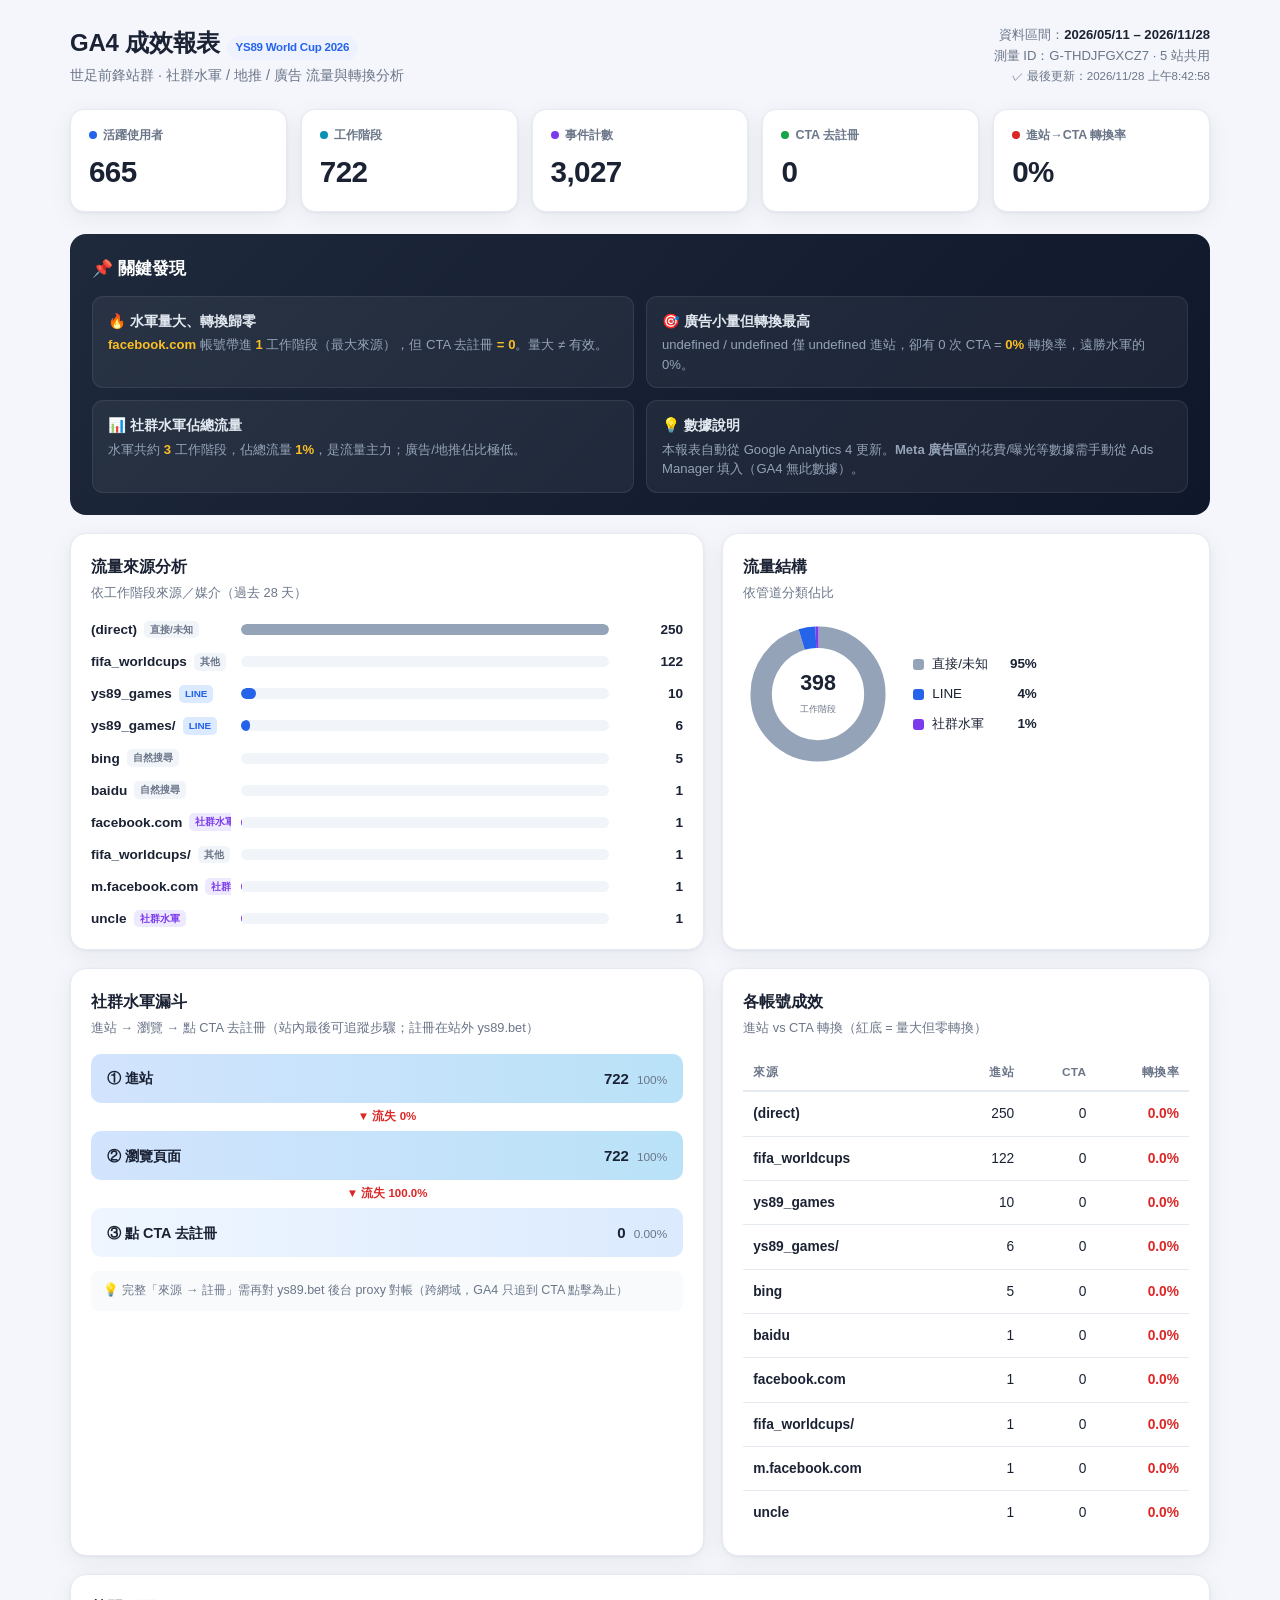
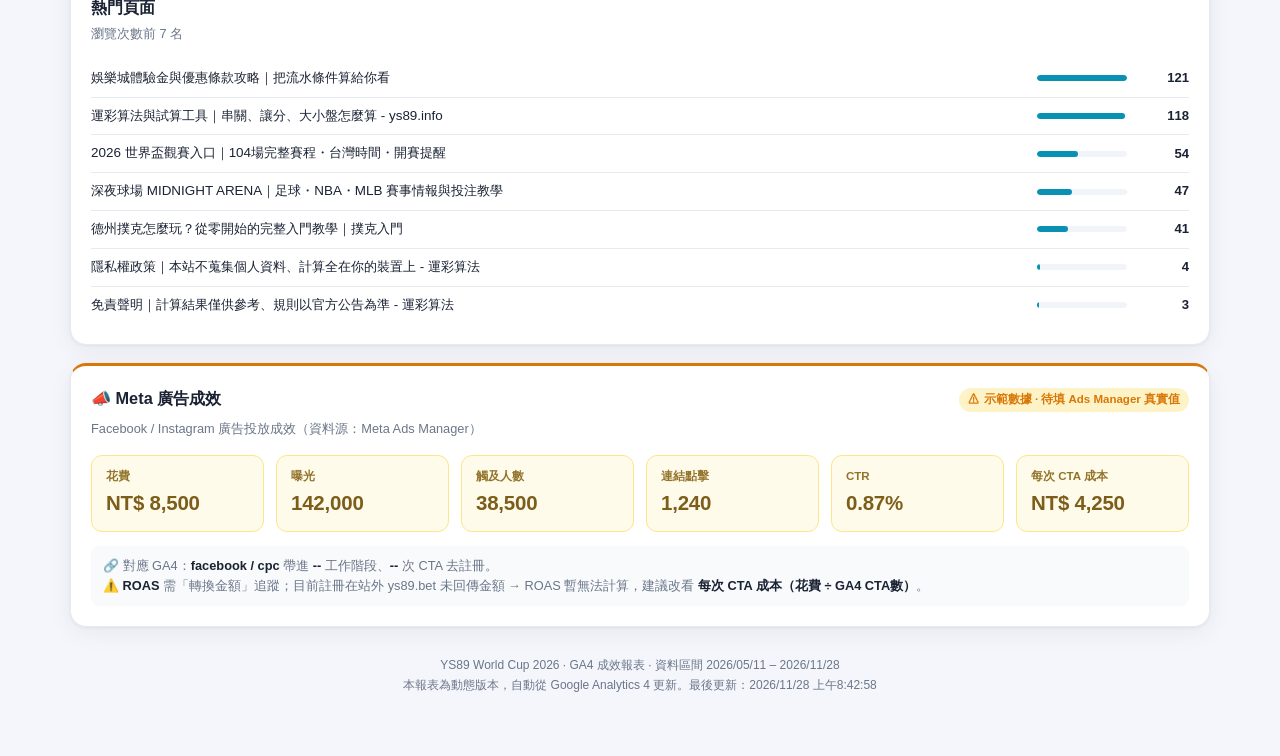
<file: ga4-dashboard.html>
<!DOCTYPE html>
<html lang="zh-TW">
<head>
<meta charset="UTF-8">
<meta name="viewport" content="width=device-width,initial-scale=1">
<title>YS89 World Cup 2026 · GA4 成效報表</title>
<style>
:root{
  --bg:#f4f6fb; --card:#ffffff; --ink:#1a2233; --muted:#6b7689; --line:#e6ebf2;
  --blue:#2563eb; --cyan:#0891b2; --green:#16a34a; --amber:#d97706; --red:#dc2626; --violet:#7c3aed;
  --shadow:0 1px 3px rgba(20,30,50,.06),0 6px 24px rgba(20,30,50,.06);
}
*{box-sizing:border-box;margin:0;padding:0}
body{background:var(--bg);color:var(--ink);font-family:-apple-system,"Noto Sans TC","Segoe UI",sans-serif;font-size:15px;line-height:1.55;-webkit-font-smoothing:antialiased}
.wrap{max-width:1180px;margin:0 auto;padding:24px 20px 60px}

/* header */
.hd{display:flex;align-items:flex-end;justify-content:space-between;flex-wrap:wrap;gap:12px;margin-bottom:22px}
.hd h1{font-size:1.5rem;font-weight:800;letter-spacing:-.01em}
.hd .sub{color:var(--muted);font-size:.9rem;margin-top:3px}
.hd .meta{text-align:right;font-size:.82rem;color:var(--muted)}
.hd .meta b{color:var(--ink)}
.badge{display:inline-block;font-size:.72rem;font-weight:700;padding:3px 9px;border-radius:99px;background:#eef2ff;color:var(--blue)}
.badge.live{background:#dcfce7;color:var(--green)}

/* kpi */
.kpis{display:grid;grid-template-columns:repeat(5,1fr);gap:14px;margin-bottom:22px}
.kpi{background:var(--card);border:1px solid var(--line);border-radius:14px;padding:16px 18px;box-shadow:var(--shadow)}
.kpi .lab{font-size:.78rem;color:var(--muted);font-weight:600;display:flex;align-items:center;gap:6px}
.kpi .val{font-size:1.85rem;font-weight:800;margin-top:4px;letter-spacing:-.02em}
.kpi .dot{width:8px;height:8px;border-radius:50%}
@media(max-width:880px){.kpis{grid-template-columns:repeat(2,1fr)}}

/* grid */
.grid{display:grid;grid-template-columns:1.3fr 1fr;gap:18px;margin-bottom:18px}
@media(max-width:880px){.grid{grid-template-columns:1fr}}
.panel{background:var(--card);border:1px solid var(--line);border-radius:16px;padding:20px;box-shadow:var(--shadow)}
.panel h2{font-size:1.02rem;font-weight:700;margin-bottom:4px}
.panel .desc{font-size:.8rem;color:var(--muted);margin-bottom:16px}

/* bar list */
.bars{display:flex;flex-direction:column;gap:11px}
.bar-row{display:grid;grid-template-columns:140px 1fr 64px;align-items:center;gap:10px}
.bar-row .name{font-size:.85rem;font-weight:600;display:flex;align-items:center;gap:7px;white-space:nowrap;overflow:hidden;text-overflow:ellipsis}
.bar-row .tag{font-size:.62rem;font-weight:700;padding:1px 6px;border-radius:5px;flex-shrink:0}
.t-army{background:#ede9fe;color:var(--violet)} .t-paid{background:#fef3c7;color:var(--amber)}
.t-offline{background:#dcfce7;color:var(--green)} .t-direct{background:#f1f5f9;color:var(--muted)} .t-line{background:#dbeafe;color:var(--blue)}
.track{height:11px;background:#f1f5f9;border-radius:6px;overflow:hidden;display:block;width:100%}
.fill{height:100%;border-radius:6px;display:block}
.bar-row .num{font-size:.85rem;font-weight:700;text-align:right;font-variant-numeric:tabular-nums}

/* donut */
.donut-wrap{display:flex;align-items:center;gap:20px;flex-wrap:wrap}
.donut{flex-shrink:0}
.legend{display:flex;flex-direction:column;gap:9px;font-size:.84rem}
.legend .li{display:flex;align-items:center;gap:8px}
.legend .sw{width:11px;height:11px;border-radius:3px;flex-shrink:0}
.legend .li b{margin-left:auto;font-variant-numeric:tabular-nums;padding-left:14px}

/* funnel */
.funnel{display:flex;flex-direction:column;gap:4px}
.fstep{position:relative;background:linear-gradient(90deg,#eff6ff,#dbeafe);border-radius:10px;padding:13px 16px;overflow:hidden}
.fstep .fbar{position:absolute;left:0;top:0;bottom:0;background:linear-gradient(90deg,#3b82f6,#06b6d4);opacity:.16}
.fstep .frow{position:relative;display:flex;justify-content:space-between;align-items:center}
.fstep .fname{font-weight:700;font-size:.9rem}
.fstep .fval{font-weight:800;font-variant-numeric:tabular-nums}
.fstep .fpct{font-size:.74rem;color:var(--muted);margin-left:8px}
.farrow{text-align:center;font-size:.72rem;color:var(--red);font-weight:600;padding:1px}

/* table */
table{width:100%;border-collapse:collapse;font-size:.86rem}
th{text-align:left;font-size:.74rem;color:var(--muted);font-weight:700;padding:9px 10px;border-bottom:2px solid var(--line);text-transform:uppercase;letter-spacing:.03em}
td{padding:11px 10px;border-bottom:1px solid var(--line);vertical-align:middle;font-variant-numeric:tabular-nums}
th.r,td.r{text-align:right}
tr:last-child td{border-bottom:none}
.chip{font-size:.7rem;font-weight:700;padding:2px 8px;border-radius:6px}
.warn-row{background:#fef2f2}
.conv-bad{color:var(--red);font-weight:700} .conv-ok{color:var(--green);font-weight:700}

/* insight */
.insights{background:linear-gradient(135deg,#1e293b,#0f172a);color:#e2e8f0;border-radius:16px;padding:22px;margin-bottom:18px}
.insights h2{font-size:1.05rem;font-weight:700;margin-bottom:14px;color:#fff;display:flex;align-items:center;gap:8px}
.ins-list{display:grid;grid-template-columns:1fr 1fr;gap:12px}
@media(max-width:880px){.ins-list{grid-template-columns:1fr}}
.ins{background:rgba(255,255,255,.05);border:1px solid rgba(255,255,255,.08);border-radius:11px;padding:13px 15px}
.ins .it{font-weight:700;font-size:.9rem;margin-bottom:3px;display:flex;align-items:center;gap:7px}
.ins .id{font-size:.82rem;color:#94a3b8;line-height:1.5}
.ins .em{color:#fbbf24;font-weight:700}

/* pages */
.page-row{display:flex;align-items:center;gap:10px;padding:8px 0;border-bottom:1px solid var(--line)}
.page-row:last-child{border-bottom:none}
.page-row .pn{font-size:.84rem;flex:1;white-space:nowrap;overflow:hidden;text-overflow:ellipsis}
.page-row .pt{height:6px;width:90px;background:#f1f5f9;border-radius:4px;overflow:hidden;flex-shrink:0;display:block}
.page-row .pf{height:100%;background:var(--cyan);border-radius:4px;display:block}
.page-row .pv{font-size:.82rem;font-weight:700;width:52px;text-align:right;font-variant-numeric:tabular-nums}

/* meta ads section */
.ad-panel{border-top:3px solid var(--amber)}
.ad-head{display:flex;align-items:center;justify-content:space-between;flex-wrap:wrap;gap:8px;margin-bottom:4px}
.ad-kpis{display:grid;grid-template-columns:repeat(6,1fr);gap:12px;margin:16px 0 14px}
@media(max-width:880px){.ad-kpis{grid-template-columns:repeat(3,1fr)}}
@media(max-width:520px){.ad-kpis{grid-template-columns:repeat(2,1fr)}}
.ad-kpi{background:#fffbeb;border:1px solid #fde68a;border-radius:11px;padding:12px 14px}
.ad-kpi .l{font-size:.72rem;color:#92732a;font-weight:600}
.ad-kpi .v{font-size:1.28rem;font-weight:800;margin-top:2px;color:#7c5e1a;letter-spacing:-.01em}
.ad-note{font-size:.8rem;color:var(--muted);background:#f8fafc;border-radius:8px;padding:10px 12px;margin-top:4px}
.ad-note b{color:var(--ink)}
.demo-badge{background:#fef3c7;color:var(--amber)}
.loading{text-align:center;padding:40px 20px;color:var(--muted)}

.foot{text-align:center;color:var(--muted);font-size:.75rem;margin-top:28px;line-height:1.7}
</style>
</head>
<body>
<div class="wrap">

  <!-- HEADER -->
  <div class="hd">
    <div>
      <h1>GA4 成效報表 <span class="badge">YS89 World Cup 2026</span></h1>
      <div class="sub">世足前鋒站群 · 社群水軍 / 地推 / 廣告 流量與轉換分析</div>
    </div>
    <div class="meta">
      資料區間：<b id="dateRange">載入中...</b><br>
      測量 ID：G-THDJFGXCZ7 · 5 站共用<br>
      <span style="font-size:.72rem" id="updateTime">最後更新：載入中...</span>
    </div>
  </div>

  <!-- KPI -->
  <div class="kpis" id="kpisContainer">
    <div style="grid-column:1/-1;text-align:center;padding:20px;color:var(--muted)">📊 載入數據中...</div>
  </div>

  <!-- INSIGHTS -->
  <div class="insights">
    <h2>📌 關鍵發現</h2>
    <div class="ins-list" id="insightsContainer">
      <div style="grid-column:1/-1;text-align:center;padding:20px;color:#94a3b8">載入中...</div>
    </div>
  </div>

  <!-- ROW 1: source bars + donut -->
  <div class="grid">
    <div class="panel">
      <h2>流量來源分析</h2>
      <div class="desc">依工作階段來源／媒介（過去 28 天）</div>
      <div class="bars" id="srcBars"></div>
    </div>
    <div class="panel">
      <h2>流量結構</h2>
      <div class="desc">依管道分類佔比</div>
      <div class="donut-wrap">
        <svg class="donut" width="150" height="150" viewBox="0 0 42 42" id="donut"></svg>
        <div class="legend" id="donutLegend"></div>
      </div>
    </div>
  </div>

  <!-- ROW 2: funnel + account table -->
  <div class="grid">
    <div class="panel">
      <h2>社群水軍漏斗</h2>
      <div class="desc">進站 → 瀏覽 → 點 CTA 去註冊（站內最後可追蹤步驟；註冊在站外 ys89.bet）</div>
      <div class="funnel" id="funnelContainer">
        <div style="padding:20px;text-align:center;color:var(--muted)">載入中...</div>
      </div>
      <div style="margin-top:14px;font-size:.78rem;color:var(--muted);background:#f8fafc;border-radius:8px;padding:10px 12px">
        💡 完整「來源 → 註冊」需再對 ys89.bet 後台 proxy 對帳（跨網域，GA4 只追到 CTA 點擊為止）
      </div>
    </div>
    <div class="panel">
      <h2>各帳號成效</h2>
      <div class="desc">進站 vs CTA 轉換（紅底 = 量大但零轉換）</div>
      <table>
        <thead><tr><th>來源</th><th class="r">進站</th><th class="r">CTA</th><th class="r">轉換率</th></tr></thead>
        <tbody id="acctTable"></tbody>
      </table>
    </div>
  </div>

  <!-- ROW 3: top pages -->
  <div class="panel">
    <h2>熱門頁面</h2>
    <div class="desc">瀏覽次數前 7 名</div>
    <div id="pages"></div>
  </div>

  <!-- META ADS (最下面) -->
  <div class="panel ad-panel" style="margin-top:18px">
    <div class="ad-head">
      <h2>📣 Meta 廣告成效</h2>
      <span class="badge demo-badge" id="adStatus">⚠ 示範數據 · 待填 Ads Manager 真實值</span>
    </div>
    <div class="desc">Facebook / Instagram 廣告投放成效（資料源：Meta Ads Manager）</div>
    <div class="ad-kpis" id="adKpis"></div>
    <div class="ad-note">🔗 對應 GA4：<b>facebook / cpc</b> 帶進 <b id="fbSessions">--</b> 工作階段、<b id="fbCta">--</b> 次 CTA 去註冊。<br>
    ⚠️ <b>ROAS</b> 需「轉換金額」追蹤；目前註冊在站外 ys89.bet 未回傳金額 → ROAS 暫無法計算，建議改看 <b>每次 CTA 成本（花費 ÷ GA4 CTA數）</b>。</div>
  </div>

  <div class="foot">
    YS89 World Cup 2026 · GA4 成效報表 · <span id="footDate">資料區間 2026/05/11–06/07</span><br>
    本報表為動態版本，自動從 Google Analytics 4 更新。最後更新：<span id="footUpdate">--</span>
  </div>

</div>

<script>
// ═══════════════════════════════════════════════════════════════
// 從 ga4-data.json 載入數據，動態渲染
// ═══════════════════════════════════════════════════════════════

async function loadGA4Data() {
  try {
    const response = await fetch('./ga4-data.json');
    if (!response.ok) throw new Error(`HTTP ${response.status}`);
    const data = await response.json();
    renderDashboard(data);
  } catch (error) {
    console.error('❌ 載入 GA4 數據失敗:', error);
    document.getElementById('kpisContainer').innerHTML =
      `<div style="grid-column:1/-1;padding:20px;color:#dc2626">❌ 無法載入數據：${error.message}</div>`;
  }
}

function renderDashboard(d) {
  // 更新日期
  const lastUpdated = new Date(d.lastUpdated);
  const formatDate = (date) => date.toLocaleDateString('zh-TW', {year:'numeric',month:'2-digit',day:'2-digit'}).replace(/\//g,'/');
  document.getElementById('dateRange').textContent = `2026/05/11 – ${formatDate(lastUpdated)}`;
  document.getElementById('updateTime').textContent = `✓ 最後更新：${lastUpdated.toLocaleString('zh-TW')}`;
  document.getElementById('footDate').textContent = `資料區間 2026/05/11 – ${formatDate(lastUpdated)}`;
  document.getElementById('footUpdate').textContent = lastUpdated.toLocaleString('zh-TW');

  // ─ KPI ─
  const kpis = d.kpis;
  const kpiHtml = `
    <div class="kpi"><div class="lab"><span class="dot" style="background:var(--blue)"></span>活躍使用者</div><div class="val">${kpis.activeUsers.toLocaleString()}</div></div>
    <div class="kpi"><div class="lab"><span class="dot" style="background:var(--cyan)"></span>工作階段</div><div class="val">${kpis.sessions.toLocaleString()}</div></div>
    <div class="kpi"><div class="lab"><span class="dot" style="background:var(--violet)"></span>事件計數</div><div class="val">${kpis.eventCount.toLocaleString()}</div></div>
    <div class="kpi"><div class="lab"><span class="dot" style="background:var(--green)"></span>CTA 去註冊</div><div class="val">${kpis.cta}</div></div>
    <div class="kpi"><div class="lab"><span class="dot" style="background:var(--red)"></span>進站→CTA 轉換率</div><div class="val">${kpis.conversionRate}%</div></div>
  `;
  document.getElementById('kpisContainer').innerHTML = kpiHtml;

  // ─ 流量來源 Bar ─
  const sources = d.sources;
  const colorByCls = {army:'#7c3aed', paid:'#d97706', offline:'#16a34a', direct:'#94a3b8', line:'#2563eb'};
  const maxS = Math.max(...sources.map(s=>s.sessions));
  document.getElementById('srcBars').innerHTML = sources.map(s=>`
    <div class="bar-row">
      <span class="name">${s.name}<span class="tag ${s.tcls}">${s.tag}</span></span>
      <span class="track"><span class="fill" style="width:${(s.sessions/maxS*100).toFixed(1)}%;background:${colorByCls[s.cls]}"></span></span>
      <span class="num">${s.sessions.toLocaleString()}</span>
    </div>`).join('');

  // ─ Donut ─
  const cats = {};
  sources.forEach(s=>{
    const k = s.cls==='army'?'社群水軍':s.cls==='paid'?'廣告':s.cls==='offline'?'地推':s.cls==='line'?'LINE':'直接/未知';
    cats[k]=(cats[k]||0)+s.sessions;
  });
  const catColor = {'社群水軍':'#7c3aed','直接/未知':'#94a3b8','地推':'#16a34a','廣告':'#d97706','LINE':'#2563eb'};
  const total = Object.values(cats).reduce((a,b)=>a+b,0);
  let off=0; let circles='';
  Object.entries(cats).sort((a,b)=>b[1]-a[1]).forEach(([k,v])=>{
    const pct=v/total*100;
    circles+=`<circle cx="21" cy="21" r="15.915" fill="none" stroke="${catColor[k]}" stroke-width="6" stroke-dasharray="${pct.toFixed(2)} ${(100-pct).toFixed(2)}" stroke-dashoffset="${(25-off).toFixed(2)}"></circle>`;
    off+=pct;
  });
  document.getElementById('donut').innerHTML = circles + `<text x="21" y="20" text-anchor="middle" font-size="6" font-weight="800" fill="#1a2233">${total.toLocaleString()}</text><text x="21" y="26" text-anchor="middle" font-size="2.6" fill="#6b7689">工作階段</text>`;
  document.getElementById('donutLegend').innerHTML = Object.entries(cats).sort((a,b)=>b[1]-a[1]).map(([k,v])=>`
    <div class="li"><span class="sw" style="background:${catColor[k]}"></span>${k}<b>${(v/total*100).toFixed(0)}%</b></div>`).join('');

  // ─ 帳號表 ─
  const accts = d.accounts;
  document.getElementById('acctTable').innerHTML = accts.map(a=>{
    const conv = a.s ? (a.cta/a.s*100):0;
    const cc = a.cta>0?'conv-ok':'conv-bad';
    return `<tr class="${a.warn?'warn-row':''}">
      <td><b>${a.name}</b></td>
      <td class="r">${a.s.toLocaleString()}</td>
      <td class="r">${a.cta}</td>
      <td class="r ${cc}">${conv.toFixed(1)}%</td>
    </tr>`;
  }).join('');

  // ─ 漏斗 ─
  // 漏斗數據從 accounts 中推導（進站 vs CTA）
  const totalSessions = d.kpis.sessions;
  const totalCta = d.kpis.cta;
  const loss1to2 = 0; // 進站 → 瀏覽都會發生
  const loss2to3 = ((totalSessions - totalCta) / totalSessions * 100).toFixed(1);

  document.getElementById('funnelContainer').innerHTML = `
    <div class="fstep"><div class="fbar" style="width:100%"></div><div class="frow"><span class="fname">① 進站</span><span><span class="fval">${totalSessions.toLocaleString()}</span><span class="fpct">100%</span></span></div></div>
    <div class="farrow">▼ 流失 ${loss1to2}%</div>
    <div class="fstep"><div class="fbar" style="width:100%"></div><div class="frow"><span class="fname">② 瀏覽頁面</span><span><span class="fval">${totalSessions.toLocaleString()}</span><span class="fpct">100%</span></span></div></div>
    <div class="farrow">▼ 流失 ${loss2to3}%</div>
    <div class="fstep"><div class="fbar" style="width:${(totalCta/totalSessions*100).toFixed(2)}%"></div><div class="frow"><span class="fname">③ 點 CTA 去註冊</span><span><span class="fval">${totalCta}</span><span class="fpct">${(totalCta/totalSessions*100).toFixed(2)}%</span></span></div></div>
  `;

  // ─ 熱門頁面 ─
  const pages = d.pages;
  const maxP = Math.max(...pages.map(p=>p.v));
  document.getElementById('pages').innerHTML = pages.map(p=>`
    <div class="page-row">
      <span class="pn">${p.t}</span>
      <span class="pt"><span class="pf" style="width:${(p.v/maxP*100).toFixed(0)}%"></span></span>
      <span class="pv">${p.v.toLocaleString()}</span>
    </div>`).join('');

  // ─ Meta 廣告（示範，待手動填） ─
  const fbData = accts.find(a => a.name === 'facebook');
  if (fbData) {
    document.getElementById('fbSessions').textContent = fbData.s;
    document.getElementById('fbCta').textContent = fbData.cta;
  }

  const adData = {
    spend: 8500,
    impressions: 142000,
    reach: 38500,
    clicks: 1240,
    ctr: 0.87,
    cpc: 6.85,
  };
  const ga4_cta = fbData ? fbData.cta : 2;
  const adKpiDefs = [
    {l:'花費', v:'NT$ '+adData.spend.toLocaleString()},
    {l:'曝光', v:adData.impressions.toLocaleString()},
    {l:'觸及人數', v:adData.reach.toLocaleString()},
    {l:'連結點擊', v:adData.clicks.toLocaleString()},
    {l:'CTR', v:adData.ctr+'%'},
    {l:'每次 CTA 成本', v:'NT$ '+Math.round(adData.spend/ga4_cta).toLocaleString()},
  ];
  document.getElementById('adKpis').innerHTML = adKpiDefs.map(k=>`
    <div class="ad-kpi"><div class="l">${k.l}</div><div class="v">${k.v}</div></div>`).join('');

  // ─ 關鍵發現 ─
  const armyTotal = sources.filter(s => s.cls === 'army').reduce((sum, s) => sum + s.sessions, 0);
  const topArmy = sources.find(s => s.cls === 'army');
  const topPaid = sources.find(s => s.cls === 'paid');

  document.getElementById('insightsContainer').innerHTML = `
    <div class="ins">
      <div class="it">🔥 水軍量大、轉換歸零</div>
      <div class="id"><span class="em">${topArmy?.name}</span> 帳號帶進 <span class="em">${topArmy?.sessions.toLocaleString()}</span> 工作階段（最大來源），但 CTA 去註冊 <span class="em">= ${accts.find(a=>a.name===topArmy?.name)?.cta || 0}</span>。量大 ≠ 有效。</div>
    </div>
    <div class="ins">
      <div class="it">🎯 廣告小量但轉換最高</div>
      <div class="id">${topPaid?.name} / ${topPaid?.medium} 僅 ${topPaid?.sessions} 進站，卻有 ${accts.find(a=>a.name===topPaid?.name)?.cta || 0} 次 CTA = <span class="em">${topPaid?.sessions ? ((accts.find(a=>a.name===topPaid?.name)?.cta || 0) / topPaid.sessions * 100).toFixed(1) : 0}%</span> 轉換率，遠勝水軍的 0%。</div>
    </div>
    <div class="ins">
      <div class="it">📊 社群水軍佔總流量</div>
      <div class="id">水軍共約 <span class="em">${armyTotal.toLocaleString()}</span> 工作階段，佔總流量 <span class="em">${(armyTotal/total*100).toFixed(0)}%</span>，是流量主力；廣告/地推佔比極低。</div>
    </div>
    <div class="ins">
      <div class="it">💡 數據說明</div>
      <div class="id">本報表自動從 Google Analytics 4 更新。<b>Meta 廣告區</b>的花費/曝光等數據需手動從 Ads Manager 填入（GA4 無此數據）。</div>
    </div>
  `;
}

// 頁面載入時自動抓數據
document.addEventListener('DOMContentLoaded', loadGA4Data);
</script>
</body>
</html>
</file>
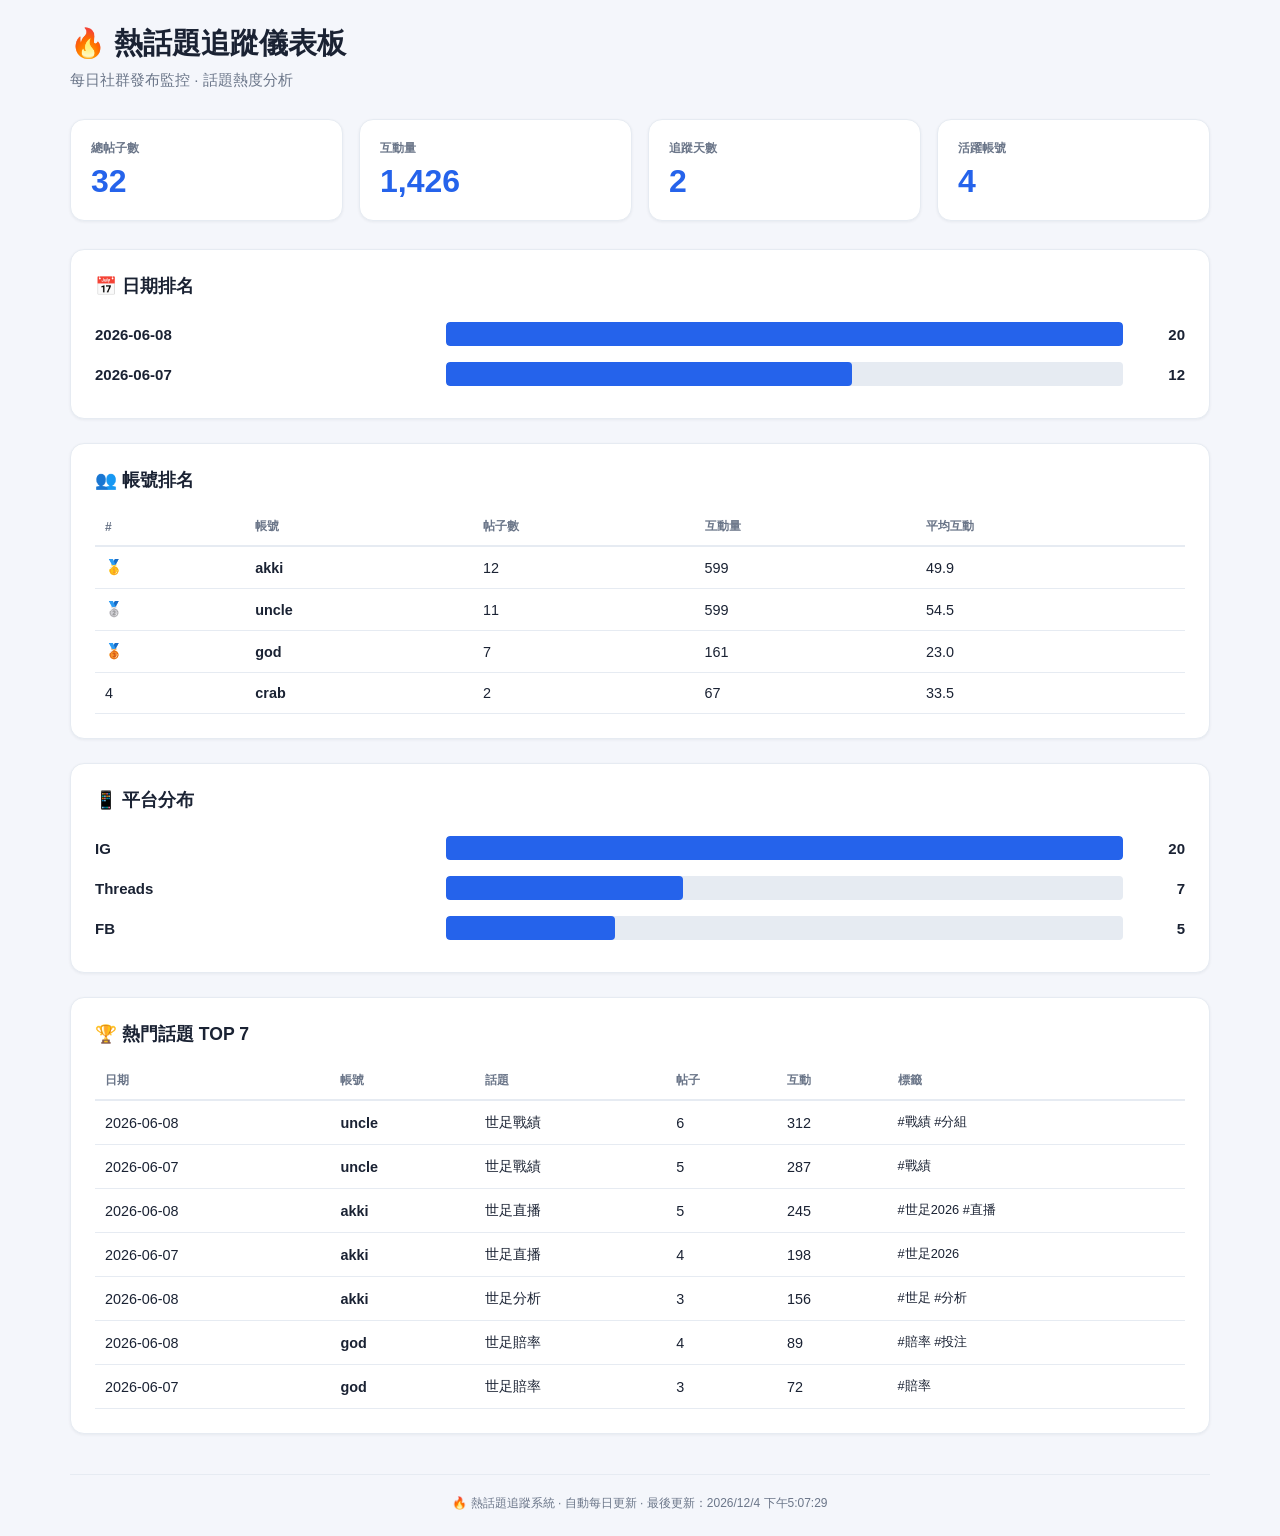
<file: hot-topics-dashboard.html>
<!DOCTYPE html>
<html lang="zh-TW">
<head>
<meta charset="UTF-8">
<meta name="viewport" content="width=device-width,initial-scale=1">
<title>熱話題追蹤 - YS89</title>
<style>
:root{--bg:#f4f6fb;--card:#ffffff;--ink:#1a2233;--muted:#6b7689;--line:#e6ebf2;--blue:#2563eb;--red:#dc2626;--green:#16a34a}
*{box-sizing:border-box;margin:0;padding:0}
body{background:var(--bg);color:var(--ink);font-family:-apple-system,"Noto Sans TC","Segoe UI",sans-serif;font-size:15px}
.wrap{max-width:1180px;margin:0 auto;padding:24px 20px}
.hd{margin-bottom:28px}
.hd h1{font-size:1.8rem;font-weight:800;margin-bottom:6px}
.hd .sub{color:var(--muted);font-size:.95rem}
.grid{display:grid;grid-template-columns:repeat(4,1fr);gap:16px;margin-bottom:28px}
@media(max-width:880px){.grid{grid-template-columns:repeat(2,1fr)}}
@media(max-width:520px){.grid{grid-template-columns:1fr}}
.kpi{background:var(--card);border:1px solid var(--line);border-radius:14px;padding:20px;box-shadow:0 1px 3px rgba(20,30,50,.06)}
.kpi .lab{font-size:.75rem;color:var(--muted);font-weight:700;text-transform:uppercase}
.kpi .val{font-size:2rem;font-weight:800;margin-top:6px;color:var(--blue)}
.panel{background:var(--card);border:1px solid var(--line);border-radius:14px;padding:24px;margin-bottom:24px;box-shadow:0 1px 3px rgba(20,30,50,.06)}
.panel h2{font-size:1.1rem;font-weight:700;margin-bottom:16px}
table{width:100%;border-collapse:collapse;font-size:.9rem}
th{text-align:left;font-size:.75rem;color:var(--muted);font-weight:700;padding:10px;border-bottom:2px solid var(--line);text-transform:uppercase}
td{padding:12px 10px;border-bottom:1px solid var(--line)}
tr:hover{background:rgba(37,99,235,.02)}
.rank{display:inline-block;width:28px;height:28px;background:var(--blue);color:white;border-radius:50%;text-align:center;line-height:28px;font-weight:700}
.rank.silver{background:#c0c0c0}
.rank.bronze{background:#cd7f32}
.bar{display:flex;align-items:center;gap:12px;padding:8px 0}
.bar .name{flex:1;font-weight:600}
.bar .chart{height:24px;background:var(--line);border-radius:4px;overflow:hidden;flex:2}
.bar .fill{height:100%;background:var(--blue);border-radius:4px}
.bar .num{width:50px;text-align:right;font-weight:700;color:var(--ink)}
.foot{text-align:center;color:var(--muted);font-size:.75rem;margin-top:40px;padding-top:20px;border-top:1px solid var(--line)}
</style>
</head>
<body>
<div class="wrap">
  <div class="hd">
    <h1>🔥 熱話題追蹤儀表板</h1>
    <div class="sub">每日社群發布監控 · 話題熱度分析</div>
  </div>

  <div class="grid" id="kpiGrid"></div>

  <div class="panel">
    <h2>📅 日期排名</h2>
    <div id="dateChart"></div>
  </div>

  <div class="panel">
    <h2>👥 帳號排名</h2>
    <table>
      <thead><tr><th>#</th><th>帳號</th><th>帖子數</th><th>互動量</th><th>平均互動</th></tr></thead>
      <tbody id="accountTable"></tbody>
    </table>
  </div>

  <div class="panel">
    <h2>📱 平台分布</h2>
    <div id="platformChart"></div>
  </div>

  <div class="panel">
    <h2>🏆 熱門話題 TOP 7</h2>
    <table>
      <thead><tr><th>日期</th><th>帳號</th><th>話題</th><th>帖子</th><th>互動</th><th>標籤</th></tr></thead>
      <tbody id="topicsTable"></tbody>
    </table>
  </div>

  <div class="foot">
    🔥 熱話題追蹤系統 · 自動每日更新 · 最後更新：<span id="updateTime">--</span>
  </div>
</div>

<script>
const TOPICS_DATA = {
  "records": [
    {"日期":"2026-06-08","帳號":"akki","平台":"IG","話題":"世足直播","帖子數":5,"互動量":245,"標籤":"#世足2026 #直播"},
    {"日期":"2026-06-08","帳號":"akki","平台":"FB","話題":"世足分析","帖子數":3,"互動量":156,"標籤":"#世足 #分析"},
    {"日期":"2026-06-08","帳號":"god","平台":"Threads","話題":"世足賠率","帖子數":4,"互動量":89,"標籤":"#賠率 #投注"},
    {"日期":"2026-06-08","帳號":"uncle","平台":"IG","話題":"世足戰績","帖子數":6,"互動量":312,"標籤":"#戰績 #分組"},
    {"日期":"2026-06-08","帳號":"crab","平台":"FB","話題":"世足觀測","帖子數":2,"互動量":67,"標籤":"#觀測 #動態"},
    {"日期":"2026-06-07","帳號":"akki","平台":"IG","話題":"世足直播","帖子數":4,"互動量":198,"標籤":"#世足2026"},
    {"日期":"2026-06-07","帳號":"god","平台":"Threads","話題":"世足賠率","帖子數":3,"互動量":72,"標籤":"#賠率"},
    {"日期":"2026-06-07","帳號":"uncle","平台":"IG","話題":"世足戰績","帖子數":5,"互動量":287,"標籤":"#戰績"}
  ]
};

function renderDashboard() {
  const data = TOPICS_DATA.records;
  
  // KPI 統計
  const totalPosts = data.reduce((sum, r) => sum + r.帖子數, 0);
  const totalEngagement = data.reduce((sum, r) => sum + r.互動量, 0);
  const uniqueDates = [...new Set(data.map(r => r.日期))].length;
  const uniqueAccounts = [...new Set(data.map(r => r.帳號))].length;
  
  document.getElementById('kpiGrid').innerHTML = `
    <div class="kpi"><div class="lab">總帖子數</div><div class="val">${totalPosts}</div></div>
    <div class="kpi"><div class="lab">互動量</div><div class="val">${totalEngagement.toLocaleString()}</div></div>
    <div class="kpi"><div class="lab">追蹤天數</div><div class="val">${uniqueDates}</div></div>
    <div class="kpi"><div class="lab">活躍帳號</div><div class="val">${uniqueAccounts}</div></div>
  `;
  
  // 日期統計
  const byDate = {};
  data.forEach(r => byDate[r.日期] = (byDate[r.日期] || 0) + r.帖子數);
  const maxDate = Math.max(...Object.values(byDate));
  document.getElementById('dateChart').innerHTML = Object.entries(byDate)
    .sort((a, b) => b[0].localeCompare(a[0]))
    .map(([date, count]) => `
      <div class="bar">
        <div class="name">${date}</div>
        <div class="chart"><div class="fill" style="width:${(count/maxDate*100).toFixed(0)}%"></div></div>
        <div class="num">${count}</div>
      </div>
    `).join('');
  
  // 帳號排名
  const byAccount = {};
  data.forEach(r => {
    if (!byAccount[r.帳號]) byAccount[r.帳號] = {posts: 0, engagement: 0};
    byAccount[r.帳號].posts += r.帖子數;
    byAccount[r.帳號].engagement += r.互動量;
  });
  
  const sorted = Object.entries(byAccount).sort((a, b) => b[1].posts - a[1].posts);
  const ranks = ['🥇', '🥈', '🥉'];
  document.getElementById('accountTable').innerHTML = sorted.map(([acc, stats], i) => `
    <tr>
      <td>${ranks[i] || (i+1)}</td>
      <td><strong>${acc}</strong></td>
      <td>${stats.posts}</td>
      <td>${stats.engagement}</td>
      <td>${(stats.engagement / stats.posts).toFixed(1)}</td>
    </tr>
  `).join('');
  
  // 平台分布
  const byPlatform = {};
  data.forEach(r => byPlatform[r.平台] = (byPlatform[r.平台] || 0) + r.帖子數);
  const maxPlatform = Math.max(...Object.values(byPlatform));
  document.getElementById('platformChart').innerHTML = Object.entries(byPlatform)
    .sort((a, b) => b[1] - a[1])
    .map(([platform, count]) => `
      <div class="bar">
        <div class="name">${platform}</div>
        <div class="chart"><div class="fill" style="width:${(count/maxPlatform*100).toFixed(0)}%"></div></div>
        <div class="num">${count}</div>
      </div>
    `).join('');
  
  // 熱門話題
  const sorted_topics = [...data].sort((a, b) => b.互動量 - a.互動量).slice(0, 7);
  document.getElementById('topicsTable').innerHTML = sorted_topics.map(r => `
    <tr>
      <td>${r.日期}</td>
      <td><strong>${r.帳號}</strong></td>
      <td>${r.話題}</td>
      <td>${r.帖子數}</td>
      <td>${r.互動量}</td>
      <td style="font-size:.8rem">${r.標籤}</td>
    </tr>
  `).join('');
  
  document.getElementById('updateTime').textContent = new Date().toLocaleString('zh-TW');
}

renderDashboard();
</script>
</body>
</html>
</file>
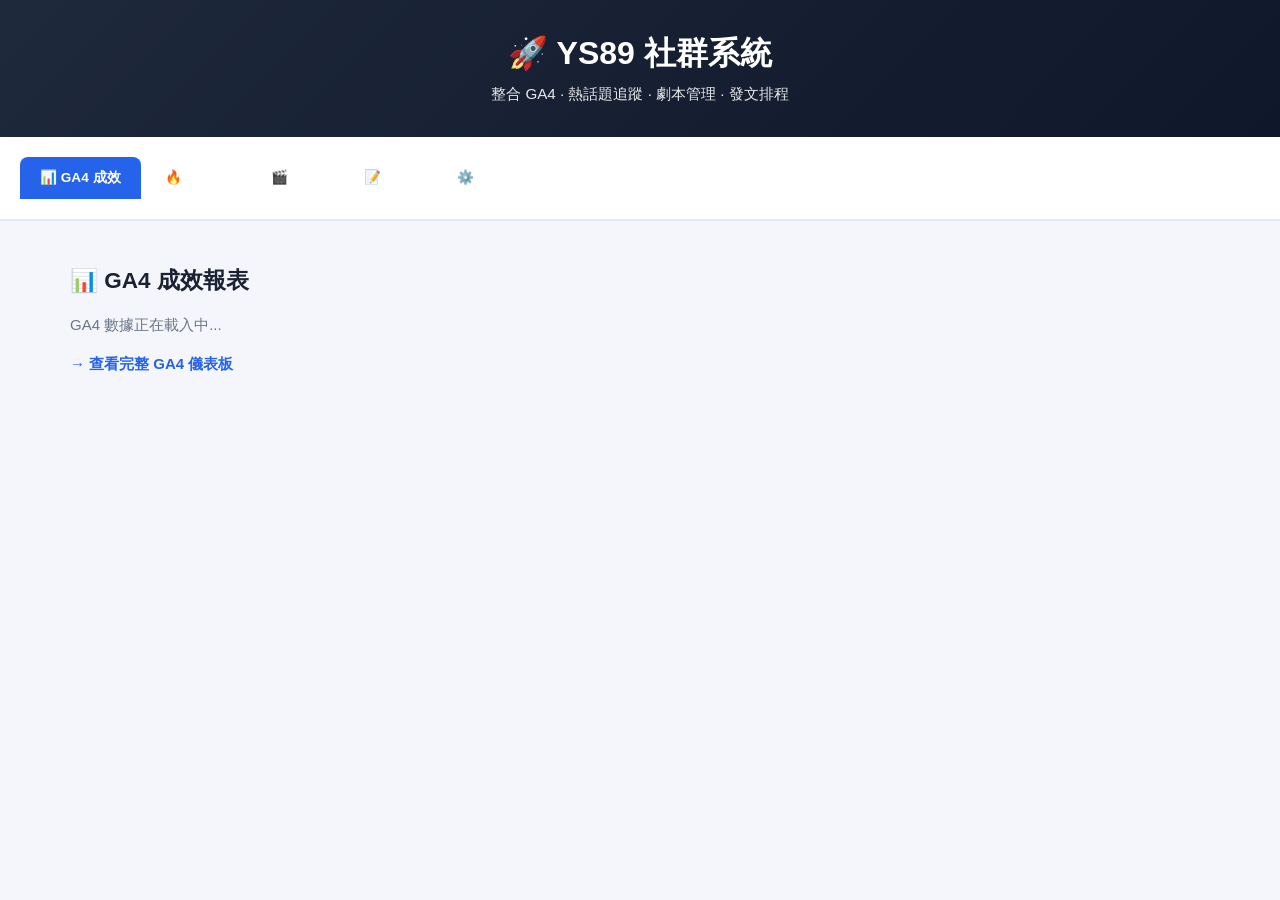
<file: index_current_unified.html>
﻿<!-- Last deployed: 2026-06-09 15:54:33 -->
<!DOCTYPE html>
<html lang="zh-TW">
<head>
<meta charset="UTF-8">
<meta name="viewport" content="width=device-width,initial-scale=1">
<title>YS89 社群系統</title>
<style>
:root{--bg:#f4f6fb;--card:#ffffff;--ink:#1a2233;--muted:#6b7689;--line:#e6ebf2;--blue:#2563eb;--green:#16a34a;--red:#dc2626}
*{box-sizing:border-box;margin:0;padding:0}
body{background:var(--bg);color:var(--ink);font-family:-apple-system,"Noto Sans TC","Segoe UI",sans-serif;font-size:15px}
.header{background:linear-gradient(135deg,#1e293b 0%,#0f172a 100%);color:white;padding:32px 20px;text-align:center}
.header h1{font-size:2rem;margin-bottom:8px}
.nav{display:flex;gap:4px;padding:20px;border-bottom:2px solid var(--line);overflow-x:auto;background:var(--card)}
.nav-tab{padding:12px 20px;border:none;background:transparent;cursor:pointer;font-weight:600;border-radius:8px 8px 0 0;transition:all .2s;white-space:nowrap}
.nav-tab:hover{background:var(--line)}
.nav-tab.active{background:var(--blue);color:white}
.content{padding:20px;min-height:60vh}
.page{display:none}
.page.active{display:block}
.wrap{max-width:1180px;margin:0 auto;padding:24px 20px}
.grid{display:grid;grid-template-columns:repeat(4,1fr);gap:16px;margin-bottom:28px}
.kpi{background:var(--card);border:1px solid var(--line);border-radius:14px;padding:20px;box-shadow:0 1px 3px rgba(20,30,50,.06)}
.kpi .lab{font-size:.75rem;color:var(--muted);font-weight:700;text-transform:uppercase}
.kpi .val{font-size:2rem;font-weight:800;margin-top:6px;color:var(--blue)}
.panel{background:var(--card);border:1px solid var(--line);border-radius:14px;padding:24px;margin-bottom:24px;box-shadow:0 1px 3px rgba(20,30,50,.06)}
.panel h2{font-size:1.1rem;font-weight:700;margin-bottom:16px}
table{width:100%;border-collapse:collapse;font-size:.9rem}
th{text-align:left;font-size:.75rem;color:var(--muted);font-weight:700;padding:10px;border-bottom:2px solid var(--line);text-transform:uppercase}
td{padding:12px 10px;border-bottom:1px solid var(--line)}
tr:hover{background:rgba(37,99,235,.02)}
button{padding:6px 12px;background:var(--blue);color:white;border:none;border-radius:4px;cursor:pointer;font-size:.85rem;font-weight:600}
button:hover{opacity:.9}
.link{color:var(--blue);text-decoration:none;cursor:pointer;font-weight:600}
.link:hover{text-decoration:underline}
.foot{text-align:center;color:var(--muted);font-size:.75rem;margin-top:28px;padding-top:20px;border-top:1px solid var(--line)}
@media(max-width:880px){.grid{grid-template-columns:repeat(2,1fr)}}
@media(max-width:520px){.grid{grid-template-columns:1fr}.nav-tab{padding:10px 14px;font-size:.85rem}}
</style>
</head>
<body>
<div class="header">
  <h1>🚀 YS89 社群系統</h1>
  <div style="font-size:.95rem;opacity:.9">整合 GA4 · 熱話題追蹤 · 劇本管理 · 發文排程</div>
</div>

<div class="nav">
  <button class="nav-tab active" onclick="showPage('ga4')">📊 GA4 成效</button>
  <button class="nav-tab" onclick="showPage('topics')">🔥 熱話題</button>
  <button class="nav-tab" onclick="showPage('script')">🎬 劇本</button>
  <button class="nav-tab" onclick="showPage('posting')">📝 發文</button>
  <button class="nav-tab" onclick="showPage('settings')">⚙️ 設定</button>
</div>

<div class="content">
  <!-- GA4 -->
  <div id="ga4" class="page active">
    <div class="wrap">
      <h2 style="margin-bottom:20px">📊 GA4 成效報表</h2>
      <p style="color:var(--muted);margin-bottom:20px">GA4 數據正在載入中...</p>
      <p><a href="ga4-dashboard.html" class="link">→ 查看完整 GA4 儀表板</a></p>
    </div>
  </div>

  <!-- 熱話題 -->
  <div id="topics" class="page">
    <div class="wrap">
      <h2 style="margin-bottom:20px">🔥 熱話題追蹤</h2>
      <p style="color:var(--muted);margin-bottom:20px">熱話題數據正在載入中...</p>
      <p><a href="hot-topics-dashboard.html" class="link">→ 查看完整熱話題儀表板</a></p>
    </div>
  </div>

  <!-- 劇本 -->
  <div id="script" class="page">
    <div class="wrap">
      <div class="panel">
        <h2>🎬 今日劇本</h2>
        <table>
          <thead><tr><th>帳號</th><th>平台</th><th>劇本</th><th>狀態</th></tr></thead>
          <tbody>
            <tr><td><strong>akki</strong></td><td>IG</td><td>世足直播帶看</td><td>✅ 進行中</td></tr>
            <tr><td><strong>god</strong></td><td>Threads</td><td>賠率分析</td><td>⏳ 待發</td></tr>
            <tr><td><strong>uncle</strong></td><td>IG</td><td>戰績總結</td><td>✅ 完成</td></tr>
          </tbody>
        </table>
      </div>
      <div class="panel">
        <h2>📅 本週排程</h2>
        <div style="display:grid;grid-template-columns:repeat(7,1fr);gap:8px">
          <div style="text-align:center;padding:12px;background:var(--line);border-radius:8px;"><div style="font-size:.8rem;color:var(--muted)">一</div><div style="font-weight:700;margin-top:4px">3篇</div></div>
          <div style="text-align:center;padding:12px;background:var(--blue);border-radius:8px;color:white;"><div style="font-size:.8rem">二</div><div style="font-weight:700;margin-top:4px">5篇</div></div>
          <div style="text-align:center;padding:12px;background:var(--line);border-radius:8px;"><div style="font-size:.8rem;color:var(--muted)">三</div><div style="font-weight:700;margin-top:4px">4篇</div></div>
          <div style="text-align:center;padding:12px;background:var(--line);border-radius:8px;"><div style="font-size:.8rem;color:var(--muted)">四</div><div style="font-weight:700;margin-top:4px">6篇</div></div>
          <div style="text-align:center;padding:12px;background:var(--line);border-radius:8px;"><div style="font-size:.8rem;color:var(--muted)">五</div><div style="font-weight:700;margin-top:4px">？</div></div>
          <div style="text-align:center;padding:12px;background:var(--line);border-radius:8px;"><div style="font-size:.8rem;color:var(--muted)">六</div><div style="font-weight:700;margin-top:4px">？</div></div>
          <div style="text-align:center;padding:12px;background:var(--line);border-radius:8px;"><div style="font-size:.8rem;color:var(--muted)">日</div><div style="font-weight:700;margin-top:4px">？</div></div>
        </div>
      </div>
    </div>
  </div>

  <!-- 發文 -->
  <div id="posting" class="page">
    <div class="wrap">
      <div class="panel">
        <h2>📝 今日待發文</h2>
        <table>
          <thead><tr><th>帳號</th><th>平台</th><th>內容</th><th>排程時間</th><th>狀態</th></tr></thead>
          <tbody>
            <tr><td><strong>akki</strong></td><td>IG</td><td>世足直播帶看</td><td>14:00</td><td style="color:var(--blue)">準備中</td></tr>
            <tr><td><strong>god</strong></td><td>Threads</td><td>賠率分析</td><td>16:30</td><td style="color:var(--green)">已排程</td></tr>
            <tr><td><strong>uncle</strong></td><td>IG</td><td>戰績總結</td><td>20:00</td><td style="color:var(--green)">已排程</td></tr>
          </tbody>
        </table>
      </div>
      <div class="panel">
        <h2>📊 本月統計</h2>
        <div class="grid">
          <div class="kpi"><div class="lab">已發文</div><div class="val">48</div></div>
          <div class="kpi"><div class="lab">互動量</div><div class="val">3.2K</div></div>
          <div class="kpi"><div class="lab">平均互動</div><div class="val">67</div></div>
          <div class="kpi"><div class="lab">成長率</div><div class="val">+24%</div></div>
        </div>
      </div>
    </div>
  </div>

  <!-- 設定 -->
  <div id="settings" class="page">
    <div class="wrap">
      <div class="panel">
        <h2>⚙️ 系統設定</h2>
        <table>
          <thead><tr><th>設定項目</th><th>當前值</th></tr></thead>
          <tbody>
            <tr><td>GA4 自動更新</td><td>✅ 每日 09:00</td></tr>
            <tr><td>熱話題自動計數</td><td>✅ 每日 16:00</td></tr>
            <tr><td>發文提醒通知</td><td>✅ 啟用</td></tr>
            <tr><td>系統版本</td><td>v1.0.0</td></tr>
          </tbody>
        </table>
      </div>
    </div>
  </div>
</div>

<script>
function showPage(pageId) {
  document.querySelectorAll('.page').forEach(p => p.classList.remove('active'));
  document.querySelectorAll('.nav-tab').forEach(t => t.classList.remove('active'));
  document.getElementById(pageId).classList.add('active');
  event.target.classList.add('active');
}
</script>
</body>
</html>
</file>
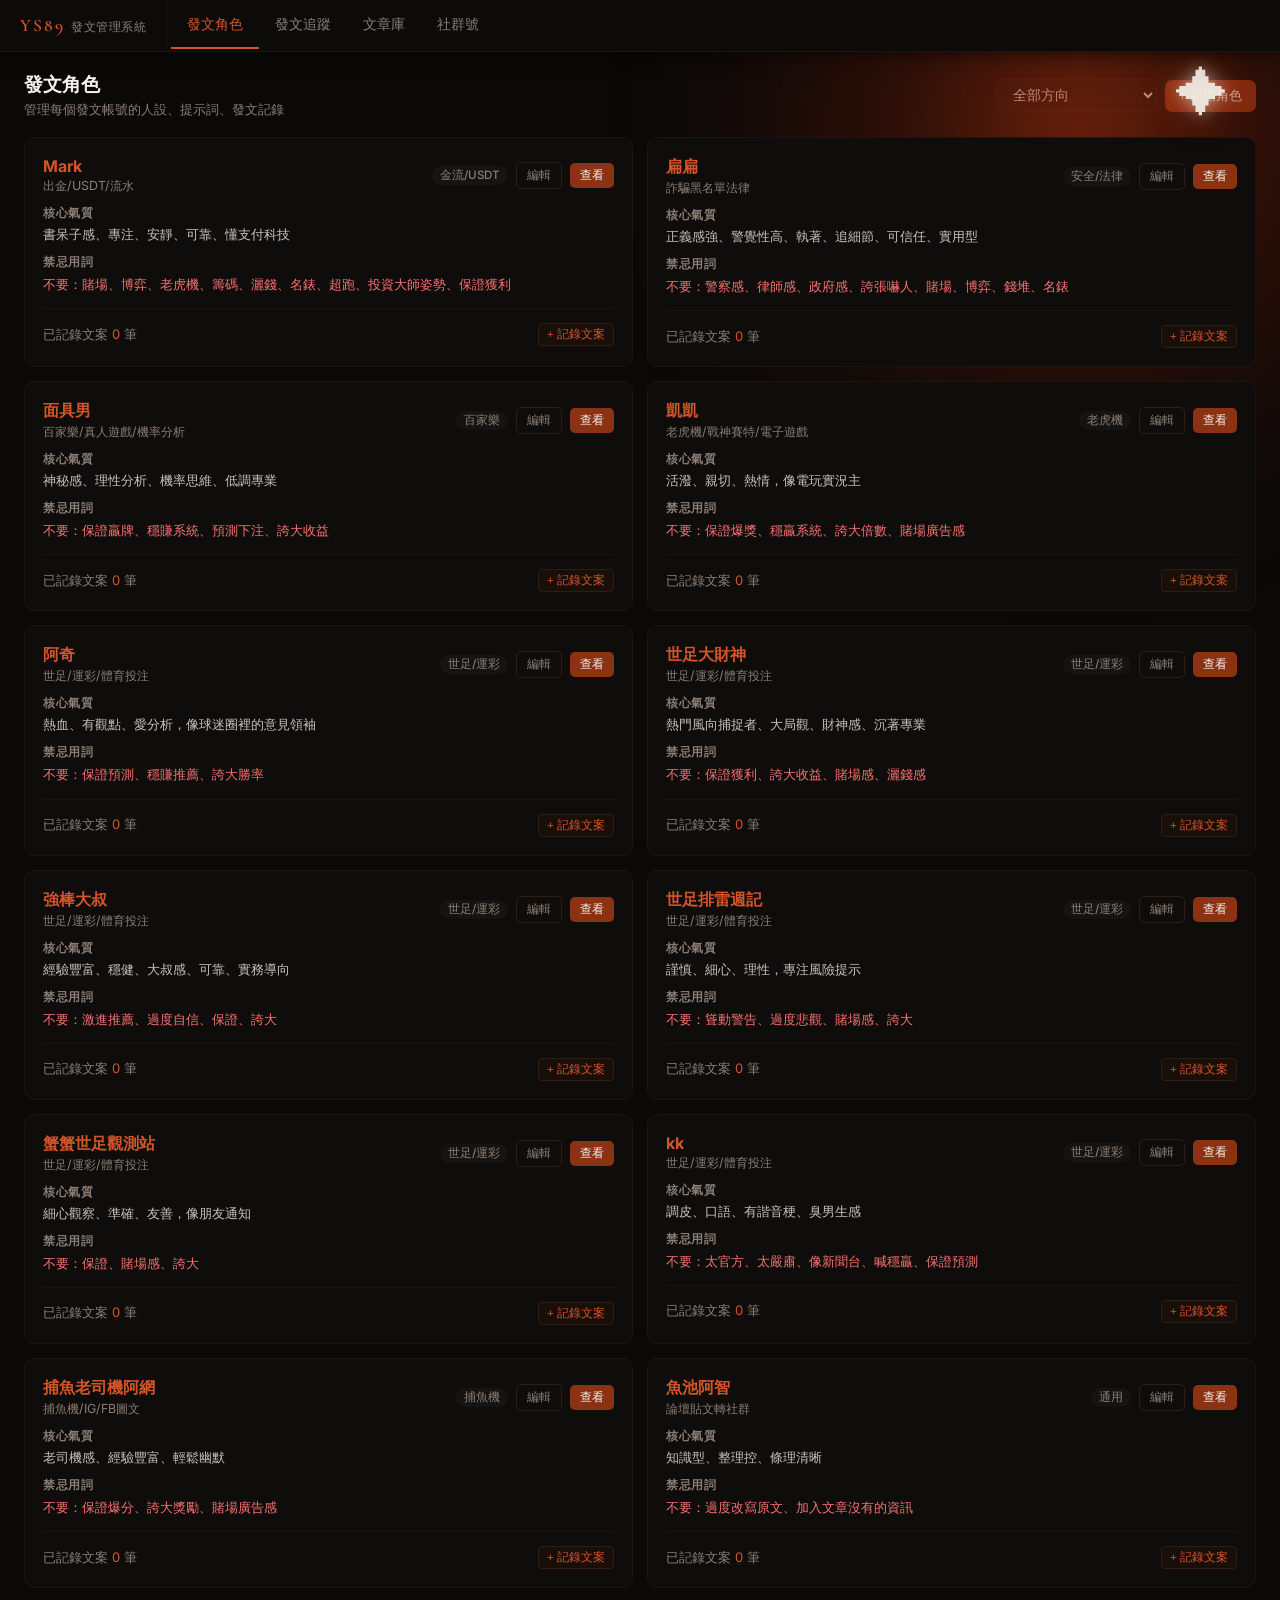
<file: index_original.html>
﻿<!DOCTYPE html>
<html lang="zh-TW">
<head>
<meta charset="UTF-8">
<meta name="viewport" content="width=device-width, initial-scale=1.0">
<title>YS89 發文管理系統</title>
<link rel="preconnect" href="https://fonts.googleapis.com">
<link rel="preconnect" href="https://fonts.gstatic.com" crossorigin>
<link href="https://fonts.googleapis.com/css2?family=Cormorant+Garamond:wght@300;400;500;600&family=Inter:wght@300;400;500;600&display=swap" rel="stylesheet">
<style>
*{box-sizing:border-box;margin:0;padding:0}
body{
  font-family:'Inter',sans-serif;
  background:#0B0908;
  color:#F5F1EB;
  min-height:100vh;
  position:relative
}
body::before{
  content:'';
  position:fixed;
  top:-80px;right:-80px;
  width:700px;height:700px;
  background:
    radial-gradient(circle at 60% 30%,
      rgba(160,45,12,.65) 0%,
      rgba(110,28,8,.35) 28%,
      rgba(60,14,4,.12) 55%,
      transparent 72%);
  filter:blur(28px);
  pointer-events:none;
  z-index:0
}
:root{
  --g1:#0f0d0b;--g2:#150e0b;--g3:#1c1208;--g4:#221408;
  --amber:#8B3214;--amber2:#A83A22;--amber3:#C44A2A;--amber4:#E07050;
  --accent:#D4542A;--accent2:#E87848;
  --border:#1e1410;--border2:#2e1e14;
  --text:#F5F1EB;--text2:#C9C2BA;--text3:#8A7D74
}
::-webkit-scrollbar{width:5px;height:5px}
::-webkit-scrollbar-track{background:#0B0B0D}
::-webkit-scrollbar-thumb{background:#1e1410;border-radius:4px}
::-webkit-scrollbar-thumb:hover{background:#2e1e14}

/* NAV */
nav{background:#0d0b0a;border-bottom:1px solid var(--border);padding:0 20px;display:flex;align-items:center;gap:0;position:sticky;top:0;z-index:100;box-shadow:0 1px 20px #000a}
.nav-brand{color:var(--accent);font-weight:600;font-size:1.1rem;padding:15px 20px 15px 0;border-right:1px solid var(--border);margin-right:4px;letter-spacing:2px;font-family:'Cormorant Garamond',serif}
.nav-brand span{color:var(--text3);font-weight:400;font-size:.78rem;margin-left:6px;letter-spacing:.5px;font-family:'Inter',sans-serif}
.nav-tab{padding:13px 16px;cursor:pointer;color:var(--text3);font-size:.87rem;border-bottom:2px solid transparent;transition:.2s;white-space:nowrap}
.nav-tab:hover{color:var(--text)}
.nav-tab.active{color:var(--accent);border-bottom-color:var(--accent)}

/* PAGE */
.page{display:none;padding:20px 24px;max-width:1440px;margin:0 auto}
.page.active{display:block}

/* CARD */
.card{background:var(--g1);border:1px solid var(--border);border-radius:10px;padding:18px;margin-bottom:14px}
.card-sm{background:var(--g1);border:1px solid var(--border);border-radius:8px;padding:14px}
.card-title{font-size:.92rem;font-weight:600;color:var(--accent);margin-bottom:12px}

/* GRID */
.g2{display:grid;grid-template-columns:1fr 1fr;gap:14px}
.g3{display:grid;grid-template-columns:repeat(3,1fr);gap:14px}
.g4{display:grid;grid-template-columns:repeat(4,1fr);gap:12px}
.g5{display:grid;grid-template-columns:repeat(5,1fr);gap:10px}
@media(max-width:1000px){.g3,.g4,.g5{grid-template-columns:repeat(2,1fr)}}
@media(max-width:600px){.g2,.g3,.g4,.g5{grid-template-columns:1fr}}

/* BUTTONS */
.btn{display:inline-flex;align-items:center;gap:5px;padding:7px 14px;border-radius:7px;border:none;cursor:pointer;font-size:.83rem;font-weight:500;transition:.15s;text-decoration:none}
.btn-primary{background:var(--amber);color:#F5F1EB}.btn-primary:hover{background:var(--amber2)}
.btn-outline{background:transparent;border:1px solid var(--border2);color:var(--text3)}.btn-outline:hover{border-color:var(--accent);color:var(--accent)}
.btn-ghost{background:transparent;border:none;color:var(--text3);cursor:pointer}.btn-ghost:hover{color:var(--accent)}
.btn-sm{padding:4px 10px;font-size:.77rem;border-radius:5px}
.btn-xs{padding:3px 8px;font-size:.72rem;border-radius:4px}
.btn-copy{background:#1a0e08;color:var(--accent);border:1px solid var(--border2)}.btn-copy:hover{background:#221408}
.btn-danger{background:transparent;border:1px solid #3a1515;color:#f87171}.btn-danger:hover{background:#3a1515}

/* BADGE */
.badge{display:inline-flex;align-items:center;font-size:.72rem;padding:2px 8px;border-radius:20px;font-weight:500;white-space:nowrap}
.b-green{background:#1a0e08;color:var(--accent)}
.b-green2{background:#221408;color:var(--amber4)}
.b-gray{background:#161412;color:var(--text3)}
.b-red{background:#2a1515;color:#f87171}
.b-yellow{background:#2a2210;color:#fbbf24}
.b-blue{background:#10182a;color:#60a5fa}
.b-warn{background:#2a1a0a;color:#fb923c}

/* FORMS */
input,select,textarea{background:#0d0b0a;border:1px solid var(--border);border-radius:7px;padding:7px 11px;color:var(--text);font-size:.86rem;width:100%;outline:none;transition:.2s}
input:focus,select:focus,textarea:focus{border-color:var(--accent);background:#0f0d0b}
textarea{resize:vertical;min-height:70px;line-height:1.6}
label{font-size:.78rem;color:var(--text3);display:block;margin-bottom:4px}
.fg{margin-bottom:12px}
.fr{display:grid;grid-template-columns:1fr 1fr;gap:12px}
select option{background:#0f0d0b}

/* PROMPT BOX */
.pbox{background:#0B0B0D;border:1px solid var(--border);border-radius:7px;padding:12px 40px 12px 12px;font-size:.8rem;line-height:1.7;color:#C9C2BA;position:relative;max-height:160px;overflow-y:auto;white-space:pre-wrap;word-break:break-all;font-family:monospace}
.pcopy{position:absolute;top:6px;right:6px;padding:3px 9px;font-size:.72rem;background:#1a0e08;color:var(--accent);border:1px solid var(--border2);border-radius:4px;cursor:pointer}
.pcopy:hover{background:#221408}

/* STAT */
.stat{background:var(--g1);border:1px solid var(--border);border-radius:10px;padding:16px 18px}
.stat-num{font-size:1.8rem;font-weight:700;color:var(--accent);line-height:1.1}
.stat-label{font-size:.75rem;color:var(--text3);margin-top:5px}
.stat-sub{font-size:.75rem;color:var(--text3);margin-top:2px}

/* TABLE */
table{width:100%;border-collapse:collapse;font-size:.83rem}
th{background:#0d0b0a;color:var(--text3);font-weight:500;padding:9px 12px;text-align:left;border-bottom:1px solid var(--border);white-space:nowrap}
td{padding:9px 12px;border-bottom:1px solid #0f0d0b;color:var(--text2);vertical-align:middle}
tr:hover td{background:#0f0d0b}

/* MODAL */
.overlay{display:none;position:fixed;inset:0;background:#000c;z-index:200;align-items:center;justify-content:center;padding:16px}
.overlay.show{display:flex}
.modal{background:#0d0b0a;border:1px solid var(--border2);border-radius:12px;padding:22px;width:100%;max-width:600px;max-height:92vh;overflow-y:auto}
.modal-lg{max-width:760px}
.mh{display:flex;justify-content:space-between;align-items:center;margin-bottom:18px}
.mt{font-size:.95rem;font-weight:600;color:var(--accent)}
.mc{background:none;border:none;color:var(--text3);font-size:1.2rem;cursor:pointer;line-height:1}.mc:hover{color:var(--text)}

/* TOAST */
#toast{position:fixed;bottom:20px;right:20px;background:#1a0e08;border:1px solid var(--amber2);color:var(--accent);padding:10px 18px;border-radius:8px;font-size:.85rem;display:none;z-index:999;animation:fi .2s}
@keyframes fi{from{opacity:0;transform:translateY(6px)}to{opacity:1;transform:none}}

/* COVERAGE BAR */
.cov-bar{height:6px;background:#161412;border-radius:3px;margin-top:5px;overflow:hidden}
.cov-fill{height:100%;border-radius:3px;transition:.4s;background:var(--accent)}
.cov-fill.warn{background:#fb923c}
.cov-fill.danger{background:#f87171}

/* PERSONA CARD */
.pcard{background:var(--g1);border:1px solid var(--border);border-radius:10px;padding:18px;position:relative;transition:.15s}
.pcard:hover{border-color:var(--border2)}
.pname{font-size:1rem;font-weight:700;color:var(--accent)}
.pdir{font-size:.78rem;color:var(--text3);margin-top:2px}
.sec{font-size:.72rem;color:var(--text3);font-weight:600;text-transform:uppercase;letter-spacing:.5px;margin:11px 0 5px}

/* COMMUNITY CARD */
.ccard{background:var(--g1);border:1px solid var(--border);border-radius:10px;padding:16px}

/* COVERAGE GRID */
.cov-grid{display:flex;flex-wrap:wrap;gap:5px;margin-top:6px}
.cov-chip{display:inline-flex;align-items:center;gap:4px;padding:3px 8px;border-radius:20px;font-size:.73rem;border:1px solid;white-space:nowrap}
.cov-chip.done{background:#1a0e08;border-color:var(--border2);color:var(--accent)}
.cov-chip.todo{background:#1a0e0e;border-color:#3a2020;color:#f87171}

/* SPARKLE */
.sparkle{
  position:fixed;
  top:68px;right:52px;
  font-size:52px;
  color:#F5F1EB;
  opacity:.92;
  pointer-events:none;
  z-index:50;
  line-height:1;
  text-shadow:
    0 0 18px rgba(255,255,255,.55),
    0 0 45px rgba(220,120,60,.35),
    0 0 90px rgba(180,60,20,.22)
}

/* MISC */
hr{border:none;border-top:1px solid var(--border);margin:14px 0}
.flex{display:flex;align-items:center;gap:8px}
.fb{display:flex;align-items:center;justify-content:space-between}
.tm{color:var(--text3);font-size:.82rem}
.tg{color:var(--accent)}
.tr{color:#f87171}
.ty{color:#fbbf24}
</style>
</head>
<body>

<nav>
  <div class="nav-brand">YS89<span>發文管理系統</span></div>
  <div class="nav-tab active" onclick="nav(this,'personas')">發文角色</div>
  <div class="nav-tab" onclick="nav(this,'tracker')">發文追蹤</div>
  <div class="nav-tab" onclick="nav(this,'articles')">文章庫</div>
  <div class="nav-tab" onclick="nav(this,'community')">社群號</div>
</nav>

<div id="toast"></div>
<div class="sparkle">✦</div>

<!-- ===== PAGE: 發文角色 ===== -->
<div id="pg-personas" class="page active">
  <div class="fb" style="margin-bottom:18px">
    <div>
      <h2 style="font-size:1.2rem;font-weight:700">發文角色</h2>
      <p class="tm" style="margin-top:3px">管理每個發文帳號的人設、提示詞、發文記錄</p>
    </div>
    <div class="flex">
      <select id="filter-dir" onchange="renderPersonas()" style="width:160px">
        <option value="">全部方向</option>
        <option>世足/運彩</option><option>金流/USDT</option><option>安全/法律</option>
        <option>百家樂</option><option>老虎機</option><option>捕魚機</option><option>通用</option>
      </select>
      <button class="btn btn-primary" onclick="openModal('modal-add-persona')">+ 新增角色</button>
    </div>
  </div>
  <div id="personas-grid" class="g2"></div>
</div>

<!-- ===== PAGE: 發文追蹤 ===== -->
<div id="pg-tracker" class="page">
  <div class="fb" style="margin-bottom:18px">
    <div>
      <h2 style="font-size:1.2rem;font-weight:700">發文追蹤</h2>
      <p class="tm" style="margin-top:3px">記錄每次發文的來源文章、流量數據</p>
    </div>
    <button class="btn btn-primary" onclick="openAddPostModal()">+ 新增發文記錄</button>
  </div>
  <div class="g4" style="margin-bottom:18px" id="t-stats"></div>
  <div class="card">
    <div class="fb" style="margin-bottom:12px">
      <div class="card-title" style="margin-bottom:0">發文記錄</div>
      <div class="flex">
        <select id="tf-persona" style="width:120px" onchange="renderPosts()"><option value="">全部角色</option></select>
        <select id="tf-platform" style="width:100px" onchange="renderPosts()"><option value="">全部平台</option><option>IG</option><option>FB</option><option>IG+FB</option></select>
      </div>
    </div>
    <div id="posts-table"></div>
  </div>
</div>

<!-- ===== PAGE: 文章庫 ===== -->
<div id="pg-articles" class="page">
  <div class="fb" style="margin-bottom:18px">
    <div>
      <h2 style="font-size:1.2rem;font-weight:700">文章庫</h2>
      <p class="tm" style="margin-top:3px">追蹤每篇文章各方向帳號的發布覆蓋率，確保同方向帳號都發過</p>
    </div>
    <button class="btn btn-primary" onclick="openAddArticleModal()">+ 新增文章</button>
  </div>
  <div class="g4" id="art-stats" style="margin-bottom:18px"></div>
  <div id="art-list"></div>
</div>

<!-- ===== PAGE: 社群號 ===== -->
<div id="pg-community" class="page">
  <div class="fb" style="margin-bottom:18px">
    <div>
      <h2 style="font-size:1.2rem;font-weight:700">社群號</h2>
      <p class="tm" style="margin-top:3px">回覆帳號管理 · 人設語氣設定（部分尚未建立）</p>
    </div>
    <button class="btn btn-primary" onclick="openAddCommunityModal()">+ 新增帳號</button>
  </div>
  <div id="cm-grid" class="g3"></div>
</div>

<!-- ============ MODALS ============ -->

<!-- 角色詳情 -->
<div id="modal-persona-detail" class="overlay">
  <div class="modal modal-lg">
    <div class="mh"><div class="mt" id="pd-title"></div><button class="mc" onclick="closeModal('modal-persona-detail')">✕</button></div>
    <div id="pd-body"></div>
  </div>
</div>

<!-- 新增/編輯角色 -->
<div id="modal-add-persona" class="overlay">
  <div class="modal">
    <div class="mh"><div class="mt" id="ap-title">新增發文角色</div><button class="mc" onclick="closeModal('modal-add-persona')">✕</button></div>
    <input type="hidden" id="ap-id">
    <div class="fr"><div class="fg"><label>角色名稱</label><input id="ap-name" placeholder="例：Mark"></div>
    <div class="fg"><label>粉絲數</label><input type="number" id="ap-followers" placeholder="0"></div></div>
    <div class="fr"><div class="fg"><label>發布方向</label>
      <select id="ap-dir"><option>世足/運彩</option><option>金流/USDT</option><option>安全/法律</option><option>百家樂</option><option>老虎機</option><option>捕魚機</option><option>通用</option></select>
    </div>
    <div class="fg"><label>發布主題</label><input id="ap-direction" placeholder="例：出金/USDT/流水"></div></div>
    <div class="fg"><label>核心氣質</label><input id="ap-essence" placeholder="例：書呆子感、專注、安靜"></div>
    <div class="fg"><label>語氣風格</label><textarea id="ap-tone" rows="2" placeholder="描述語氣與寫作風格"></textarea></div>
    <div class="fg"><label>適合主題</label><textarea id="ap-topics" rows="2"></textarea></div>
    <div class="fg"><label>禁忌用詞</label><textarea id="ap-forbidden" rows="2" placeholder="不能出現的詞彙"></textarea></div>
    <div class="fg"><label>角色定位提示詞</label><textarea id="ap-role" rows="4" placeholder="完整角色定位提示詞"></textarea></div>
    <div class="fg"><label>圖文生圖提示詞</label><textarea id="ap-img" rows="5" placeholder="生圖用完整英文提示詞"></textarea></div>
    <div class="fb" style="margin-top:6px">
      <button class="btn btn-outline" onclick="closeModal('modal-add-persona')">取消</button>
      <button class="btn btn-primary" id="ap-save-btn" onclick="savePersona()">儲存角色</button>
    </div>
  </div>
</div>

<!-- 記錄文案 -->
<div id="modal-log-prompt" class="overlay">
  <div class="modal">
    <div class="mh"><div class="mt" id="lp-title">記錄發文文案</div><button class="mc" onclick="closeModal('modal-log-prompt')">✕</button></div>
    <input type="hidden" id="lp-pid">
    <div class="fg"><label>本次使用的文案提示詞</label><textarea id="lp-prompt" rows="6" placeholder="記錄此次改寫使用的提示詞、指令內容"></textarea></div>
    <div class="fg"><label>備註（可選）</label><input id="lp-note" placeholder="例：引用ART-003，重點提煉世足賠率分析"></div>
    <div class="fb" style="margin-top:6px">
      <button class="btn btn-outline" onclick="closeModal('modal-log-prompt')">取消</button>
      <button class="btn btn-primary" onclick="savePromptLog()">儲存記錄</button>
    </div>
  </div>
</div>

<!-- 新增發文記錄 -->
<div id="modal-add-post" class="overlay">
  <div class="modal">
    <div class="mh"><div class="mt">新增發文記錄</div><button class="mc" onclick="closeModal('modal-add-post')">✕</button></div>
    <div class="fr">
      <div class="fg"><label>發文日期</label><input type="date" id="po-date"></div>
      <div class="fg"><label>發文角色</label><select id="po-persona"><option value="">選擇角色</option></select></div>
    </div>
    <div class="fr">
      <div class="fg"><label>平台</label><select id="po-platform"><option>IG</option><option>FB</option><option>IG+FB</option></select></div>
      <div class="fg"><label>引用文章</label><select id="po-article"><option value="">選擇文章</option></select></div>
    </div>
    <div class="fg"><label>主題摘要</label><input id="po-topic" placeholder="例：USDT走勢分析"></div>
    <hr>
    <div class="tm" style="margin-bottom:10px">流量數據（發文後填入）</div>
    <div class="fr">
      <div class="fg"><label>按讚</label><input type="number" id="po-likes" placeholder="0"></div>
      <div class="fg"><label>留言</label><input type="number" id="po-comments" placeholder="0"></div>
    </div>
    <div class="fr">
      <div class="fg"><label>分享</label><input type="number" id="po-shares" placeholder="0"></div>
      <div class="fg"><label>觸及</label><input type="number" id="po-reach" placeholder="0"></div>
    </div>
    <div class="fb" style="margin-top:6px">
      <button class="btn btn-outline" onclick="closeModal('modal-add-post')">取消</button>
      <button class="btn btn-primary" onclick="savePost()">儲存記錄</button>
    </div>
  </div>
</div>

<!-- 更新流量 -->
<div id="modal-metrics" class="overlay">
  <div class="modal" style="max-width:400px">
    <div class="mh"><div class="mt">更新流量數據</div><button class="mc" onclick="closeModal('modal-metrics')">✕</button></div>
    <input type="hidden" id="um-id">
    <div class="fr"><div class="fg"><label>按讚</label><input type="number" id="um-likes"></div><div class="fg"><label>留言</label><input type="number" id="um-comments"></div></div>
    <div class="fr"><div class="fg"><label>分享</label><input type="number" id="um-shares"></div><div class="fg"><label>觸及</label><input type="number" id="um-reach"></div></div>
    <div class="fb" style="margin-top:6px">
      <button class="btn btn-outline" onclick="closeModal('modal-metrics')">取消</button>
      <button class="btn btn-primary" onclick="updateMetrics()">更新</button>
    </div>
  </div>
</div>

<!-- 新增文章 -->
<div id="modal-add-article" class="overlay">
  <div class="modal">
    <div class="mh"><div class="mt">新增文章</div><button class="mc" onclick="closeModal('modal-add-article')">✕</button></div>
    <div class="fg"><label>文章標題</label><input id="at-title" placeholder="文章標題"></div>
    <div class="fr">
      <div class="fg"><label>來源</label><input id="at-source" placeholder="ys89.fun論壇"></div>
      <div class="fg"><label>日期</label><input type="date" id="at-date"></div>
    </div>
    <div class="fr">
      <div class="fg"><label>文章方向（決定哪些帳號需發布）</label>
        <select id="at-dir"><option>世足/運彩</option><option>金流/USDT</option><option>安全/法律</option><option>百家樂</option><option>老虎機</option><option>捕魚機</option><option>通用</option></select>
      </div>
      <div class="fg"><label>文章連結（可選）</label><input id="at-url" placeholder="https://ys89.fun/..."></div>
    </div>
    <div class="fg"><label>重點摘要</label><textarea id="at-summary" rows="3" placeholder="文章核心重點"></textarea></div>
    <div class="fb" style="margin-top:6px">
      <button class="btn btn-outline" onclick="closeModal('modal-add-article')">取消</button>
      <button class="btn btn-primary" onclick="saveArticle()">儲存文章</button>
    </div>
  </div>
</div>

<!-- 社群號編輯 -->
<div id="modal-community" class="overlay">
  <div class="modal">
    <div class="mh"><div class="mt" id="cm-modal-title">新增社群號</div><button class="mc" onclick="closeModal('modal-community')">✕</button></div>
    <input type="hidden" id="cm-id">
    <div class="fr"><div class="fg"><label>帳號名稱</label><input id="cm-name" placeholder="例：Miya"></div>
    <div class="fg"><label>粉絲數</label><input type="number" id="cm-followers" placeholder="0"></div></div>
    <div class="fg"><label>回覆方向</label><input id="cm-direction" placeholder="例：投資新手回覆、話題炒作"></div>
    <div class="fg"><label>人設描述</label><textarea id="cm-persona" rows="2" placeholder="帳號的人設與語氣（尚未確立可留空）"></textarea></div>
    <div class="fg"><label>語氣提示詞</label><textarea id="cm-prompt" rows="3" placeholder="回覆時的語氣風格提示詞"></textarea></div>
    <div class="fg"><label>狀態</label>
      <select id="cm-status"><option>活躍</option><option>人設建立中</option><option>暫停</option></select>
    </div>
    <div class="fb" style="margin-top:6px">
      <button class="btn btn-outline" onclick="closeModal('modal-community')">取消</button>
      <button class="btn btn-primary" id="cm-save-btn" onclick="saveCommunity()">儲存帳號</button>
    </div>
  </div>
</div>

<script>
// ===== DB =====
const K='ys89_'
const DB={
  get(k){try{return JSON.parse(localStorage.getItem(K+k)||'[]')}catch{return[]}},
  set(k,v){localStorage.setItem(K+k,JSON.stringify(v))},
  id(){return Date.now().toString(36)+Math.random().toString(36).slice(2,5)}
}

// ===== DEFAULT DATA =====
const DEFAULT_PERSONAS=[
  {id:'p1',name:'Mark',followers:576,dir:'金流/USDT',direction:'出金/USDT/流水',
    essence:'書呆子感、專注、安靜、可靠、懂支付科技',
    tone:'專業、冷靜、研究導向，像資深工程師講解技術，不誇張、不推銷',
    topics:'數位支付、USDT教學、電子錢包、交易紀錄分析、線上支付安全、金融科技研究、網路詐騙防範',
    forbidden:'不要：賭場、博弈、老虎機、籌碼、灑錢、名錶、超跑、投資大師姿勢、保證獲利',
    role:'角色名稱：mark\n年輕型數位金融/支付科技研究者，偏工程師、筆記型創作者感。不是投資老師，不是炫富型金融人，而是安靜、專注、理性、懂技術的內容作者。\n\n核心氣質：書呆子感、專注、安靜、可靠、懂支付科技、有一點宅感但不邋遢。',
    img:'Create a square social media avatar of a young Taiwanese digital finance writer named "mark".\n\nTaiwanese male, mid 20s to early 30s, square-ish face, black messy curly hair, simple black glasses, slim build, dark hoodie with orange-black jacket, calm nerdy expression.\n\nScene: cozy evening workspace, laptop, desk lamp, notebook, coffee, sticky notes, subtle digital wallet UI on phone screen.\n\nStyle: warm hand-drawn anime editorial, soft painterly lighting, natural proportions.\nColors: warm amber, deep navy, muted orange, dark charcoal.\n\nNo casino, no gambling, no money rain, no luxury watch.',
    postPrompts:[],createdAt:new Date().toISOString()},

  {id:'p2',name:'扁扁',followers:74,dir:'安全/法律',direction:'詐騙黑名單法律',
    essence:'正義感強、警覺性高、執著、追細節、可信任、實用型',
    tone:'實用、接地氣、「你先不要急著信」角度，一步步拆解詐騙話術，不誇張嚇人',
    topics:'反詐騙案例、網路安全提醒、詐騙話術拆解、假帳號、假投資、假交友、假客服',
    forbidden:'不要：警察感、律師感、政府感、誇張嚇人、賭場、博弈、錢堆、名錶',
    role:'角色名稱：扁扁\n反詐騙案例紀錄者、網路安全提醒型寫手。人設：扁扁不是最討喜的人，但他總是第一個發現哪裡不對勁。\n\n個性：正義感強、警覺性高、很愛追細節。不是警察、不是律師、不是政府單位，而是一個長期追蹤網路詐騙案例的民間內容寫手。',
    img:'Realistic editorial profile avatar of a plain-looking Taiwanese male anti-scam writer named "扁扁", late 30s, black-rimmed glasses, dark navy jacket, cluttered investigation desk, pushing up glasses with a skeptical stubborn expression.\n\nBackground: blurred investigation board, pinned papers, red strings, sticky notes, no readable text.\nColors: dark gray, navy, white, muted red warning accents.\n\nNo police badge, no government logo, no casino, no gambling.',
    postPrompts:[],createdAt:new Date().toISOString()},

  {id:'p3',name:'面具男',followers:39,dir:'百家樂',direction:'百家樂/真人遊戲/機率分析',
    essence:'神秘感、理性分析、機率思維、低調專業',
    tone:'理性、冷靜、數據導向，像研究機率的分析師，有一點神秘感',
    topics:'百家樂機率分析、真人遊戲攻略、荷官解析、牌局統計、運氣vs機率',
    forbidden:'不要：保證贏牌、穩賺系統、預測下注、誇大收益',
    role:'角色名稱：面具男\n以面具為象徵，代表理性分析百家樂機率的神秘分析師。\n定位：不是賭客，是研究機率的觀察者。',
    img:'Mysterious Taiwanese male analyst wearing a stylized mask, studying baccarat probability data. Dark, sophisticated, intellectual vibe. Navy and dark green tones. Cards and probability charts in background as subtle elements.\n\nNo guaranteed wins, no money pile, no casino flashy elements.',
    postPrompts:[],createdAt:new Date().toISOString()},

  {id:'p4',name:'凱凱',followers:40,dir:'老虎機',direction:'老虎機/戰神賽特/電子遊戲',
    essence:'活潑、親切、熱情，像電玩實況主',
    tone:'熱情、親切、像遊戲實況，分享攻略但不保證獲利',
    topics:'老虎機攻略、戰神賽特、電子遊戲評測、RTP分析、免費旋轉技巧',
    forbidden:'不要：保證爆獎、穩贏系統、誇大倍數、賭場廣告感',
    role:'角色名稱：凱凱\n電玩型老虎機攻略創作者，像遊戲實況主分享電子遊戲內容。\n定位：老虎機研究員，不是賭客，是內容創作者。',
    img:'Young Taiwanese male gaming streamer avatar named "凱凱". Energetic, friendly expression. Gaming setup background with subtle slot machine UI elements. Colorful but not flashy. Headset optional.\n\nNo guaranteed jackpots, no money rain, no casino vibe.',
    postPrompts:[],createdAt:new Date().toISOString()},

  {id:'p5',name:'阿奇',followers:86,dir:'世足/運彩',direction:'世足/運彩/體育投注',
    essence:'熱血、有觀點、愛分析，像球迷圈裡的意見領袖',
    tone:'熱血、有觀點、條理清晰，像球迷朋友中最懂數據的那位',
    topics:'世足賽事分析、運彩走勢、球隊數據、賠率解讀',
    forbidden:'不要：保證預測、穩賺推薦、誇大勝率',
    role:'角色名稱：阿奇\n熱血體育投注分析師，以數據和觀察分享世足看法。定位：球迷圈裡的數據達人，不是包牌老師。',
    img:'Passionate Taiwanese male sports analyst avatar. Enthusiastic expression, sports jersey or casual wear, football/soccer themed background with data charts. Deep blue and green tones.\n\nNo guaranteed wins, no betting guarantee.',
    postPrompts:[],createdAt:new Date().toISOString()},

  {id:'p6',name:'世足大財神',followers:221,dir:'世足/運彩',direction:'世足/運彩/體育投注',
    essence:'熱門風向捕捉者、大局觀、財神感、沉著專業',
    tone:'大局觀、沉著分析，提供熱門方向參考，不激進',
    topics:'世足冠軍熱門、賽事大局觀、運彩走勢',
    forbidden:'不要：保證獲利、誇大收益、賭場感、灑錢感',
    role:'角色名稱：世足大財神\n世足賽事熱門方向捕捉者，提供大局觀分析。定位：像觀察風向的財神爺，提供方向而非保證。',
    img:'Professional soccer analyst with a "God of Wealth" concept. Calm, composed, financial analyst energy with soccer theme. Gold and dark green tones. No flashy gambling imagery.\n\nNo guaranteed wins, no casino, no money rain.',
    postPrompts:[],createdAt:new Date().toISOString()},

  {id:'p7',name:'強棒大叔',followers:413,dir:'世足/運彩',direction:'世足/運彩/體育投注',
    essence:'經驗豐富、穩健、大叔感、可靠、實務導向',
    tone:'沉著、有經驗感，像看球三十年的大叔分享看法，不激進',
    topics:'世足經驗分享、運彩策略、賽事觀察',
    forbidden:'不要：激進推薦、過度自信、保證、誇大',
    role:'角色名稱：強棒大叔\n資深運彩玩家，經驗豐富的大叔形象，提供穩健實務建議。',
    img:'Experienced middle-aged uncle sports fan. Mature, reliable, trustworthy look. Baseball/sports themed casual wear. Warm dark tones. Calm, experienced energy.\n\nNo casino, no money, no guaranteed wins.',
    postPrompts:[],createdAt:new Date().toISOString()},

  {id:'p8',name:'世足排雷週記',followers:30,dir:'世足/運彩',direction:'世足/運彩/體育投注',
    essence:'謹慎、細心、理性，專注風險提示',
    tone:'謹慎提示、風險意識、友善建議，不聳動',
    topics:'世足風險提示、常見盲點、判斷陷阱',
    forbidden:'不要：聳動警告、過度悲觀、賭場感、誇大',
    role:'角色名稱：世足排雷週記\n每週一次的理性提醒，幫球迷避開最常見的判斷盲點。',
    img:'Careful risk analyst avatar with weekly review concept. Yellow caution accents on dark background. Thoughtful, analytical expression. Soccer themed.\n\nNo casino, no money, no guaranteed predictions.',
    postPrompts:[],createdAt:new Date().toISOString()},

  {id:'p9',name:'蟹蟹世足觀測站',followers:386,dir:'世足/運彩',direction:'世足/運彩/體育投注',
    essence:'細心觀察、準確、友善，像朋友通知',
    tone:'平靜觀察、準確提示，像朋友傳訊通知賽事',
    topics:'世足賽程資訊、細節觀察、賽事提醒',
    forbidden:'不要：保證、賭場感、誇大',
    role:'角色名稱：蟹蟹世足觀測站\n細心的世足賽事觀察者，像朋友傳訊通知你比賽細節。',
    img:'Friendly soccer observation station with crab mascot concept. Blue and red accents. Cute but informative. Stadium background.\n\nNo casino, no guaranteed predictions.',
    postPrompts:[],createdAt:new Date().toISOString()},

  {id:'p10',name:'kk',followers:124,dir:'世足/運彩',direction:'世足/運彩/體育投注',
    essence:'調皮、口語、有諧音梗、臭男生感',
    tone:'口語、調皮、自然、有諧音梗，像朋友聊天看球順便碎嘴',
    topics:'足球/世足/賽事觀察/焦點戰/懶人包',
    forbidden:'不要：太官方、太嚴肅、像新聞台、喊穩贏、保證預測',
    role:'角色名稱：KK\n很調皮、很會碎嘴、講話有諧音梗的臭男生型球迷。\nIG Bio：看球順便碎嘴，賽程、焦點戰、世足懶人包，有料就講，沒料就先不要鬧。',
    img:'Young Taiwanese male football fan named "KK". Short black hair, mischievous smirk, sports jacket or hoodie. Semi-cartoon social media avatar style. The friend who always has jokes.\n\nColors: deep blue, green, white, bright yellow/orange accents.\nNo gambling, no betting symbols.',
    postPrompts:[],createdAt:new Date().toISOString()},

  {id:'p11',name:'捕魚老司機阿網',followers:95,dir:'捕魚機',direction:'捕魚機/IG/FB圖文',
    essence:'老司機感、經驗豐富、輕鬆幽默',
    tone:'輕鬆幽默、像老司機分享捕魚心得，有梗但不誇大',
    topics:'捕魚機攻略、機種評測、技巧分享',
    forbidden:'不要：保證爆分、誇大獎勵、賭場廣告感',
    role:'角色名稱：捕魚老司機阿網\n捕魚機遊戲老司機，分享各機種攻略與心得。\n定位：有經驗的捕魚玩家，像朋友分享遊戲技巧。',
    img:'Experienced fishing game player avatar. Relaxed, experienced captain vibes. Fishing game themed background with subtle ocean and fish elements. Warm casual tones.\n\nNo casino flashy elements, no guaranteed wins.',
    postPrompts:[],createdAt:new Date().toISOString()},

  {id:'p12',name:'魚池阿智',followers:95,dir:'通用',direction:'論壇貼文轉社群',
    essence:'知識型、整理控、條理清晰',
    tone:'整理型、條理清晰，把論壇文章轉換為社群易讀格式',
    topics:'論壇精選整理、社群導流、內容轉化',
    forbidden:'不要：過度改寫原文、加入文章沒有的資訊',
    role:'角色名稱：魚池阿智\n論壇內容轉社群的整理者，專職把 ys89 論壇文章轉換為社群易讀格式，提升導流效果。',
    img:'Knowledge organizer avatar. Clean, organized workspace with multiple screens showing content organization. Tidy, professional but approachable.\n\nNo casino elements.',
    postPrompts:[],createdAt:new Date().toISOString()}
]

const DEFAULT_COMMUNITY=[
  {id:'c1',name:'Miya',followers:59,direction:'投資分享/話題炒作',persona:'人設待確立',prompt:'',status:'人設建立中'},
  {id:'c2',name:'倪',followers:57,direction:'真人回覆/互動',persona:'人設待確立',prompt:'',status:'人設建立中'},
  {id:'c3',name:'Ian Lin',followers:68,direction:'真人回覆',persona:'人設待確立',prompt:'',status:'人設建立中'},
  {id:'c4',name:'阿章',followers:58,direction:'真人回覆',persona:'人設待確立',prompt:'',status:'人設建立中'},
  {id:'c5',name:'zahra',followers:71,direction:'真人回覆',persona:'人設待確立',prompt:'',status:'人設建立中'},
  {id:'c6',name:'BS',followers:183,direction:'YS主編/話題炒作',persona:'人設待確立',prompt:'',status:'人設建立中'},
  {id:'c7',name:'YS主IG',followers:12,direction:'官方帳號',persona:'官方帳號語氣、專業、親切',prompt:'',status:'活躍'},
  {id:'c8',name:'Bam先',followers:122,direction:'真人回覆',persona:'人設待確立',prompt:'',status:'人設建立中'},
  {id:'c9',name:'Luna',followers:106,direction:'真人回覆',persona:'人設待確立',prompt:'',status:'人設建立中'},
  {id:'c10',name:'Steven.C',followers:33,direction:'真人回覆',persona:'人設待確立',prompt:'',status:'人設建立中'},
  {id:'c11',name:'柔盈絲',followers:14,direction:'真人回覆',persona:'人設待確立',prompt:'',status:'人設建立中'},
  {id:'c12',name:'Anne',followers:58,direction:'真人回覆',persona:'人設待確立',prompt:'',status:'人設建立中'},
  {id:'c13',name:'米恩',followers:35,direction:'真人回覆',persona:'人設待確立',prompt:'',status:'人設建立中'},
  {id:'c14',name:'Jack',followers:76,direction:'投資分享/話題炒作',persona:'人設待確立',prompt:'',status:'人設建立中'},
  {id:'c15',name:'Jason Chen',followers:52,direction:'真人回覆',persona:'人設待確立',prompt:'',status:'人設建立中'},
  {id:'c16',name:'林家益',followers:44,direction:'真人回覆',persona:'人設待確立',prompt:'',status:'人設建立中'},
]

function initData(){
  if(!DB.get('personas').length) DB.set('personas',DEFAULT_PERSONAS)
  if(!DB.get('community').length) DB.set('community',DEFAULT_COMMUNITY)
}

// ===== HELPERS =====
function nav(el,page){
  document.querySelectorAll('.page').forEach(p=>p.classList.remove('active'))
  document.querySelectorAll('.nav-tab').forEach(t=>t.classList.remove('active'))
  document.getElementById('pg-'+page).classList.add('active')
  el.classList.add('active')
  const renders={personas:renderPersonas,tracker:renderTracker,articles:renderArticles,community:renderCommunity}
  renders[page]&&renders[page]()
}
function openModal(id){document.getElementById(id).classList.add('show')}
function closeModal(id){document.getElementById(id).classList.remove('show')}
document.querySelectorAll('.overlay').forEach(o=>o.addEventListener('click',e=>{if(e.target===o)o.classList.remove('show')}))
function toast(msg,type='ok'){
  const t=document.getElementById('toast')
  t.textContent=msg
  t.style.borderColor=type==='warn'?'#fb923c':type==='err'?'#f87171':'var(--green2)'
  t.style.color=type==='warn'?'#fb923c':type==='err'?'#f87171':'var(--accent)'
  t.style.display='block'
  clearTimeout(t._timer)
  t._timer=setTimeout(()=>t.style.display='none',2200)
}
function cp(text,btn){
  navigator.clipboard.writeText(text).then(()=>{
    if(btn){const o=btn.textContent;btn.textContent='已複製!';setTimeout(()=>btn.textContent=o,1500)}
    else toast('已複製到剪貼簿')
  })
}

// ===== PERSONAS =====
function renderPersonas(){
  const all=DB.get('personas')
  const dirF=document.getElementById('filter-dir').value
  const list=dirF?all.filter(p=>p.dir===dirF):all
  const grid=document.getElementById('personas-grid')
  if(!list.length){grid.innerHTML='<div style="padding:40px;text-align:center;color:var(--text3)">尚無角色</div>';return}
  grid.innerHTML=list.map(p=>{
    const pc=p.postPrompts?.length||0
    return`<div class="pcard">
      <div class="fb">
        <div><div class="pname">${p.name}</div><div class="pdir">${p.direction}</div></div>
        <div class="flex">
          <span class="badge b-gray">${p.dir||''}</span>
          <button class="btn btn-sm btn-outline" onclick="openEditPersona('${p.id}')">編輯</button>
          <button class="btn btn-sm btn-primary" onclick="openPersonaDetail('${p.id}')">查看</button>
        </div>
      </div>
      <div class="sec">核心氣質</div>
      <div style="font-size:.82rem;color:var(--text2)">${p.essence||'—'}</div>
      <div class="sec">禁忌用詞</div>
      <div style="font-size:.8rem;color:#f87171;line-height:1.5">${(p.forbidden||'').slice(0,70)}${(p.forbidden?.length||0)>70?'…':''}</div>
      <hr>
      <div class="fb">
        <span class="tm">已記錄文案 <span class="tg">${pc}</span> 筆</span>
        <button class="btn btn-xs btn-copy" onclick="openLogPrompt('${p.id}','${p.name}')">+ 記錄文案</button>
      </div>
      ${pc>0?`<div style="margin-top:8px">${(p.postPrompts||[]).slice(-1).map(pp=>`
        <div style="background:#080e09;border:1px solid var(--border);border-radius:5px;padding:7px 10px;font-size:.78rem">
          <div style="color:var(--text2);line-height:1.5">${pp.prompt.slice(0,90)}${pp.prompt.length>90?'…':''}</div>
          <div class="fb" style="margin-top:4px">
            <span class="tm">${new Date(pp.createdAt).toLocaleDateString('zh-TW')}</span>
            <button style="background:none;border:none;color:var(--accent);cursor:pointer;font-size:.72rem" onclick="cp(${JSON.stringify(pp.prompt)})">複製</button>
          </div>
        </div>`).join('')}</div>`:''}
    </div>`
  }).join('')
}

function openPersonaDetail(id){
  const p=DB.get('personas').find(x=>x.id===id); if(!p)return
  document.getElementById('pd-title').textContent=`${p.name} — 完整人設`
  document.getElementById('pd-body').innerHTML=`
    <div class="g2" style="margin-bottom:14px">
      <div class="card-sm"><div class="sec" style="margin-top:0">核心氣質</div><div style="font-size:.85rem;color:var(--text2)">${p.essence||'—'}</div></div>
      <div class="card-sm"><div class="sec" style="margin-top:0">語氣風格</div><div style="font-size:.85rem;color:var(--text2)">${p.tone||'—'}</div></div>
      <div class="card-sm"><div class="sec" style="margin-top:0">適合主題</div><div style="font-size:.83rem;color:var(--text2)">${p.topics||'—'}</div></div>
      <div class="card-sm"><div class="sec" style="margin-top:0">禁忌用詞</div><div style="font-size:.83rem;color:#f87171">${p.forbidden||'—'}</div></div>
    </div>
    ${p.role?`<div style="margin-bottom:14px">
      <div class="sec" style="margin-top:0">角色定位提示詞</div>
      <div style="position:relative"><div class="pbox">${p.role}</div><button class="pcopy" onclick="cp(${JSON.stringify(p.role)},this)">複製</button></div>
    </div>`:''}
    ${p.img?`<div style="margin-bottom:14px">
      <div class="sec">圖文生圖提示詞</div>
      <div style="position:relative"><div class="pbox">${p.img}</div><button class="pcopy" onclick="cp(${JSON.stringify(p.img)},this)">複製</button></div>
    </div>`:''}
    <div>
      <div class="fb" style="margin-bottom:8px">
        <div class="sec" style="margin-top:0">發文文案記錄（${(p.postPrompts||[]).length} 筆）</div>
        <button class="btn btn-xs btn-copy" onclick="closeModal('modal-persona-detail');openLogPrompt('${p.id}','${p.name}')">+ 新增記錄</button>
      </div>
      ${(p.postPrompts||[]).length===0?'<div class="tm">尚無記錄</div>':
        (p.postPrompts||[]).slice().reverse().map(pp=>`
        <div style="background:#080e09;border:1px solid var(--border);border-radius:7px;padding:10px;margin-bottom:8px">
          <div class="fb" style="margin-bottom:5px">
            <span class="tm">${new Date(pp.createdAt).toLocaleString('zh-TW')}</span>
            <button style="background:none;border:none;color:var(--accent);cursor:pointer;font-size:.77rem" onclick="cp(${JSON.stringify(pp.prompt)})">複製</button>
          </div>
          <div style="font-size:.82rem;color:var(--text2);white-space:pre-wrap;line-height:1.6">${pp.prompt}</div>
          ${pp.note?`<div class="tm" style="margin-top:4px">備註：${pp.note}</div>`:''}
        </div>`).join('')}
    </div>`
  openModal('modal-persona-detail')
}

function openAddPersona(){
  document.getElementById('ap-id').value=''
  document.getElementById('ap-title').textContent='新增發文角色'
  document.getElementById('ap-save-btn').textContent='儲存角色'
  ;['ap-name','ap-direction','ap-essence','ap-tone','ap-topics','ap-forbidden','ap-role','ap-img'].forEach(i=>document.getElementById(i).value='')
  document.getElementById('ap-followers').value='0'
  openModal('modal-add-persona')
}

function openEditPersona(id){
  const p=DB.get('personas').find(x=>x.id===id); if(!p)return
  document.getElementById('ap-id').value=id
  document.getElementById('ap-title').textContent='編輯角色'
  document.getElementById('ap-save-btn').textContent='更新角色'
  document.getElementById('ap-name').value=p.name||''
  document.getElementById('ap-followers').value=p.followers||0
  document.getElementById('ap-dir').value=p.dir||'世足/運彩'
  document.getElementById('ap-direction').value=p.direction||''
  document.getElementById('ap-essence').value=p.essence||''
  document.getElementById('ap-tone').value=p.tone||''
  document.getElementById('ap-topics').value=p.topics||''
  document.getElementById('ap-forbidden').value=p.forbidden||''
  document.getElementById('ap-role').value=p.role||''
  document.getElementById('ap-img').value=p.img||''
  openModal('modal-add-persona')
}

function savePersona(){
  const id=document.getElementById('ap-id').value
  const name=document.getElementById('ap-name').value.trim()
  if(!name){toast('請填入角色名稱','err');return}
  const personas=DB.get('personas')
  const obj={
    name,followers:+document.getElementById('ap-followers').value||0,
    dir:document.getElementById('ap-dir').value,
    direction:document.getElementById('ap-direction').value,
    essence:document.getElementById('ap-essence').value,
    tone:document.getElementById('ap-tone').value,
    topics:document.getElementById('ap-topics').value,
    forbidden:document.getElementById('ap-forbidden').value,
    role:document.getElementById('ap-role').value,
    img:document.getElementById('ap-img').value,
  }
  if(id){const i=personas.findIndex(x=>x.id===id);if(i>=0)personas[i]={...personas[i],...obj}}
  else personas.push({...obj,id:DB.id(),postPrompts:[],createdAt:new Date().toISOString()})
  DB.set('personas',personas)
  closeModal('modal-add-persona')
  renderPersonas()
  toast(id?'角色已更新':'角色已新增')
}

function openLogPrompt(pid,pname){
  document.getElementById('lp-pid').value=pid
  document.getElementById('lp-title').textContent=`記錄 ${pname} 的發文文案`
  document.getElementById('lp-prompt').value=''
  document.getElementById('lp-note').value=''
  openModal('modal-log-prompt')
}

function savePromptLog(){
  const pid=document.getElementById('lp-pid').value
  const prompt=document.getElementById('lp-prompt').value.trim()
  if(!prompt){toast('請填入文案提示詞','err');return}
  const personas=DB.get('personas')
  const i=personas.findIndex(x=>x.id===pid); if(i<0)return
  if(!personas[i].postPrompts)personas[i].postPrompts=[]
  personas[i].postPrompts.push({id:DB.id(),prompt,note:document.getElementById('lp-note').value,createdAt:new Date().toISOString()})
  DB.set('personas',personas)
  closeModal('modal-log-prompt')
  renderPersonas()
  toast('文案記錄已儲存')
}

// ===== TRACKER =====
function renderTracker(){
  const posts=DB.get('posts'),personas=DB.get('personas')
  const sel=document.getElementById('tf-persona')
  sel.innerHTML='<option value="">全部角色</option>'+personas.map(p=>`<option>${p.name}</option>`).join('')
  const tl=posts.reduce((a,p)=>a+(+p.likes||0),0)
  const tc=posts.reduce((a,p)=>a+(+p.comments||0),0)
  const ts=posts.reduce((a,p)=>a+(+p.shares||0),0)
  const tr=posts.reduce((a,p)=>a+(+p.reach||0),0)
  document.getElementById('t-stats').innerHTML=[
    ['總發文',posts.length,''],
    ['總按讚',tl.toLocaleString(),''],
    ['總留言',tc.toLocaleString(),''],
    ['總觸及',tr.toLocaleString(),'']
  ].map(([l,v])=>`<div class="stat"><div class="stat-num">${v}</div><div class="stat-label">${l}</div></div>`).join('')
  // populate selects
  const pSel=document.getElementById('po-persona')
  pSel.innerHTML='<option value="">選擇角色</option>'+personas.map(p=>`<option value="${p.id}">${p.name}</option>`).join('')
  const arts=DB.get('articles')
  const aSel=document.getElementById('po-article')
  aSel.innerHTML='<option value="">選擇文章</option>'+arts.map(a=>`<option value="${a.id}">${a.title}</option>`).join('')
  renderPosts()
}

function renderPosts(){
  let posts=DB.get('posts').slice().reverse()
  const pf=document.getElementById('tf-persona')?.value
  const plf=document.getElementById('tf-platform')?.value
  if(pf)posts=posts.filter(p=>p.personaName===pf)
  if(plf)posts=posts.filter(p=>p.platform===plf)
  const wrap=document.getElementById('posts-table')
  if(!posts.length){wrap.innerHTML='<div style="padding:32px;text-align:center;color:var(--text3)">尚無發文記錄</div>';return}
  wrap.innerHTML=`<div style="overflow-x:auto"><table>
    <thead><tr><th>日期</th><th>角色</th><th>平台</th><th>主題</th><th>引用文章</th><th>讚</th><th>留</th><th>分享</th><th>觸及</th><th>操作</th></tr></thead>
    <tbody>${posts.map(p=>`<tr>
      <td style="white-space:nowrap">${p.date||'—'}</td>
      <td><span class="badge b-green">${p.personaName||'—'}</span></td>
      <td><span class="badge b-blue">${p.platform||'—'}</span></td>
      <td style="max-width:150px;overflow:hidden;text-overflow:ellipsis;white-space:nowrap" title="${p.topic||''}">${p.topic||'—'}</td>
      <td style="max-width:140px;overflow:hidden;text-overflow:ellipsis;white-space:nowrap;font-size:.77rem" class="tm" title="${p.articleTitle||''}">${p.articleTitle||'—'}</td>
      <td>${p.likes||0}</td><td>${p.comments||0}</td><td>${p.shares||0}</td><td>${p.reach||0}</td>
      <td><button class="btn btn-xs btn-outline" onclick="openMetrics('${p.id}')">更新</button></td>
    </tr>`).join('')}</tbody>
  </table></div>`
}

function openAddPostModal(){
  renderTracker()
  document.getElementById('po-date').value=new Date().toISOString().split('T')[0]
  openModal('modal-add-post')
}

function savePost(){
  const pid=document.getElementById('po-persona').value
  const aid=document.getElementById('po-article').value
  const personas=DB.get('personas')
  const p=personas.find(x=>x.id===pid)
  const articles=DB.get('articles')
  const a=articles.find(x=>x.id===aid)
  if(a){
    const ai=articles.findIndex(x=>x.id===aid)
    if(!articles[ai].postedBy)articles[ai].postedBy=[]
    if(p&&!articles[ai].postedBy.find(x=>x.pid===pid)){
      articles[ai].postedBy.push({pid,name:p.name,date:document.getElementById('po-date').value})
    }
    articles[ai].lastUsed=new Date().toISOString()
    DB.set('articles',articles)
  }
  const posts=DB.get('posts')
  posts.push({
    id:DB.id(),date:document.getElementById('po-date').value,
    personaId:pid,personaName:p?.name||'',
    platform:document.getElementById('po-platform').value,
    articleId:aid,articleTitle:a?.title||'',
    topic:document.getElementById('po-topic').value,
    likes:+document.getElementById('po-likes').value||0,
    comments:+document.getElementById('po-comments').value||0,
    shares:+document.getElementById('po-shares').value||0,
    reach:+document.getElementById('po-reach').value||0,
    createdAt:new Date().toISOString()
  })
  DB.set('posts',posts)
  closeModal('modal-add-post')
  renderTracker()
  toast('發文記錄已儲存')
}

function openMetrics(id){
  const p=DB.get('posts').find(x=>x.id===id); if(!p)return
  document.getElementById('um-id').value=id
  ;['likes','comments','shares','reach'].forEach(k=>document.getElementById('um-'+k).value=p[k]||0)
  openModal('modal-metrics')
}

function updateMetrics(){
  const id=document.getElementById('um-id').value
  const posts=DB.get('posts')
  const i=posts.findIndex(x=>x.id===id); if(i<0)return
  ;['likes','comments','shares','reach'].forEach(k=>posts[i][k]=+document.getElementById('um-'+k).value||0)
  DB.set('posts',posts)
  closeModal('modal-metrics')
  renderPosts()
  toast('數據已更新')
}

// ===== ARTICLES =====
function renderArticles(){
  const articles=DB.get('articles')
  const personas=DB.get('personas')
  const total=articles.length
  const fullCov=articles.filter(a=>{
    const dir=a.dir; if(!dir)return false
    const needed=personas.filter(p=>p.dir===dir)
    if(!needed.length)return false
    const done=(a.postedBy||[]).map(x=>x.pid)
    return needed.every(p=>done.includes(p.id))
  }).length
  document.getElementById('art-stats').innerHTML=[
    ['文章總數',total,''],
    ['完整覆蓋',fullCov,'tg'],
    ['待補發',total-fullCov,'ty'],
    ['無帳號方向',articles.filter(a=>!personas.some(p=>p.dir===a.dir)).length,'tm']
  ].map(([l,v,c])=>`<div class="stat"><div class="stat-num ${c||''}">${v}</div><div class="stat-label">${l}</div></div>`).join('')

  const wrap=document.getElementById('art-list')
  if(!articles.length){wrap.innerHTML='<div class="card" style="text-align:center;padding:40px;color:var(--text3)">尚無文章，點擊右上角新增</div>';return}
  wrap.innerHTML=articles.slice().reverse().map(a=>{
    const needed=personas.filter(p=>p.dir===a.dir)
    const done=(a.postedBy||[]).map(x=>x.pid)
    const doneNames=(a.postedBy||[]).map(x=>x.name)
    const todoList=needed.filter(p=>!done.includes(p.id))
    const doneList=needed.filter(p=>done.includes(p.id))
    const covPct=needed.length?Math.round(doneList.length/needed.length*100):0
    const covColor=covPct===100?'':covPct>=50?'warn':'danger'
    return`<div class="card" style="margin-bottom:12px">
      <div class="fb" style="margin-bottom:10px">
        <div>
          <div style="font-weight:600;color:var(--text);font-size:.93rem">${a.title}</div>
          <div class="flex" style="margin-top:4px;flex-wrap:wrap;gap:5px">
            <span class="badge b-gray">${a.dir||'未分類'}</span>
            <span class="badge b-blue">${a.source||'ys89論壇'}</span>
            ${a.date?`<span class="tm">${a.date}</span>`:''}
            ${a.url?`<a href="${a.url}" target="_blank" class="badge b-green2" style="text-decoration:none">查看原文</a>`:''}
          </div>
        </div>
        <div class="flex">
          <div style="text-align:right">
            <div style="font-size:1.1rem;font-weight:700;color:${covPct===100?'var(--accent)':covPct>=50?'#fbbf24':'#f87171'}">${covPct}%</div>
            <div class="tm">覆蓋率</div>
          </div>
          <button class="btn btn-xs btn-danger" onclick="delArticle('${a.id}')">刪除</button>
        </div>
      </div>
      ${needed.length?`
      <div class="cov-bar"><div class="cov-fill ${covColor}" style="width:${covPct}%"></div></div>
      <div class="fb" style="margin-top:8px;flex-wrap:wrap;gap:8px">
        <div>
          ${doneList.length?`<div class="tm" style="margin-bottom:4px">已發布 (${doneList.length}/${needed.length})</div>
          <div class="cov-grid">${doneList.map(p=>`<span class="cov-chip done">✓ ${p.name}</span>`).join('')}</div>`:''}
          ${todoList.length?`<div class="tm" style="margin:6px 0 4px">待發布 (${todoList.length})</div>
          <div class="cov-grid">${todoList.map(p=>`<span class="cov-chip todo">✗ ${p.name}</span>`).join('')}</div>`:''}
        </div>
      </div>`:`<div class="tm">方向「${a.dir||'未分類'}」尚無發文帳號</div>`}
      ${a.summary?`<div class="tm" style="margin-top:10px;padding-top:10px;border-top:1px solid var(--border);line-height:1.6">${a.summary}</div>`:''}
    </div>`
  }).join('')
}

function openAddArticleModal(){
  ;['at-title','at-source','at-summary','at-url'].forEach(i=>document.getElementById(i).value='')
  document.getElementById('at-date').value=new Date().toISOString().split('T')[0]
  openModal('modal-add-article')
}

function saveArticle(){
  const title=document.getElementById('at-title').value.trim()
  if(!title){toast('請填入文章標題','err');return}
  const arts=DB.get('articles')
  arts.push({
    id:DB.id(),title,
    source:document.getElementById('at-source').value||'ys89.fun論壇',
    date:document.getElementById('at-date').value,
    dir:document.getElementById('at-dir').value,
    summary:document.getElementById('at-summary').value,
    url:document.getElementById('at-url').value,
    postedBy:[],lastUsed:null,createdAt:new Date().toISOString()
  })
  DB.set('articles',arts)
  closeModal('modal-add-article')
  renderArticles()
  toast('文章已新增')
}

function delArticle(id){
  if(!confirm('確定刪除此文章？'))return
  DB.set('articles',DB.get('articles').filter(a=>a.id!==id))
  renderArticles()
  toast('文章已刪除')
}

// ===== COMMUNITY =====
function renderCommunity(){
  const list=DB.get('community')
  const grid=document.getElementById('cm-grid')
  if(!list.length){grid.innerHTML='<div style="padding:40px;text-align:center;color:var(--text3)">尚無帳號</div>';return}
  grid.innerHTML=list.map(a=>{
    const sc={'活躍':'b-green','人設建立中':'b-yellow','暫停':'b-red'}[a.status]||'b-gray'
    return`<div class="ccard">
      <div class="fb" style="margin-bottom:8px">
        <div><div class="pname" style="font-size:.95rem">${a.name}</div><div class="pdir">${a.direction||''}</div></div>
        <div class="flex">
          <span class="badge ${sc}">${a.status}</span>
          <button class="btn btn-xs btn-outline" onclick="openEditCommunity('${a.id}')">編輯</button>
        </div>
      </div>
      <div class="flex" style="margin-bottom:8px">
        <span class="tm">粉絲</span><span style="color:var(--accent);font-weight:600">${a.followers||0}</span>
      </div>
      <div class="sec" style="margin-top:0">人設描述</div>
      <div style="font-size:.82rem;color:var(--text2)">${a.persona||'尚未建立'}</div>
      ${a.prompt?`<div class="sec">語氣提示詞</div>
        <div style="position:relative"><div class="pbox" style="max-height:80px">${a.prompt}</div>
        <button class="pcopy" onclick="cp(${JSON.stringify(a.prompt)},this)">複製</button></div>
      `:`<div style="margin-top:8px"><span class="badge b-warn">語氣提示詞待建立</span></div>`}
    </div>`
  }).join('')
}

function openAddCommunityModal(){
  document.getElementById('cm-id').value=''
  document.getElementById('cm-modal-title').textContent='新增社群號'
  document.getElementById('cm-save-btn').textContent='儲存帳號'
  ;['cm-name','cm-direction','cm-persona','cm-prompt'].forEach(i=>document.getElementById(i).value='')
  document.getElementById('cm-followers').value='0'
  document.getElementById('cm-status').value='人設建立中'
  openModal('modal-community')
}

function openEditCommunity(id){
  const a=DB.get('community').find(x=>x.id===id); if(!a)return
  document.getElementById('cm-id').value=id
  document.getElementById('cm-modal-title').textContent='編輯社群號'
  document.getElementById('cm-save-btn').textContent='更新帳號'
  document.getElementById('cm-name').value=a.name||''
  document.getElementById('cm-followers').value=a.followers||0
  document.getElementById('cm-direction').value=a.direction||''
  document.getElementById('cm-persona').value=a.persona||''
  document.getElementById('cm-prompt').value=a.prompt||''
  document.getElementById('cm-status').value=a.status||'人設建立中'
  openModal('modal-community')
}

function saveCommunity(){
  const id=document.getElementById('cm-id').value
  const name=document.getElementById('cm-name').value.trim()
  if(!name){toast('請填入帳號名稱','err');return}
  const list=DB.get('community')
  const obj={name,followers:+document.getElementById('cm-followers').value||0,direction:document.getElementById('cm-direction').value,persona:document.getElementById('cm-persona').value,prompt:document.getElementById('cm-prompt').value,status:document.getElementById('cm-status').value}
  if(id){const i=list.findIndex(x=>x.id===id);if(i>=0)list[i]={...list[i],...obj}}
  else list.push({...obj,id:DB.id(),createdAt:new Date().toISOString()})
  DB.set('community',list)
  closeModal('modal-community')
  renderCommunity()
  toast(id?'帳號已更新':'帳號已新增')
}

// ===== INIT =====
initData()
renderPersonas()
</script>
</body>
</html>
</file>
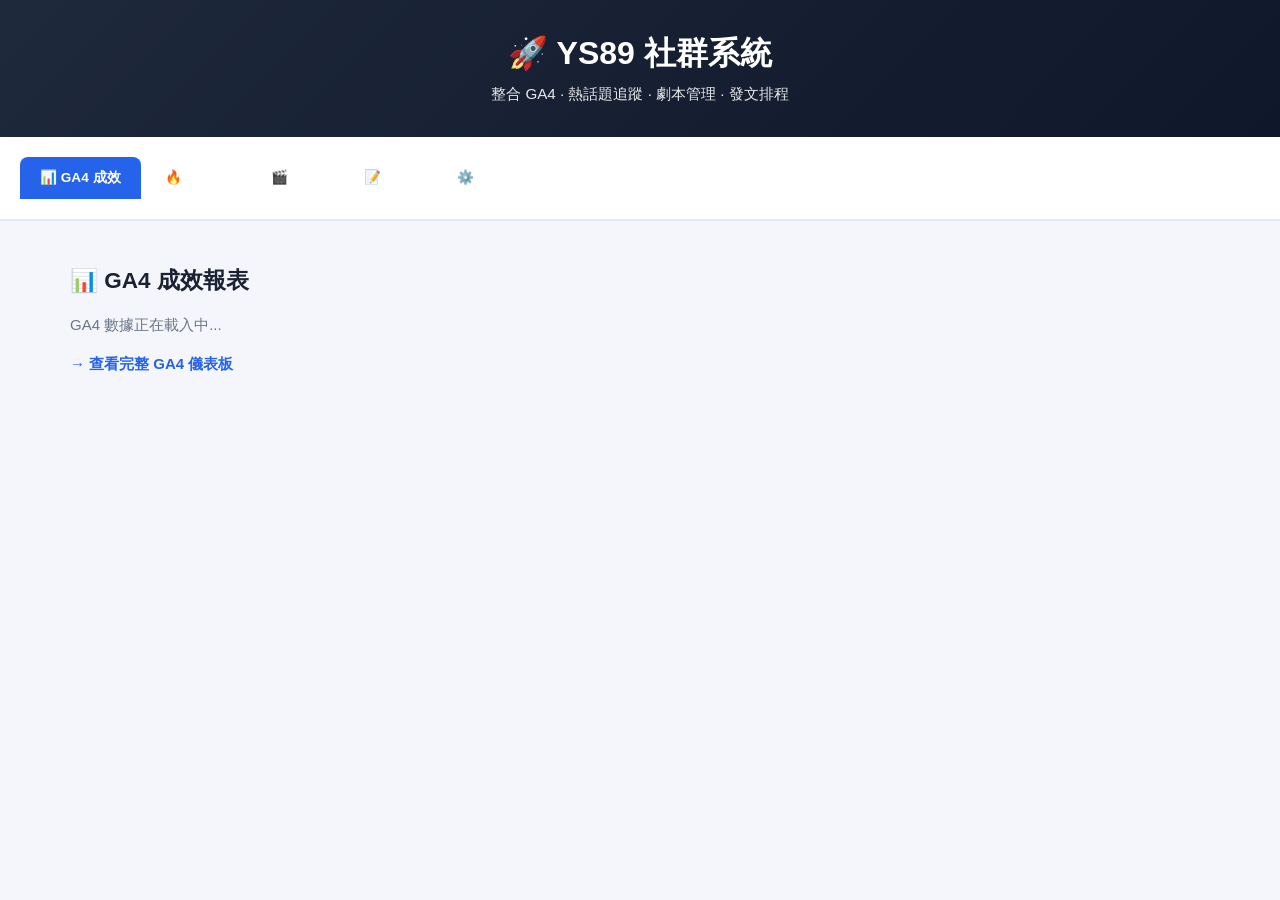
<file: index_original_complete.html>
﻿<!DOCTYPE html>
<html lang="zh-TW">
<head>
<meta charset="UTF-8">
<meta name="viewport" content="width=device-width,initial-scale=1">
<title>YS89 社群系統</title>
<style>
:root{--bg:#f4f6fb;--card:#ffffff;--ink:#1a2233;--muted:#6b7689;--line:#e6ebf2;--blue:#2563eb;--green:#16a34a;--red:#dc2626}
*{box-sizing:border-box;margin:0;padding:0}
body{background:var(--bg);color:var(--ink);font-family:-apple-system,"Noto Sans TC","Segoe UI",sans-serif;font-size:15px}
.header{background:linear-gradient(135deg,#1e293b 0%,#0f172a 100%);color:white;padding:32px 20px;text-align:center}
.header h1{font-size:2rem;margin-bottom:8px}
.nav{display:flex;gap:4px;padding:20px;border-bottom:2px solid var(--line);overflow-x:auto;background:var(--card)}
.nav-tab{padding:12px 20px;border:none;background:transparent;cursor:pointer;font-weight:600;border-radius:8px 8px 0 0;transition:all .2s;white-space:nowrap}
.nav-tab:hover{background:var(--line)}
.nav-tab.active{background:var(--blue);color:white}
.content{padding:20px;min-height:60vh}
.page{display:none}
.page.active{display:block}
.wrap{max-width:1180px;margin:0 auto;padding:24px 20px}
.grid{display:grid;grid-template-columns:repeat(4,1fr);gap:16px;margin-bottom:28px}
.kpi{background:var(--card);border:1px solid var(--line);border-radius:14px;padding:20px;box-shadow:0 1px 3px rgba(20,30,50,.06)}
.kpi .lab{font-size:.75rem;color:var(--muted);font-weight:700;text-transform:uppercase}
.kpi .val{font-size:2rem;font-weight:800;margin-top:6px;color:var(--blue)}
.panel{background:var(--card);border:1px solid var(--line);border-radius:14px;padding:24px;margin-bottom:24px;box-shadow:0 1px 3px rgba(20,30,50,.06)}
.panel h2{font-size:1.1rem;font-weight:700;margin-bottom:16px}
table{width:100%;border-collapse:collapse;font-size:.9rem}
th{text-align:left;font-size:.75rem;color:var(--muted);font-weight:700;padding:10px;border-bottom:2px solid var(--line);text-transform:uppercase}
td{padding:12px 10px;border-bottom:1px solid var(--line)}
tr:hover{background:rgba(37,99,235,.02)}
button{padding:6px 12px;background:var(--blue);color:white;border:none;border-radius:4px;cursor:pointer;font-size:.85rem;font-weight:600}
button:hover{opacity:.9}
.link{color:var(--blue);text-decoration:none;cursor:pointer;font-weight:600}
.link:hover{text-decoration:underline}
.foot{text-align:center;color:var(--muted);font-size:.75rem;margin-top:28px;padding-top:20px;border-top:1px solid var(--line)}
@media(max-width:880px){.grid{grid-template-columns:repeat(2,1fr)}}
@media(max-width:520px){.grid{grid-template-columns:1fr}.nav-tab{padding:10px 14px;font-size:.85rem}}
</style>
</head>
<body>
<div class="header">
  <h1>🚀 YS89 社群系統</h1>
  <div style="font-size:.95rem;opacity:.9">整合 GA4 · 熱話題追蹤 · 劇本管理 · 發文排程</div>
</div>

<div class="nav">
  <button class="nav-tab active" onclick="showPage('ga4')">📊 GA4 成效</button>
  <button class="nav-tab" onclick="showPage('topics')">🔥 熱話題</button>
  <button class="nav-tab" onclick="showPage('script')">🎬 劇本</button>
  <button class="nav-tab" onclick="showPage('posting')">📝 發文</button>
  <button class="nav-tab" onclick="showPage('settings')">⚙️ 設定</button>
</div>

<div class="content">
  <!-- GA4 -->
  <div id="ga4" class="page active">
    <div class="wrap">
      <h2 style="margin-bottom:20px">📊 GA4 成效報表</h2>
      <p style="color:var(--muted);margin-bottom:20px">GA4 數據正在載入中...</p>
      <p><a href="ga4-dashboard.html" class="link">→ 查看完整 GA4 儀表板</a></p>
    </div>
  </div>

  <!-- 熱話題 -->
  <div id="topics" class="page">
    <div class="wrap">
      <h2 style="margin-bottom:20px">🔥 熱話題追蹤</h2>
      <p style="color:var(--muted);margin-bottom:20px">熱話題數據正在載入中...</p>
      <p><a href="hot-topics-dashboard.html" class="link">→ 查看完整熱話題儀表板</a></p>
    </div>
  </div>

  <!-- 劇本 -->
  <div id="script" class="page">
    <div class="wrap">
      <div class="panel">
        <h2>🎬 今日劇本</h2>
        <table>
          <thead><tr><th>帳號</th><th>平台</th><th>劇本</th><th>狀態</th></tr></thead>
          <tbody>
            <tr><td><strong>akki</strong></td><td>IG</td><td>世足直播帶看</td><td>✅ 進行中</td></tr>
            <tr><td><strong>god</strong></td><td>Threads</td><td>賠率分析</td><td>⏳ 待發</td></tr>
            <tr><td><strong>uncle</strong></td><td>IG</td><td>戰績總結</td><td>✅ 完成</td></tr>
          </tbody>
        </table>
      </div>
      <div class="panel">
        <h2>📅 本週排程</h2>
        <div style="display:grid;grid-template-columns:repeat(7,1fr);gap:8px">
          <div style="text-align:center;padding:12px;background:var(--line);border-radius:8px;"><div style="font-size:.8rem;color:var(--muted)">一</div><div style="font-weight:700;margin-top:4px">3篇</div></div>
          <div style="text-align:center;padding:12px;background:var(--blue);border-radius:8px;color:white;"><div style="font-size:.8rem">二</div><div style="font-weight:700;margin-top:4px">5篇</div></div>
          <div style="text-align:center;padding:12px;background:var(--line);border-radius:8px;"><div style="font-size:.8rem;color:var(--muted)">三</div><div style="font-weight:700;margin-top:4px">4篇</div></div>
          <div style="text-align:center;padding:12px;background:var(--line);border-radius:8px;"><div style="font-size:.8rem;color:var(--muted)">四</div><div style="font-weight:700;margin-top:4px">6篇</div></div>
          <div style="text-align:center;padding:12px;background:var(--line);border-radius:8px;"><div style="font-size:.8rem;color:var(--muted)">五</div><div style="font-weight:700;margin-top:4px">？</div></div>
          <div style="text-align:center;padding:12px;background:var(--line);border-radius:8px;"><div style="font-size:.8rem;color:var(--muted)">六</div><div style="font-weight:700;margin-top:4px">？</div></div>
          <div style="text-align:center;padding:12px;background:var(--line);border-radius:8px;"><div style="font-size:.8rem;color:var(--muted)">日</div><div style="font-weight:700;margin-top:4px">？</div></div>
        </div>
      </div>
    </div>
  </div>

  <!-- 發文 -->
  <div id="posting" class="page">
    <div class="wrap">
      <div class="panel">
        <h2>📝 今日待發文</h2>
        <table>
          <thead><tr><th>帳號</th><th>平台</th><th>內容</th><th>排程時間</th><th>狀態</th></tr></thead>
          <tbody>
            <tr><td><strong>akki</strong></td><td>IG</td><td>世足直播帶看</td><td>14:00</td><td style="color:var(--blue)">準備中</td></tr>
            <tr><td><strong>god</strong></td><td>Threads</td><td>賠率分析</td><td>16:30</td><td style="color:var(--green)">已排程</td></tr>
            <tr><td><strong>uncle</strong></td><td>IG</td><td>戰績總結</td><td>20:00</td><td style="color:var(--green)">已排程</td></tr>
          </tbody>
        </table>
      </div>
      <div class="panel">
        <h2>📊 本月統計</h2>
        <div class="grid">
          <div class="kpi"><div class="lab">已發文</div><div class="val">48</div></div>
          <div class="kpi"><div class="lab">互動量</div><div class="val">3.2K</div></div>
          <div class="kpi"><div class="lab">平均互動</div><div class="val">67</div></div>
          <div class="kpi"><div class="lab">成長率</div><div class="val">+24%</div></div>
        </div>
      </div>
    </div>
  </div>

  <!-- 設定 -->
  <div id="settings" class="page">
    <div class="wrap">
      <div class="panel">
        <h2>⚙️ 系統設定</h2>
        <table>
          <thead><tr><th>設定項目</th><th>當前值</th></tr></thead>
          <tbody>
            <tr><td>GA4 自動更新</td><td>✅ 每日 09:00</td></tr>
            <tr><td>熱話題自動計數</td><td>✅ 每日 16:00</td></tr>
            <tr><td>發文提醒通知</td><td>✅ 啟用</td></tr>
            <tr><td>系統版本</td><td>v1.0.0</td></tr>
          </tbody>
        </table>
      </div>
    </div>
  </div>
</div>

<script>
function showPage(pageId) {
  document.querySelectorAll('.page').forEach(p => p.classList.remove('active'));
  document.querySelectorAll('.nav-tab').forEach(t => t.classList.remove('active'));
  document.getElementById(pageId).classList.add('active');
  event.target.classList.add('active');
}
</script>
</body>
</html>
</file>
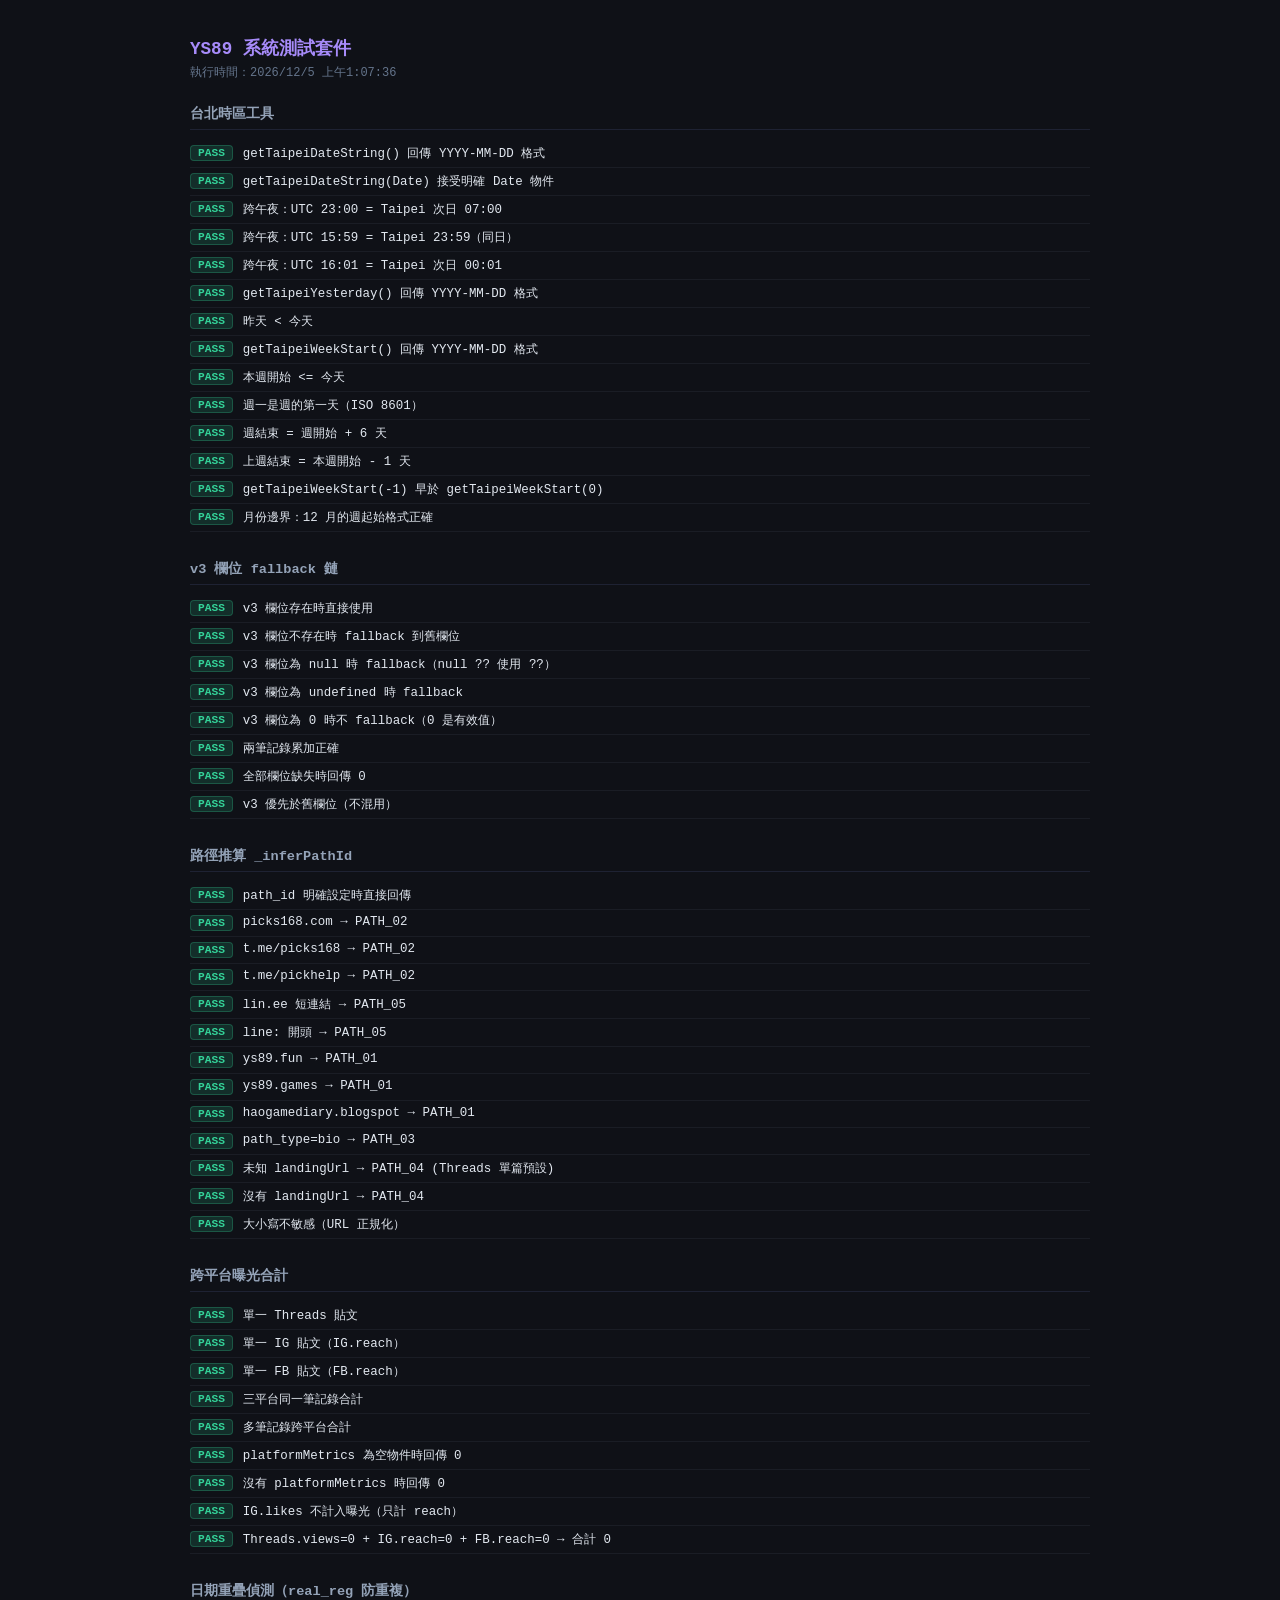
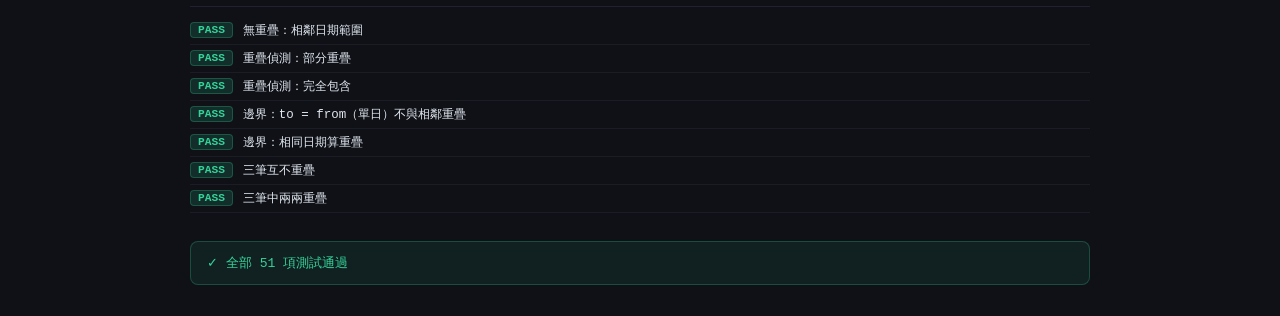
<file: tests.html>
<!doctype html>
<meta charset="utf-8">
<title>YS89 系統測試套件</title>
<style>
  body{font-family:ui-monospace,monospace;background:#0f1117;color:#e2e8f0;padding:24px;max-width:900px;margin:0 auto}
  h1{font-size:1.1rem;color:#a78bfa;margin-bottom:4px}
  .subtitle{font-size:.75rem;color:#64748b;margin-bottom:24px}
  .suite{margin-bottom:28px}
  .suite-title{font-size:.85rem;font-weight:700;color:#94a3b8;border-bottom:1px solid #1e2233;padding-bottom:6px;margin-bottom:10px}
  .test{display:flex;gap:10px;align-items:flex-start;padding:5px 0;border-bottom:1px solid #1a1d25;font-size:.78rem}
  .badge{flex-shrink:0;padding:1px 7px;border-radius:4px;font-size:.7rem;font-weight:700}
  .pass{background:rgba(52,211,153,.15);color:#34d399;border:1px solid rgba(52,211,153,.25)}
  .fail{background:rgba(248,113,113,.15);color:#f87171;border:1px solid rgba(248,113,113,.25)}
  .skip{background:rgba(100,116,139,.15);color:#64748b;border:1px solid rgba(100,116,139,.2)}
  .name{color:#e2e8f0;flex:1}
  .detail{color:#64748b;font-size:.7rem;margin-top:2px}
  .summary{padding:12px 16px;border-radius:8px;font-size:.82rem;margin-top:20px;border:1px solid}
  .summary.all-pass{background:rgba(52,211,153,.08);border-color:rgba(52,211,153,.25);color:#34d399}
  .summary.has-fail{background:rgba(248,113,113,.08);border-color:rgba(248,113,113,.25);color:#f87171}
</style>

<h1>YS89 系統測試套件</h1>
<div class="subtitle">執行時間：<span id="ts"></span></div>
<div id="root"></div>

<script>
// ── 複製自 index.html 的核心函式 ─────────────────────────────────────────────

function getTaipeiDateString(date) {
  const d = date || new Date()
  const parts = new Intl.DateTimeFormat('en-CA', {
    timeZone: 'Asia/Taipei',
    year: 'numeric', month: '2-digit', day: '2-digit'
  }).formatToParts(d)
  const m = Object.fromEntries(parts.filter(p=>p.type!=='literal').map(p=>[p.type,p.value]))
  return `${m.year}-${m.month}-${m.day}`
}
function getTaipeiYesterday() {
  const d = new Date(); d.setDate(d.getDate()-1); return getTaipeiDateString(d)
}
function getTaipeiWeekStart(offset) {
  const now = new Date()
  const taipeiNow = new Date(now.toLocaleString('en-US',{timeZone:'Asia/Taipei'}))
  const day = taipeiNow.getDay(), diff = day===0?-6:1-day
  const mon = new Date(taipeiNow); mon.setDate(taipeiNow.getDate()+diff+(offset||0)*7)
  return getTaipeiDateString(mon)
}
function getTaipeiWeekEnd(offset) {
  const mon = new Date(getTaipeiWeekStart(offset))
  const sun = new Date(mon); sun.setDate(mon.getDate()+6)
  return getTaipeiDateString(sun)
}

function _inferPathId(a) {
  if (a.path_id) return a.path_id
  if (a.path_type === 'bio') return 'PATH_03'
  const url = (a.landingUrl || '').toLowerCase()
  if (url.includes('picks168.com') || url.includes('t.me/picks168') || url.includes('t.me/pickhelp')) return 'PATH_02'
  if (url.includes('lin.ee') || url.startsWith('line:')) return 'PATH_05'
  if (url.includes('ys89.fun') || url.includes('ys89.games') || url.includes('ys89.info') ||
      url.includes('ys89.bet') || url.includes('ys89.me') || url.includes('ys89.biz') ||
      url.includes('haogamediary.blogspot') || url.includes('fifa-worldcups.tw')) return 'PATH_01'
  return 'PATH_04'
}

// ── 測試框架 ─────────────────────────────────────────────────────────────────

const suites = []
let currentSuite = null

function suite(title, fn) {
  currentSuite = { title, tests: [] }
  suites.push(currentSuite)
  fn()
}
function test(name, fn) {
  try {
    fn()
    currentSuite.tests.push({ name, status: 'pass' })
  } catch(e) {
    currentSuite.tests.push({ name, status: 'fail', detail: e.message })
  }
}
function assert(condition, msg) {
  if (!condition) throw new Error(msg || 'assertion failed')
}
function eq(a, b) {
  if (a !== b) throw new Error(`expected ${JSON.stringify(b)}, got ${JSON.stringify(a)}`)
}
function dateRe(s) {
  if (!/^\d{4}-\d{2}-\d{2}$/.test(s)) throw new Error(`not a valid YYYY-MM-DD date: ${JSON.stringify(s)}`)
}

// ── Suite 1: 台北時區工具 ─────────────────────────────────────────────────────

suite('台北時區工具', () => {

  test('getTaipeiDateString() 回傳 YYYY-MM-DD 格式', () => {
    dateRe(getTaipeiDateString())
  })

  test('getTaipeiDateString(Date) 接受明確 Date 物件', () => {
    // 2026-07-20 00:00 UTC = 2026-07-20 08:00 Taipei → should be 07-20
    const d = new Date('2026-07-20T00:00:00Z')
    eq(getTaipeiDateString(d), '2026-07-20')
  })

  test('跨午夜：UTC 23:00 = Taipei 次日 07:00', () => {
    // 2026-07-19 23:00 UTC → 2026-07-20 07:00 Taipei
    const d = new Date('2026-07-19T23:00:00Z')
    eq(getTaipeiDateString(d), '2026-07-20')
  })

  test('跨午夜：UTC 15:59 = Taipei 23:59（同日）', () => {
    // 2026-07-20 15:59 UTC → 2026-07-20 23:59 Taipei
    const d = new Date('2026-07-20T15:59:00Z')
    eq(getTaipeiDateString(d), '2026-07-20')
  })

  test('跨午夜：UTC 16:01 = Taipei 次日 00:01', () => {
    // 2026-07-20 16:01 UTC → 2026-07-21 00:01 Taipei
    const d = new Date('2026-07-20T16:01:00Z')
    eq(getTaipeiDateString(d), '2026-07-21')
  })

  test('getTaipeiYesterday() 回傳 YYYY-MM-DD 格式', () => {
    dateRe(getTaipeiYesterday())
  })

  test('昨天 < 今天', () => {
    assert(getTaipeiYesterday() < getTaipeiDateString())
  })

  test('getTaipeiWeekStart() 回傳 YYYY-MM-DD 格式', () => {
    dateRe(getTaipeiWeekStart(0))
  })

  test('本週開始 <= 今天', () => {
    const ws = getTaipeiWeekStart(0), today = getTaipeiDateString()
    assert(ws <= today, `weekStart(${ws}) should be <= today(${today})`)
  })

  test('週一是週的第一天（ISO 8601）', () => {
    const ws = getTaipeiWeekStart(0)
    const d = new Date(ws + 'T12:00:00+08:00')
    eq(d.getDay(), 1) // 1 = Monday
  })

  test('週結束 = 週開始 + 6 天', () => {
    const ws = getTaipeiWeekStart(0), we = getTaipeiWeekEnd(0)
    const startMs = new Date(ws).getTime()
    const endMs   = new Date(we).getTime()
    eq((endMs - startMs) / 86400000, 6)
  })

  test('上週結束 = 本週開始 - 1 天', () => {
    const lastWe = getTaipeiWeekEnd(-1)
    const thisWs = getTaipeiWeekStart(0)
    const diff = (new Date(thisWs) - new Date(lastWe)) / 86400000
    eq(diff, 1)
  })

  test('getTaipeiWeekStart(-1) 早於 getTaipeiWeekStart(0)', () => {
    assert(getTaipeiWeekStart(-1) < getTaipeiWeekStart(0))
  })

  test('月份邊界：12 月的週起始格式正確', () => {
    const d = new Date('2025-12-29T12:00:00+08:00') // 台北週一
    dateRe(getTaipeiDateString(d))
    eq(getTaipeiDateString(d), '2025-12-29')
  })

})

// ── Suite 2: v3 欄位 fallback 鏈 ─────────────────────────────────────────────

suite('v3 欄位 fallback 鏈', () => {

  const aggReg = records => records.reduce((s,r) => s + (r.qualified_registration_count ?? r.reg ?? 0), 0)
  const aggDep = records => records.reduce((s,r) => s + (r.first_deposit_user_count ?? r.dep ?? 0), 0)
  const aggAmt = records => records.reduce((s,r) => s + (r.first_deposit_amount ?? r.amt ?? 0), 0)

  test('v3 欄位存在時直接使用', () => {
    eq(aggReg([{qualified_registration_count:5}]), 5)
    eq(aggDep([{first_deposit_user_count:3}]), 3)
    eq(aggAmt([{first_deposit_amount:1000}]), 1000)
  })

  test('v3 欄位不存在時 fallback 到舊欄位', () => {
    eq(aggReg([{reg:3}]), 3)
    eq(aggDep([{dep:2}]), 2)
    eq(aggAmt([{amt:500}]), 500)
  })

  test('v3 欄位為 null 時 fallback（null ?? 使用 ??）', () => {
    eq(aggReg([{qualified_registration_count:null, reg:3}]), 3)
    eq(aggDep([{first_deposit_user_count:null, dep:2}]), 2)
  })

  test('v3 欄位為 undefined 時 fallback', () => {
    eq(aggReg([{qualified_registration_count:undefined, reg:4}]), 4)
  })

  test('v3 欄位為 0 時不 fallback（0 是有效值）', () => {
    eq(aggReg([{qualified_registration_count:0, reg:5}]), 0)
  })

  test('兩筆記錄累加正確', () => {
    eq(aggReg([{qualified_registration_count:3},{reg:2}]), 5)
  })

  test('全部欄位缺失時回傳 0', () => {
    eq(aggReg([{}]), 0)
    eq(aggDep([{}]), 0)
    eq(aggAmt([{}]), 0)
  })

  test('v3 優先於舊欄位（不混用）', () => {
    // v3 有值時，舊欄位被忽略
    eq(aggReg([{qualified_registration_count:10, reg:3}]), 10)
  })

})

// ── Suite 3: 路徑推算 _inferPathId ────────────────────────────────────────────

suite('路徑推算 _inferPathId', () => {

  test('path_id 明確設定時直接回傳', () => {
    eq(_inferPathId({path_id:'PATH_01'}), 'PATH_01')
    eq(_inferPathId({path_id:'PATH_03', landingUrl:'https://picks168.com/'}), 'PATH_03') // path_id 優先
  })

  test('picks168.com → PATH_02', () => {
    eq(_inferPathId({landingUrl:'https://picks168.com/sign-up?ref=ys'}), 'PATH_02')
  })

  test('t.me/picks168 → PATH_02', () => {
    eq(_inferPathId({landingUrl:'https://t.me/picks168'}), 'PATH_02')
  })

  test('t.me/pickhelp → PATH_02', () => {
    eq(_inferPathId({landingUrl:'https://t.me/pickhelp_bot'}), 'PATH_02')
  })

  test('lin.ee 短連結 → PATH_05', () => {
    eq(_inferPathId({landingUrl:'https://lin.ee/w1pIBtuZ'}), 'PATH_05')
  })

  test('line: 開頭 → PATH_05', () => {
    eq(_inferPathId({landingUrl:'line://msg/...'}), 'PATH_05')
  })

  test('ys89.fun → PATH_01', () => {
    eq(_inferPathId({landingUrl:'https://ys89.fun/promotions/'}), 'PATH_01')
  })

  test('ys89.games → PATH_01', () => {
    eq(_inferPathId({landingUrl:'https://ys89.games/'}), 'PATH_01')
  })

  test('haogamediary.blogspot → PATH_01', () => {
    eq(_inferPathId({landingUrl:'https://haogamediary.blogspot.com/post1'}), 'PATH_01')
  })

  test('path_type=bio → PATH_03', () => {
    eq(_inferPathId({path_type:'bio', landingUrl:'https://ys89.me/landing'}), 'PATH_03')
  })

  test('未知 landingUrl → PATH_04 (Threads 單篇預設)', () => {
    eq(_inferPathId({landingUrl:'https://unknown-site.com/'}), 'PATH_04')
  })

  test('沒有 landingUrl → PATH_04', () => {
    eq(_inferPathId({}), 'PATH_04')
  })

  test('大小寫不敏感（URL 正規化）', () => {
    eq(_inferPathId({landingUrl:'HTTPS://PICKS168.COM/'}), 'PATH_02')
  })

})

// ── Suite 4: 跨平台曝光合計 ──────────────────────────────────────────────────

suite('跨平台曝光合計', () => {

  function computeExposure(acts) {
    const totThreads = acts.reduce((s,a) => s + (a.platformMetrics?.Threads?.views || 0), 0)
    const totIG      = acts.reduce((s,a) => s + (a.platformMetrics?.IG?.reach || 0), 0)
    const totFB      = acts.reduce((s,a) => s + (a.platformMetrics?.FB?.reach || 0), 0)
    return totThreads + totIG + totFB
  }

  test('單一 Threads 貼文', () => {
    eq(computeExposure([{platformMetrics:{Threads:{views:1000}}}]), 1000)
  })

  test('單一 IG 貼文（IG.reach）', () => {
    eq(computeExposure([{platformMetrics:{IG:{reach:500}}}]), 500)
  })

  test('單一 FB 貼文（FB.reach）', () => {
    eq(computeExposure([{platformMetrics:{FB:{reach:300}}}]), 300)
  })

  test('三平台同一筆記錄合計', () => {
    eq(computeExposure([{platformMetrics:{Threads:{views:100},IG:{reach:200},FB:{reach:50}}}]), 350)
  })

  test('多筆記錄跨平台合計', () => {
    const acts = [
      {platformMetrics:{Threads:{views:500}}},
      {platformMetrics:{IG:{reach:300}}},
      {platformMetrics:{FB:{reach:200}}}
    ]
    eq(computeExposure(acts), 1000)
  })

  test('platformMetrics 為空物件時回傳 0', () => {
    eq(computeExposure([{platformMetrics:{}}]), 0)
  })

  test('沒有 platformMetrics 時回傳 0', () => {
    eq(computeExposure([{}]), 0)
  })

  test('IG.likes 不計入曝光（只計 reach）', () => {
    eq(computeExposure([{platformMetrics:{IG:{likes:999,reach:100}}}]), 100)
  })

  test('Threads.views=0 + IG.reach=0 + FB.reach=0 → 合計 0', () => {
    eq(computeExposure([{platformMetrics:{Threads:{views:0},IG:{reach:0},FB:{reach:0}}}]), 0)
  })

})

// ── Suite 5: 日期重疊偵測 ────────────────────────────────────────────────────

suite('日期重疊偵測（real_reg 防重複）', () => {

  function overlaps(a, b) {
    // [a.from, a.to] overlaps [b.from, b.to] ?
    return a.from <= b.to && a.to >= b.from
  }

  function detectOverlaps(regs) {
    const issues = []
    for (let i = 0; i < regs.length; i++) {
      for (let j = i+1; j < regs.length; j++) {
        if (overlaps(regs[i], regs[j])) {
          issues.push([regs[i], regs[j]])
        }
      }
    }
    return issues
  }

  test('無重疊：相鄰日期範圍', () => {
    const regs = [
      {from:'2026-07-01',to:'2026-07-07'},
      {from:'2026-07-08',to:'2026-07-14'}
    ]
    eq(detectOverlaps(regs).length, 0)
  })

  test('重疊偵測：部分重疊', () => {
    const regs = [
      {from:'2026-07-01',to:'2026-07-10'},
      {from:'2026-07-08',to:'2026-07-14'}
    ]
    eq(detectOverlaps(regs).length, 1)
  })

  test('重疊偵測：完全包含', () => {
    const regs = [
      {from:'2026-07-01',to:'2026-07-31'},
      {from:'2026-07-10',to:'2026-07-15'}
    ]
    eq(detectOverlaps(regs).length, 1)
  })

  test('邊界：to = from（單日）不與相鄰重疊', () => {
    const regs = [
      {from:'2026-07-01',to:'2026-07-01'},
      {from:'2026-07-02',to:'2026-07-02'}
    ]
    eq(detectOverlaps(regs).length, 0)
  })

  test('邊界：相同日期算重疊', () => {
    const regs = [
      {from:'2026-07-01',to:'2026-07-01'},
      {from:'2026-07-01',to:'2026-07-01'}
    ]
    eq(detectOverlaps(regs).length, 1)
  })

  test('三筆互不重疊', () => {
    const regs = [
      {from:'2026-06-01',to:'2026-06-07'},
      {from:'2026-06-08',to:'2026-06-14'},
      {from:'2026-06-15',to:'2026-06-21'}
    ]
    eq(detectOverlaps(regs).length, 0)
  })

  test('三筆中兩兩重疊', () => {
    const regs = [
      {from:'2026-06-01',to:'2026-06-10'},
      {from:'2026-06-05',to:'2026-06-15'},
      {from:'2026-06-01',to:'2026-06-10'}
    ]
    // pair(0,1) overlaps, pair(0,2) overlaps, pair(1,2) overlaps
    eq(detectOverlaps(regs).length, 3)
  })

})

// ── 渲染結果 ─────────────────────────────────────────────────────────────────

document.getElementById('ts').textContent = new Date().toLocaleString('zh-TW',{timeZone:'Asia/Taipei'})

let totalPass = 0, totalFail = 0
const root = document.getElementById('root')

suites.forEach(s => {
  const div = document.createElement('div')
  div.className = 'suite'
  let html = `<div class="suite-title">${s.title}</div>`
  s.tests.forEach(t => {
    if (t.status === 'pass') totalPass++
    else totalFail++
    html += `<div class="test">
      <span class="badge ${t.status}">${t.status === 'pass' ? 'PASS' : 'FAIL'}</span>
      <div>
        <div class="name">${t.name}</div>
        ${t.detail ? `<div class="detail">⚠ ${t.detail}</div>` : ''}
      </div>
    </div>`
  })
  div.innerHTML = html
  root.appendChild(div)
})

const summary = document.createElement('div')
summary.className = `summary ${totalFail === 0 ? 'all-pass' : 'has-fail'}`
summary.textContent = totalFail === 0
  ? `✓ 全部 ${totalPass} 項測試通過`
  : `✗ ${totalFail} 項失敗 / ${totalPass} 項通過 / 共 ${totalPass+totalFail} 項`
root.appendChild(summary)
</script>
</file>
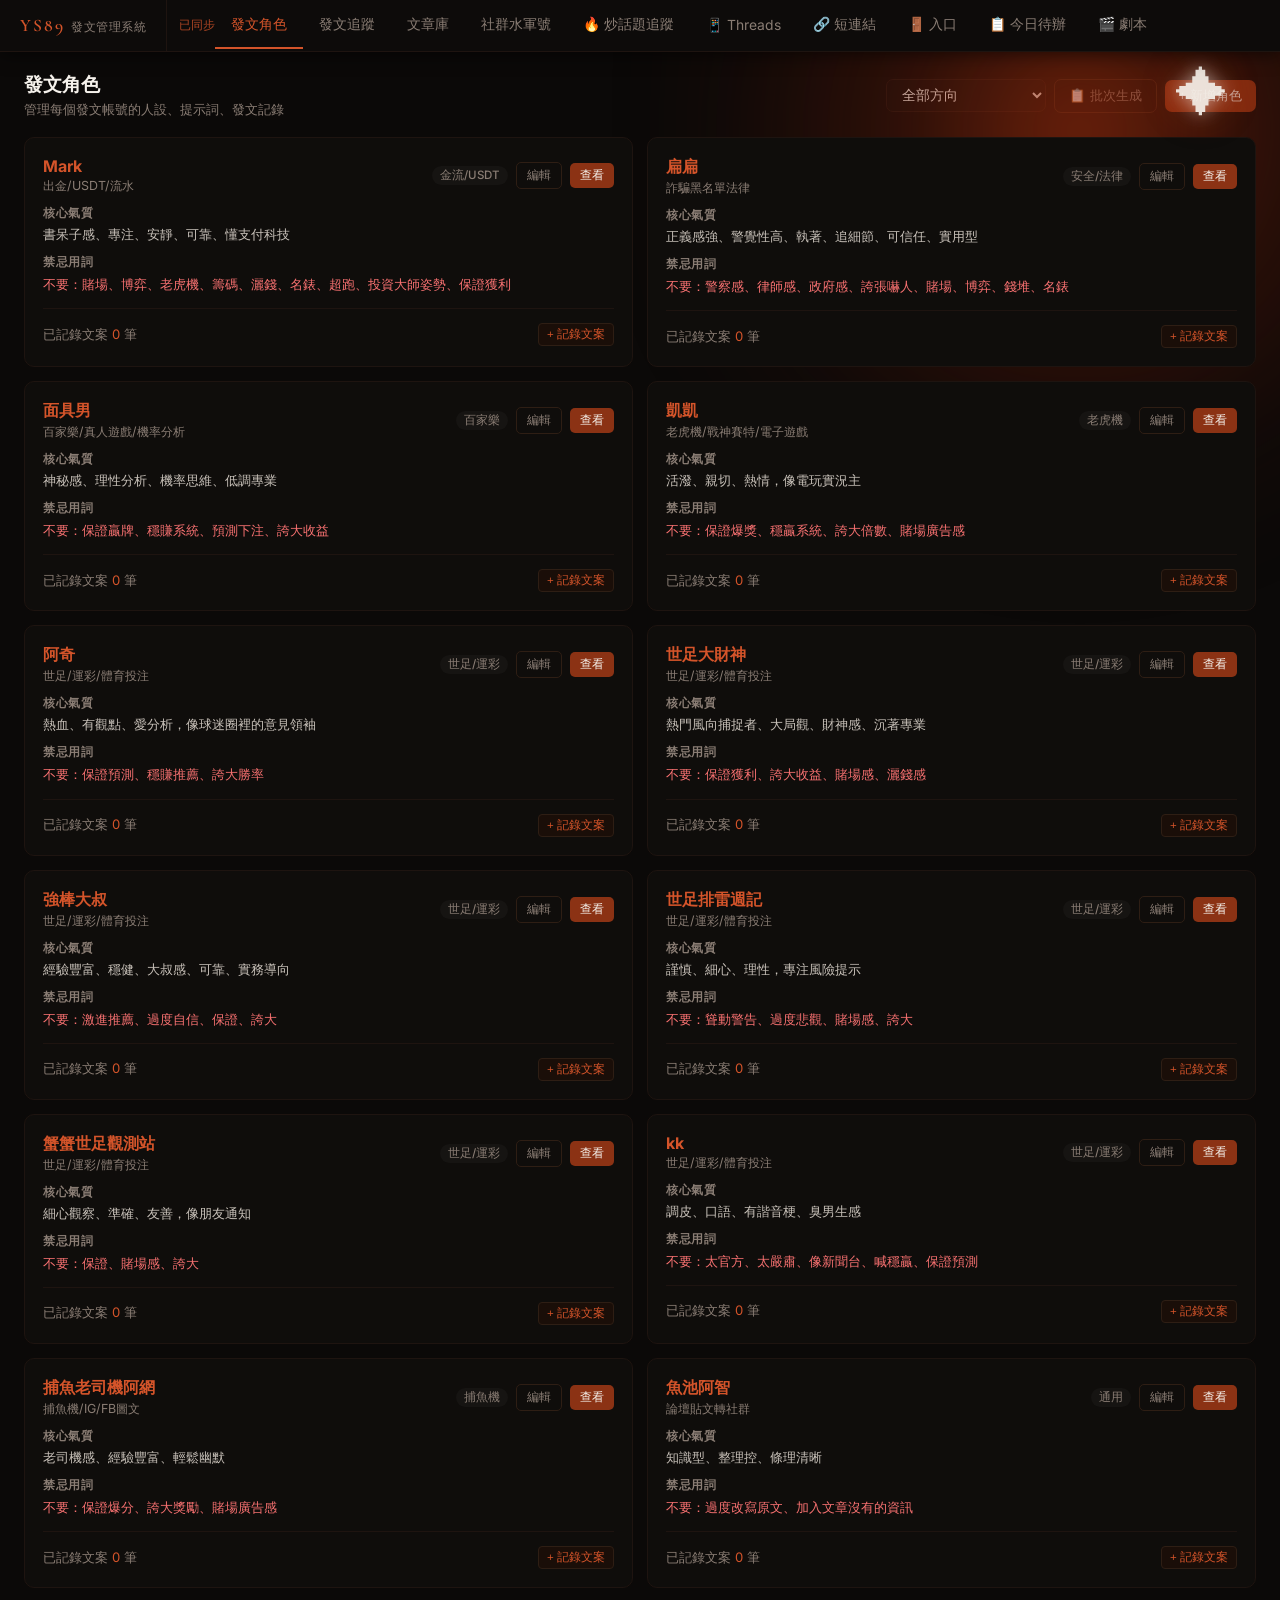
<file: YS89發文管理系統.html>
<!DOCTYPE html>
<html lang="zh-TW">
<head>
<meta charset="UTF-8">
<meta name="viewport" content="width=device-width, initial-scale=1.0">
<title>YS89 發文管理系統</title>
<link rel="icon" href="data:image/svg+xml,<svg xmlns='http://www.w3.org/2000/svg' viewBox='0 0 32 32'><rect width='32' height='32' rx='6' fill='%230B0908'/><text x='16' y='22' text-anchor='middle' font-size='18' fill='%23D4542A'>✦</text></svg>">
<link rel="preconnect" href="https://fonts.googleapis.com">
<link rel="preconnect" href="https://fonts.gstatic.com" crossorigin>
<link href="https://fonts.googleapis.com/css2?family=Cormorant+Garamond:wght@300;400;500;600&family=Inter:wght@300;400;500;600&display=swap" rel="stylesheet">
<style>
*{box-sizing:border-box;margin:0;padding:0}
body{
  font-family:'Inter',sans-serif;
  background:#0B0908;
  color:#F5F1EB;
  min-height:100vh;
  position:relative
}
body::before{
  content:'';
  position:fixed;
  top:-80px;right:-80px;
  width:700px;height:700px;
  background:
    radial-gradient(circle at 60% 30%,
      rgba(160,45,12,.65) 0%,
      rgba(110,28,8,.35) 28%,
      rgba(60,14,4,.12) 55%,
      transparent 72%);
  filter:blur(28px);
  pointer-events:none;
  z-index:0
}
:root{
  --g1:#0f0d0b;--g2:#150e0b;--g3:#1c1208;--g4:#221408;
  --amber:#8B3214;--amber2:#A83A22;--amber3:#C44A2A;--amber4:#E07050;
  --accent:#D4542A;--accent2:#E87848;
  --border:#1e1410;--border2:#2e1e14;
  --text:#F5F1EB;--text2:#C9C2BA;--text3:#8A7D74
}
::-webkit-scrollbar{width:5px;height:5px}
::-webkit-scrollbar-track{background:#0B0B0D}
::-webkit-scrollbar-thumb{background:#1e1410;border-radius:4px}
::-webkit-scrollbar-thumb:hover{background:#2e1e14}

/* NAV */
nav{background:#0d0b0a;border-bottom:1px solid var(--border);padding:0 20px;display:flex;align-items:center;gap:0;position:sticky;top:0;z-index:100;box-shadow:0 1px 20px #000a}
.nav-brand{color:var(--accent);font-weight:600;font-size:1.1rem;padding:15px 20px 15px 0;border-right:1px solid var(--border);margin-right:4px;letter-spacing:2px;font-family:'Cormorant Garamond',serif}
.nav-brand span{color:var(--text3);font-weight:400;font-size:.78rem;margin-left:6px;letter-spacing:.5px;font-family:'Inter',sans-serif}
.nav-tab{padding:13px 16px;cursor:pointer;color:var(--text3);font-size:.87rem;border-bottom:2px solid transparent;transition:.2s;white-space:nowrap}
.nav-tab:hover{color:var(--text)}
.nav-tab.active{color:var(--accent);border-bottom-color:var(--accent)}

/* PAGE */
.page{display:none;padding:20px 24px;max-width:1440px;margin:0 auto}
.page.active{display:block}

/* CARD */
.card{background:var(--g1);border:1px solid var(--border);border-radius:10px;padding:18px;margin-bottom:14px}
.card-sm{background:var(--g1);border:1px solid var(--border);border-radius:8px;padding:14px}
.card-title{font-size:.92rem;font-weight:600;color:var(--accent);margin-bottom:12px}

/* GRID */
.g2{display:grid;grid-template-columns:1fr 1fr;gap:14px}
.g3{display:grid;grid-template-columns:repeat(3,1fr);gap:14px}
.g4{display:grid;grid-template-columns:repeat(4,1fr);gap:12px}
.g5{display:grid;grid-template-columns:repeat(5,1fr);gap:10px}
@media(max-width:1000px){.g3,.g4,.g5{grid-template-columns:repeat(2,1fr)}}
@media(max-width:600px){.g2,.g3,.g4,.g5{grid-template-columns:1fr}}

/* BUTTONS */
.btn{display:inline-flex;align-items:center;gap:5px;padding:7px 14px;border-radius:7px;border:none;cursor:pointer;font-size:.83rem;font-weight:500;transition:.15s;text-decoration:none}
.btn-primary{background:var(--amber);color:#F5F1EB}.btn-primary:hover{background:var(--amber2)}
.btn-outline{background:transparent;border:1px solid var(--border2);color:var(--text3)}.btn-outline:hover{border-color:var(--accent);color:var(--accent)}
.btn-ghost{background:transparent;border:none;color:var(--text3);cursor:pointer}.btn-ghost:hover{color:var(--accent)}
.btn-sm{padding:4px 10px;font-size:.77rem;border-radius:5px}
.btn-xs{padding:3px 8px;font-size:.72rem;border-radius:4px}
.btn-copy{background:#1a0e08;color:var(--accent);border:1px solid var(--border2)}.btn-copy:hover{background:#221408}
.btn-danger{background:transparent;border:1px solid #3a1515;color:#f87171}.btn-danger:hover{background:#3a1515}

/* BADGE */
.badge{display:inline-flex;align-items:center;font-size:.72rem;padding:2px 8px;border-radius:20px;font-weight:500;white-space:nowrap}
.b-green{background:#1a0e08;color:var(--accent)}
.b-green2{background:#221408;color:var(--amber4)}
.b-gray{background:#161412;color:var(--text3)}
.b-red{background:#2a1515;color:#f87171}
.b-yellow{background:#2a2210;color:#fbbf24}
.b-blue{background:#10182a;color:#60a5fa}
.b-warn{background:#2a1a0a;color:#fb923c}

/* FORMS */
input,select,textarea{background:#0d0b0a;border:1px solid var(--border);border-radius:7px;padding:7px 11px;color:var(--text);font-size:.86rem;width:100%;outline:none;transition:.2s}
input:focus,select:focus,textarea:focus{border-color:var(--accent);background:#0f0d0b}
textarea{resize:vertical;min-height:70px;line-height:1.6}
label{font-size:.78rem;color:var(--text3);display:block;margin-bottom:4px}
.fg{margin-bottom:12px}
.fr{display:grid;grid-template-columns:1fr 1fr;gap:12px}
select option{background:#0f0d0b}

/* PROMPT BOX */
.pbox{background:#0B0B0D;border:1px solid var(--border);border-radius:7px;padding:12px 40px 12px 12px;font-size:.8rem;line-height:1.7;color:#C9C2BA;position:relative;max-height:160px;overflow-y:auto;white-space:pre-wrap;word-break:break-all;font-family:monospace}
.pcopy{position:absolute;top:6px;right:6px;padding:3px 9px;font-size:.72rem;background:#1a0e08;color:var(--accent);border:1px solid var(--border2);border-radius:4px;cursor:pointer}
.pcopy:hover{background:#221408}

/* STAT */
.stat{background:var(--g1);border:1px solid var(--border);border-radius:10px;padding:16px 18px}
.stat-num{font-size:1.8rem;font-weight:700;color:var(--accent);line-height:1.1}
.stat-label{font-size:.75rem;color:var(--text3);margin-top:5px}
.stat-sub{font-size:.75rem;color:var(--text3);margin-top:2px}

/* TABLE */
table{width:100%;border-collapse:collapse;font-size:.83rem}
th{background:#0d0b0a;color:var(--text3);font-weight:500;padding:9px 12px;text-align:left;border-bottom:1px solid var(--border);white-space:nowrap}
td{padding:9px 12px;border-bottom:1px solid #0f0d0b;color:var(--text2);vertical-align:middle}
tr:hover td{background:#0f0d0b}

/* MODAL */
.overlay{display:none;position:fixed;inset:0;background:#000c;z-index:200;align-items:center;justify-content:center;padding:16px}
.overlay.show{display:flex}
.modal{background:#0d0b0a;border:1px solid var(--border2);border-radius:12px;padding:22px;width:100%;max-width:600px;max-height:92vh;overflow-y:auto}
.modal-lg{max-width:760px}
.mh{display:flex;justify-content:space-between;align-items:center;margin-bottom:18px}
.mt{font-size:.95rem;font-weight:600;color:var(--accent)}
.mc{background:none;border:none;color:var(--text3);font-size:1.2rem;cursor:pointer;line-height:1}.mc:hover{color:var(--text)}

/* TOAST */
#toast{position:fixed;bottom:20px;right:20px;background:#1a0e08;border:1px solid var(--amber2);color:var(--accent);padding:10px 18px;border-radius:8px;font-size:.85rem;display:none;z-index:999;animation:fi .2s}
@keyframes fi{from{opacity:0;transform:translateY(6px)}to{opacity:1;transform:none}}

/* COVERAGE BAR */
.cov-bar{height:6px;background:#161412;border-radius:3px;margin-top:5px;overflow:hidden}
.cov-fill{height:100%;border-radius:3px;transition:.4s;background:var(--accent)}
.cov-fill.warn{background:#fb923c}
.cov-fill.danger{background:#f87171}

/* PERSONA CARD */
.pcard{background:var(--g1);border:1px solid var(--border);border-radius:10px;padding:18px;position:relative;transition:.15s}
.pcard:hover{border-color:var(--border2)}
.pname{font-size:1rem;font-weight:700;color:var(--accent)}
.pdir{font-size:.78rem;color:var(--text3);margin-top:2px}
.sec{font-size:.72rem;color:var(--text3);font-weight:600;text-transform:uppercase;letter-spacing:.5px;margin:11px 0 5px}

/* COMMUNITY CARD */
.ccard{background:var(--g1);border:1px solid var(--border);border-radius:10px;padding:16px}

/* COVERAGE GRID */
.cov-grid{display:flex;flex-wrap:wrap;gap:5px;margin-top:6px}
.cov-chip{display:inline-flex;align-items:center;gap:4px;padding:3px 8px;border-radius:20px;font-size:.73rem;border:1px solid;white-space:nowrap}
.cov-chip.done{background:#1a0e08;border-color:var(--border2);color:var(--accent)}
.cov-chip.todo{background:#1a0e0e;border-color:#3a2020;color:#f87171}

/* SPARKLE */
.sparkle{
  position:fixed;
  top:68px;right:52px;
  font-size:52px;
  color:#F5F1EB;
  opacity:.92;
  pointer-events:none;
  z-index:50;
  line-height:1;
  text-shadow:
    0 0 18px rgba(255,255,255,.55),
    0 0 45px rgba(220,120,60,.35),
    0 0 90px rgba(180,60,20,.22)
}

/* MISC */
hr{border:none;border-top:1px solid var(--border);margin:14px 0}
.flex{display:flex;align-items:center;gap:8px}
.fb{display:flex;align-items:center;justify-content:space-between}
.tm{color:var(--text3);font-size:.82rem}
.tg{color:var(--accent)}
.tr{color:#f87171}
.ty{color:#fbbf24}
</style>
</head>
<body>

<nav>
  <div class="nav-brand">YS89<span>發文管理系統</span></div>
  <div id="sync-status" style="font-size:.72rem;color:var(--accent);margin-left:8px;opacity:.8"></div>
  <div class="nav-tab active" onclick="nav(this,'personas')">發文角色</div>
  <div class="nav-tab" onclick="nav(this,'tracker')">發文追蹤</div>
  <div class="nav-tab" onclick="nav(this,'articles')">文章庫</div>
  <div class="nav-tab" onclick="nav(this,'community')">社群水軍號</div>
  <div class="nav-tab" onclick="nav(this,'threadtracker')">🔥 炒話題追蹤</div>
  <div class="nav-tab" onclick="nav(this,'threads')">📱 Threads</div>
  <div class="nav-tab" onclick="nav(this,'links')">🔗 短連結</div>
  <div class="nav-tab" onclick="nav(this,'entrances')">🚪 入口</div>
  <div class="nav-tab" onclick="nav(this,'todo')">📋 今日待辦</div>
  <div class="nav-tab" onclick="nav(this,'cast')">🎬 劇本</div>
</nav>

<div id="toast"></div>
<div class="sparkle">✦</div>

<!-- ===== PAGE: 發文角色 ===== -->
<div id="pg-personas" class="page active">
  <div class="fb" style="margin-bottom:18px">
    <div>
      <h2 style="font-size:1.2rem;font-weight:700">發文角色</h2>
      <p class="tm" style="margin-top:3px">管理每個發文帳號的人設、提示詞、發文記錄</p>
    </div>
    <div class="flex">
      <select id="filter-dir" onchange="renderPersonas()" style="width:160px">
        <option value="">全部方向</option>
        <option>世足/運彩</option><option>金流/USDT</option><option>安全/法律</option>
        <option>百家樂</option><option>老虎機</option><option>捕魚機</option><option>通用</option>
      </select>
      <button class="btn btn-outline" onclick="openBatchGen()">📋 批次生成</button>
      <button class="btn btn-primary" onclick="openModal('modal-add-persona')">+ 新增角色</button>
    </div>
  </div>
  <div id="personas-grid" class="g2"></div>
</div>

<!-- ===== PAGE: 發文追蹤 ===== -->
<div id="pg-tracker" class="page">
  <div class="fb" style="margin-bottom:18px">
    <div>
      <h2 style="font-size:1.2rem;font-weight:700">發文追蹤</h2>
      <p class="tm" style="margin-top:3px">記錄每次發文的來源文章、流量數據</p>
    </div>
    <button class="btn btn-primary" onclick="openAddPostModal()">+ 新增發文記錄</button>
  </div>
  <div class="g4" style="margin-bottom:18px" id="t-stats"></div>
  <div class="card">
    <div class="fb" style="margin-bottom:12px">
      <div class="card-title" style="margin-bottom:0">發文記錄</div>
      <div class="flex">
        <select id="tf-persona" style="width:120px" onchange="renderPosts()"><option value="">全部角色</option></select>
        <select id="tf-platform" style="width:120px" onchange="renderPosts()"><option value="">全部平台</option><option>IG</option><option>FB</option><option>Threads</option><option>IG+FB</option><option>IG+Threads</option><option>FB+Threads</option><option>全平台</option></select>
      </div>
    </div>
    <div id="posts-table"></div>
  </div>
</div>

<!-- ===== PAGE: 文章庫 ===== -->
<div id="pg-articles" class="page">
  <div class="fb" style="margin-bottom:18px">
    <div>
      <h2 style="font-size:1.2rem;font-weight:700">文章庫</h2>
      <p class="tm" style="margin-top:3px">追蹤每篇文章各方向帳號的發布覆蓋率，確保同方向帳號都發過</p>
    </div>
    <button class="btn btn-primary" onclick="openAddArticleModal()">+ 新增文章</button>
  </div>
  <div class="g4" id="art-stats" style="margin-bottom:18px"></div>
  <div id="art-list"></div>
</div>

<!-- ===== PAGE: 社群號 ===== -->
<div id="pg-community" class="page">
  <div class="fb" style="margin-bottom:18px">
    <div>
      <h2 style="font-size:1.2rem;font-weight:700">社群水軍號</h2>
      <p class="tm" style="margin-top:3px">水軍號管理 · 人設設定 · 路徑目標 · 每週KPI計畫</p>
    </div>
    <div class="flex">
      <button class="btn btn-outline" onclick="openWeeklyKpi()">📋 本週KPI一覽</button>
      <button class="btn btn-primary" onclick="generateWeeklyKpi()">⚡ 一鍵帶入本週KPI</button>
      <button class="btn btn-outline" onclick="initWaterArmyAccounts()" title="載入A/B/C三組完整17個帳號設定">🔄 初始化帳號設定</button>
      <button class="btn btn-outline" onclick="openAddCommunityModal()">+ 新增帳號</button>
    </div>
  </div>
  <div id="cm-kpi-banner" style="margin-bottom:16px"></div>
  <!-- 全矩陣KPI看板 -->
  <div id="cm-matrix-kpi" style="margin-bottom:20px"></div>
  <!-- 閉環示意 -->
  <div id="cm-loop-ref" style="margin-bottom:20px"></div>
  <!-- A/B/C 分組帳號 -->
  <div id="cm-grid"></div>
</div>

<!-- ===== PAGE: 今日待辦 ===== -->
<div id="pg-todo" class="page">
  <div class="fb" style="margin-bottom:16px">
    <div>
      <h2 style="font-size:1.2rem;font-weight:700">📋 今日待辦</h2>
      <p class="tm" style="margin-top:3px" id="todo-subtitle">YS主帳 + 世足角色 + 水軍三組 · 每日執行清單</p>
    </div>
    <div class="flex">
      <button class="btn btn-outline" onclick="clearDoneTodos()">✓ 清除已完成</button>
      <button class="btn btn-outline" onclick="openQuickScript()">🎬 快速拆解劇本</button>
      <button class="btn btn-primary" onclick="initTodayTodos(true)">🔄 重新整理今日清單</button>
    </div>
  </div>
  <!-- 進度條 -->
  <div id="todo-progress" style="margin-bottom:16px"></div>
  <!-- 快速輸入列 -->
  <div style="background:#0d0b0a;border:1px solid var(--border2);border-radius:10px;padding:12px 16px;margin-bottom:18px">
    <div style="font-size:.8rem;font-weight:600;color:var(--accent);margin-bottom:8px">⚡ 快速加入今日任務</div>
    <div style="display:flex;gap:8px">
      <input id="quick-todo-text" placeholder="輸入任務描述，或貼 Threads URL..." style="flex:1;font-size:.82rem">
      <select id="quick-todo-account" style="width:130px;font-size:.82rem">
        <option value="">選擇帳號</option>
        <option value="YS主帳">⭐ YS主帳</option>
        <optgroup label="世足角色">
          <option>阿奇</option><option>kk</option><option>蟹蟹世足觀測站</option>
          <option>世足大財神</option><option>世足排雷週記</option>
        </optgroup>
        <optgroup label="A組 水軍">
          <option>Miya</option><option>BS</option><option>阿象</option>
          <option>zahra</option><option>Ian Lin</option><option>倪</option>
        </optgroup>
        <optgroup label="B組 水軍">
          <option>Bam班</option><option>Luna</option><option>Steven.C</option><option>愛麗絲</option>
        </optgroup>
        <optgroup label="C組 水軍">
          <option>Anne</option><option>米恩</option><option>Jack是個柴迷</option>
          <option>Jason Chen</option><option>林家益</option><option>世足大財神-體育代理</option>
        </optgroup>
      </select>
      <select id="quick-todo-platform" style="width:100px;font-size:.82rem">
        <option>Threads</option><option>IG</option><option>FB</option><option>限動</option><option>留言</option>
      </select>
      <button class="btn btn-primary" onclick="quickAddTodo()">＋ 加入</button>
    </div>
  </div>
  <!-- 待辦清單 -->
  <div id="todo-list"></div>
</div>

<!-- ===== PAGE: 炒話題追蹤 ===== -->
<div id="pg-threadtracker" class="page">
  <div class="fb" style="margin-bottom:18px">
    <div>
      <h2 style="font-size:1.2rem;font-weight:700">🔥 炒話題追蹤</h2>
      <p class="tm" style="margin-top:3px">每日炒話題記錄 · 隔日成效追蹤 · 連結速達</p>
    </div>
    <div class="flex">
      <select id="tt-filter-persona" style="width:120px" onchange="renderThreadTracker()"><option value="">全部角色</option></select>
      <select id="tt-filter-status" style="width:100px" onchange="renderThreadTracker()">
        <option value="">全部狀態</option><option>待記錄</option><option>已記錄</option>
      </select>
      <button class="btn btn-primary" onclick="openAddThreadActivity()">+ 新增炒話題</button>
    </div>
  </div>
  <div id="tt-today-banner" style="margin-bottom:16px"></div>
  <div id="tt-table"></div>
</div>

<!-- ===== PAGE: Threads 腳本 ===== -->
<div id="pg-threads" class="page">
  <div class="fb" style="margin-bottom:18px">
    <div>
      <h2 style="font-size:1.2rem;font-weight:700">Threads 腳本庫</h2>
      <p class="tm" style="margin-top:3px">熱門仿文腳本 · 角色炒話題回覆規劃</p>
    </div>
    <select id="th-dir-filter" onchange="renderThreads()" style="width:160px">
      <option value="">全部方向</option>
      <option>世足/運彩</option><option>金流/USDT</option><option>安全/法律</option>
      <option>百家樂</option><option>老虎機</option><option>捕魚機</option>
    </select>
  </div>
  <!-- URL 投餵靈感區 -->
  <div style="background:#0d0b0a;border:1px solid var(--border2);border-radius:10px;padding:14px 16px;margin-bottom:20px">
    <div style="font-size:.85rem;font-weight:600;color:var(--accent);margin-bottom:10px">🔗 投餵熱門帖 URL → 生成仿文靈感提示詞</div>
    <div style="display:flex;gap:8px">
      <input id="th-inspire-url" placeholder="貼入 Threads 熱門帖的網址..." style="flex:1">
      <button class="btn btn-primary" onclick="genThreadInspire()">✨ 生成靈感</button>
    </div>
    <div id="th-inspire-result" style="margin-top:10px"></div>
  </div>
  <div style="display:grid;grid-template-columns:1fr 1fr;gap:20px;align-items:start">
    <div>
      <div class="fb" style="margin-bottom:12px">
        <div style="font-size:.9rem;font-weight:600;color:var(--accent)">✍️ 仿文腳本</div>
        <button class="btn btn-primary btn-sm" onclick="openAddThreadsPost()">+ 新增</button>
      </div>
      <div id="th-posts-list"></div>
    </div>
    <div>
      <div class="fb" style="margin-bottom:12px">
        <div style="font-size:.9rem;font-weight:600;color:var(--accent)">🔥 炒話題回覆串</div>
        <button class="btn btn-primary btn-sm" onclick="openAddThreadsReply()">+ 新增</button>
      </div>
      <div id="th-replies-list"></div>
    </div>
  </div>
</div>

<!-- ===== PAGE: 入口管理 ===== -->
<div id="pg-entrances" class="page">
  <div id="ent-today-banner" style="margin-bottom:20px"></div>
  <div class="fb" style="margin-bottom:18px">
    <div>
      <h2 style="font-size:1.2rem;font-weight:700">入口管理</h2>
      <p class="tm" style="margin-top:3px">管理所有 YS89 對外入口 · 設定每日導流路線</p>
    </div>
    <button class="btn btn-primary" onclick="openEditRouting()">✏️ 編輯週排程</button>
  </div>
  <div style="display:grid;grid-template-columns:300px 1fr;gap:20px;align-items:start">
    <div>
      <div class="card-title" style="margin-bottom:10px">常規入口</div>
      <div id="ent-regular-list"></div>
      <div class="card-title" style="margin-bottom:10px;margin-top:18px">💬 LINE 官方</div>
      <div id="ent-line-list"></div>
    </div>
    <div>
      <div class="card-title" style="margin-bottom:10px">⚽ 世界盃六大入口</div>
      <div id="ent-worldcup-list" class="g3"></div>
    </div>
  </div>
  <div style="margin-top:20px">
    <div class="card-title" style="margin-bottom:10px">📅 週導流排程</div>
    <div class="card" id="ent-schedule"></div>
  </div>
</div>

<!-- 編輯週排程 -->
<div id="modal-routing" class="overlay">
  <div class="modal modal-lg">
    <div class="mh"><div class="mt">編輯週導流排程</div><button class="mc" onclick="closeModal('modal-routing')">✕</button></div>
    <p style="color:var(--text3);font-size:.82rem;margin-bottom:14px">勾選每天要優先引導訪客前往的入口（可多選）</p>
    <div id="routing-form"></div>
    <div class="fb" style="margin-top:16px">
      <button class="btn btn-outline" onclick="closeModal('modal-routing')">取消</button>
      <button class="btn btn-primary" onclick="saveRouting()">儲存排程</button>
    </div>
  </div>
</div>

<!-- ===== PAGE: 短連結管理 ===== -->
<div id="pg-links" class="page">
  <!-- header -->
  <div class="fb" style="margin-bottom:16px">
    <div>
      <h2 style="font-size:1.2rem;font-weight:700">🔗 短連結管理</h2>
      <p class="tm" style="margin-top:3px">YS89 世足社群短連結總控 · 命名/UTM/狀態追蹤</p>
    </div>
    <div class="flex">
      <button class="btn btn-outline" onclick="openNamingRules()">📖 命名規則</button>
      <button class="btn btn-primary" onclick="openAddLink()">+ 新增短連結</button>
    </div>
  </div>

  <!-- category tabs -->
  <div id="lk-tabs" style="display:flex;gap:0;border-bottom:2px solid var(--border);margin-bottom:14px;flex-wrap:wrap">
    <div class="lk-tab active" onclick="setLinkTab('all',this)" style="padding:8px 16px;cursor:pointer;font-size:.85rem;border-bottom:2px solid var(--accent);margin-bottom:-2px;color:var(--accent)">全部</div>
    <div class="lk-tab" onclick="setLinkTab('YS主帳',this)" style="padding:8px 16px;cursor:pointer;font-size:.85rem;border-bottom:2px solid transparent;margin-bottom:-2px;color:var(--text3)">YS主帳</div>
    <div class="lk-tab" onclick="setLinkTab('推平台人設',this)" style="padding:8px 16px;cursor:pointer;font-size:.85rem;border-bottom:2px solid transparent;margin-bottom:-2px;color:var(--text3)">推平台人設</div>
    <div class="lk-tab" onclick="setLinkTab('代理人設',this)" style="padding:8px 16px;cursor:pointer;font-size:.85rem;border-bottom:2px solid transparent;margin-bottom:-2px;color:var(--text3)">代理人設</div>
    <div class="lk-tab" onclick="setLinkTab('水軍',this)" style="padding:8px 16px;cursor:pointer;font-size:.85rem;border-bottom:2px solid transparent;margin-bottom:-2px;color:var(--text3)">水軍</div>
  </div>

  <!-- filters -->
  <div class="flex" style="gap:8px;margin-bottom:14px;flex-wrap:wrap">
    <input id="lk-search" placeholder="搜尋帳號/入口/連結…" oninput="renderLinks()" style="width:200px;font-size:.82rem">
    <select id="lk-f-platform" onchange="renderLinks()" style="width:120px">
      <option value="">全部平台</option>
      <option>IG</option><option>FB</option><option>Threads</option><option>YouTube</option>
    </select>
    <select id="lk-f-account" onchange="renderLinks()" style="width:150px">
      <option value="">全部帳號</option>
      <option value="main">YS主帳</option>
      <option value="aqi">阿奇</option>
      <option value="kk">kk</option>
      <option value="crab">蟹蟹世足觀測站</option>
      <option value="raider">強棒大叔｜世足排雷週記</option>
      <option value="daishen">世足大財神-體育</option>
      <option value="ating">阿聽-賽特</option>
      <option value="army">水軍threads</option>
    </select>
    <span id="lk-count" style="color:var(--text3);font-size:.8rem;align-self:center"></span>
    <button class="btn btn-outline btn-sm" onclick="resetLinksToDefault()" title="清空DB，重新載入最新預設清單">🔄 重置清單</button>
  </div>

  <!-- stats bar -->
  <div id="lk-stats" class="g4" style="margin-bottom:14px"></div>

  <!-- table -->
  <div id="lk-table" style="overflow-x:auto"></div>
</div>

<!-- ===== PAGE: 劇本 ===== -->
<div id="pg-cast" class="page">
  <div class="fb" style="margin-bottom:18px">
    <div>
      <h2 style="font-size:1.2rem;font-weight:700">🎬 今日劇本</h2>
      <p class="tm" style="margin-top:3px">每日互動分工 · 角色關係 · 出場安排</p>
    </div>
  </div>
  <div id="cast-page"></div>
</div>

<!-- modal: 新增/編輯短連結 -->
<div id="modal-add-link" class="overlay">
  <div class="modal modal-lg">
    <div class="mh"><div class="mt" id="lk-modal-title">新增短連結</div><button class="mc" onclick="closeModal('modal-add-link')">✕</button></div>
    <input type="hidden" id="lk-id">
    <div class="fr">
      <div class="fg"><label>分類</label>
        <select id="lk-category">
          <option>主帳固定入口</option><option>角色帳Bio</option><option>貼文短連結</option><option>廣告短連結</option>
        </select>
      </div>
      <div class="fg"><label>帳號代碼</label>
        <select id="lk-account-code">
          <option value="main">main（主帳）</option>
          <option value="aqi">aqi（阿奇）</option>
          <option value="daishen">daishen（世足大財神）</option>
          <option value="raider">raider（世足排雷週記）</option>
          <option value="crab">crab（蟹蟹世足觀測站）</option>
          <option value="kk">kk</option>
        </select>
      </div>
    </div>
    <div class="fr">
      <div class="fg"><label>平台</label>
        <select id="lk-platform">
          <option>IG</option><option>FB</option><option>Threads</option><option>YouTube</option>
        </select>
      </div>
      <div class="fg"><label>位置</label>
        <select id="lk-placement">
          <option value="bio">bio</option><option value="post">post</option><option value="story">story</option>
          <option value="comment">comment</option><option value="desc">desc</option><option value="ad">ad</option><option value="dm">dm</option>
        </select>
      </div>
    </div>
    <div class="fr">
      <div class="fg"><label>入口名稱</label><input id="lk-entry-name" placeholder="例：YS直播入口"></div>
      <div class="fg"><label>目的代碼</label><input id="lk-purpose" placeholder="例：live"></div>
    </div>
    <div class="fr">
      <div class="fg"><label>短連結名稱（自動產生）</label><input id="lk-short-name" placeholder="yswc_main_ig_bio_live"></div>
      <div class="fg"><label>是否使用短連結</label>
        <select id="lk-use-short"><option value="true">是</option><option value="false">否</option></select>
      </div>
    </div>
    <div class="fg"><label>短連結網址</label><input id="lk-short-url" placeholder="https://...（短連結平台產出後填入）"></div>
    <div class="fg"><label>原始網址</label><input id="lk-original-url" placeholder="https://..."></div>
    <div class="fr">
      <div class="fg"><label>是否 SEO 資產</label>
        <select id="lk-is-seo"><option value="false">否</option><option value="true">是</option></select>
      </div>
      <div class="fg"><label>狀態</label>
        <select id="lk-status">
          <option>待建立</option><option>待確認</option><option>使用中</option>
          <option>測試中</option><option>暫停</option><option>已下架</option><option>表現佳</option><option>表現差</option>
        </select>
      </div>
    </div>
    <div class="fg"><label>備註</label><input id="lk-note" placeholder=""></div>
    <div class="fb" style="margin-top:6px">
      <button class="btn btn-outline" onclick="closeModal('modal-add-link')">取消</button>
      <button class="btn btn-primary" onclick="saveLink()">儲存</button>
    </div>
  </div>
</div>

<!-- modal: 命名規則 -->
<div id="modal-naming-rules" class="overlay">
  <div class="modal modal-lg">
    <div class="mh"><div class="mt">📖 短連結命名規則</div><button class="mc" onclick="closeModal('modal-naming-rules')">✕</button></div>
    <div style="font-size:.83rem;line-height:1.9;color:var(--text2)">
      <div style="margin-bottom:12px"><span style="color:var(--accent);font-weight:600">命名格式</span><br>
        一般：<code style="background:#1a1208;padding:2px 6px;border-radius:4px">yswc_帳號_平台_位置_目的</code><br>
        貼文：<code style="background:#1a1208;padding:2px 6px;border-radius:4px">yswc_帳號_平台_post_主題_MMDD</code><br>
        廣告：<code style="background:#1a1208;padding:2px 6px;border-radius:4px">yswc_ad_平台_受眾_素材編號</code>
      </div>
      <div class="fr" style="gap:20px;margin-bottom:12px">
        <div><span style="color:var(--accent);font-weight:600">帳號代碼</span><br>main / aqi / daishen / raider / crab / kk</div>
        <div><span style="color:var(--accent);font-weight:600">平台代碼</span><br>ig / fb / threads / yt</div>
      </div>
      <div class="fr" style="gap:20px;margin-bottom:12px">
        <div><span style="color:var(--accent);font-weight:600">位置代碼</span><br>bio / post / story / comment / desc / ad / dm</div>
        <div><span style="color:var(--accent);font-weight:600">目的代碼</span><br>live / forum / lineys / linesport<br>register / promo / schedule / taiwantime<br>104matches / risk / freewatch</div>
      </div>
      <div style="background:#0d0b0a;border:1px solid var(--border2);border-radius:8px;padding:12px 14px">
        <div style="color:var(--accent);font-weight:600;margin-bottom:6px">注意事項</div>
        <ol style="margin:0;padding-left:18px;color:var(--text2)">
          <li>未登記的短連結不得上線。</li>
          <li>SEO頁面不使用短連結。</li>
          <li>主帳固定入口需依平台分開產生短連結。</li>
          <li>角色帳 Bio 一個平台一條短連結。</li>
          <li>廣告連結與自然貼文連結不可共用。</li>
          <li>貼文短連結只用於重點貼文，不是每篇都產。</li>
          <li>所有短連結名稱必須符合 yswc_帳號_平台_位置_目的 格式。</li>
        </ol>
      </div>
    </div>
  </div>
</div>

<!-- ============ MODALS ============ -->

<!-- 角色詳情 -->
<div id="modal-persona-detail" class="overlay">
  <div class="modal modal-lg">
    <div class="mh"><div class="mt" id="pd-title"></div><button class="mc" onclick="closeModal('modal-persona-detail')">✕</button></div>
    <div id="pd-body"></div>
  </div>
</div>

<!-- 新增/編輯角色 -->
<div id="modal-add-persona" class="overlay">
  <div class="modal">
    <div class="mh"><div class="mt" id="ap-title">新增發文角色</div><button class="mc" onclick="closeModal('modal-add-persona')">✕</button></div>
    <input type="hidden" id="ap-id">
    <div class="fr"><div class="fg"><label>角色名稱</label><input id="ap-name" placeholder="例：Mark"></div>
    <div class="fg"><label>粉絲數</label><input type="number" id="ap-followers" placeholder="0"></div></div>
    <div class="fr"><div class="fg"><label>發布方向</label>
      <select id="ap-dir"><option>世足/運彩</option><option>金流/USDT</option><option>安全/法律</option><option>百家樂</option><option>老虎機</option><option>捕魚機</option><option>通用</option></select>
    </div>
    <div class="fg"><label>發布主題</label><input id="ap-direction" placeholder="例：出金/USDT/流水"></div></div>
    <div class="fg"><label>核心氣質</label><input id="ap-essence" placeholder="例：書呆子感、專注、安靜"></div>
    <div class="fg"><label>語氣風格</label><textarea id="ap-tone" rows="2" placeholder="描述語氣與寫作風格"></textarea></div>
    <div class="fg"><label>適合主題</label><textarea id="ap-topics" rows="2"></textarea></div>
    <div class="fg"><label>禁忌用詞</label><textarea id="ap-forbidden" rows="2" placeholder="不能出現的詞彙"></textarea></div>
    <div class="fg"><label>角色定位提示詞</label><textarea id="ap-role" rows="4" placeholder="完整角色定位提示詞"></textarea></div>
    <div class="fg"><label>圖文生圖提示詞</label><textarea id="ap-img" rows="5" placeholder="生圖用完整英文提示詞"></textarea></div>
    <hr style="border:none;border-top:1px solid var(--border2);margin:14px 0">
    <div style="font-size:.78rem;font-weight:600;color:var(--accent);margin-bottom:10px">📋 批次生成補充設定（選填，完整填寫後可一鍵批次生成所有發文提示詞）</div>
    <div class="fg"><label>角色一句話定位</label><input id="ap-tagline" placeholder="例：一隻可愛但很會整理重點的足球觀測螃蟹"></div>
    <div class="fg"><label>人設說法（一段話）</label><textarea id="ap-persona-desc" rows="2" placeholder="例：不是專業球評，也不是官方小編，而是球迷旁邊那隻拿著筆記板的小螃蟹"></textarea></div>
    <div class="fr">
      <div class="fg"><label>視覺風格</label><textarea id="ap-visual-style" rows="2" placeholder="例：可愛資訊圖卡、螃蟹吉祥物、球場背景、筆記卡、時鐘"></textarea></div>
      <div class="fg"><label>主色系</label><input id="ap-color-scheme" placeholder="例：深藍、亮藍、白色、紅色點綴"></div>
    </div>
    <div class="fg"><label>禁用視覺風格</label><textarea id="ap-forbidden-style" rows="2" placeholder="例：不要賭博感、不要娛樂城畫面、不要籌碼、不要現金、不要 FIFA Logo、不要真實球員臉"></textarea></div>
    <div class="fg"><label>SEO 關鍵字（逗號分隔，不要硬塞用）</label><input id="ap-seo-kw" placeholder="例：2026世界盃,世界盃賽程,世界盃台灣時間,世界盃轉播"></div>
    <div class="fb" style="margin-top:6px">
      <button class="btn btn-outline" onclick="closeModal('modal-add-persona')">取消</button>
      <button class="btn btn-primary" id="ap-save-btn" onclick="savePersona()">儲存角色</button>
    </div>
  </div>
</div>

<!-- 記錄文案 -->
<div id="modal-log-prompt" class="overlay">
  <div class="modal">
    <div class="mh"><div class="mt" id="lp-title">記錄發文文案</div><button class="mc" onclick="closeModal('modal-log-prompt')">✕</button></div>
    <input type="hidden" id="lp-pid">
    <div class="fg"><label>本次使用的文案提示詞</label><textarea id="lp-prompt" rows="6" placeholder="記錄此次改寫使用的提示詞、指令內容"></textarea></div>
    <div class="fg"><label>備註（可選）</label><input id="lp-note" placeholder="例：引用ART-003，重點提煉世足賠率分析"></div>
    <div class="fb" style="margin-top:6px">
      <button class="btn btn-outline" onclick="closeModal('modal-log-prompt')">取消</button>
      <button class="btn btn-primary" onclick="savePromptLog()">儲存記錄</button>
    </div>
  </div>
</div>

<!-- 新增發文記錄 -->
<div id="modal-add-post" class="overlay">
  <div class="modal">
    <div class="mh"><div class="mt">新增發文記錄</div><button class="mc" onclick="closeModal('modal-add-post')">✕</button></div>
    <div class="fr">
      <div class="fg"><label>發文日期</label><input type="date" id="po-date"></div>
      <div class="fg"><label>發文角色</label><select id="po-persona"><option value="">選擇角色</option></select></div>
    </div>
    <div class="fr">
      <div class="fg"><label>平台</label><select id="po-platform"><option>IG</option><option>FB</option><option>Threads</option><option>IG+FB</option><option>IG+Threads</option><option>FB+Threads</option><option>全平台</option></select></div>
      <div class="fg"><label>引用文章</label><select id="po-article"><option value="">選擇文章</option></select></div>
    </div>
    <div class="fg"><label>主題摘要</label><input id="po-topic" placeholder="例：USDT走勢分析"></div>
    <div class="fg"><label>🔗 貼文連結（選填，發布後填入）</label><input id="po-posturl" type="url" placeholder="https://www.instagram.com/p/... 或 threads.net/@..."></div>
    <hr>
    <div class="tm" style="margin-bottom:10px">流量數據（發文後填入）</div>
    <div class="fr">
      <div class="fg"><label>按讚</label><input type="number" id="po-likes" placeholder="0"></div>
      <div class="fg"><label>留言</label><input type="number" id="po-comments" placeholder="0"></div>
    </div>
    <div class="fr">
      <div class="fg"><label>分享</label><input type="number" id="po-shares" placeholder="0"></div>
      <div class="fg"><label>觸及</label><input type="number" id="po-reach" placeholder="0"></div>
    </div>
    <div class="fb" style="margin-top:6px">
      <button class="btn btn-outline" onclick="closeModal('modal-add-post')">取消</button>
      <button class="btn btn-primary" onclick="savePost()">儲存記錄</button>
    </div>
  </div>
</div>

<!-- 更新流量 -->
<div id="modal-metrics" class="overlay">
  <div class="modal" style="max-width:420px">
    <div class="mh"><div class="mt">更新發文數據</div><button class="mc" onclick="closeModal('modal-metrics')">✕</button></div>
    <input type="hidden" id="um-id">
    <div class="fg" style="margin-bottom:12px">
      <label>🔗 貼文連結（發布後填入，可直接跳轉查看）</label>
      <input id="um-posturl" type="url" placeholder="https://www.instagram.com/p/... 或 threads.net/@...">
    </div>
    <div style="margin-bottom:14px">
      <div style="font-size:.78rem;color:#8A7D74;margin-bottom:8px">已發布平台（點選切換）</div>
      <div style="display:flex;gap:8px;flex-wrap:wrap">
        <div id="pt-IG"      onclick="togglePlat(this)" style="padding:5px 16px;border-radius:20px;cursor:pointer;font-size:.85rem;border:1px solid var(--border2);color:var(--text3);user-select:none">IG</div>
        <div id="pt-FB"      onclick="togglePlat(this)" style="padding:5px 16px;border-radius:20px;cursor:pointer;font-size:.85rem;border:1px solid var(--border2);color:var(--text3);user-select:none">FB</div>
        <div id="pt-Threads" onclick="togglePlat(this)" style="padding:5px 16px;border-radius:20px;cursor:pointer;font-size:.85rem;border:1px solid var(--border2);color:var(--text3);user-select:none">Threads</div>
      </div>
    </div>
    <div class="fr"><div class="fg"><label>瀏覽次數</label><input type="number" id="um-views"></div><div class="fg"><label>已觸及帳號</label><input type="number" id="um-reach"></div></div>
    <div class="fr"><div class="fg"><label>按讚</label><input type="number" id="um-likes"></div><div class="fg"><label>留言</label><input type="number" id="um-comments"></div></div>
    <div class="fr"><div class="fg"><label>儲存</label><input type="number" id="um-saves"></div><div class="fg"><label>分享</label><input type="number" id="um-shares"></div></div>
    <div class="fb" style="margin-top:6px">
      <button class="btn btn-outline" onclick="closeModal('modal-metrics')">取消</button>
      <button class="btn btn-primary" onclick="updateMetrics()">更新</button>
    </div>
  </div>
</div>

<!-- 快速拆解劇本 -->
<div id="modal-quick-script" class="overlay">
  <div class="modal" style="max-width:860px;width:96vw;max-height:90vh;display:flex;flex-direction:column">
    <div class="mh" style="flex-shrink:0">
      <div>
        <div class="mt">🎬 快速拆解劇本 → 今日待辦</div>
        <div class="tm" style="font-size:.75rem;margin-top:2px">貼入話題來源 → 為每個帳號分配任務 → 一鍵加入今日清單</div>
      </div>
      <button class="mc" onclick="closeModal('modal-quick-script')">✕</button>
    </div>
    <!-- 輸入來源 -->
    <div style="flex-shrink:0;display:grid;grid-template-columns:1fr 1fr;gap:10px;margin-bottom:12px">
      <div class="fg">
        <label>來源 URL（選填）</label>
        <input id="qs-url" type="url" placeholder="https://www.threads.net/... 或活動頁網址">
      </div>
      <div class="fg">
        <label>話題摘要 ✦</label>
        <input id="qs-topic" placeholder="例：世足台灣時間詢問帖，400留言熱門">
      </div>
    </div>
    <!-- 帳號任務分配 -->
    <div style="overflow-y:auto;flex:1">
      <div id="qs-accounts"></div>
    </div>
    <div class="fb" style="flex-shrink:0;margin-top:10px;border-top:1px solid var(--border);padding-top:10px">
      <div style="font-size:.78rem;color:var(--text3)" id="qs-selected-count">已選 0 個帳號</div>
      <div class="flex">
        <button class="btn btn-outline" onclick="closeModal('modal-quick-script')">取消</button>
        <button class="btn btn-primary" onclick="applyQuickScript()">✅ 加入今日待辦</button>
      </div>
    </div>
  </div>
</div>

<!-- 手動新增 Todo -->
<div id="modal-add-todo" class="overlay">
  <div class="modal" style="max-width:420px">
    <div class="mh"><div class="mt">新增待辦任務</div><button class="mc" onclick="closeModal('modal-add-todo')">✕</button></div>
    <input type="hidden" id="at-id">
    <div class="fr">
      <div class="fg"><label>帳號</label><input id="at-account" placeholder="例：Miya"></div>
      <div class="fg"><label>平台</label>
        <select id="at-platform"><option>Threads</option><option>IG</option><option>FB</option><option>限動</option><option>留言</option></select>
      </div>
    </div>
    <div class="fg"><label>任務說明</label><input id="at-action" placeholder="例：發提問式Threads 1則"></div>
    <div class="fg"><label>文案（選填，可複製使用）</label><textarea id="at-copy" rows="3" placeholder="貼入文案草稿..."></textarea></div>
    <div class="fg"><label>來源連結（選填）</label><input id="at-url" type="url" placeholder="https://..."></div>
    <div class="fb" style="margin-top:6px">
      <button class="btn btn-outline" onclick="closeModal('modal-add-todo')">取消</button>
      <button class="btn btn-primary" onclick="saveTodo()">儲存</button>
    </div>
  </div>
</div>

<!-- 設定貼文連結 -->
<div id="modal-set-posturl" class="overlay">
  <div class="modal" style="max-width:400px">
    <div class="mh"><div class="mt">🔗 設定貼文連結</div><button class="mc" onclick="closeModal('modal-set-posturl')">✕</button></div>
    <input type="hidden" id="spu-id">
    <div class="fg">
      <label>已發布貼文的網址（IG / FB / Threads）</label>
      <input id="spu-url" type="url" placeholder="https://www.instagram.com/p/...">
    </div>
    <div style="font-size:.72rem;color:var(--text3);margin-top:6px">填入後可在發文追蹤一鍵跳轉查看發布文案</div>
    <div class="fb" style="margin-top:12px">
      <button class="btn btn-outline" onclick="closeModal('modal-set-posturl')">取消</button>
      <button class="btn btn-primary" onclick="savePostUrl()">儲存連結</button>
    </div>
  </div>
</div>

<!-- 新增文章 -->
<div id="modal-add-article" class="overlay">
  <div class="modal">
    <div class="mh"><div class="mt">新增文章</div><button class="mc" onclick="closeModal('modal-add-article')">✕</button></div>
    <div class="fg"><label>文章標題</label><input id="at-title" placeholder="文章標題"></div>
    <div class="fr">
      <div class="fg"><label>來源</label><input id="at-source" placeholder="ys89.fun論壇"></div>
      <div class="fg"><label>日期</label><input type="date" id="at-date"></div>
    </div>
    <div class="fr">
      <div class="fg"><label>文章方向（決定哪些帳號需發布）</label>
        <select id="at-dir"><option>世足/運彩</option><option>金流/USDT</option><option>安全/法律</option><option>百家樂</option><option>老虎機</option><option>捕魚機</option><option>通用</option></select>
      </div>
      <div class="fg"><label>文章連結（可選）</label><input id="at-url" placeholder="https://ys89.fun/..."></div>
    </div>
    <div class="fg"><label>重點摘要</label><textarea id="at-summary" rows="3" placeholder="文章核心重點"></textarea></div>
    <div class="fb" style="margin-top:6px">
      <button class="btn btn-outline" onclick="closeModal('modal-add-article')">取消</button>
      <button class="btn btn-primary" onclick="saveArticle()">儲存文章</button>
    </div>
  </div>
</div>

<!-- 新增炒話題記錄 -->
<div id="modal-thread-activity" class="overlay">
  <div class="modal" style="max-width:560px">
    <div class="mh"><div class="mt" id="ta-modal-title">新增炒話題記錄</div><button class="mc" onclick="closeModal('modal-thread-activity')">✕</button></div>
    <input type="hidden" id="ta-id">
    <div class="fr">
      <div class="fg"><label>日期</label><input type="date" id="ta-date"></div>
      <div class="fg"><label>角色</label>
        <select id="ta-persona" onchange="onTaPersonaChange(this)"><option value="">選擇角色</option></select>
        <input id="ta-persona-custom" placeholder="自訂帳號名稱" style="display:none;margin-top:5px;font-size:.82rem">
      </div>
    </div>
    <div class="fr">
      <div class="fg"><label>策略</label>
        <select id="ta-strategy">
          <option>帶風向</option><option>引流/導到ys89</option><option>炒話題</option>
          <option>品牌曝光</option><option>真人互動</option>
          <option>回覆</option><option>盲推註冊</option>
        </select>
      </div>
      <div class="fg"><label>方向</label>
        <select id="ta-dir">
          <option>世足/運彩</option><option>金流/USDT</option><option>安全/法律</option><option>百家樂</option><option>老虎機</option><option>捕魚機</option>
        </select>
      </div>
    </div>
    <div class="fg"><label>主題摘要</label><input id="ta-topic" placeholder="例：世足倒數10天 你支持哪一隊"></div>
    <!-- 平台複選 -->
    <div style="margin-bottom:10px">
      <div style="font-size:.78rem;color:var(--text3);font-weight:600;margin-bottom:8px">發布平台（可複選）</div>
      <div style="display:flex;gap:14px;flex-wrap:wrap">
        <label style="display:flex;align-items:center;gap:6px;cursor:pointer;font-size:.83rem;user-select:none">
          <input type="checkbox" id="ta-plat-Threads" checked> 🧵 Threads
        </label>
        <label style="display:flex;align-items:center;gap:6px;cursor:pointer;font-size:.83rem;user-select:none">
          <input type="checkbox" id="ta-plat-IG"> 📸 IG
        </label>
        <label style="display:flex;align-items:center;gap:6px;cursor:pointer;font-size:.83rem;user-select:none">
          <input type="checkbox" id="ta-plat-FB"> 📘 FB
        </label>
      </div>
    </div>
    <div class="fg"><label>貼文連結（選填，可貼任一平台連結）</label><input id="ta-url" type="url" placeholder="https://www.threads.net/... 或 instagram.com/p/..."></div>
    <div class="fg"><label>發文內容（選填，貼上腳本）</label><textarea id="ta-content" rows="3" placeholder="貼上實際發文內容"></textarea></div>
    <div class="fb" style="margin-top:6px">
      <button class="btn btn-outline" onclick="closeModal('modal-thread-activity')">取消</button>
      <button class="btn btn-primary" onclick="saveThreadActivity()">儲存</button>
    </div>
  </div>
</div>

<!-- 記錄炒話題成效（分平台） -->
<div id="modal-thread-metrics" class="overlay">
  <div class="modal" style="max-width:480px">
    <div class="mh"><div class="mt">📊 記錄炒話題成效</div><button class="mc" onclick="closeModal('modal-thread-metrics')">✕</button></div>
    <input type="hidden" id="tm-id">
    <div id="tm-info" style="background:#0a0908;border:1px solid var(--border2);border-radius:6px;padding:8px 10px;margin-bottom:12px;font-size:.8rem;color:var(--text2)"></div>
    <!-- 平台 tabs -->
    <div id="tm-tab-nav" style="display:flex;gap:0;margin-bottom:14px;border-bottom:1px solid var(--border)"></div>
    <!-- Threads -->
    <div id="tm-sec-Threads" class="tm-sec" style="display:none">
      <div class="fr"><div class="fg"><label>❤️ 按讚</label><input type="number" id="tm-T-likes" placeholder="0"></div><div class="fg"><label>💬 回覆</label><input type="number" id="tm-T-replies" placeholder="0"></div></div>
      <div class="fr"><div class="fg"><label>🔁 轉發</label><input type="number" id="tm-T-reposts" placeholder="0"></div><div class="fg"><label>📤 分享</label><input type="number" id="tm-T-shares" placeholder="0"></div></div>
      <div class="fr"><div class="fg"><label>👁 瀏覽</label><input type="number" id="tm-T-views" placeholder="0"></div><div class="fg"><label>➕ 漲粉</label><input type="number" id="tm-T-follows" placeholder="0"></div></div>
    </div>
    <!-- IG -->
    <div id="tm-sec-IG" class="tm-sec" style="display:none">
      <div class="fr"><div class="fg"><label>❤️ 按讚</label><input type="number" id="tm-IG-likes" placeholder="0"></div><div class="fg"><label>💬 留言</label><input type="number" id="tm-IG-comments" placeholder="0"></div></div>
      <div class="fr"><div class="fg"><label>🔖 儲存</label><input type="number" id="tm-IG-saves" placeholder="0"></div><div class="fg"><label>📤 分享</label><input type="number" id="tm-IG-shares" placeholder="0"></div></div>
      <div class="fr"><div class="fg"><label>👁 觸及</label><input type="number" id="tm-IG-reach" placeholder="0"></div><div class="fg"><label>📺 瀏覽</label><input type="number" id="tm-IG-views" placeholder="0"></div></div>
    </div>
    <!-- FB -->
    <div id="tm-sec-FB" class="tm-sec" style="display:none">
      <div class="fr"><div class="fg"><label>👍 按讚</label><input type="number" id="tm-FB-likes" placeholder="0"></div><div class="fg"><label>💬 留言</label><input type="number" id="tm-FB-comments" placeholder="0"></div></div>
      <div class="fr"><div class="fg"><label>🔁 分享</label><input type="number" id="tm-FB-shares" placeholder="0"></div><div class="fg"><label>👁 觸及</label><input type="number" id="tm-FB-reach" placeholder="0"></div></div>
    </div>
    <div class="fg" style="margin-top:6px"><label>備註</label><input id="tm-notes" placeholder="觀察"></div>
    <div style="background:#0d0b0a;border:1px solid var(--border2);border-radius:6px;padding:7px 10px;margin:8px 0;font-size:.72rem;color:var(--text3)">
      💡 也可傳截圖給 Mike bot，使用 <code>/tact ID Threads 按讚 回覆 轉發 瀏覽 漲粉</code>
    </div>
    <div class="fb" style="margin-top:6px">
      <button class="btn btn-outline" onclick="closeModal('modal-thread-metrics')">取消</button>
      <button class="btn btn-primary" onclick="saveThreadMetrics()">更新成效</button>
    </div>
  </div>
</div>

<!-- 更換腳本 -->
<div id="modal-cast-update" class="overlay">
  <div class="modal" style="max-width:920px;width:96vw;max-height:88vh;display:flex;flex-direction:column">
    <div class="mh" style="flex-shrink:0">
      <div>
        <div class="mt">🔄 更換腳本主題</div>
        <div id="cu-subtitle" class="tm" style="font-size:.75rem;margin-top:2px"></div>
      </div>
      <button class="mc" onclick="closeModal('modal-cast-update')">✕</button>
    </div>
    <div id="cu-context-bar" style="flex-shrink:0;font-size:.77rem;padding:8px 12px;background:#0d0b0a;border:1px solid var(--border2);border-radius:7px;margin-bottom:12px;color:var(--text2)"></div>
    <div id="cu-threads-ref" style="flex-shrink:0;margin-bottom:10px"></div>
    <div id="cu-scripts" style="overflow-y:auto;flex:1"></div>
  </div>
</div>

<!-- 批次生成發文提示詞 -->
<div id="modal-batch-gen" class="overlay">
  <div class="modal" style="max-width:980px;width:96vw;max-height:90vh;display:flex;flex-direction:column">
    <div class="mh" style="flex-shrink:0">
      <div>
        <div class="mt">📋 批次生成發文提示詞</div>
        <div class="tm" style="font-size:.75rem;margin-top:2px">貼上文章 URL → 勾選角色 → 一鍵產生完整AI提示詞</div>
      </div>
      <button class="mc" onclick="closeModal('modal-batch-gen')">✕</button>
    </div>
    <!-- URL -->
    <div class="fg" style="flex-shrink:0;margin-bottom:12px">
      <label>文章 URL</label>
      <input id="bg-url" placeholder="https://..." style="font-size:.82rem">
    </div>
    <!-- Persona selector -->
    <div style="flex-shrink:0;background:#0d0b0a;border:1px solid var(--border2);border-radius:9px;padding:12px 14px;margin-bottom:12px">
      <div class="fb" style="margin-bottom:10px">
        <div style="font-size:.8rem;font-weight:600;color:var(--text2)">選擇角色</div>
        <div class="flex" style="gap:6px;align-items:center">
          <select id="bg-dir" onchange="renderBgPersonaList()" style="width:160px;font-size:.8rem">
            <option value="">全部方向</option>
            <option>世足/運彩</option><option>金流/USDT</option><option>安全/法律</option>
            <option>百家樂</option><option>老虎機</option><option>捕魚機</option><option>通用</option>
          </select>
          <button class="btn btn-xs btn-outline" onclick="toggleBgAll(true)">全選</button>
          <button class="btn btn-xs btn-outline" onclick="toggleBgAll(false)">取消</button>
          <span id="bg-persona-count" style="color:var(--text3);font-size:.78rem"></span>
        </div>
      </div>
      <div id="bg-persona-list" style="display:flex;flex-wrap:wrap;gap:7px"></div>
    </div>
    <!-- Summary (optional) -->
    <div class="fg" style="flex-shrink:0;margin-bottom:14px">
      <label style="display:flex;align-items:center;gap:6px">
        發布方向說明
        <span style="background:#1a0e06;border:1px solid var(--border2);border-radius:4px;padding:2px 7px;font-size:.7rem;color:var(--text3);font-weight:400">選填 — 留空讓 AI 自行讀取文章重點</span>
      </label>
      <textarea id="bg-summary" rows="2" placeholder="留空 = AI 自己讀取 URL 並抓取重點／或手填：例：2026 世界盃觀賽懶人包／台灣球迷必知7件事"></textarea>
    </div>
    <div class="fb" style="flex-shrink:0;margin-bottom:14px">
      <div style="font-size:.78rem;color:var(--text3)">提示詞將逐一套入各角色的人設設定</div>
      <button class="btn btn-primary" onclick="runBatchGen()">⚡ 生成選中角色提示詞</button>
    </div>
    <div id="bg-results" style="overflow-y:auto;flex:1"></div>
  </div>
</div>

<!-- 本週KPI一覽 -->
<div id="modal-weekly-kpi" class="overlay">
  <div class="modal" style="max-width:1100px;width:97vw;max-height:90vh;display:flex;flex-direction:column">
    <div class="mh" style="flex-shrink:0">
      <div>
        <div class="mt" id="wk-title">本週KPI計畫</div>
        <div class="tm" id="wk-subtitle" style="margin-top:3px;font-size:.78rem"></div>
      </div>
      <div class="flex">
        <button class="btn btn-primary btn-sm" onclick="closeModal('modal-weekly-kpi');generateWeeklyKpi()">⚡ 重新生成</button>
        <button class="mc" onclick="closeModal('modal-weekly-kpi')">✕</button>
      </div>
    </div>
    <div id="wk-body" style="overflow-y:auto;flex:1;padding-top:4px"></div>
  </div>
</div>

<!-- 社群號編輯 -->
<div id="modal-community" class="overlay">
  <div class="modal">
    <div class="mh"><div class="mt" id="cm-modal-title">新增水軍號</div><button class="mc" onclick="closeModal('modal-community')">✕</button></div>
    <input type="hidden" id="cm-id">
    <div class="fr">
      <div class="fg"><label>所屬組別</label>
        <select id="cm-group">
          <option value="A">A 組 — 流量吸引組</option>
          <option value="B">B 組 — 論壇轉接組</option>
          <option value="C">C 組 — 平台直球推廣組</option>
        </select>
      </div>
      <div class="fg"><label>帳號名稱</label><input id="cm-name" placeholder="例：Miya"></div>
      <div class="fg"><label>粉絲數</label><input type="number" id="cm-followers" placeholder="0"></div>
    </div>
    <div class="fg"><label>角色定位</label><input id="cm-role" placeholder="例：話題發起 / 提問型主發"></div>
    <div class="fg"><label>回覆方向</label><input id="cm-direction" placeholder="例：世足話題、品牌曝光"></div>
    <div class="fg"><label>人設描述</label><textarea id="cm-persona" rows="2" placeholder="帳號的人設與語氣（尚未確立可留空）"></textarea></div>
    <div class="fg"><label>語氣提示詞</label><textarea id="cm-prompt" rows="3" placeholder="回覆時的語氣風格提示詞"></textarea></div>
    <div class="fg"><label>一週工事（每週例行任務）</label><textarea id="cm-week-tasks" rows="3" placeholder="例：週一 回覆3則Threads討論串&#10;週三 分享1篇ys89文章&#10;週五 炒2個熱門話題"></textarea></div>
    <div style="background:#0a0908;border:1px solid var(--border2);border-radius:7px;padding:10px 12px;margin-bottom:10px">
      <div style="font-size:.72rem;color:var(--accent);font-weight:700;margin-bottom:8px">🎯 路徑目標參考（發文/回覆時引導方向）</div>
      <div style="font-size:.73rem;color:var(--text3);margin-bottom:6px">平台入口：</div>
      <div style="display:flex;gap:6px;flex-wrap:wrap;margin-bottom:8px">
        <span class="badge b-green" style="cursor:pointer" onclick="cpInline('https://ys89.com/')">ys89.com</span>
        <span class="badge b-green" style="cursor:pointer" onclick="cpInline('https://ys89.fun/')">ys89.fun</span>
        <span class="badge b-green" style="cursor:pointer" onclick="cpInline('https://ys89.me/live-104')">ys89.me</span>
        <span class="badge b-green" style="cursor:pointer" onclick="cpInline('https://ys89.info/live-104')">ys89.info</span>
        <span class="badge b-green" style="cursor:pointer" onclick="cpInline('https://ys89.biz/live-104')">ys89.biz</span>
        <span class="badge b-blue" style="cursor:pointer" onclick="cpInline('https://fifa-worldcups.tw')">fifa-worldcups.tw</span>
      </div>
      <div style="font-size:.73rem;color:var(--text3);margin-bottom:6px">品牌曝光角度（點擊複製）：</div>
      <div style="display:flex;gap:6px;flex-wrap:wrap">
        <span class="badge b-warn" style="cursor:pointer" onclick="cpInline('請問有人聽過ys89嗎？最近朋友推薦我試試')">聽過ys89嗎</span>
        <span class="badge b-warn" style="cursor:pointer" onclick="cpInline('我都是用YS89 大家呢？')">我都用ys89</span>
        <span class="badge b-warn" style="cursor:pointer" onclick="cpInline('世界盃在YS89下注感覺比較安心 有品牌')">ys89安心</span>
        <span class="badge b-warn" style="cursor:pointer" onclick="cpInline('YS89這個娛樂城世足賠率還不錯 有人用嗎')">ys89賠率</span>
      </div>
    </div>
    <div class="fg"><label>狀態</label>
      <select id="cm-status"><option>活躍</option><option>人設建立中</option><option>暫停</option></select>
    </div>
    <div class="fb" style="margin-top:6px">
      <button class="btn btn-outline" onclick="closeModal('modal-community')">取消</button>
      <button class="btn btn-primary" id="cm-save-btn" onclick="saveCommunity()">儲存帳號</button>
    </div>
  </div>
</div>

<!-- 新增仿文腳本 -->
<div id="modal-threads-post" class="overlay">
  <div class="modal">
    <div class="mh"><div class="mt" id="tp-title">新增仿文腳本</div><button class="mc" onclick="closeModal('modal-threads-post')">✕</button></div>
    <input type="hidden" id="tp-id">
    <div class="fr">
      <div class="fg"><label>方向</label>
        <select id="tp-dir"><option>世足/運彩</option><option>金流/USDT</option><option>安全/法律</option><option>百家樂</option><option>老虎機</option><option>捕魚機</option></select>
      </div>
      <div class="fg"><label>指定角色（選填）</label>
        <select id="tp-persona"><option value="">不指定</option></select>
      </div>
    </div>
    <div class="fg"><label>熱門參考帖 URL（選填）</label><input id="tp-ref-url" placeholder="https://www.threads.net/..."></div>
    <div class="fg"><label>參考說明</label><textarea id="tp-ref-summary" rows="2" placeholder="這篇帖子的主題、風格、為什麼熱門"></textarea></div>
    <div class="fg"><label>仿寫腳本 ✦</label><textarea id="tp-script" rows="5" placeholder="仿寫後的發文腳本內容"></textarea></div>
    <div class="fr">
      <div class="fg"><label>備註</label><input id="tp-note" placeholder="例：世足熱門開球前用"></div>
      <div class="fg"><label>狀態</label>
        <select id="tp-status"><option>草稿</option><option>備用</option><option>已發布</option></select>
      </div>
    </div>
    <div class="fb" style="margin-top:6px">
      <button class="btn btn-outline" onclick="closeModal('modal-threads-post')">取消</button>
      <button class="btn btn-primary" onclick="saveThreadsPost()">儲存腳本</button>
    </div>
  </div>
</div>

<!-- 新增炒話題串 -->
<div id="modal-threads-reply" class="overlay">
  <div class="modal">
    <div class="mh"><div class="mt" id="tr-title">新增炒話題串</div><button class="mc" onclick="closeModal('modal-threads-reply')">✕</button></div>
    <input type="hidden" id="tr-id">
    <div class="fg"><label>目標串 URL（選填）</label><input id="tr-url" placeholder="https://www.threads.net/..."></div>
    <div class="fg"><label>主題說明 ✦</label><textarea id="tr-summary" rows="2" placeholder="這個討論串的主題、關鍵字、背景說明"></textarea></div>
    <div class="fr">
      <div class="fg"><label>方向</label>
        <select id="tr-dir"><option>世足/運彩</option><option>金流/USDT</option><option>安全/法律</option><option>百家樂</option><option>老虎機</option><option>捕魚機</option></select>
      </div>
      <div class="fg"><label>策略</label>
        <select id="tr-strategy"><option>帶風向</option><option>引流/導到ys89</option><option>炒話題</option><option>真人互動</option></select>
      </div>
    </div>
    <div class="fg"><label>狀態</label>
      <select id="tr-status"><option>草稿</option><option>進行中</option><option>已完成</option></select>
    </div>
    <div class="fb" style="margin-top:6px">
      <button class="btn btn-outline" onclick="closeModal('modal-threads-reply')">取消</button>
      <button class="btn btn-primary" onclick="saveThreadsReply()">儲存</button>
    </div>
  </div>
</div>

<!-- 新增角色回覆腳本 -->
<div id="modal-threads-add-reply" class="overlay">
  <div class="modal" style="max-width:480px">
    <div class="mh"><div class="mt" id="tar-title">新增角色回覆</div><button class="mc" onclick="closeModal('modal-threads-add-reply')">✕</button></div>
    <input type="hidden" id="tar-campaign-id">
    <input type="hidden" id="tar-reply-id">
    <div class="fg"><label>角色</label>
      <select id="tar-persona"><option value="">選擇角色</option></select>
    </div>
    <div class="fg"><label>回覆腳本</label>
      <textarea id="tar-script" rows="5" placeholder="這個角色的回覆腳本內容"></textarea>
    </div>
    <div class="fg"><label>狀態</label>
      <select id="tar-status"><option>草稿</option><option>備用</option><option>已回覆</option></select>
    </div>
    <div class="fb" style="margin-top:6px">
      <button class="btn btn-outline" onclick="closeModal('modal-threads-add-reply')">取消</button>
      <button class="btn btn-primary" onclick="saveReplyScript()">儲存回覆</button>
    </div>
  </div>
</div>

<script>
// ===== DB =====
const K='ys89_'
const API='https://ys89-api.ysyyds0001.workers.dev'
const DB={
  get(k){try{return JSON.parse(localStorage.getItem(K+k)||'[]')}catch{return[]}},
  set(k,v){
    localStorage.setItem(K+k,JSON.stringify(v))
    fetch(API+'/api/'+k,{method:'POST',headers:{'Content-Type':'application/json'},body:JSON.stringify(v)})
      .catch(()=>{})
  },
  async pull(k){
    try{
      const r=await fetch(API+'/api/'+k)
      if(r.ok){
        const d=await r.json()
        // Only overwrite localStorage when API actually has data; never wipe with empty
        const hasData=Array.isArray(d)?d.length>0:(d&&typeof d==='object'&&Object.keys(d).length>0)
        if(hasData){localStorage.setItem(K+k,JSON.stringify(d))}
        return d
      }
    }catch(e){}
    return this.get(k)
  },
  push(k){return fetch(API+'/api/'+k,{method:'POST',headers:{'Content-Type':'application/json'},body:JSON.stringify(this.get(k))})},
  id(){return Date.now().toString(36)+Math.random().toString(36).slice(2,5)}
}

// ===== MIKE BOT =====
const MIKE_TOKEN='8795790357:AAGN9DBgcmlsV_sTs1697s_94X7uaxfLzvw'
const MIKE_CHAT='8579100990'
const TG_API=`https://api.telegram.org/bot${MIKE_TOKEN}`

async function sendToMike(text,extra={}){
  try{
    const r=await fetch(`${TG_API}/sendMessage`,{
      method:'POST',
      headers:{'Content-Type':'application/json'},
      body:JSON.stringify({chat_id:MIKE_CHAT,text,parse_mode:'HTML',disable_web_page_preview:true,...extra})
    })
    return r.ok
  }catch(e){console.warn('mike:',e);return false}
}

async function syncArticleToMike(a){
  const scripts=DB.get('threads_posts').filter(p=>!a.dir||p.dir===a.dir).slice(0,3)
  const scriptLines=scripts.length
    ? scripts.map((s,i)=>`  ${i+1}. ${s.script.replace(/\n/g,' ').slice(0,80)}…`).join('\n')
    : '  （此方向尚無 Threads 腳本）'
  const personas=DB.get('personas')
  const needed=personas.filter(p=>p.dir===a.dir)
  const todo=needed.filter(p=>!(a.postedBy||[]).find(x=>x.pid===p.id)).map(p=>`@${p.name}`).join(' ')
  const lines=[
    `📰 <b>新文章入庫</b>`,
    ``,
    `📌 ${a.title}`,
    `📂 方向：${a.dir||'未分類'}`,
    a.url?`🔗 ${a.url}`:'',
    a.summary?`💡 ${a.summary.slice(0,60)}…`:'',
    ``,
    `📱 <b>對應 Threads 腳本（${scripts.length}篇）</b>`,
    scriptLines,
    ``,
    `👤 待發角色：${todo||'（皆已發）'}`,
    ``,
    `💬 發布後回覆：`,
    `<code>/done 角色名</code>  確認最新文章`,
    `<code>/list</code>  查看待發清單`,
  ].filter(x=>x!==null&&x!==undefined)
  const ok=await sendToMike(lines.join('\n'))
  if(ok)toast('✅ 已同步給 mike')
  else toast('⚠️ mike 傳送失敗，請檢查網路','err')
}

async function notifyMikeNewScript(s){
  const text=[
    `📝 <b>新 Threads 腳本入庫</b>`,
    ``,
    `📂 方向：${s.dir||'未分類'}`,
    s.personaName?`👤 角色：${s.personaName}`:'',
    ``,
    `腳本預覽：`,
    s.script.slice(0,120)+(s.script.length>120?'…':''),
  ].filter(Boolean).join('\n')
  await sendToMike(text)
}

// ===== CAST & RELATIONSHIP DATA =====
const CAST=[
  // 生活圈
  {id:'miya',name:'Miya',followers:393,visible:true,group:'生活圈',gc:'#4fc3f7',role:'橋接核心',knows:['zahra','lanlin','axiang','bs','bam'],behavior:'最活躍橋接者，自然帶出話題'},
  {id:'zahra',name:'zahra',followers:71,visible:true,group:'生活圈',gc:'#4fc3f7',role:'回應者',knows:['miya','lanlin'],behavior:'偶爾回應Miya，增加真實感'},
  {id:'lanlin',name:'lan Lin',followers:68,visible:true,group:'生活圈',gc:'#4fc3f7',role:'潛水者',knows:['miya','zahra'],behavior:'安靜型，偶爾按讚短留言'},
  {id:'axiang',name:'阿象',followers:58,visible:true,group:'生活圈',gc:'#4fc3f7',role:'粉絲型',knows:['miya'],behavior:'追蹤Miya，像普通粉絲插入'},
  {id:'ni',name:'倪',followers:57,visible:false,group:'生活圈',gc:'#4fc3f7',role:'路人',knows:[],behavior:'偶爾在熱門串留一句話'},
  // 話題圈
  {id:'bs',name:'BS',followers:183,visible:true,group:'話題圈',gc:'#ffd43b',role:'引燃者',knows:['miya','jack'],behavior:'主動開話題串，引導討論方向'},
  {id:'jack',name:'Jack是個柴迷',followers:76,visible:false,group:'話題圈',gc:'#ffd43b',role:'方向引導',knows:['bs'],behavior:'只在BS的串或相關話題出現'},
  // YS主帳圈
  {id:'ysig',name:'YS主IG',followers:12,visible:true,group:'YS主帳',gc:'#f97316',role:'品牌帳',knows:[],behavior:'品牌帳，放大聲量'},
  {id:'bam',name:'Bam班',followers:122,visible:true,group:'YS主帳',gc:'#f97316',role:'對外橋接',knows:['miya','luna','steven','alice','ysig'],behavior:'對外像普通球迷，YS圈唯一對外窗口'},
  {id:'luna',name:'Luna',followers:106,visible:false,group:'YS主帳',gc:'#f97316',role:'內部',knows:['bam','steven','alice'],behavior:'不公開，只在YS圈互動'},
  {id:'steven',name:'Steven.C',followers:33,visible:false,group:'YS主帳',gc:'#f97316',role:'內部',knows:['bam','luna','alice'],behavior:'偶爾幫公開帖按讚'},
  {id:'alice',name:'愛麗絲',followers:14,visible:false,group:'YS主帳',gc:'#f97316',role:'內部',knows:['bam','luna','steven'],behavior:'安靜潛水，罕見留言'},
  // 獨立真人
  {id:'anne',name:'Anne',followers:58,visible:true,group:'獨立真人',gc:'#a78bfa',role:'路人',knows:['jason'],behavior:'偶爾在熱門串出現'},
  {id:'jason',name:'Jason Chen',followers:52,visible:true,group:'獨立真人',gc:'#a78bfa',role:'路人',knows:['anne','linjy'],behavior:'偶爾在體育話題留言'},
  {id:'linjy',name:'林家益',followers:44,visible:false,group:'獨立真人',gc:'#a78bfa',role:'路人',knows:['jason'],behavior:'幾乎只按讚'},
  {id:'mien',name:'米恩',followers:35,visible:false,group:'獨立真人',gc:'#a78bfa',role:'路人',knows:[],behavior:'偶爾說一句感想'},
  {id:'jakusiba',name:'jakusiba',followers:12,visible:true,group:'獨立真人',gc:'#a78bfa',role:'路人',knows:[],behavior:'增加真實感的路人'},
]

// 世足角色專責導流網站
const PERSONA_SITES={
  'YS主帳':      {site:'ys',label:'ys89.com',url:'https://ys89.com/',desc:'YS89 官方主入口 · 世足資訊中心'},
  '阿奇':        {site:'e4',label:'ys89.games',url:'https://ys89.games/live-104',desc:'賽程・直播・賠率'},
  'kk':          {site:'e8',label:'fifa-worldcups.tw',url:'https://fifa-worldcups.tw',desc:'純資訊站・AEO'},
  '蟹蟹世足觀測站':{site:'e7',label:'ys89.me',url:'https://ys89.me/live-104',desc:'分組分析・球隊球星'},
  '世足大財神':   {site:'e6',label:'ys89.biz',url:'https://ys89.biz/live-104',desc:'投注攻略教學'},
  '強棒大叔':     {site:'e5',label:'ys89.info',url:'https://ys89.info/live-104',desc:'台灣觀賽直播攻略'},
  '世足排雷週記': {site:'e5',label:'ys89.info',url:'https://ys89.info/live-104',desc:'台灣觀賽直播攻略'},
}

// 每個入口的每日劇本安排
const DAILY_SCRIPTS={
  e3:{persona:null,openerIds:['bs','bam'],supportIds:['miya','jack'],reactorIds:['zahra','axiang'],
    script:[
      {who:'BS',act:'開場'},
      {who:'Miya',act:'回覆'},
      {who:'Bam班',act:'加入'},
      {who:'世足角色各自發文',act:'導入站'},
    ],note:'品牌主站日，全員簡短出現建立存在感'},
  e4:{persona:'阿奇',openerIds:['bs'],supportIds:['bam','miya'],reactorIds:['axiang','zahra'],
    script:[
      {who:'BS',act:'發「今晚哪場值得看？」'},
      {who:'Miya',act:'回覆猜測'},
      {who:'Bam班',act:'補充賽程疑問'},
      {who:'阿奇',act:'出現 → 提供賽程賠率 → ys89.games'},
    ],note:'阿奇登場，陌生人在話題串自然現身'},
  e5:{persona:'強棒大叔',openerIds:['miya'],supportIds:['bam','zahra'],reactorIds:['axiang','anne'],
    script:[
      {who:'Miya',act:'發「找不到直播好煩😭」'},
      {who:'zahra',act:'回覆「我也是！」'},
      {who:'Bam班',act:'說自己用電視盒畫質差'},
      {who:'強棒大叔',act:'出現 → 提供台灣直播攻略 → ys89.info'},
    ],note:'生活痛點引出達人現身，最自然的轉換'},
  e6:{persona:'世足大財神',openerIds:['jack'],supportIds:['bs','bam'],reactorIds:['miya','jason'],
    script:[
      {who:'Jack是個柴迷',act:'開「讓分概念我怎麼老猜錯方向」'},
      {who:'BS',act:'說「我也搞不懂讓分」'},
      {who:'Bam班',act:'說「求圖解！」'},
      {who:'世足大財神',act:'出現 → 投注攻略教學 → ys89.biz'},
    ],note:'Jack+BS製造學習需求，大財神以達人身份解答'},
  e7:{persona:'蟹蟹世足觀測站',openerIds:['bs'],supportIds:['miya','bam'],reactorIds:['zahra','axiang'],
    script:[
      {who:'BS',act:'發「B組局勢誰能解釋一下？」'},
      {who:'Miya',act:'回覆「我也完全看不懂！」'},
      {who:'Bam班',act:'說「這組太亂了」'},
      {who:'蟹蟹世足觀測站',act:'出現 → 分組深度分析 → ys89.me'},
    ],note:'困惑引出觀測站，分析型角色自然登場'},
  e8:{persona:'kk',openerIds:['miya'],supportIds:['zahra','bam'],reactorIds:['lanlin','anne'],
    script:[
      {who:'Miya',act:'發「週末有球看就是爽🙌」'},
      {who:'zahra',act:'回覆「今晚幾點？」'},
      {who:'Bam班',act:'回覆「我都準備好了」'},
      {who:'kk',act:'插入 → 懶人包 → fifa-worldcups.tw'},
    ],note:'週末輕鬆氛圍，kk以碎嘴風格帶出資訊站'},
  e2:{persona:null,openerIds:['bam'],supportIds:['miya','bs'],reactorIds:['zahra','luna'],
    script:[
      {who:'Bam班',act:'在Threads分享YS IG有趣內容'},
      {who:'Miya',act:'按讚＋轉推'},
      {who:'BS',act:'評論'},
      {who:'YS主IG',act:'回覆互動'},
    ],note:'YS IG聲量日，主要放大觸及'},
  e1:{persona:null,openerIds:['bs','bam'],supportIds:['miya','jack'],reactorIds:['jason','anne'],
    script:[
      {who:'BS',act:'發本週看球總結'},
      {who:'Bam班',act:'提到YS論壇有活動'},
      {who:'Jack是個柴迷',act:'補充優惠資訊'},
      {who:'Miya',act:'說「去看看！」'},
    ],note:'週收尾，引導到論壇優惠頁轉換'},
}

function getCastById(id){return CAST.find(c=>c.id===id)}

// ===== CAST_SCRIPTS_DB：每個世足角色的4種腳本變體 =====
const CAST_SCRIPTS_DB={
  '阿奇':[
    {
      id:'aqi-v1',
      tag:'🔥 熱門',
      topic:'歐洲資金賠率走勢',
      angle:'歐洲盤口大量資金湧入，解析哪隊賠率正在被壓低',
      context:'世足開賽前兩週，歐洲博彩公司盤面出現明顯資金方向，巴西與法國賠率齊跌',
      opener:{id:'bs',line:'最近有沒有人在盯世足賠率？感覺巴西跟法國的盤面在動'},
      support:[
        {id:'bam',line:'對啊我上週看差蠻多，但看不太懂在動什麼'},
        {id:'miya',line:'賠率這個我完全不懂，有沒有比較好懂的說明'},
      ],
      reactors:[
        {id:'zahra',line:'阿奇真的太有料了👏'},
        {id:'axiang',line:'馬上存書籤！'},
      ],
      strangerComment:'建議台詞：「賠率這邊有在動，最近歐洲盤資金方向蠻明顯的，有整理可以參考」\n目標串：#世足2026 #世足賠率 #運彩分析 相關討論',
    },
    {
      id:'aqi-v2',
      tag:'💀 死亡組',
      topic:'死亡之組賠率拆解',
      angle:'史上最強死亡組形成，組內三隊賠率差距竟然不到0.3',
      context:'世足48隊分組確定，E組被球迷稱為史上最強死亡之組，三強賠率幾乎並列',
      opener:{id:'bs',line:'你們覺得這屆哪組是死亡之組？E組那三隊賠率幾乎一樣耶'},
      support:[
        {id:'bam',line:'對！我看賠率差距超小，誰出線都說不準'},
        {id:'miya',line:'死亡組的話是不是三隊都有機會出線？還是一定有爆冷'},
      ],
      reactors:[
        {id:'zahra',line:'這分析真的超細，我沒想到這個角度'},
        {id:'jack',line:'阿奇的賠率解讀沒在怕🔥'},
      ],
      strangerComment:'建議台詞：「死亡組賠率有個有趣現象，三強幾乎並列代表市場也預測不到，有整理詳細版」\n目標串：#世足分組 #世足死亡組 #世足2026分組 相關討論',
    },
    {
      id:'aqi-v3',
      tag:'⚠ 傷兵',
      topic:'傷兵消息影響盤口',
      angle:'主力前鋒疑似傷兵，對應隊伍賠率在24小時內急速移動',
      context:'開賽前兩週熱身賽頻繁，多支強隊主力出現傷兵疑雲，賠率盤口隨即劇烈波動',
      opener:{id:'bs',line:'聽說有幾支強隊的主力在熱身賽受傷了，賠率有沒有在動'},
      support:[
        {id:'bam',line:'有！我剛剛看到某隊賠率突然跳很多，但不知道為什麼'},
        {id:'miya',line:'傷兵消息真的會影響這麼大嗎？'},
      ],
      reactors:[
        {id:'zahra',line:'這個真的很重要，開賽前傷兵最容易被忽略'},
        {id:'axiang',line:'阿奇每次都追得很緊！'},
      ],
      strangerComment:'建議台詞：「傷兵消息跟賠率的連動速度比大家想的快很多，有整理最新幾個值得注意的案例」\n目標串：#世足賠率 #世足傷兵 #運彩分析 相關討論',
    },
    {
      id:'aqi-v4',
      tag:'🏹 黑馬',
      topic:'冷門黑馬賠率值',
      angle:'賠率超過10倍的黑馬隊，分析哪隊有實質出線潛力',
      context:'世足歷史上每屆都有爆冷，本屆賠率超10倍的黑馬隊中有幾支戰力被市場低估',
      opener:{id:'bs',line:'你們有沒有在關注黑馬隊？感覺有幾支被嚴重低估了'},
      support:[
        {id:'bam',line:'黑馬賠率是不是超高？感覺風險很大'},
        {id:'miya',line:'歷史上有沒有賠率超高但真的爆冷的例子'},
      ],
      reactors:[
        {id:'zahra',line:'這個角度我最感興趣！'},
        {id:'jack',line:'冷門賠率值的分析，阿奇出手就是不一樣'},
      ],
      strangerComment:'建議台詞：「冷門黑馬不是全部都值得押，但有幾支的賠率確實被低估了，有整理分析角度」\n目標串：#黑馬預測 #世足賠率 #世足2026 相關討論',
    },
  ],

  'kk':[
    {
      id:'kk-v1',
      tag:'⏰ 觀賽',
      topic:'台灣時間觀賽指南',
      angle:'48場賽程轉成台灣時間，整理哪些場次適合不熬夜看',
      context:'世足開賽在即，台灣球迷最大痛點是時差，大量搜尋台灣時間版賽程',
      opener:{id:'miya',line:'世足還有幾天啊！我已經開始算了😂'},
      support:[
        {id:'zahra',line:'我假都排好了哈哈，但台灣比賽時間好像很多在半夜'},
        {id:'bam',line:'台灣時間有人整理好的嗎？自己換算好麻煩'},
      ],
      reactors:[
        {id:'lanlin',line:'存！👍'},
        {id:'anne',line:'這頁真的超清楚！'},
      ],
      strangerComment:'建議台詞：「倒數可以先存這個，台灣時間版的，不用自己換算」\n目標串：#世足2026倒數 #世足賽程 #世足台灣時間 相關討論',
    },
    {
      id:'kk-v2',
      tag:'😂 梗圖',
      topic:'分組趣評哪組最難',
      angle:'用最懶的方式評論每組難度，哪組出線隊命運最慘',
      context:'48隊分組確定，球迷開始瘋狂討論哪組最慘、哪隊出線路最輕鬆',
      opener:{id:'miya',line:'剛看完分組，某組真的太慘了吧😂😂'},
      support:[
        {id:'zahra',line:'哪組？快說哪組最慘'},
        {id:'bam',line:'感覺每組都有強隊，到底哪組算輕鬆'},
      ],
      reactors:[
        {id:'lanlin',line:'kk的分析笑死我🤣'},
        {id:'anne',line:'這評論方式怎麼這麼好懂哈哈'},
      ],
      strangerComment:'建議台詞：「分組趣評懶人包有出，這樣看最快知道哪組最慘哪組最好混」\n目標串：#世足分組 #世足2026分組 #世足死亡組 相關討論',
    },
    {
      id:'kk-v3',
      tag:'🎯 冷門',
      topic:'黑馬隊押注梗',
      angle:'用聊天口吻討論哪隊是今年最值得賭一把的黑馬',
      context:'開賽前球迷圈開始討論冷門黑馬，押黑馬話題流量高，帶有娛樂討論感',
      opener:{id:'miya',line:'有沒有人想過押黑馬？感覺這屆有幾隊很值得'},
      support:[
        {id:'zahra',line:'黑馬有哪幾隊比較被討論的？'},
        {id:'bam',line:'上屆阿根廷算黑馬嗎哈哈，感覺有點難預測'},
      ],
      reactors:[
        {id:'lanlin',line:'kk的黑馬名單我要存起來！'},
        {id:'jack',line:'這個梗也太準了😂'},
      ],
      strangerComment:'建議台詞：「黑馬討論好熱鬧，整理了幾個最多人討論的冷門方向，可以看看」\n目標串：#黑馬預測 #世足2026 #世足押注梗 相關討論',
    },
    {
      id:'kk-v4',
      tag:'⭐ 球星',
      topic:'球星焦點討論',
      angle:'這屆最值得追蹤的10個球星，哪個最可能成為頭條',
      context:'世足前球迷瘋搜各大球星狀態，姆巴佩、哈蘭德、維尼修斯話題度爆棚',
      opener:{id:'miya',line:'你們這屆最期待看哪個球星啊？'},
      support:[
        {id:'zahra',line:'我必看姆巴佩！他狀態最近怎樣？'},
        {id:'bam',line:'哈蘭德感覺這屆很猛，挪威那組我要特別關注'},
      ],
      reactors:[
        {id:'lanlin',line:'這個清單幫了大忙！'},
        {id:'anne',line:'kk整理的就是清楚哈哈'},
      ],
      strangerComment:'建議台詞：「球星焦點這邊有整理，看誰最值得追、誰狀態有疑慮，超好懶」\n目標串：#世足球星 #世足2026 #姆巴佩 #哈蘭德 相關討論',
    },
  ],

  '蟹蟹世足觀測站':[
    {
      id:'crab-v1',
      tag:'📊 出線',
      topic:'分組出線分析哪隊最穩',
      angle:'從積分制度與組內對戰拆解，哪隊是最穩出線的保險選擇',
      context:'48隊分組確定，三隊制組合讓出線預測更複雜，各組最穩出線隊分析熱度最高',
      opener:{id:'bs',line:'這屆48隊分組也太複雜了吧，哪組你們覺得是死亡組'},
      support:[
        {id:'miya',line:'每組感覺都有強隊，完全猜不出誰穩出線'},
        {id:'bam',line:'擴大到48隊這樣分析更難判斷了'},
      ],
      reactors:[
        {id:'zahra',line:'謝謝蟹蟹！馬上去看'},
        {id:'axiang',line:'觀測站超詳細我愛🦀'},
      ],
      strangerComment:'建議台詞：「這屆48隊分組確實複雜很多，各組實力對比有整理，可以先看一下」\n目標串：#世足分組 #世足預測 #世足2026分組 相關討論',
    },
    {
      id:'crab-v2',
      tag:'📋 備戰',
      topic:'各隊備戰近況報告',
      angle:'整理8大熱門隊最新熱身賽結果、陣容測試方向與教練訪問重點',
      context:'開賽前三週各隊進入密集備戰，熱身賽成績與陣容確認是球迷最關注的情報',
      opener:{id:'bs',line:'最近各隊熱身賽打得怎樣？我沒時間追，有沒有人整理'},
      support:[
        {id:'miya',line:'我有看到法國輸了一場熱身賽，但不確定有沒有影響'},
        {id:'bam',line:'熱身賽輸贏重要嗎？還是看正式賽表現？'},
      ],
      reactors:[
        {id:'zahra',line:'蟹蟹這個整理超及時！'},
        {id:'axiang',line:'觀測站的情報真的很難找到替代🦀'},
      ],
      strangerComment:'建議台詞：「各隊備戰近況有整理，包含熱身賽成績跟陣容測試，現在看剛好」\n目標串：#世足備戰 #世足熱身賽 #世足2026 相關討論',
    },
    {
      id:'crab-v3',
      tag:'🗓 場次',
      topic:'本週重點場次提醒',
      angle:'從48場賽程中精選本週最值得關注的5場，附對戰背景與看點',
      context:'賽程公布後球迷需要幫助篩選重點場次，本週焦點場次整理是高搜尋話題',
      opener:{id:'bs',line:'這週有哪些世足相關的場次值得看？賽程太多了'},
      support:[
        {id:'miya',line:'我都不知道從哪場開始看，選擇困難症發作'},
        {id:'bam',line:'分組賽哪些場比較關鍵？還是都差不多'},
      ],
      reactors:[
        {id:'zahra',line:'這週場次選得太準了！'},
        {id:'axiang',line:'蟹蟹選場眼光真的不一樣🦀'},
      ],
      strangerComment:'建議台詞：「本週重點場次有整理，附說明為什麼值得看，不用每場都追」\n目標串：#世足賽程 #世足2026 #世足本週場次 相關討論',
    },
    {
      id:'crab-v4',
      tag:'🏥 傷兵',
      topic:'陣容確認傷兵更新',
      angle:'整理開賽前各隊最新傷兵名單，影響出賽陣容的關鍵情報',
      context:'開賽前兩週各隊公布傷兵名單，主力球員出賽狀況直接影響分析與投注判斷',
      opener:{id:'bs',line:'有沒有最新的傷兵消息？感覺很多隊的主力狀況不明'},
      support:[
        {id:'miya',line:'我看到幾個主力球員說受傷了，但不知道嚴不嚴重'},
        {id:'bam',line:'傷兵這塊真的很難追，哪裡有整理'},
      ],
      reactors:[
        {id:'zahra',line:'蟹蟹這個更新真的很重要！'},
        {id:'axiang',line:'這份名單我要馬上存🦀'},
      ],
      strangerComment:'建議台詞：「傷兵名單剛整理好，哪些主力狀況有疑慮、哪些確認出賽，開賽前看最實用」\n目標串：#世足傷兵 #世足陣容 #世足2026 相關討論',
    },
  ],

  '世足大財神':[
    {
      id:'god-v1',
      tag:'👑 冠軍',
      topic:'冠軍熱門大格局',
      angle:'從歷史奪冠規律與本屆陣容深度，分析最有冠軍相的三支隊伍',
      context:'世足倒數，奪冠熱門與賠率走勢成為最熱討論焦點，市場對法國、巴西、英格蘭高度關注',
      opener:{id:'jack',line:'你們覺得這屆冠軍最有可能是誰？法國還是巴西'},
      support:[
        {id:'bs',line:'法國陣容真的嚇到我，不過巴西在南美資格賽壓線過有點擔心'},
        {id:'bam',line:'我覺得也可能有黑馬，上屆阿根廷也沒幾個人預到'},
      ],
      reactors:[
        {id:'miya',line:'大財神說話就是不一樣👏'},
        {id:'jason',line:'這個分析角度很有意思'},
      ],
      strangerComment:'建議台詞：「這屆格局比較特殊，賠率移動方向蠻值得觀察的，比最終結果更有參考價值」\n目標串：#世足奪冠熱門 #世足2026賠率 相關討論',
    },
    {
      id:'god-v2',
      tag:'🌍 格局',
      topic:'歐洲vs南美格局分析',
      angle:'從歷屆奪冠分佈看歐洲與南美的交替霸權，今屆誰更佔優？',
      context:'世足史上冠軍只在歐洲與南美之間輪替，本屆兩大洲各有強隊，格局討論熱度高',
      opener:{id:'jack',line:'這屆感覺是歐洲vs南美的對決格局，你們怎麼看'},
      support:[
        {id:'bs',line:'歐洲這屆真的很強，法國英格蘭西班牙都很猛'},
        {id:'bam',line:'南美也不差啊，阿根廷衛冕、巴西這次備戰很認真'},
      ],
      reactors:[
        {id:'miya',line:'大財神的大格局分析每次都看得過癮👏'},
        {id:'jason',line:'這個切入點很少人這樣看，有意思'},
      ],
      strangerComment:'建議台詞：「歐洲vs南美的格局討論方向有整理，從賠率層面看比純粹猜更有邏輯」\n目標串：#世足奪冠 #世足格局 #世足2026預測 相關討論',
    },
    {
      id:'god-v3',
      tag:'🏹 黑馬',
      topic:'黑馬冷門方向',
      angle:'從賠率被低估的角度篩選3支最值得關注的非傳統強隊',
      context:'每屆世足都有爆冷，本屆幾支非傳統強隊在資格賽展現驚人戰力，賠率仍偏高',
      opener:{id:'jack',line:'大家有沒有在看冷門黑馬方向？感覺有隊被嚴重忽視'},
      support:[
        {id:'bs',line:'黑馬賠率那麼高，值得押嗎？'},
        {id:'bam',line:'我比較好奇哪些黑馬是真有實力，哪些只是話題'},
      ],
      reactors:[
        {id:'miya',line:'大財神這個分析我需要仔細看！'},
        {id:'jason',line:'黑馬方向從大格局切入，這才有深度'},
      ],
      strangerComment:'建議台詞：「黑馬不是只看賠率高，要看賠率是否真的被低估，這個角度有整理方向」\n目標串：#黑馬預測 #世足冷門 #世足2026 相關討論',
    },
    {
      id:'god-v4',
      tag:'⏳ 倒數',
      topic:'決賽前最後賠率機會',
      angle:'歷史數據顯示開賽前兩週是賠率佈局的黃金窗口期',
      context:'開賽前約15天，賠率尚未因賽事結果大幅收窄，是布局最後空間最大的時間點',
      opener:{id:'jack',line:'聽說開賽前的賠率跟開賽後差很多？有沒有人了解'},
      support:[
        {id:'bs',line:'我只知道賽事進行中賠率會變，但不知道幅度有多大'},
        {id:'bam',line:'所以現在還有操作空間嗎？'},
      ],
      reactors:[
        {id:'miya',line:'這個窗口概念第一次聽到，很受用👏'},
        {id:'jason',line:'大財神點出的方向永遠是大家沒想到的'},
      ],
      strangerComment:'建議台詞：「開賽前的賠率窗口是有限的，時間點的判斷比選隊更重要，有整理這個觀點」\n目標串：#世足賠率 #世足2026 #運彩分析 相關討論',
    },
  ],

  '世足排雷週記':[
    {
      id:'radar-v1',
      tag:'⚠ 盲點',
      topic:'賽前5大押注盲點',
      angle:'整理球迷最常在世足前就踩中的5個判斷錯誤',
      context:'世足倒數，大量新手球迷開始下注，賽前常見盲點如全押熱門、忽視陣容深度等最需提醒',
      opener:{id:'miya',line:'我朋友說他世足要全押巴西，我覺得這樣合理嗎😅'},
      support:[
        {id:'bam',line:'全押單隊感覺風險很高？'},
        {id:'zahra',line:'上屆也很多人押熱門隊結果輸慘'},
      ],
      reactors:[
        {id:'axiang',line:'這個真的要看一下！'},
        {id:'anne',line:'排雷週記每次都戳中我🙏'},
      ],
      strangerComment:'建議台詞：「世足前有幾個常見盲點特別容易踩，尤其剛開始看盤的，可以先了解一下」\n目標串：#世足投注 #運彩新手 #世足2026 相關討論',
    },
    {
      id:'radar-v2',
      tag:'🪤 陷阱',
      topic:'賠率陷阱別追',
      angle:'說明為什麼賠率突然變低不代表值得追，反而可能是陷阱',
      context:'開賽前賠率快速波動，很多球迷看到賠率下降就衝動追注，這是最常見的情緒性錯誤',
      opener:{id:'miya',line:'我看到某隊賠率跌得很快，是不是代表值得押？'},
      support:[
        {id:'bam',line:'賠率跌好快感覺很香，但又覺得哪裡怪怪的'},
        {id:'zahra',line:'賠率下降代表什麼？大家都在押嗎'},
      ],
      reactors:[
        {id:'axiang',line:'原來追跌賠率這麼危險😨'},
        {id:'anne',line:'這個真的提醒到我，差點衝動了'},
      ],
      strangerComment:'建議台詞：「賠率急跌的時候反而要停下來想一想，這是常見的追注陷阱，有說明邏輯」\n目標串：#世足賠率 #運彩陷阱 #世足投注 相關討論',
    },
    {
      id:'radar-v3',
      tag:'🔗 串關',
      topic:'串關組合常見錯誤',
      angle:'世足最受歡迎的串關玩法，3個最容易讓人虧損的組合錯誤',
      context:'世足期間串關是最熱門的投注方式，但很多人不了解串關的風險累加機制而遭受重損',
      opener:{id:'miya',line:'我在研究串關，感覺賠率很高但不知道有什麼坑'},
      support:[
        {id:'bam',line:'串關聽起來很賺，但到底難在哪裡'},
        {id:'zahra',line:'我朋友說他串關輸很多，但我不懂為什麼'},
      ],
      reactors:[
        {id:'axiang',line:'串關這塊我真的需要好好看！'},
        {id:'anne',line:'這個週記出得太及時了🙏'},
      ],
      strangerComment:'建議台詞：「串關有幾個常見錯誤組合，特別是世足這種賽事密集期，有整理可以先看」\n目標串：#世足串關 #運彩串關 #世足投注 相關討論',
    },
    {
      id:'radar-v4',
      tag:'😤 情緒',
      topic:'情緒決策警告',
      angle:'主場加油情結、喜愛球星效應，如何讓球迷做出完全不理性的押注',
      context:'世足最容易讓球迷用情感代替邏輯下注，台灣球迷尤其有亞洲隊加持情結',
      opener:{id:'miya',line:'我超喜歡梅西，所以阿根廷我一定要押😂'},
      support:[
        {id:'bam',line:'我也是哈哈，明知道有風險但就是覺得要押'},
        {id:'zahra',line:'這是情感投注還是分析投注？感覺不一樣'},
      ],
      reactors:[
        {id:'axiang',line:'被說中了🫣 但還是想押梅西'},
        {id:'anne',line:'排雷週記每次都在打臉我哈哈🙏'},
      ],
      strangerComment:'建議台詞：「喜歡哪隊跟押哪隊是兩件事，情緒決策是世足最常見的虧損原因，有整理」\n目標串：#世足投注 #運彩情緒 #世足2026 相關討論',
    },
  ],
}

// YS主帳每天出場 + 5個世足角色每日輪替（每天2位）
const PERSONA_SCHEDULE={
  1:['YS主帳','阿奇','世足大財神'],
  2:['YS主帳','kk','蟹蟹世足觀測站'],
  3:['YS主帳','世足排雷週記','阿奇'],
  4:['YS主帳','世足大財神','kk'],
  5:['YS主帳','蟹蟹世足觀測站','世足排雷週記'],
  6:['YS主帳','阿奇','kk'],
  0:['YS主帳','蟹蟹世足觀測站','世足大財神'],
}

// ── YS主帳倒數內容日曆（每天對應要發什麼）──────────────────
const WC_COUNTDOWN_CALENDAR={
  8:{type:'📅 賽程發布',label:'發完整賽程 × 台灣時間',platform:'IG + Threads',
    goal:'建立實用形象，讓球迷收藏存書籤',
    copyA:`⚽ 2026 世界盃完整賽程 × 台灣時間對照表\n\n倒數 8 天！幫大家整理好了 🗓\n台灣人追球最痛就是時差，這次一表搞定\n\n📍 開幕戰：6/11（三）墨西哥 vs 巴拿馬\n台灣時間 ▶ 早上 8:00\n\n賽程完整版 + 直播入口\n👉 ys89.com`,
    copyB:`世界盃倒數 8 天 ⏳\n\n你的追球時刻表備好了嗎？\n台灣時間對照表整理完成\n開賽不再手忙腳亂 ✅\n\n存起來 → 👉 ys89.com`},
  7:{type:'🔥 話題炒作',label:'發互動話題',platform:'Threads',
    goal:'引發留言互動，製造討論熱度',
    copyA:`這屆世界盃你最看好哪一隊？ 🏆\n\n倒數 7 天，評論區告訴我你的選擇 👇\n\nA. 法國　B. 阿根廷　C. 巴西　D. 黑馬爆冷\n\n賠率分析參考 👉 ys89.com`,
    copyB:`這屆世界盃哪場最值得熬夜看？\n\n留言告訴我你的清單 ⚽\n更多熱門場次分析 👉 ys89.com`},
  6:{type:'📺 直播入口',label:'發免費直播入口整理',platform:'IG',
    goal:'提供直播資訊，增加收藏觸及',
    copyA:`世界盃免費直播入口整理 📺\n\n倒數 6 天！入口先備好\n開賽當天再找真的來不及 😅\n\n免費看球入口整理在這 👉 ys89.com`,
    copyB:`開賽倒數 6 天\n還不知道去哪看直播？\n\n不用另外找，賽程・直播・論壇全在這\n👉 ys89.com`},
  5:{type:'⚽ 黑馬分析',label:'發黑馬球隊分析',platform:'Threads',
    goal:'深度內容，建立專業感',
    copyA:`這屆最被低估的 5 支隊伍 🧐\n\n倒數 5 天，賠率分析出來了\n賠率高不代表沒希望，這幾隊要注意 👇\n\n完整分析 👉 ys89.com`,
    copyB:`世界盃倒數 5 天\n\n黑馬出頭的機率比你想的大\n傳統強隊這次未必穩\n\n詳細賠率分析 👉 ys89.com`},
  4:{type:'🗳 互動投票',label:'發投票互動貼文',platform:'Threads + IG',
    goal:'提升互動率，製造留言熱度',
    copyA:`你覺得這屆冠軍是誰？ 🏆\n\n倒數 4 天，現在猜還不算遲\n評論區留下你的答案 👇\n\n賠率參考 👉 ys89.com`,
    copyB:`小調查 📊\n\n世界盃倒數 4 天\n最多人猜誰奪冠？留言告訴我\n\n我來整理結果 + 賠率分析\n👉 ys89.com`},
  3:{type:'🔗 入口整合',label:'發資訊入口總整理',platform:'IG + Threads',
    goal:'YS89主入口一次曝光，為後兩天衝刺鋪墊',
    copyA:`世界盃全資訊一站搞定 📌\n\n倒數 3 天，所有你需要的都在這：\n✅ 完整賽程 + 台灣時間\n✅ 免費直播入口\n✅ 球隊賠率分析\n✅ 論壇熱門討論\n\n👉 ys89.com`,
    copyB:`開賽倒數 3 天\n\n追球懶人包整理完成\n不用到處找資料，這裡全都有\n\n賽程・直播・論壇・賠率\n👉 ys89.com`},
  2:{type:'🎁 活動預告',label:'發活動預告',platform:'IG + Threads',
    goal:'製造期待感，導流到平台',
    copyA:`世界盃後天開踢 🎉\n\nYS89 世界盃特別企劃上線了\n詳細活動直接去看\n\n👉 ys89.com`,
    copyB:`倒數 2 天\n\nYS89 有活動 🎁\n說太多怕你不信，去看就知道\n👉 ys89.com`},
  1:{type:'⏰ 倒數衝刺',label:'發倒數最後衝刺',platform:'IG + Threads',
    goal:'最後全面導流，製造開賽期待感',
    copyA:`明天開踢了！ ⚽🔥\n\n世界盃倒數最後 1 天\nYS89 帶你追球，準備好了嗎？\n\n賽程・直播・討論全在這\n👉 ys89.com`,
    copyB:`明天！世界盃開幕！\n\n別說我沒提醒你，這裡全備好了：\n賽程 ✅ 直播 ✅ 討論 ✅\n\n明天準時追球 👉 ys89.com`},
  0:{type:'🔴 開賽直播',label:'今天開賽！發即時互動',platform:'Threads 即時',
    goal:'開賽最高熱度，即時互動衝觸及',
    copyA:`🔴 世界盃今天開踢！\n\n直播在這 👉 ys89.com\n邊看邊討論，評論區開放 ⚽🔥\n加油你最喜歡的隊伍！`,
    copyB:`世界盃開踢！！！🔴\n\n即時直播 + 討論串\n👉 ys89.com`},
}

// 每個世足角色的完整台詞腳本（含定位卡、時段、陌生人留言策略）
const PERSONA_SCRIPTS={
  '阿奇':{
    profile:{
      slogan:'熱血數據派，球迷圈的賠率分析達人',
      tone:'有觀點、條理清晰、不包牌不保證',
      postType:'賠率走勢分析 / 賽事數據解讀 / 今日推薦場次',
      postFreq:'每日1篇主發文 + 2-3則回覆別人',
      mainAction:'主發話者：每天主動發賽事或賠率分析',
      strangerRule:'找 #世足分析 #世足賠率 的陌生人貼文，以「我也有在觀察這個盤面」切入，補充數據觀點，絕不推薦只分析',
    },
    timeSlot:'晚間 20:00',
    context:'世足開賽倒數，賠率開始活動，各隊名單確認中',
    opener:{id:'bs',line:'最近有沒有人在盯世足賠率？感覺巴西跟法國的盤面在動'},
    support:[
      {id:'bam',line:'對啊！我看上週比差蠻多，但看不太懂在動什麼'},
      {id:'miya',line:'賠率這個我完全不懂，有沒有比較好懂的說明'},
    ],
    persona_line:'盤面在動是因為歐洲資金在進場，我整理了最新各隊賠率走勢，開賽倒數這段最值得追 👉 ys89.games',
    reactors:[
      {id:'zahra',line:'阿奇真的太有料了👏'},
      {id:'axiang',line:'馬上存書籤！'},
    ],
    strangerComment:'建議台詞：「賠率這邊有在動，最近歐洲盤資金方向蠻明顯的，有整理可以參考」\n目標串：#世足2026預測 #世足賠率分析 相關討論',
  },
  'kk':{
    profile:{
      slogan:'碎嘴球迷，懶人包收王，說話有梗沒廢話',
      tone:'口語調皮、諧音梗、像朋友隨手傳的那種',
      postType:'賽程懶人包 / 台灣時間表 / 分組趣味整理',
      postFreq:'每日1-2篇，短文+表情多，像朋友隨手發的',
      mainAction:'主發話者：每天發輕鬆世足話題，帶動氣氛',
      strangerRule:'找任何#世足倒數 #世足2026話題，隨意插嘴，輕鬆不壓力，像路人路過留一句',
    },
    timeSlot:'早上 09:00',
    context:'世足開賽倒數，球迷瘋狂找台灣時間版賽程、搶排假',
    opener:{id:'miya',line:'世足還有幾天啊！我已經開始算了😂'},
    support:[
      {id:'zahra',line:'我假都排好了哈哈哈，但台灣的比賽時間好像很多場在半夜'},
      {id:'bam',line:'台灣時間有人整理好的嗎？自己換算好麻煩'},
    ],
    persona_line:'有整理！全賽程台灣時間版、48隊分組、死亡組在哪，一頁全搞定 👉 fifa-worldcups.tw',
    reactors:[
      {id:'lanlin',line:'存！👍'},
      {id:'anne',line:'這頁真的超清楚！'},
    ],
    strangerComment:'建議台詞：「倒數可以先存這個，台灣時間版的，不用自己換算」\n目標串：#世足2026倒數 #世足賽程 #看球時間 相關討論',
  },
  '蟹蟹世足觀測站':{
    profile:{
      slogan:'細心觀察者，像朋友主動傳你比賽細節',
      tone:'平靜準確、不誇張，像朋友傳訊通知你',
      postType:'分組出線分析 / 各隊近況 / 賽事提醒',
      postFreq:'每日1篇分析圖文，搭配1-2則回覆',
      mainAction:'主發話者：每天發分組或球隊深度觀察',
      strangerRule:'找 #世足分組 #世足預測 的貼文，以朋友補充口吻插入，提供有料資訊',
    },
    timeSlot:'下午 14:00',
    context:'世足倒數，48隊分組複雜度史上最高，分組分析是最熱話題',
    opener:{id:'bs',line:'這屆48隊分組也太複雜了吧，哪組你們覺得是死亡組'},
    support:[
      {id:'miya',line:'對啊！每組感覺都有強隊，完全猜不出誰穩出線'},
      {id:'bam',line:'擴大到48隊分組真的更難判斷了'},
    ],
    persona_line:'各組出線熱門、死亡組分析、各隊最新戰力我都整理好了，開賽前看最完整 👉 ys89.me',
    reactors:[
      {id:'zahra',line:'謝謝蟹蟹！馬上去看'},
      {id:'axiang',line:'觀測站超詳細我愛🦀'},
    ],
    strangerComment:'建議台詞：「這屆48隊分組確實複雜很多，各組實力對比有整理，可以先看一下」\n目標串：#世足分組預測 #世足2026哪組最強 相關討論',
  },
  '世足大財神':{
    profile:{
      slogan:'大局觀分析師，觀察風向，方向不保證',
      tone:'沉著專業、財神感、不激進、只說方向',
      postType:'冠軍熱門走勢 / 大局賠率方向 / 賽事風向分析',
      postFreq:'每日1篇走勢或投注方向分析',
      mainAction:'主發話者：每天發一篇大局觀，低調專業感',
      strangerRule:'找 #世足奪冠預測 #運彩方向 的貼文，以大局觀切入，不給結論只給角度',
    },
    timeSlot:'晚間 19:00',
    context:'世足倒數，奪冠熱門與賠率走勢成為最熱討論焦點',
    opener:{id:'jack',line:'你們覺得這屆冠軍最有可能是誰？法國還是巴西'},
    support:[
      {id:'bs',line:'法國陣容真的嚇到我，不過巴西在南美資格賽壓線過有點擔心'},
      {id:'bam',line:'我覺得也可能有黑馬，上屆阿根廷也沒幾個人預到'},
    ],
    persona_line:'這屆冠軍格局我觀察一段時間了，賠率走勢跟媒體方向都有整合，大局方向分析在這 👉 ys89.biz',
    reactors:[
      {id:'miya',line:'大財神說話就是不一樣👏'},
      {id:'jason',line:'這個分析角度很有意思'},
    ],
    strangerComment:'建議台詞：「這屆格局比較特殊，賠率移動方向蠻值得觀察的，比最終結果更有參考價值」\n目標串：#世足奪冠熱門 #世足2026賠率 相關討論',
  },
  '世足排雷週記':{
    profile:{
      slogan:'理性提醒者，每週幫球迷排開判斷盲點',
      tone:'謹慎友善、不聳動、像理性朋友說「等一下」',
      postType:'常見盲點整理 / 判斷陷阱提醒 / 風險意識教育',
      postFreq:'每日1則短提醒，每週1篇深度排雷',
      mainAction:'主發話者：每天發一則風險意識提醒，建立信任感',
      strangerRule:'找 #世足必勝 #運彩保證 類誇張聲稱的貼文，以溫和平衡視角插入，不攻擊只補充',
    },
    timeSlot:'早上 10:30',
    context:'世足倒數，很多球迷開始下注，最常見盲點是全押熱門與主客場迷思',
    opener:{id:'miya',line:'我朋友說他世足要全押巴西，我覺得這樣合理嗎😅'},
    support:[
      {id:'bam',line:'全押單隊感覺風險很高？'},
      {id:'zahra',line:'上屆也很多人押熱門隊結果輸慘'},
    ],
    persona_line:'全押熱門隊是最常見的盲點之一，這週整理了5個在世足前最容易踩的坑，開賽前看一遍 👉 ys89.info',
    reactors:[
      {id:'axiang',line:'這個真的要看一下！'},
      {id:'anne',line:'排雷週記每次都戳中我🙏'},
    ],
    strangerComment:'建議台詞：「世足前有幾個常見盲點特別容易踩，尤其剛開始看盤的，可以先了解一下」\n目標串：#世足投注 #運彩新手 #世足必押 類貼文的留言區',
  },
}

// ===== DEFAULT DATA =====
const DEFAULT_PERSONAS=[
  {id:'p1',name:'Mark',followers:576,dir:'金流/USDT',direction:'出金/USDT/流水',
    essence:'書呆子感、專注、安靜、可靠、懂支付科技',
    tone:'專業、冷靜、研究導向，像資深工程師講解技術，不誇張、不推銷',
    topics:'數位支付、USDT教學、電子錢包、交易紀錄分析、線上支付安全、金融科技研究、網路詐騙防範',
    forbidden:'不要：賭場、博弈、老虎機、籌碼、灑錢、名錶、超跑、投資大師姿勢、保證獲利',
    role:'角色名稱：mark\n年輕型數位金融/支付科技研究者，偏工程師、筆記型創作者感。不是投資老師，不是炫富型金融人，而是安靜、專注、理性、懂技術的內容作者。\n\n核心氣質：書呆子感、專注、安靜、可靠、懂支付科技、有一點宅感但不邋遢。',
    img:'Create a square social media avatar of a young Taiwanese digital finance writer named "mark".\n\nTaiwanese male, mid 20s to early 30s, square-ish face, black messy curly hair, simple black glasses, slim build, dark hoodie with orange-black jacket, calm nerdy expression.\n\nScene: cozy evening workspace, laptop, desk lamp, notebook, coffee, sticky notes, subtle digital wallet UI on phone screen.\n\nStyle: warm hand-drawn anime editorial, soft painterly lighting, natural proportions.\nColors: warm amber, deep navy, muted orange, dark charcoal.\n\nNo casino, no gambling, no money rain, no luxury watch.',
    postPrompts:[],createdAt:new Date().toISOString()},

  {id:'p2',name:'扁扁',followers:74,dir:'安全/法律',direction:'詐騙黑名單法律',
    essence:'正義感強、警覺性高、執著、追細節、可信任、實用型',
    tone:'實用、接地氣、「你先不要急著信」角度，一步步拆解詐騙話術，不誇張嚇人',
    topics:'反詐騙案例、網路安全提醒、詐騙話術拆解、假帳號、假投資、假交友、假客服',
    forbidden:'不要：警察感、律師感、政府感、誇張嚇人、賭場、博弈、錢堆、名錶',
    role:'角色名稱：扁扁\n反詐騙案例紀錄者、網路安全提醒型寫手。人設：扁扁不是最討喜的人，但他總是第一個發現哪裡不對勁。\n\n個性：正義感強、警覺性高、很愛追細節。不是警察、不是律師、不是政府單位，而是一個長期追蹤網路詐騙案例的民間內容寫手。',
    img:'Realistic editorial profile avatar of a plain-looking Taiwanese male anti-scam writer named "扁扁", late 30s, black-rimmed glasses, dark navy jacket, cluttered investigation desk, pushing up glasses with a skeptical stubborn expression.\n\nBackground: blurred investigation board, pinned papers, red strings, sticky notes, no readable text.\nColors: dark gray, navy, white, muted red warning accents.\n\nNo police badge, no government logo, no casino, no gambling.',
    postPrompts:[],createdAt:new Date().toISOString()},

  {id:'p3',name:'面具男',followers:39,dir:'百家樂',direction:'百家樂/真人遊戲/機率分析',
    essence:'神秘感、理性分析、機率思維、低調專業',
    tone:'理性、冷靜、數據導向，像研究機率的分析師，有一點神秘感',
    topics:'百家樂機率分析、真人遊戲攻略、荷官解析、牌局統計、運氣vs機率',
    forbidden:'不要：保證贏牌、穩賺系統、預測下注、誇大收益',
    role:'角色名稱：面具男\n以面具為象徵，代表理性分析百家樂機率的神秘分析師。\n定位：不是賭客，是研究機率的觀察者。',
    img:'Mysterious Taiwanese male analyst wearing a stylized mask, studying baccarat probability data. Dark, sophisticated, intellectual vibe. Navy and dark green tones. Cards and probability charts in background as subtle elements.\n\nNo guaranteed wins, no money pile, no casino flashy elements.',
    postPrompts:[],createdAt:new Date().toISOString()},

  {id:'p4',name:'凱凱',followers:40,dir:'老虎機',direction:'老虎機/戰神賽特/電子遊戲',
    essence:'活潑、親切、熱情，像電玩實況主',
    tone:'熱情、親切、像遊戲實況，分享攻略但不保證獲利',
    topics:'老虎機攻略、戰神賽特、電子遊戲評測、RTP分析、免費旋轉技巧',
    forbidden:'不要：保證爆獎、穩贏系統、誇大倍數、賭場廣告感',
    role:'角色名稱：凱凱\n電玩型老虎機攻略創作者，像遊戲實況主分享電子遊戲內容。\n定位：老虎機研究員，不是賭客，是內容創作者。',
    img:'Young Taiwanese male gaming streamer avatar named "凱凱". Energetic, friendly expression. Gaming setup background with subtle slot machine UI elements. Colorful but not flashy. Headset optional.\n\nNo guaranteed jackpots, no money rain, no casino vibe.',
    postPrompts:[],createdAt:new Date().toISOString()},

  {id:'p5',name:'阿奇',followers:86,dir:'世足/運彩',direction:'世足/運彩/體育投注',
    essence:'熱血、有觀點、愛分析，像球迷圈裡的意見領袖',
    tone:'熱血、有觀點、條理清晰，像球迷朋友中最懂數據的那位',
    topics:'世足賽事分析、運彩走勢、球隊數據、賠率解讀',
    forbidden:'不要：保證預測、穩賺推薦、誇大勝率',
    role:'角色名稱：阿奇\n熱血體育投注分析師，以數據和觀察分享世足看法。定位：球迷圈裡的數據達人，不是包牌老師。',
    img:'Passionate Taiwanese male sports analyst avatar. Enthusiastic expression, sports jersey or casual wear, football/soccer themed background with data charts. Deep blue and green tones.\n\nNo guaranteed wins, no betting guarantee.',
    postPrompts:[],createdAt:new Date().toISOString()},

  {id:'p6',name:'世足大財神',followers:221,dir:'世足/運彩',direction:'世足/運彩/體育投注',
    essence:'熱門風向捕捉者、大局觀、財神感、沉著專業',
    tone:'大局觀、沉著分析，提供熱門方向參考，不激進',
    topics:'世足冠軍熱門、賽事大局觀、運彩走勢',
    forbidden:'不要：保證獲利、誇大收益、賭場感、灑錢感',
    role:'角色名稱：世足大財神\n世足賽事熱門方向捕捉者，提供大局觀分析。定位：像觀察風向的財神爺，提供方向而非保證。',
    img:'Professional soccer analyst with a "God of Wealth" concept. Calm, composed, financial analyst energy with soccer theme. Gold and dark green tones. No flashy gambling imagery.\n\nNo guaranteed wins, no casino, no money rain.',
    postPrompts:[],createdAt:new Date().toISOString()},

  {id:'p7',name:'強棒大叔',followers:413,dir:'世足/運彩',direction:'世足/運彩/體育投注',
    essence:'經驗豐富、穩健、大叔感、可靠、實務導向',
    tone:'沉著、有經驗感，像看球三十年的大叔分享看法，不激進',
    topics:'世足經驗分享、運彩策略、賽事觀察',
    forbidden:'不要：激進推薦、過度自信、保證、誇大',
    role:'角色名稱：強棒大叔\n資深運彩玩家，經驗豐富的大叔形象，提供穩健實務建議。',
    img:'Experienced middle-aged uncle sports fan. Mature, reliable, trustworthy look. Baseball/sports themed casual wear. Warm dark tones. Calm, experienced energy.\n\nNo casino, no money, no guaranteed wins.',
    postPrompts:[],createdAt:new Date().toISOString()},

  {id:'p8',name:'世足排雷週記',followers:30,dir:'世足/運彩',direction:'世足/運彩/體育投注',
    essence:'謹慎、細心、理性，專注風險提示',
    tone:'謹慎提示、風險意識、友善建議，不聳動',
    topics:'世足風險提示、常見盲點、判斷陷阱',
    forbidden:'不要：聳動警告、過度悲觀、賭場感、誇大',
    role:'角色名稱：世足排雷週記\n每週一次的理性提醒，幫球迷避開最常見的判斷盲點。',
    img:'Careful risk analyst avatar with weekly review concept. Yellow caution accents on dark background. Thoughtful, analytical expression. Soccer themed.\n\nNo casino, no money, no guaranteed predictions.',
    postPrompts:[],createdAt:new Date().toISOString()},

  {id:'p9',name:'蟹蟹世足觀測站',followers:386,dir:'世足/運彩',direction:'世足/運彩/體育投注',
    essence:'細心觀察、準確、友善，像朋友通知',
    tone:'平靜觀察、準確提示，像朋友傳訊通知賽事',
    topics:'世足賽程資訊、細節觀察、賽事提醒',
    forbidden:'不要：保證、賭場感、誇大',
    role:'角色名稱：蟹蟹世足觀測站\n細心的世足賽事觀察者，像朋友傳訊通知你比賽細節。',
    img:'Friendly soccer observation station with crab mascot concept. Blue and red accents. Cute but informative. Stadium background.\n\nNo casino, no guaranteed predictions.',
    postPrompts:[],createdAt:new Date().toISOString()},

  {id:'p10',name:'kk',followers:124,dir:'世足/運彩',direction:'世足/運彩/體育投注',
    essence:'調皮、口語、有諧音梗、臭男生感',
    tone:'口語、調皮、自然、有諧音梗，像朋友聊天看球順便碎嘴',
    topics:'足球/世足/賽事觀察/焦點戰/懶人包',
    forbidden:'不要：太官方、太嚴肅、像新聞台、喊穩贏、保證預測',
    role:'角色名稱：KK\n很調皮、很會碎嘴、講話有諧音梗的臭男生型球迷。\nIG Bio：看球順便碎嘴，賽程、焦點戰、世足懶人包，有料就講，沒料就先不要鬧。',
    img:'Young Taiwanese male football fan named "KK". Short black hair, mischievous smirk, sports jacket or hoodie. Semi-cartoon social media avatar style. The friend who always has jokes.\n\nColors: deep blue, green, white, bright yellow/orange accents.\nNo gambling, no betting symbols.',
    postPrompts:[],createdAt:new Date().toISOString()},

  {id:'p11',name:'捕魚老司機阿網',followers:95,dir:'捕魚機',direction:'捕魚機/IG/FB圖文',
    essence:'老司機感、經驗豐富、輕鬆幽默',
    tone:'輕鬆幽默、像老司機分享捕魚心得，有梗但不誇大',
    topics:'捕魚機攻略、機種評測、技巧分享',
    forbidden:'不要：保證爆分、誇大獎勵、賭場廣告感',
    role:'角色名稱：捕魚老司機阿網\n捕魚機遊戲老司機，分享各機種攻略與心得。\n定位：有經驗的捕魚玩家，像朋友分享遊戲技巧。',
    img:'Experienced fishing game player avatar. Relaxed, experienced captain vibes. Fishing game themed background with subtle ocean and fish elements. Warm casual tones.\n\nNo casino flashy elements, no guaranteed wins.',
    postPrompts:[],createdAt:new Date().toISOString()},

  {id:'p12',name:'魚池阿智',followers:95,dir:'通用',direction:'論壇貼文轉社群',
    essence:'知識型、整理控、條理清晰',
    tone:'整理型、條理清晰，把論壇文章轉換為社群易讀格式',
    topics:'論壇精選整理、社群導流、內容轉化',
    forbidden:'不要：過度改寫原文、加入文章沒有的資訊',
    role:'角色名稱：魚池阿智\n論壇內容轉社群的整理者，專職把 ys89 論壇文章轉換為社群易讀格式，提升導流效果。',
    img:'Knowledge organizer avatar. Clean, organized workspace with multiple screens showing content organization. Tidy, professional but approachable.\n\nNo casino elements.',
    postPrompts:[],createdAt:new Date().toISOString()}
]

const DEFAULT_COMMUNITY=[
  // A 組：流量吸引組
  {id:'c1', name:'Miya',      group:'A',role:'話題發起 / 提問型主發',  followers:59,  direction:'世足話題 / 生活互動', persona:'人設待確立',prompt:'',weekTasks:'',status:'人設建立中'},
  {id:'c2', name:'BS',        group:'A',role:'流量觸及輔助',            followers:183, direction:'世足話題',            persona:'人設待確立',prompt:'',weekTasks:'',status:'人設建立中'},
  {id:'c3', name:'阿象',      group:'A',role:'生活感留言',              followers:58,  direction:'世足看球 / 生活場景', persona:'人設待確立',prompt:'',weekTasks:'',status:'人設建立中'},
  {id:'c4', name:'zahra',     group:'A',role:'活躍互動 / 製造熱度',    followers:71,  direction:'世足話題 / 熱門互動', persona:'人設待確立',prompt:'',weekTasks:'',status:'人設建立中'},
  {id:'c5', name:'Ian Lin',   group:'A',role:'男性視角補充',            followers:68,  direction:'世足分析 / 球賽觀點', persona:'人設待確立',prompt:'',weekTasks:'',status:'人設建立中'},
  {id:'c6', name:'倪',        group:'A',role:'短句引導 / 製造討論',    followers:57,  direction:'世足 / 娛樂城話題',   persona:'人設待確立',prompt:'',weekTasks:'',status:'人設建立中'},
  // B 組：論壇轉接組
  // YS主IG 已獨立為「YS主帳」發文角色，不在水軍號管理範圍
  {id:'c8', name:'Bam班',    group:'B',role:'男生朋友感轉接',          followers:122, direction:'論壇引流 / 哥們推薦',        persona:'人設待確立',prompt:'',weekTasks:'',status:'人設建立中'},
  {id:'c9', name:'Luna',     group:'B',role:'觀望型女生提問',          followers:106, direction:'世足 / 直播入口',            persona:'人設待確立',prompt:'',weekTasks:'',status:'人設建立中'},
  {id:'c10',name:'Steven.C', group:'B',role:'短句補充 / 鞏固話題',    followers:33,  direction:'論壇 / 資訊頁補充',          persona:'人設待確立',prompt:'',weekTasks:'',status:'人設建立中'},
  {id:'c11',name:'愛麗絲',   group:'B',role:'收藏 / 限動轉貼 / 女生互動',followers:14,direction:'YS89資訊 / 女生話題',    persona:'人設待確立',prompt:'',weekTasks:'',status:'人設建立中'},
  // C 組：平台直球推廣組
  {id:'c12',name:'Anne',              group:'C',role:'女生直球提醒',          followers:58, direction:'YS89平台 / 女生視角',    persona:'人設待確立',prompt:'',weekTasks:'',status:'人設建立中'},
  {id:'c13',name:'米恩',              group:'C',role:'新手提問轉推',          followers:35, direction:'YS89新手引導',           persona:'人設待確立',prompt:'',weekTasks:'',status:'人設建立中'},
  {id:'c14',name:'Jack是個柴迷',      group:'C',role:'搞笑粗暴推廣',          followers:76, direction:'YS89幽默推廣',           persona:'人設待確立',prompt:'',weekTasks:'',status:'人設建立中'},
  {id:'c15',name:'Jason Chen',        group:'C',role:'普通玩家口吻',          followers:52, direction:'YS89體驗分享',           persona:'人設待確立',prompt:'',weekTasks:'',status:'人設建立中'},
  {id:'c16',name:'林家益',            group:'C',role:'短句玩家提醒',          followers:44, direction:'YS89品牌補充',           persona:'人設待確立',prompt:'',weekTasks:'',status:'人設建立中'},
  {id:'c17',name:'世足大財神-體育代理',group:'C',role:'體育代理 / 活動主推',  followers:0,  direction:'YS89體育活動 / 賠率',    persona:'人設待確立',prompt:'',weekTasks:'',status:'人設建立中'},
]

async function initData(){
  const sync=document.getElementById('sync-status')
  if(sync) sync.textContent='同步中…'
  try{
    await Promise.all(['personas','articles','posts','community','threads_posts','threads_replies','weekly_kpis','entrances','routing','links','thread_activities','daily_todos'].map(k=>DB.pull(k)))
    if(!DB.get('personas').length) DB.set('personas',DEFAULT_PERSONAS)
    if(!DB.get('community').length) DB.set('community',DEFAULT_COMMUNITY)
    if(sync) sync.textContent='已同步'
    setTimeout(()=>{if(sync)sync.textContent=''},2000)
  }catch(e){
    if(!DB.get('personas').length) DB.set('personas',DEFAULT_PERSONAS)
    if(!DB.get('community').length) DB.set('community',DEFAULT_COMMUNITY)
    if(sync){sync.textContent='離線模式';sync.style.color='#fb923c'}
  }
}

// ===== HELPERS =====
function nav(el,page){
  document.querySelectorAll('.page').forEach(p=>p.classList.remove('active'))
  document.querySelectorAll('.nav-tab').forEach(t=>t.classList.remove('active'))
  document.getElementById('pg-'+page).classList.add('active')
  el.classList.add('active')
  const renders={personas:renderPersonas,tracker:renderTracker,articles:renderArticles,community:renderCommunity,threadtracker:renderThreadTracker,threads:renderThreads,entrances:renderEntrances,links:renderLinks,cast:renderCast}
  if(page==='todo'){initTodayTodos(false);renderTodo()}
  else renders[page]&&renders[page]()
}
function openModal(id){document.getElementById(id).classList.add('show')}
function closeModal(id){document.getElementById(id).classList.remove('show')}
document.querySelectorAll('.overlay').forEach(o=>o.addEventListener('click',e=>{if(e.target===o)o.classList.remove('show')}))
function toast(msg,type='ok'){
  const t=document.getElementById('toast')
  t.textContent=msg
  t.style.borderColor=type==='warn'?'#fb923c':type==='err'?'#f87171':'var(--green2)'
  t.style.color=type==='warn'?'#fb923c':type==='err'?'#f87171':'var(--accent)'
  t.style.display='block'
  clearTimeout(t._timer)
  t._timer=setTimeout(()=>t.style.display='none',2200)
}
function cp(text,btn){
  if(!text){toast('無內容可複製','err');return}
  const done=()=>{
    if(btn){const o=btn.textContent;btn.textContent='✅已複製!';setTimeout(()=>btn.textContent=o,1800)}
    else toast('已複製到剪貼簿')
  }
  if(navigator.clipboard&&navigator.clipboard.writeText){
    navigator.clipboard.writeText(text).then(done).catch(()=>{
      // fallback：file:// 或無權限時用 execCommand
      const ta=document.createElement('textarea')
      ta.value=text;ta.style.position='fixed';ta.style.opacity='0'
      document.body.appendChild(ta);ta.focus();ta.select()
      try{document.execCommand('copy');done()}catch(e){toast('複製失敗，請手動複製','err')}
      document.body.removeChild(ta)
    })
  } else {
    const ta=document.createElement('textarea')
    ta.value=text;ta.style.position='fixed';ta.style.opacity='0'
    document.body.appendChild(ta);ta.focus();ta.select()
    try{document.execCommand('copy');done()}catch(e){toast('複製失敗','err')}
    document.body.removeChild(ta)
  }
}

// ===== PERSONAS =====
function renderPersonas(){
  const all=DB.get('personas')
  const dirF=document.getElementById('filter-dir').value
  const list=dirF?all.filter(p=>p.dir===dirF):all
  const grid=document.getElementById('personas-grid')
  if(!list.length){grid.innerHTML='<div style="padding:40px;text-align:center;color:var(--text3)">尚無角色</div>';return}
  grid.innerHTML=list.map(p=>{
    const pc=p.postPrompts?.length||0
    return`<div class="pcard">
      <div class="fb">
        <div><div class="pname">${p.name}</div><div class="pdir">${p.direction}</div></div>
        <div class="flex">
          <span class="badge b-gray">${p.dir||''}</span>
          <button class="btn btn-sm btn-outline" onclick="openEditPersona('${p.id}')">編輯</button>
          <button class="btn btn-sm btn-primary" onclick="openPersonaDetail('${p.id}')">查看</button>
        </div>
      </div>
      <div class="sec">核心氣質</div>
      <div style="font-size:.82rem;color:var(--text2)">${p.essence||'—'}</div>
      <div class="sec">禁忌用詞</div>
      <div style="font-size:.8rem;color:#f87171;line-height:1.5">${(p.forbidden||'').slice(0,70)}${(p.forbidden?.length||0)>70?'…':''}</div>
      <hr>
      <div class="fb">
        <span class="tm">已記錄文案 <span class="tg">${pc}</span> 筆</span>
        <button class="btn btn-xs btn-copy" onclick="openLogPrompt('${p.id}','${p.name}')">+ 記錄文案</button>
      </div>
      ${pc>0?`<div style="margin-top:8px">${(p.postPrompts||[]).slice(-1).map(pp=>`
        <div style="background:#080e09;border:1px solid var(--border);border-radius:5px;padding:7px 10px;font-size:.78rem">
          <div style="color:var(--text2);line-height:1.5">${pp.prompt.slice(0,90)}${pp.prompt.length>90?'…':''}</div>
          <div class="fb" style="margin-top:4px">
            <span class="tm">${new Date(pp.createdAt).toLocaleDateString('zh-TW')}</span>
            <button style="background:none;border:none;color:var(--accent);cursor:pointer;font-size:.72rem" data-cp="${escAttr(pp.prompt)}" onclick="cpd(this)">複製</button>
          </div>
        </div>`).join('')}</div>`:''}
    </div>`
  }).join('')
}

function openPersonaDetail(id){
  const p=DB.get('personas').find(x=>x.id===id); if(!p)return
  document.getElementById('pd-title').textContent=`${p.name} — 完整人設`
  document.getElementById('pd-body').innerHTML=`
    <div class="g2" style="margin-bottom:14px">
      <div class="card-sm"><div class="sec" style="margin-top:0">核心氣質</div><div style="font-size:.85rem;color:var(--text2)">${p.essence||'—'}</div></div>
      <div class="card-sm"><div class="sec" style="margin-top:0">語氣風格</div><div style="font-size:.85rem;color:var(--text2)">${p.tone||'—'}</div></div>
      <div class="card-sm"><div class="sec" style="margin-top:0">適合主題</div><div style="font-size:.83rem;color:var(--text2)">${p.topics||'—'}</div></div>
      <div class="card-sm"><div class="sec" style="margin-top:0">禁忌用詞</div><div style="font-size:.83rem;color:#f87171">${p.forbidden||'—'}</div></div>
    </div>
    ${p.role?`<div style="margin-bottom:14px">
      <div class="sec" style="margin-top:0">角色定位提示詞</div>
      <div style="position:relative"><div class="pbox">${p.role}</div><button class="pcopy" data-cp="${escAttr(p.role)}" onclick="cpd(this)">複製</button></div>
    </div>`:''}
    ${p.img?`<div style="margin-bottom:14px">
      <div class="sec">圖文生圖提示詞</div>
      <div style="position:relative"><div class="pbox">${p.img}</div><button class="pcopy" data-cp="${escAttr(p.img)}" onclick="cpd(this)">複製</button></div>
    </div>`:''}
    <div>
      <div class="fb" style="margin-bottom:8px">
        <div class="sec" style="margin-top:0">發文文案記錄（${(p.postPrompts||[]).length} 筆）</div>
        <button class="btn btn-xs btn-copy" onclick="closeModal('modal-persona-detail');openLogPrompt('${p.id}','${p.name}')">+ 新增記錄</button>
      </div>
      ${(p.postPrompts||[]).length===0?'<div class="tm">尚無記錄</div>':
        (p.postPrompts||[]).slice().reverse().map(pp=>`
        <div style="background:#080e09;border:1px solid var(--border);border-radius:7px;padding:10px;margin-bottom:8px">
          <div class="fb" style="margin-bottom:5px">
            <span class="tm">${new Date(pp.createdAt).toLocaleString('zh-TW')}</span>
            <button style="background:none;border:none;color:var(--accent);cursor:pointer;font-size:.77rem" data-cp="${escAttr(pp.prompt)}" onclick="cpd(this)">複製</button>
          </div>
          <div style="font-size:.82rem;color:var(--text2);white-space:pre-wrap;line-height:1.6">${pp.prompt}</div>
          ${pp.note?`<div class="tm" style="margin-top:4px">備註：${pp.note}</div>`:''}
        </div>`).join('')}
    </div>`
  openModal('modal-persona-detail')
}

function openAddPersona(){
  document.getElementById('ap-id').value=''
  document.getElementById('ap-title').textContent='新增發文角色'
  document.getElementById('ap-save-btn').textContent='儲存角色'
  ;['ap-name','ap-direction','ap-essence','ap-tone','ap-topics','ap-forbidden','ap-role','ap-img','ap-tagline','ap-persona-desc','ap-visual-style','ap-color-scheme','ap-forbidden-style','ap-seo-kw'].forEach(i=>document.getElementById(i).value='')
  document.getElementById('ap-followers').value='0'
  openModal('modal-add-persona')
}

function openEditPersona(id){
  const p=DB.get('personas').find(x=>x.id===id); if(!p)return
  document.getElementById('ap-id').value=id
  document.getElementById('ap-title').textContent='編輯角色'
  document.getElementById('ap-save-btn').textContent='更新角色'
  document.getElementById('ap-name').value=p.name||''
  document.getElementById('ap-followers').value=p.followers||0
  document.getElementById('ap-dir').value=p.dir||'世足/運彩'
  document.getElementById('ap-direction').value=p.direction||''
  document.getElementById('ap-essence').value=p.essence||''
  document.getElementById('ap-tone').value=p.tone||''
  document.getElementById('ap-topics').value=p.topics||''
  document.getElementById('ap-forbidden').value=p.forbidden||''
  document.getElementById('ap-role').value=p.role||''
  document.getElementById('ap-img').value=p.img||''
  document.getElementById('ap-tagline').value=p.tagline||''
  document.getElementById('ap-persona-desc').value=p.personaDesc||''
  document.getElementById('ap-visual-style').value=p.visualStyle||''
  document.getElementById('ap-color-scheme').value=p.colorScheme||''
  document.getElementById('ap-forbidden-style').value=p.forbiddenStyle||''
  document.getElementById('ap-seo-kw').value=p.seoKeywords||''
  openModal('modal-add-persona')
}

function savePersona(){
  const id=document.getElementById('ap-id').value
  const name=document.getElementById('ap-name').value.trim()
  if(!name){toast('請填入角色名稱','err');return}
  const personas=DB.get('personas')
  const obj={
    name,followers:+document.getElementById('ap-followers').value||0,
    dir:document.getElementById('ap-dir').value,
    direction:document.getElementById('ap-direction').value,
    essence:document.getElementById('ap-essence').value,
    tone:document.getElementById('ap-tone').value,
    topics:document.getElementById('ap-topics').value,
    forbidden:document.getElementById('ap-forbidden').value,
    role:document.getElementById('ap-role').value,
    img:document.getElementById('ap-img').value,
    tagline:document.getElementById('ap-tagline').value,
    personaDesc:document.getElementById('ap-persona-desc').value,
    visualStyle:document.getElementById('ap-visual-style').value,
    colorScheme:document.getElementById('ap-color-scheme').value,
    forbiddenStyle:document.getElementById('ap-forbidden-style').value,
    seoKeywords:document.getElementById('ap-seo-kw').value,
  }
  if(id){const i=personas.findIndex(x=>x.id===id);if(i>=0)personas[i]={...personas[i],...obj}}
  else personas.push({...obj,id:DB.id(),postPrompts:[],createdAt:new Date().toISOString()})
  DB.set('personas',personas)
  closeModal('modal-add-persona')
  renderPersonas()
  toast(id?'角色已更新':'角色已新增')
}

function openLogPrompt(pid,pname){
  document.getElementById('lp-pid').value=pid
  document.getElementById('lp-title').textContent=`記錄 ${pname} 的發文文案`
  document.getElementById('lp-prompt').value=''
  document.getElementById('lp-note').value=''
  openModal('modal-log-prompt')
}

function savePromptLog(){
  const pid=document.getElementById('lp-pid').value
  const prompt=document.getElementById('lp-prompt').value.trim()
  if(!prompt){toast('請填入文案提示詞','err');return}
  const personas=DB.get('personas')
  const i=personas.findIndex(x=>x.id===pid); if(i<0)return
  if(!personas[i].postPrompts)personas[i].postPrompts=[]
  personas[i].postPrompts.push({id:DB.id(),prompt,note:document.getElementById('lp-note').value,createdAt:new Date().toISOString()})
  DB.set('personas',personas)
  closeModal('modal-log-prompt')
  renderPersonas()
  toast('文案記錄已儲存')
}

// ===== TRACKER =====
function renderTracker(){
  const posts=DB.get('posts'),personas=DB.get('personas')
  const sel=document.getElementById('tf-persona')
  sel.innerHTML='<option value="">全部角色</option>'+personas.map(p=>`<option>${p.name}</option>`).join('')
  const tl=posts.reduce((a,p)=>a+(+p.likes||0),0)
  const tc=posts.reduce((a,p)=>a+(+p.comments||0),0)
  const ts=posts.reduce((a,p)=>a+(+p.shares||0),0)
  const tr=posts.reduce((a,p)=>a+(+p.reach||0),0)
  document.getElementById('t-stats').innerHTML=[
    ['總發文',posts.length,''],
    ['總按讚',tl.toLocaleString(),''],
    ['總留言',tc.toLocaleString(),''],
    ['總觸及',tr.toLocaleString(),'']
  ].map(([l,v])=>`<div class="stat"><div class="stat-num">${v}</div><div class="stat-label">${l}</div></div>`).join('')
  // populate selects
  const pSel=document.getElementById('po-persona')
  pSel.innerHTML='<option value="">選擇角色</option>'+personas.map(p=>`<option value="${p.id}">${p.name}</option>`).join('')
  const arts=DB.get('articles')
  const aSel=document.getElementById('po-article')
  aSel.innerHTML='<option value="">選擇文章</option>'+arts.map(a=>`<option value="${a.id}">${a.title}</option>`).join('')
  renderPosts()
}

function renderPosts(){
  let posts=DB.get('posts').slice().reverse()
  const pf=document.getElementById('tf-persona')?.value
  const plf=document.getElementById('tf-platform')?.value
  if(pf)posts=posts.filter(p=>p.personaName===pf)
  if(plf)posts=posts.filter(p=>p.platform===plf)
  const wrap=document.getElementById('posts-table')
  if(!posts.length){wrap.innerHTML='<div style="padding:32px;text-align:center;color:var(--text3)">尚無發文記錄</div>';return}
  wrap.innerHTML=`<div style="overflow-x:auto"><table>
    <thead><tr><th>日期</th><th>角色</th><th>平台</th><th>主題</th><th>引用文章</th><th>貼文連結</th><th>👀瀏覽</th><th>👁觸及</th><th>👍讚</th><th>💬留言</th><th>🔖儲存</th><th>🔄分享</th><th>操作</th></tr></thead>
    <tbody>${posts.map(p=>`<tr>
      <td style="white-space:nowrap">${p.date||'—'}</td>
      <td><span class="badge b-green">${p.personaName||'—'}</span></td>
      <td>${(p.platforms&&p.platforms.length?p.platforms:[p.platform]).filter(Boolean).map(pl=>`<span class="badge b-blue" style="margin-right:2px">${pl}</span>`).join('')||'—'}</td>
      <td style="max-width:150px;overflow:hidden;text-overflow:ellipsis;white-space:nowrap" title="${p.topic||''}">${p.topic||'—'}</td>
      <td style="max-width:140px;overflow:hidden;text-overflow:ellipsis;white-space:nowrap;font-size:.77rem" class="tm" title="${p.articleTitle||''}">${p.articleTitle||'—'}</td>
      <td style="white-space:nowrap;text-align:center">${p.postUrl?`<a href="${escAttr(p.postUrl)}" target="_blank" class="btn btn-xs btn-copy" style="margin-right:3px">🔗 查看</a>`:''}
        <button class="btn btn-xs btn-outline" onclick="openSetPostUrl('${p.id}')" title="${p.postUrl?'編輯連結':'添加貼文連結'}">${p.postUrl?'✏':'＋連結'}</button></td>
      <td>${p.views||0}</td><td>${p.reach||0}</td><td>${p.likes||0}</td><td>${p.comments||0}</td><td>${p.saves||0}</td><td>${p.shares||0}</td>
      <td class="flex" style="gap:5px"><button class="btn btn-xs btn-outline" onclick="openMetrics('${p.id}')">更新</button><button class="btn btn-xs btn-danger" onclick="delPost('${p.id}')">刪除</button></td>
    </tr>`).join('')}</tbody>
  </table></div>`
}

function openAddPostModal(){
  renderTracker()
  document.getElementById('po-date').value=new Date().toISOString().split('T')[0]
  openModal('modal-add-post')
}

function savePost(){
  const pid=document.getElementById('po-persona').value
  const aid=document.getElementById('po-article').value
  const personas=DB.get('personas')
  const p=personas.find(x=>x.id===pid)
  const articles=DB.get('articles')
  const a=articles.find(x=>x.id===aid)
  if(a){
    const ai=articles.findIndex(x=>x.id===aid)
    if(!articles[ai].postedBy)articles[ai].postedBy=[]
    if(p&&!articles[ai].postedBy.find(x=>x.pid===pid)){
      articles[ai].postedBy.push({pid,name:p.name,date:document.getElementById('po-date').value})
    }
    articles[ai].lastUsed=new Date().toISOString()
    DB.set('articles',articles)
  }
  const posts=DB.get('posts')
  posts.push({
    id:DB.id(),date:document.getElementById('po-date').value,
    personaId:pid,personaName:p?.name||'',
    platform:document.getElementById('po-platform').value,
    articleId:aid,articleTitle:a?.title||'',
    topic:document.getElementById('po-topic').value,
    postUrl:document.getElementById('po-posturl')?.value?.trim()||'',
    likes:+document.getElementById('po-likes').value||0,
    comments:+document.getElementById('po-comments').value||0,
    shares:+document.getElementById('po-shares').value||0,
    reach:+document.getElementById('po-reach').value||0,
    createdAt:new Date().toISOString()
  })
  DB.set('posts',posts)
  closeModal('modal-add-post')
  renderTracker()
  toast('發文記錄已儲存')
}

function togglePlat(el){
  const on=el.dataset.on==='1'
  el.dataset.on=on?'0':'1'
  el.style.background=on?'':'var(--accent)'
  el.style.color=on?'var(--text3)':'#fff'
  el.style.borderColor=on?'var(--border2)':'var(--accent)'
}

function openMetrics(id){
  const p=DB.get('posts').find(x=>x.id===id); if(!p)return
  document.getElementById('um-id').value=id
  document.getElementById('um-posturl').value=p.postUrl||''
  ;['views','reach','likes','comments','saves','shares'].forEach(k=>document.getElementById('um-'+k).value=p[k]||0)
  // 重設平台按鈕
  const plats=p.platforms||(p.platform?[p.platform]:[])
  ;['IG','FB','Threads'].forEach(pl=>{
    const el=document.getElementById('pt-'+pl); if(!el)return
    const on=plats.includes(pl)
    el.dataset.on=on?'1':'0'
    el.style.background=on?'var(--accent)':''
    el.style.color=on?'#fff':'var(--text3)'
    el.style.borderColor=on?'var(--accent)':'var(--border2)'
  })
  openModal('modal-metrics')
}

function updateMetrics(){
  const id=document.getElementById('um-id').value
  const posts=DB.get('posts')
  const i=posts.findIndex(x=>x.id===id); if(i<0)return
  ;['views','reach','likes','comments','saves','shares'].forEach(k=>posts[i][k]=+document.getElementById('um-'+k).value||0)
  const plats=['IG','FB','Threads'].filter(pl=>document.getElementById('pt-'+pl)?.dataset.on==='1')
  posts[i].platforms=plats
  posts[i].postUrl=document.getElementById('um-posturl')?.value?.trim()||posts[i].postUrl||''
  DB.set('posts',posts)
  closeModal('modal-metrics')
  renderPosts()
  toast('數據已更新')
}

function delPost(id){
  if(!confirm('確定刪除這筆發文記錄？\n（文章庫的覆蓋狀態也會同步移除）'))return
  const posts=DB.get('posts')
  const post=posts.find(x=>x.id===id); if(!post)return
  DB.set('posts',posts.filter(x=>x.id!==id))
  // 同步移除文章庫的覆蓋記錄
  if(post.articleId&&post.personaId){
    const articles=DB.get('articles')
    const ai=articles.findIndex(a=>a.id===post.articleId)
    if(ai>=0){
      articles[ai].postedBy=(articles[ai].postedBy||[]).filter(x=>x.pid!==post.personaId)
      DB.set('articles',articles)
    }
  }
  renderPosts()
  toast('已刪除')
}

function openSetPostUrl(id){
  const p=DB.get('posts').find(x=>x.id===id); if(!p)return
  document.getElementById('spu-id').value=id
  document.getElementById('spu-url').value=p.postUrl||''
  openModal('modal-set-posturl')
}

function savePostUrl(){
  const rawId=document.getElementById('spu-id').value
  const url=document.getElementById('spu-url').value.trim()
  // 若是 thread: 前綴，儲存到 thread_activities
  if(rawId.startsWith('thread:')){
    const id=rawId.replace('thread:','')
    const list=DB.get('thread_activities')||[]
    const i=list.findIndex(x=>x.id===id); if(i<0)return
    list[i].url=url
    DB.set('thread_activities',list)
    closeModal('modal-set-posturl')
    renderThreadTracker()
    toast(url?'🔗 炒話題連結已儲存':'連結已清除')
    return
  }
  // 原本 post URL 儲存邏輯
  const posts=DB.get('posts')
  const i=posts.findIndex(x=>x.id===rawId); if(i<0)return
  posts[i].postUrl=url
  DB.set('posts',posts)
  closeModal('modal-set-posturl')
  renderPosts()
  toast(url?'🔗 貼文連結已儲存':'連結已清除')
}

// ===== ARTICLES =====
function renderArticles(){
  const articles=DB.get('articles')
  const personas=DB.get('personas')
  const total=articles.length
  const fullCov=articles.filter(a=>{
    const dir=a.dir; if(!dir)return false
    const needed=personas.filter(p=>p.dir===dir)
    if(!needed.length)return false
    const done=(a.postedBy||[]).map(x=>x.pid)
    return needed.every(p=>done.includes(p.id))
  }).length
  document.getElementById('art-stats').innerHTML=[
    ['文章總數',total,''],
    ['完整覆蓋',fullCov,'tg'],
    ['待補發',total-fullCov,'ty'],
    ['無帳號方向',articles.filter(a=>!personas.some(p=>p.dir===a.dir)).length,'tm']
  ].map(([l,v,c])=>`<div class="stat"><div class="stat-num ${c||''}">${v}</div><div class="stat-label">${l}</div></div>`).join('')

  const wrap=document.getElementById('art-list')
  if(!articles.length){wrap.innerHTML='<div class="card" style="text-align:center;padding:40px;color:var(--text3)">尚無文章，點擊右上角新增</div>';return}
  wrap.innerHTML=articles.slice().reverse().map(a=>{
    const needed=personas.filter(p=>p.dir===a.dir)
    const done=(a.postedBy||[]).map(x=>x.pid)
    const doneNames=(a.postedBy||[]).map(x=>x.name)
    const todoList=needed.filter(p=>!done.includes(p.id))
    const doneList=needed.filter(p=>done.includes(p.id))
    const covPct=needed.length?Math.round(doneList.length/needed.length*100):0
    const covColor=covPct===100?'':covPct>=50?'warn':'danger'
    return`<div class="card" style="margin-bottom:12px">
      <div class="fb" style="margin-bottom:10px">
        <div>
          <div style="font-weight:600;color:var(--text);font-size:.93rem">${a.title}</div>
          <div class="flex" style="margin-top:4px;flex-wrap:wrap;gap:5px">
            <span class="badge b-gray">${a.dir||'未分類'}</span>
            <span class="badge b-blue">${a.source||'ys89論壇'}</span>
            ${a.date?`<span class="tm">${a.date}</span>`:''}
            ${a.url?`<a href="${a.url}" target="_blank" class="badge b-green2" style="text-decoration:none">查看原文</a>`:''}
          </div>
        </div>
        <div class="flex">
          <div style="text-align:right">
            <div style="font-size:1.1rem;font-weight:700;color:${covPct===100?'var(--accent)':covPct>=50?'#fbbf24':'#f87171'}">${covPct}%</div>
            <div class="tm">覆蓋率</div>
          </div>
          <button class="btn btn-xs btn-outline" onclick="openBatchGen('${(a.url||'').replace(/'/g,"\\'")}','${a.dir||''}','${(a.title||'').replace(/'/g,"\\'")}')">📋 批次生成</button>
          <button class="btn btn-xs" style="background:#229ED9;color:#fff;border:none;cursor:pointer;padding:3px 8px;border-radius:4px;font-size:.78rem" onclick="syncArticleToMike(DB.get('articles').find(x=>x.id==='${a.id}'))">📤 mike</button>
          <button class="btn btn-xs btn-danger" onclick="delArticle('${a.id}')">刪除</button>
        </div>
      </div>
      ${needed.length?`
      <div class="cov-bar"><div class="cov-fill ${covColor}" style="width:${covPct}%"></div></div>
      <div class="fb" style="margin-top:8px;flex-wrap:wrap;gap:8px">
        <div>
          ${doneList.length?`<div class="tm" style="margin-bottom:4px">已發布 (${doneList.length}/${needed.length})</div>
          <div class="cov-grid">${doneList.map(p=>`<span class="cov-chip done">✓ ${p.name}</span>`).join('')}</div>`:''}
          ${todoList.length?`<div class="tm" style="margin:6px 0 4px">待發布 (${todoList.length})</div>
          <div class="cov-grid">${todoList.map(p=>`<span class="cov-chip todo">✗ ${p.name}</span>`).join('')}</div>`:''}
        </div>
      </div>`:`<div class="tm">方向「${a.dir||'未分類'}」尚無發文帳號</div>`}
      ${a.summary?`<div class="tm" style="margin-top:10px;padding-top:10px;border-top:1px solid var(--border);line-height:1.6">${a.summary}</div>`:''}
    </div>`
  }).join('')
}

function openAddArticleModal(){
  ;['at-title','at-source','at-summary','at-url'].forEach(i=>document.getElementById(i).value='')
  document.getElementById('at-date').value=new Date().toISOString().split('T')[0]
  openModal('modal-add-article')
}

function saveArticle(){
  const title=document.getElementById('at-title').value.trim()
  if(!title){toast('請填入文章標題','err');return}
  const arts=DB.get('articles')
  const newArt={
    id:DB.id(),title,
    source:document.getElementById('at-source').value||'ys89.fun論壇',
    date:document.getElementById('at-date').value,
    dir:document.getElementById('at-dir').value,
    summary:document.getElementById('at-summary').value,
    url:document.getElementById('at-url').value,
    postedBy:[],lastUsed:null,createdAt:new Date().toISOString()
  }
  arts.push(newArt)
  DB.set('articles',arts)
  closeModal('modal-add-article')
  renderArticles()
  toast('文章已新增')
  syncArticleToMike(newArt)
}

function delArticle(id){
  if(!confirm('確定刪除此文章？'))return
  DB.set('articles',DB.get('articles').filter(a=>a.id!==id))
  renderArticles()
  toast('文章已刪除')
}


function openAddCommunityModal(){
  document.getElementById('cm-id').value=''
  document.getElementById('cm-modal-title').textContent='新增水軍號'
  document.getElementById('cm-save-btn').textContent='儲存帳號'
  ;['cm-name','cm-role','cm-direction','cm-persona','cm-prompt','cm-week-tasks'].forEach(i=>document.getElementById(i).value='')
  document.getElementById('cm-followers').value='0'
  document.getElementById('cm-group').value='A'
  document.getElementById('cm-status').value='人設建立中'
  openModal('modal-community')
}

function openEditCommunity(id){
  const a=DB.get('community').find(x=>x.id===id); if(!a)return
  document.getElementById('cm-id').value=id
  document.getElementById('cm-modal-title').textContent='編輯水軍號'
  document.getElementById('cm-save-btn').textContent='更新帳號'
  document.getElementById('cm-group').value=a.group||'A'
  document.getElementById('cm-name').value=a.name||''
  document.getElementById('cm-role').value=a.role||''
  document.getElementById('cm-followers').value=a.followers||0
  document.getElementById('cm-direction').value=a.direction||''
  document.getElementById('cm-persona').value=a.persona||''
  document.getElementById('cm-prompt').value=a.prompt||''
  document.getElementById('cm-week-tasks').value=a.weekTasks||''
  document.getElementById('cm-status').value=a.status||'人設建立中'
  openModal('modal-community')
}

function saveCommunity(){
  const id=document.getElementById('cm-id').value
  const name=document.getElementById('cm-name').value.trim()
  if(!name){toast('請填入帳號名稱','err');return}
  const list=DB.get('community')
  const obj={
    name, group:document.getElementById('cm-group').value,
    role:document.getElementById('cm-role').value,
    followers:+document.getElementById('cm-followers').value||0,
    direction:document.getElementById('cm-direction').value,
    persona:document.getElementById('cm-persona').value,
    prompt:document.getElementById('cm-prompt').value,
    weekTasks:document.getElementById('cm-week-tasks').value,
    status:document.getElementById('cm-status').value
  }
  if(id){const i=list.findIndex(x=>x.id===id);if(i>=0)list[i]={...list[i],...obj}}
  else list.push({...obj,id:DB.id(),createdAt:new Date().toISOString()})
  DB.set('community',list)
  closeModal('modal-community')
  renderCommunity()
  toast(id?'帳號已更新':'帳號已新增')
}

// ===== WEEKLY KPI =====
function getWeekKey(){
  const d=new Date(),jan1=new Date(d.getFullYear(),0,1)
  const wk=Math.ceil(((d-jan1)/86400000+jan1.getDay()+1)/7)
  return`${d.getFullYear()}-W${String(wk).padStart(2,'0')}`
}

// 依角色/組別/世足倒數產生本週工事文字
function _genKpi(gid, name, role, daysLeft){
  const d=daysLeft, tag=d>7?'賽前熱身':d>0?'開賽倒數衝刺':'賽事進行中'
  const wc=d>0?`⏳ 世足倒數 ${d} 天`:'🏆 世足賽事進行中'

  const KPI={
    // ── A 組 ──
    Miya:[
      `${wc}（${tag}）`,
      `週一：「距離世界盃只剩 ${d} 天，第一場你要看嗎？台灣時間幾點開踢？」`,
      `週三：「世界盃台灣時間對照表，有沒有人整理好的？一直在找⋯」`,
      `週五：主發1篇「世足懶人包」正文（引入賽程/直播/台灣時間）`,
      `每天：留言 5 則在世足討論串 → 拋問題等B組接`,
      `⚡ 目標：製造提問互動量，為B組導流鋪路`
    ].join('\n'),
    BS:[
      `${wc}`,
      `每天：Threads 2 則附和熱門世足討論（「我也在等這場」「這隊真的很強」）`,
      `每天：留言 3 則在Miya/熱門串下接話`,
      `週四：「剛查了一下賠率，這屆真的很難預測」`,
      `⚡ 目標：增加觸及率，讓A組的話題有更多回覆數`
    ].join('\n'),
    阿象:[
      `${wc}`,
      `每天：留言 3 則帶生活場景（「已經約好朋友一起看，要找大螢幕的地方」）`,
      `週二：「有沒有酒吧有轉播？大螢幕才有氣氛」`,
      `週末：發1則看球聚會場景貼文`,
      `⚡ 目標：帶入真實生活場景，讓話題更有情感共鳴`
    ].join('\n'),
    zahra:[
      `${wc}`,
      `每天：留言 5 則快速接話在熱門世足討論串（表情符號為主，短句）`,
      `每天：Threads 1 則即時互動（「好期待！！」「這組死亡組吧😱」）`,
      `⚡ 目標：製造留言熱度，讓討論串保持活躍`
    ].join('\n'),
    'Ian Lin':[
      `${wc}`,
      `每天：留言 3 則補充球賽分析視角（「這隊主力受傷，賠率有在動」）`,
      `週三：Threads「這屆最值得押寶的3支隊伍，我的看法」`,
      `週五：Threads「世足賽前賠率分析：哪隊被低估了」`,
      `⚡ 目標：建立分析感，讓A組話題有深度`
    ].join('\n'),
    倪:[
      `${wc}`,
      `每天：留言 5 則短句（「台灣時間需要」「免費直播入口也要」「這組死亡組」）`,
      `每天：Threads 1 則短問（「開賽第一場你看嗎？」「有人在追世足賠率嗎？」）`,
      `⚡ 目標：短句引導，讓B組的回應更自然`
    ].join('\n'),
    // ── B 組（YS主帳已獨立移至「發文角色/劇本」）──
    'Bam班':[
      `${wc}`,
      `每天：1 則Threads接A組話題並自然帶出論壇（「其實可以整理成一篇，賽程、直播都放一起」）`,
      `每天：留言 3 則哥們語氣引導（「我朋友都去YS89看資訊，整理蠻全的」）`,
      `週三：自然放出YS89論壇連結（「有人整理好的資料，這篇可以看一下 👉」）`,
      `⚡ 目標：每天至少1次把話題接到YS89論壇`
    ].join('\n'),
    Luna:[
      `${wc}`,
      `每天：2 則詢問式留言（讓Bam班/YS主IG來回應）`,
      `週二：主發1篇「我一直不知道世足台灣時間在哪找，有整理好的嗎⋯」`,
      `週四：留言「免費直播入口開賽前才找真的很焦慮」`,
      `⚡ 目標：製造被引導的需求感，讓B組主帳接話更自然`
    ].join('\n'),
    'Steven.C':[
      `${wc}`,
      `每天：3 則短句補充（「這個整理不錯」「可以存起來」「這篇有用謝謝」）`,
      `⚡ 目標：在B組導流貼文下加強可信度`
    ].join('\n'),
    愛麗絲:[
      `${wc}`,
      `每天：2 則收藏感回應（「已存書籤」「存起來了謝謝」）`,
      `週三、週五：各轉貼1則YS主IG內容至限動`,
      `週末：發1則「世足資訊整理推薦」女生視角貼文`,
      `⚡ 目標：女生互動、收藏擴散，讓資訊帖觸及更廣`
    ].join('\n'),
    // ── C 組（每天最多1~2隻直推）──
    Anne:[
      `${wc}`,
      `週二（直推）：「世界盃要來了，YS89這波蹲起來，賽程直播論壇都有」`,
      `週五（直推）：「倒數 ${Math.max(d-2,1)} 天，YS89體育入口先備好，不然開賽來不及」`,
      `其他天：留言 3 則品牌補充（不帶連結）`,
      `⚡ 每週最多直推 2 次，其他天品牌感留言為主`
    ].join('\n'),
    米恩:[
      `${wc}`,
      `週三（直推）：「新手問：哪裡看世足賽程和台灣時間比較完整？」→ 自答 YS89`,
      `其他天：留言 2 則新手提問式接話`,
      `週末：主發1篇「世足新手必看：這些入口先存好」`,
      `⚡ 目標：新手引導，讓看起來是真實用戶推薦`
    ].join('\n'),
    'Jack是個柴迷':[
      `${wc}`,
      `週四（幽默直推）：「免費直播入口先收啦，開打才問真的會被笑😂」`,
      `週六：「世足看盤不會？去YS89看討論串就好，超多老司機在分析」`,
      `其他天：留言 2 則幽默品牌補充`,
      `⚡ 目標：搞笑語氣讓推廣不像廣告`
    ].join('\n'),
    'Jason Chen':[
      `${wc}`,
      `每天：1 則體驗Threads（「YS89這波世界盃可以蹲，賽程直播論壇都有，懶人友善」）`,
      `每天：留言 2 則玩家視角補充（「用YS89看賽程還不錯，不用到處找」）`,
      `⚡ 目標：普通玩家語氣，讓品牌出現在日常對話中`
    ].join('\n'),
    林家益:[
      `${wc}`,
      `每天：留言 3 則短句品牌補充（「看球、看盤、看討論，入口先備好」）`,
      `週三：「YS89體育入口這波穩」`,
      `⚡ 目標：短句精準補強品牌存在感`
    ].join('\n'),
    '世足大財神-體育代理':[
      `${wc}`,
      `每天：1 篇體育活動/賠率相關主文`,
      `週一：「世足開賽倒數，這週賠率有哪些變化值得注意？」`,
      `週三：Threads「本屆世足最被低估的5隊，賠率分析」`,
      `週六、週日：「YS89體育本週活動整理，入口在這裡 👉」`,
      `每天：留言 3 則體育話題補充`,
      `⚡ 目標：建立體育代理人設，活動+賠率雙管齊下`
    ].join('\n')
  }
  return KPI[name]||`${wc}\n${role}\n• Threads 1~2 則\n• 留言 3~5 則`
}

function generateWeeklyKpi(){
  const wcStart=new Date('2026-06-11T00:00:00+08:00')
  const daysLeft=Math.ceil((wcStart-new Date())/(1000*60*60*24))
  const phase=daysLeft>7?'賽前熱身期':daysLeft>0?'開賽倒數衝刺':'賽事進行中'
  const week=getWeekKey()
  const cmList=DB.get('community')

  const plan=[]
  WATER_ARMY_GROUPS.forEach(g=>{
    g.accounts.forEach(acc=>{
      const dbAcc=cmList.find(x=>x.name===acc.name)||{}
      plan.push({
        name:acc.name, group:g.id, groupName:g.name,
        role:acc.role, direction:acc.direction,
        status:dbAcc.status||'活躍',
        kpis:_genKpi(g.id,acc.name,acc.role,daysLeft)
      })
    })
  })

  const record={week,plan,daysLeft,phase,createdAt:new Date().toISOString()}
  const allKpis=DB.get('weekly_kpis')||[]
  const idx=allKpis.findIndex(x=>x.week===week)
  if(idx>=0) allKpis[idx]=record; else allKpis.push(record)
  DB.set('weekly_kpis',allKpis)
  renderKpiBanner()
  openWeeklyKpi()
  toast('✅ 本週KPI計畫已生成（'+plan.length+' 個帳號）')
}

window._cmPrompts={}
function cpCmPrompt(id,btn){cp(window._cmPrompts[id]||'',btn)}

// ── 水軍號三組完整設定資料 ──────────────────────────────────
const WATER_ARMY_GROUPS=[
  {
    id:'A',name:'A 組：流量吸引組',color:'#ef4444',
    purpose:'拉觸及、拉留言、做話題。由A組發起提問/生活感內容，引爆互動量。',
    dailyKpi:['主發 1～2 篇','Threads 2～4 則','留言 5～8 則','⚠ 不要每天放註冊連結'],
    accounts:[
      {name:'Miya',role:'話題發起 / 提問型主發',direction:'世足話題 / 生活互動',persona:'暖女生，愛分享生活，對世足開始感興趣，常拋出問題讓人回答，語氣自然親切',prompt:'語氣自然親切，常用「大家覺得？」「有沒有人知道？」帶動互動，偶爾加表情符號，不放連結',weekTasks:'每天1則提問式Threads（世足/看球話題）\n每天留言5則附和相關討論\n每週主發2篇世足懶人包/賽程話題'},
      {name:'BS',role:'流量觸及輔助',direction:'世足話題',persona:'低調男生，偶爾發文，多以留言方式出現，語氣隨性像路過網友',prompt:'短句附和，語氣隨性，如「這也想知道」「對吧好奇怪」，極少超過2行',weekTasks:'每天Threads 2則附和熱門討論\n每天留言3則在世足相關串'},
      {name:'阿象',role:'生活感留言',direction:'世足看球 / 生活場景',persona:'愛看球、愛聚會的男生，有生活感，喜歡提到一群人聚在一起看球',prompt:'帶入生活場景，語氣接地氣，如「一群人看球才爽」「要找大螢幕的地方」',weekTasks:'每天留言3則帶生活場景（看球聚會/世足情境）\n每週發1則看球場景貼文'},
      {name:'zahra',role:'活躍互動 / 製造熱度',direction:'世足話題 / 熱門互動',persona:'積極、熱情，快速回應任何話題，是討論串裡最先接話的人',prompt:'簡短有力，常用表情符號，快速接話製造熱度，不超過3行',weekTasks:'每天留言5則在熱門世足討論串\n每天Threads 1則即時互動'},
      {name:'Ian Lin',role:'男性視角補充',direction:'世足分析 / 球賽觀點',persona:'普通男生，看球老玩家，會補充資訊感的觀點',prompt:'男生視角，補充資訊感，語氣平實，如「這隊最近狀態確實不行」',weekTasks:'每天留言3則補充男性視角\n每週Threads 2則球賽觀點'},
      {name:'倪',role:'短句引導 / 製造討論',direction:'世足 / 娛樂城話題',persona:'簡短發言者，一句話讓人想回應，不多說但每句都有效',prompt:'極短句，1～2行，拋問題或補一個觀點，如「台灣時間需要，每次都看錯」',weekTasks:'每天留言5則短句互動\n每天Threads 1則短問'},
    ]
  },
  {
    id:'B',name:'B 組：論壇轉接組',color:'#3b82f6',
    purpose:'把A組製造的話題接到 YS89 論壇、免費直播入口、世界盃資訊頁。',
    dailyKpi:['YS主IG 發 1 篇或 1 則限動','Bam班 每天 1 則發文或 Threads','其他帳號留言 3～6 則','每天至少 1 次導到論壇 / 免費直播入口'],
    accounts:[
      {name:'Bam班',role:'男生朋友感轉接',direction:'論壇引流 / 哥們推薦',persona:'哥們語氣，自然引導，像朋友分享資源，不像廣告',prompt:'哥們口吻，分享感，如「其實可以整理成一篇，賽程、直播、餐廳都放一起」，自然帶出論壇連結',weekTasks:'每天1則Threads接話題並帶入論壇連結\n每天留言3則哥們語氣引導到資訊頁'},
      {name:'Luna',role:'觀望型女生提問',direction:'世足 / 直播入口',persona:'女生，對世足有興趣但有疑問，被引導型，詢問後讓B組主帳回應',prompt:'詢問式，被動接受推薦，如「免費直播入口也要，開賽前才找很焦慮」',weekTasks:'每天留言2則問問題讓Bam班/YS主IG回應\n每週主發1篇觀望型提問'},
      {name:'Steven.C',role:'短句補充 / 鞏固話題',direction:'論壇 / 資訊頁補充',persona:'低調補充者，一句話加強轉接效果',prompt:'極短，補充一個正向觀點，如「這個整理不錯」「可以存起來」',weekTasks:'每天留言3則短句補充在論壇轉接串'},
      {name:'愛麗絲',role:'收藏 / 限動轉貼 / 女生互動',direction:'YS89資訊 / 女生話題',persona:'喜歡收藏好資源的女生，愛轉貼，互動感強',prompt:'女生語氣，收藏感，如「存起來了」「這個有用謝謝分享」',weekTasks:'每天留言2則收藏感回應\n每週轉貼2則YS主IG內容\n每週發1則女生視角貼文'},
    ]
  },
  {
    id:'C',name:'C 組：平台直球推廣組',color:'#22c55e',
    purpose:'直接推 YS89、平台好玩、註冊、活動。每天最多 1～2 隻帳號直推，不要全組一起推。',
    dailyKpi:['平台直球文 1 篇','Threads 1～2 則','留言補品牌 3～5 則','⚠ 每天最多 1～2 隻帳號直推'],
    accounts:[
      {name:'Anne',role:'女生直球提醒',direction:'YS89平台 / 女生視角',persona:'已入坑的女生，直接說YS89好用，體驗分享感',prompt:'女生語氣，直接推薦，帶入體驗感，如「世界盃在YS89下注感覺比較安心 有品牌」',weekTasks:'每天1則直球推廣Threads\n每天留言3則品牌補充'},
      {name:'米恩',role:'新手提問轉推',direction:'YS89新手引導',persona:'新手疑問後被推薦，再自己推薦別人，新手友善語氣',prompt:'新手語氣，問完然後分享答案，帶出YS89，如「我用YS89 大家呢？」',weekTasks:'每天留言2則新手問題接話\n每週主發2篇新手體驗文'},
      {name:'Jack是個柴迷',role:'搞笑粗暴推廣',direction:'YS89幽默推廣',persona:'幽默、直白，搞笑方式推廣，誇張但可愛',prompt:'搞笑語氣，誇張但可愛，如「免費直播入口先收啦，開打才問真的會被笑」',weekTasks:'每週3則搞笑Threads推廣\n每天留言2則幽默品牌補充'},
      {name:'Jason Chen',role:'普通玩家口吻',direction:'YS89體驗分享',persona:'一般玩家，分享體驗，語氣平實，不誇張',prompt:'普通玩家語氣，體驗分享感，如「YS89這波世界盃可以蹲，賽程、直播、論壇都有」',weekTasks:'每天1則體驗Threads\n每天留言2則玩家視角'},
      {name:'林家益',role:'短句玩家提醒',direction:'YS89品牌補充',persona:'短句發言，精準點到品牌優點',prompt:'極短，1～2句，點出YS89一個具體優點，如「看球、看盤、看討論，入口先備好」',weekTasks:'每天留言3則短句品牌補充'},
      {name:'世足大財神-體育代理',role:'體育代理 / 活動主推',direction:'YS89體育活動 / 賠率',persona:'體育活動代理人，專業推廣體育投注和活動，聚焦賠率、優惠',prompt:'專業但接地氣，如「YS89體育這波會熱」，聚焦體育活動、賠率、優惠',weekTasks:'每天1篇體育活動主推文\n每週3則賠率分析Threads\n每天留言3則體育話題補充'},
    ]
  }
]

function initWaterArmyAccounts(){
  if(!confirm('將載入A/B/C三組共17個帳號完整設定（已存在的帳號會依名稱更新，不重複新增）\n\n確定執行？'))return
  const list=DB.get('community')
  let added=0,updated=0
  WATER_ARMY_GROUPS.forEach(g=>{
    g.accounts.forEach(a=>{
      const existing=list.find(x=>x.name===a.name)
      const obj={name:a.name,group:g.id,role:a.role,direction:a.direction,persona:a.persona,prompt:a.prompt,weekTasks:a.weekTasks,followers:existing?.followers||0,status:existing?.status||'活躍'}
      if(existing){Object.assign(existing,obj);updated++}
      else{list.push({...obj,id:DB.id(),createdAt:new Date().toISOString()});added++}
    })
  })
  DB.set('community',list)
  renderCommunity()
  toast(`✅ 完成：新增 ${added} 個、更新 ${updated} 個帳號`)
}

function renderCommunity(){
  const list=DB.get('community')
  const grid=document.getElementById('cm-grid')
  window._cmPrompts={}
  list.forEach(a=>{if(a.prompt)window._cmPrompts[a.id]=a.prompt})

  // ── 全矩陣KPI看板 ──
  const matrixEl=document.getElementById('cm-matrix-kpi')
  if(matrixEl){
    matrixEl.innerHTML=`
    <div style="background:#0d0b0a;border:1px solid var(--border2);border-radius:10px;padding:14px 18px">
      <div style="font-size:.8rem;font-weight:700;color:var(--accent);margin-bottom:12px">📊 全矩陣每日最低 KPI 目標</div>
      <div style="display:grid;grid-template-columns:repeat(4,1fr);gap:10px;margin-bottom:12px">
        ${[['A 流量組','主發1篇 · Threads2則 · 留言5則','#ef4444'],['B 轉接組','論壇文1篇 · 留言3則','#3b82f6'],['C 推廣組','直球文1篇 · 留言3則','#22c55e'],['全矩陣合計','主文3篇 · Threads4~8則 · 留言12~20則','#f59e0b']].map(([t,v,c])=>`
          <div style="background:#0a0908;border:1px solid ${c}30;border-radius:8px;padding:10px 12px">
            <div style="font-size:.7rem;color:${c};font-weight:700;margin-bottom:5px">${t}</div>
            <div style="font-size:.76rem;color:var(--text2);line-height:1.6">${v}</div>
          </div>`).join('')}
      </div>
      <div style="font-size:.73rem;color:var(--text3);margin-bottom:6px">週內容比例建議：</div>
      <div style="display:flex;gap:0;border-radius:6px;overflow:hidden;height:22px">
        ${[['世界盃流量話題/提問','20%','#ef4444'],['玩家感興趣內容/熱門分析','25%','#f59e0b'],['免費直播/論壇入口','25%','#3b82f6'],['YS89平台好玩/體育入口','20%','#22c55e'],['註冊/活動/優惠','10%','#8b5cf6']].map(([l,p,c])=>`
          <div style="flex:${parseInt(p)};background:${c};display:flex;align-items:center;justify-content:center;font-size:.6rem;color:#fff;font-weight:700;padding:0 2px;overflow:hidden;white-space:nowrap" title="${l} ${p}">${parseInt(p)>15?p:''}</div>`).join('')}
      </div>
      <div style="display:grid;grid-template-columns:repeat(5,1fr);gap:6px;margin-top:8px">
        ${[['世界盃流量話題/提問','20%','#ef4444','吸觸及、製造留言'],['玩家感興趣內容/熱門分析','25%','#f59e0b','讓玩家願意停留、討論、收藏'],['免費直播/論壇入口','25%','#3b82f6','導流到YS89的主要理由'],['YS89平台好玩/體育入口','20%','#22c55e','建立平台存在感'],['註冊/活動/優惠','10%','#8b5cf6','收歛轉換，不要過早過重']].map(([l,p,c,d])=>`
          <div style="background:#0a0908;border:1px solid ${c}30;border-radius:6px;padding:6px 8px">
            <div style="display:flex;align-items:center;gap:5px;margin-bottom:3px">
              <span style="display:inline-block;width:8px;height:8px;background:${c};border-radius:2px;flex-shrink:0"></span>
              <b style="font-size:.68rem;color:${c}">${p}</b>
            </div>
            <div style="font-size:.67rem;color:var(--text2);font-weight:600;margin-bottom:2px">${l}</div>
            <div style="font-size:.64rem;color:var(--text3);line-height:1.4">${d}</div>
          </div>`).join('')}
      </div>
    </div>`
  }

  // ── 閉環示意 ──
  const loopEl=document.getElementById('cm-loop-ref')
  if(loopEl){
    const steps=[
      {step:'STEP 1',group:'A 流量組',color:'#ef4444',act:'Miya 發話題提問，zahra/倪/阿象留言熱場，製造自然互動量'},
      {step:'STEP 2',group:'B 轉接（接話）',color:'#3b82f6',act:'Luna/Steven 提出需求，Bam班順勢說「可以整理成一篇」'},
      {step:'STEP 3',group:'B 轉接（導流）',color:'#60a5fa',act:'YS主IG 發出賽程/入口文，愛麗絲收藏，Bam班補一句帶連結'},
      {step:'STEP 4',group:'C 推廣組',color:'#22c55e',act:'Jason Chen/Jack/林家益 在話題熱的時候補一句品牌，不要同時全出'},
    ]
    loopEl.innerHTML=`
    <div style="background:#0a0908;border:1px solid var(--border2);border-radius:10px;padding:14px 18px">
      <div style="display:flex;align-items:center;justify-content:space-between;margin-bottom:12px">
        <div style="font-size:.8rem;font-weight:700;color:var(--accent)">🔄 三組閉環操盤流程示意</div>
        <span style="font-size:.68rem;color:var(--text3)">每輪話題操盤的標準流程</span>
      </div>
      <div style="display:flex;gap:0;align-items:stretch">
        ${steps.map((s,i)=>`
          <div style="flex:1;border:1px solid ${s.color}40;border-radius:8px;padding:10px;margin:0 ${i<steps.length-1?'4px':'0px'} 0 ${i>0?'4px':'0px'}">
            <div style="font-size:.65rem;color:${s.color};font-weight:700;margin-bottom:3px">${s.step}</div>
            <div style="font-size:.72rem;color:var(--text);font-weight:600;margin-bottom:5px">${s.group}</div>
            <div style="font-size:.7rem;color:var(--text3);line-height:1.5">${s.act}</div>
          </div>
          ${i<steps.length-1?`<div style="display:flex;align-items:center;color:var(--text3);font-size:1rem;padding:0 2px">→</div>`:''}`).join('')}
      </div>
    </div>`
  }

  // ── A/B/C 分組帳號卡 ──
  if(!list.length){
    grid.innerHTML=`<div style="padding:40px;text-align:center;color:var(--text3)">尚無帳號<br><span style="font-size:.78rem">點「初始化帳號設定」一鍵載入三組17個帳號</span></div>`
    renderKpiBanner(); return
  }
  const byGroup={'A':[],'B':[],'C':[],'':[]};
  list.forEach(a=>{(byGroup[a.group||'']||byGroup['']).push(a)})

  grid.innerHTML=WATER_ARMY_GROUPS.map(g=>{
    const accs=byGroup[g.id]||[]
    const sc={'A':'#ef4444','B':'#3b82f6','C':'#22c55e'}[g.id]
    if(!accs.length)return''
    return`
    <div style="margin-bottom:24px">
      <div style="background:${sc}15;border:1px solid ${sc}40;border-radius:10px;padding:12px 16px;margin-bottom:12px">
        <div style="display:flex;align-items:flex-start;justify-content:space-between;flex-wrap:wrap;gap:8px">
          <div>
            <div style="font-size:.95rem;font-weight:700;color:${sc}">${g.name}</div>
            <div style="font-size:.75rem;color:var(--text3);margin-top:3px">用途：${g.purpose}</div>
          </div>
          <div style="background:#0a0908;border:1px solid ${sc}30;border-radius:7px;padding:7px 12px">
            <div style="font-size:.65rem;color:${sc};font-weight:700;margin-bottom:4px">每日KPI</div>
            ${g.dailyKpi.map(k=>`<div style="font-size:.73rem;color:${k.startsWith('⚠')?'#f87171':'var(--text2)'};line-height:1.6">• ${k}</div>`).join('')}
          </div>
        </div>
        <div style="display:flex;gap:6px;flex-wrap:wrap;margin-top:8px">
          ${accs.map(a=>`<span style="background:${sc}20;border:1px solid ${sc}40;border-radius:12px;padding:2px 10px;font-size:.73rem;color:${sc};font-weight:600">${a.name}</span>`).join('')}
          <span style="font-size:.72rem;color:var(--text3);padding:2px 6px">${accs.length} 個帳號</span>
        </div>
      </div>
      <div style="display:grid;grid-template-columns:repeat(auto-fill,minmax(260px,1fr));gap:10px">
        ${accs.map(a=>{
          const ss={'活躍':'b-green','人設建立中':'b-yellow','暫停':'b-red'}[a.status]||'b-gray'
          return`<div class="ccard" style="border-color:${sc}25">
            <div class="fb" style="margin-bottom:6px">
              <div>
                <div style="font-size:.9rem;font-weight:700;color:var(--text)">${a.name}</div>
                <div style="font-size:.7rem;color:${sc};margin-top:2px;font-weight:600">${a.role||''}</div>
                <div style="font-size:.68rem;color:var(--text3)">${a.direction||''}</div>
              </div>
              <div class="flex" style="flex-direction:column;align-items:flex-end;gap:4px">
                <span class="badge ${ss}" style="font-size:.65rem">${a.status}</span>
                <button class="btn btn-xs btn-outline" onclick="openEditCommunity('${a.id}')">編輯</button>
              </div>
            </div>
            ${a.persona?`<div style="font-size:.74rem;color:var(--text2);line-height:1.5;margin-bottom:6px;background:#0a0908;border-radius:5px;padding:5px 8px">${a.persona.slice(0,80)}${a.persona.length>80?'…':''}</div>`:''}
            ${a.prompt?`<div style="position:relative"><div class="pbox" style="max-height:55px;font-size:.72rem">${a.prompt}</div>
              <button class="pcopy" onclick="cpCmPrompt('${a.id}',this)" style="font-size:.62rem;padding:2px 6px">複製</button></div>`
              :`<span class="badge b-warn" style="font-size:.65rem">語氣提示詞待建立</span>`}
            ${a.weekTasks?`<div style="font-size:.7rem;color:var(--text3);margin-top:6px;padding:5px 8px;background:#0a0908;border-radius:5px;white-space:pre-wrap;line-height:1.6">${a.weekTasks}</div>`:''}
          </div>`
        }).join('')}
      </div>
    </div>`
  }).join('')+(byGroup[''].length?`<div><div style="font-size:.8rem;color:var(--text3);margin-bottom:8px">未分組帳號</div><div class="g3">${byGroup[''].map(a=>`<div class="ccard"><div class="fb"><div><div class="pname">${a.name}</div><div class="pdir">${a.direction||''}</div></div><button class="btn btn-xs btn-outline" onclick="openEditCommunity('${a.id}')">編輯</button></div></div>`).join('')}</div></div>`:'')

  renderKpiBanner()
}

function renderKpiBanner(){
  const allKpis=DB.get('weekly_kpis')
  const thisWeek=getWeekKey()
  const kpi=allKpis.find?.(x=>x.week===thisWeek)
  const banner=document.getElementById('cm-kpi-banner')
  if(!banner)return
  // Today's routing
  const ents=DB.get('entrances').length?DB.get('entrances'):DEFAULT_ENTRANCES
  const routing=DB.get('routing')||{}
  const merged={...DEFAULT_ROUTING,...routing}
  const todayIds=merged[getTodayKey()]||[]
  const todayEnts=todayIds.map(id=>ents.find(e=>e.id===id)).filter(Boolean)
  const routingHtml=todayEnts.length?`<div style="display:flex;align-items:center;gap:6px;flex-wrap:wrap;margin-top:8px">
    <span style="font-size:.73rem;color:var(--text3)">今日導流 →</span>
    ${todayEnts.map(e=>`<a href="${e.url}" target="_blank" style="text-decoration:none"><span class="badge b-blue" style="font-size:.72rem">${e.icon} ${e.name}</span></a>`).join('')}
  </div>`:''
  if(!kpi){
    banner.innerHTML=`<div style="background:#0d0b0a;border:1px dashed var(--border2);border-radius:8px;padding:12px 16px;color:var(--text3);font-size:.83rem">
      📋 本週 (${thisWeek}) 尚無KPI計畫 — 點「本週KPI一覽」查看歷史，或等週一自動生成${routingHtml}</div>`
    return
  }
  const count=(kpi.plan||[]).length
  banner.innerHTML=`<div style="background:#0d0b0a;border:1px solid var(--border2);border-radius:8px;padding:12px 16px">
    <div class="fb">
      <div>
        <span style="color:var(--accent);font-weight:600">📋 ${thisWeek} KPI計畫</span>
        <span class="tm" style="margin-left:8px">${count} 個帳號 · 生成於 ${new Date(kpi.createdAt).toLocaleString('zh-TW')}</span>
      </div>
      <button class="btn btn-xs btn-outline" onclick="openWeeklyKpi()">查看完整計畫</button>
    </div>
    ${routingHtml}
  </div>`
}

function openWeeklyKpi(){
  const allKpis=DB.get('weekly_kpis')
  const thisWeek=getWeekKey()
  const kpi=allKpis.find?.(x=>x.week===thisWeek)
  document.getElementById('wk-title').textContent=`本週KPI計畫 — ${thisWeek}`
  document.getElementById('wk-subtitle').textContent=kpi
    ?`⏳ 世足倒數 ${kpi.daysLeft} 天 (${kpi.phase}) · 生成於 ${new Date(kpi.createdAt).toLocaleString('zh-TW')}`
    :'本週尚無計畫 — 點「⚡ 一鍵帶入本週KPI」立即生成'
  const body=document.getElementById('wk-body')

  if(!kpi||!(kpi.plan||[]).length){
    body.innerHTML=`<div style="padding:32px;text-align:center;color:var(--text3)">
      <div style="font-size:1.5rem;margin-bottom:8px">📭</div>本週尚無KPI計畫<br>
      <button class="btn btn-primary" style="margin-top:12px" onclick="closeModal('modal-weekly-kpi');generateWeeklyKpi()">⚡ 立即生成本週KPI</button>
      ${allKpis.length>0?`<hr style="margin:14px 0;border-color:var(--border)"><div style="font-size:.78rem;color:var(--text3)">歷史：${allKpis.slice(-3).reverse().map(k=>`<span class="badge b-gray" style="margin:2px;cursor:pointer" onclick="showKpiWeek('${k.week}')">${k.week}</span>`).join('')}</div>`:''}
    </div>`
    return openModal('modal-weekly-kpi')
  }

  // ── 全矩陣合計 ──
  const gcol={'A':'#ef4444','B':'#3b82f6','C':'#22c55e'}
  const summary=`
  <div style="display:grid;grid-template-columns:repeat(3,1fr);gap:8px;margin-bottom:16px">
    ${[['A','流量吸引組','主文1篇 · Threads2則 · 留言5則','6個帳號'],['B','論壇轉接組','論壇文1篇 · 每天1次導流 · 留言3則','5個帳號'],['C','平台直球推廣組','直球文1篇（輪流） · 留言3則','6個帳號']].map(([g,n,kpi,cnt])=>`
      <div style="background:${gcol[g]}15;border:1px solid ${gcol[g]}40;border-radius:8px;padding:10px 12px">
        <div style="font-size:.7rem;color:${gcol[g]};font-weight:700;margin-bottom:4px">${g} 組 · ${n}</div>
        <div style="font-size:.73rem;color:var(--text2);line-height:1.6">${kpi}</div>
        <div style="font-size:.67rem;color:var(--text3);margin-top:4px">${cnt}</div>
      </div>`).join('')}
  </div>
  <div style="background:#0d0b0a;border:1px solid #f59e0b40;border-radius:8px;padding:10px 14px;margin-bottom:16px;font-size:.78rem;color:var(--text2)">
    <b style="color:#f59e0b">📊 全矩陣週目標：</b> 主文 3 篇 · Threads 20～30 則 · 留言 70～100 則 · 每天至少 1 次論壇/入口導流
  </div>`

  // ── A/B/C 分組顯示 ──
  const byGroup={'A':[],'B':[],'C':[]}
  ;(kpi.plan||[]).forEach(p=>{if(byGroup[p.group])byGroup[p.group].push(p)})

  const groupHtml=['A','B','C'].map(g=>{
    const accs=byGroup[g]||[]
    if(!accs.length)return''
    const gInfo=WATER_ARMY_GROUPS.find(x=>x.id===g)||{}
    return`
    <div style="margin-bottom:20px">
      <div style="background:${gcol[g]}15;border:1px solid ${gcol[g]}40;border-radius:8px;padding:8px 14px;margin-bottom:10px;display:flex;align-items:center;justify-content:space-between">
        <div>
          <span style="font-size:.85rem;font-weight:700;color:${gcol[g]}">${g} 組：${gInfo.name?.replace(/^[ABC] 組：/,'')}</span>
          <span style="font-size:.72rem;color:var(--text3);margin-left:8px">${gInfo.purpose||''}</span>
        </div>
        <div style="display:flex;gap:4px">${(gInfo.dailyKpi||[]).slice(0,2).map(k=>`<span style="font-size:.65rem;background:${gcol[g]}20;border-radius:10px;padding:2px 8px;color:${gcol[g]}">${k}</span>`).join('')}</div>
      </div>
      <div style="display:grid;grid-template-columns:repeat(auto-fill,minmax(280px,1fr));gap:8px">
        ${accs.map(p=>`
        <div style="background:#0a0908;border:1px solid ${gcol[g]}25;border-radius:8px;padding:10px 12px">
          <div style="display:flex;align-items:center;justify-content:space-between;margin-bottom:6px">
            <div>
              <span style="font-weight:700;font-size:.88rem;color:var(--text)">${p.name}</span>
              <span style="font-size:.68rem;color:${gcol[g]};margin-left:6px">${p.role||''}</span>
            </div>
            <span class="badge ${'活躍'===p.status?'b-green':'b-yellow'}" style="font-size:.63rem">${p.status||'活躍'}</span>
          </div>
          <div style="font-size:.76rem;color:var(--text2);white-space:pre-wrap;line-height:1.75;background:#0d0b0a;border-radius:5px;padding:7px 9px">${p.kpis||p.weekTasks||'（待設定）'}</div>
        </div>`).join('')}
      </div>
    </div>`
  }).join('')

  body.innerHTML=summary+groupHtml
  openModal('modal-weekly-kpi')
}

function showKpiWeek(week){
  const kpi=(DB.get('weekly_kpis')||[]).find(x=>x.week===week)
  if(!kpi)return
  // 暫時設為當週後開啟
  const orig=DB.get('weekly_kpis')
  document.getElementById('wk-title').textContent=`KPI計畫 — ${week}`
  document.getElementById('wk-subtitle').textContent=`歷史查閱 · 生成於 ${new Date(kpi.createdAt).toLocaleString('zh-TW')}`
  const body=document.getElementById('wk-body')
  const gcol={'A':'#ef4444','B':'#3b82f6','C':'#22c55e'}
  const byGroup={'A':[],'B':[],'C':[]}
  ;(kpi.plan||[]).forEach(p=>{if(byGroup[p.group])byGroup[p.group].push(p)})
  body.innerHTML=['A','B','C'].map(g=>{
    const accs=byGroup[g]||[]; if(!accs.length)return''
    return`<div style="margin-bottom:16px"><div style="font-weight:700;color:${gcol[g]};font-size:.83rem;margin-bottom:8px">${g} 組</div>
    <div style="display:grid;grid-template-columns:1fr 1fr;gap:8px">${accs.map(p=>`
      <div style="background:#0a0908;border:1px solid ${gcol[g]}20;border-radius:7px;padding:9px 11px">
        <div style="font-weight:700;color:var(--text);font-size:.85rem;margin-bottom:5px">${p.name} <span style="font-size:.68rem;color:${gcol[g]}">${p.role||''}</span></div>
        <div style="font-size:.75rem;color:var(--text2);white-space:pre-wrap;line-height:1.7">${p.kpis||p.weekTasks||'—'}</div>
      </div>`).join('')}</div></div>`
  }).join('')
}

// ===== THREADS SCRIPTS =====
const ST_BADGE={草稿:'b-gray',備用:'b-yellow',已發布:'b-green',進行中:'b-warn',已完成:'b-green',已回覆:'b-green'}
const STG_BADGE={帶風向:'b-red','引流/導到ys89':'b-green',炒話題:'b-warn',真人互動:'b-blue'}

function renderThreads(){
  renderThreadsPosts()
  renderThreadsReplies()
}

function renderThreadsPosts(){
  const all=DB.get('threads_posts')
  const dir=document.getElementById('th-dir-filter')?.value
  const list=dir?all.filter(p=>p.dir===dir):all
  const wrap=document.getElementById('th-posts-list')
  if(!list.length){wrap.innerHTML='<div class="card" style="text-align:center;padding:30px;color:var(--text3)">尚無仿文腳本<br><span style="font-size:.78rem">點右上角「+ 新增」開始建立</span></div>';return}
  wrap.innerHTML=list.slice().reverse().map(p=>`
    <div class="card" style="margin-bottom:10px">
      <div class="fb" style="margin-bottom:8px">
        <div class="flex" style="flex-wrap:wrap;gap:5px">
          <span class="badge b-gray">${p.dir}</span>
          ${p.personaName?`<span class="badge b-green">${p.personaName}</span>`:''}
          <span class="badge ${ST_BADGE[p.status]||'b-gray'}">${p.status}</span>
        </div>
        <div class="flex">
          <button class="btn btn-xs btn-outline" onclick="openEditThreadsPost('${p.id}')">編輯</button>
          <button class="btn btn-xs btn-danger" onclick="delThreadsPost('${p.id}')">刪</button>
        </div>
      </div>
      ${p.refSummary?`<div class="tm" style="margin-bottom:6px;font-size:.78rem">📎 ${p.refSummary.slice(0,60)}${p.refSummary.length>60?'…':''}</div>`:''}
      ${p.refUrl?`<div style="margin-bottom:7px"><a href="${p.refUrl}" target="_blank" class="badge b-blue" style="text-decoration:none;font-size:.72rem">查看原帖 ↗</a></div>`:''}
      <div style="background:#0B0B0D;border:1px solid var(--border);border-radius:7px;padding:10px 38px 10px 10px;font-size:.82rem;line-height:1.7;color:var(--text2);position:relative;white-space:pre-wrap;max-height:130px;overflow-y:auto">
        ${p.script||'（尚無腳本）'}
        ${p.script?`<button class="pcopy" data-cp="${escAttr(p.script)}" onclick="cpd(this)" style="top:5px;right:5px">複製</button>`:''}
      </div>
      ${p.note?`<div class="tm" style="margin-top:6px;font-size:.77rem">📌 ${p.note}</div>`:''}
    </div>`).join('')
}

function renderThreadsReplies(){
  const all=DB.get('threads_replies')
  const dir=document.getElementById('th-dir-filter')?.value
  const list=dir?all.filter(c=>c.dir===dir):all
  const wrap=document.getElementById('th-replies-list')
  if(!list.length){wrap.innerHTML='<div class="card" style="text-align:center;padding:30px;color:var(--text3)">尚無回覆串<br><span style="font-size:.78rem">點右上角「+ 新增」建立炒話題計畫</span></div>';return}
  wrap.innerHTML=list.slice().reverse().map(c=>`
    <div class="card" style="margin-bottom:10px">
      <div class="fb" style="margin-bottom:8px">
        <div class="flex" style="flex-wrap:wrap;gap:5px">
          <span class="badge ${STG_BADGE[c.strategy]||'b-gray'}">${c.strategy}</span>
          <span class="badge b-gray">${c.dir}</span>
          <span class="badge ${ST_BADGE[c.status]||'b-gray'}">${c.status}</span>
        </div>
        <div class="flex">
          <button class="btn btn-xs btn-outline" onclick="openEditThreadsReply('${c.id}')">編輯</button>
          <button class="btn btn-xs btn-danger" onclick="delThreadsReply('${c.id}')">刪</button>
        </div>
      </div>
      <div style="font-size:.85rem;color:var(--text);margin-bottom:6px">${c.summary||'（無說明）'}</div>
      ${c.threadUrl?`<div style="margin-bottom:8px"><a href="${c.threadUrl}" target="_blank" class="badge b-blue" style="text-decoration:none;font-size:.72rem">查看討論串 ↗</a></div>`:''}
      <div style="margin-top:4px">
        ${(c.replies||[]).map(r=>`
          <div style="background:#0B0B0D;border:1px solid var(--border);border-radius:6px;padding:8px 10px;margin-bottom:6px">
            <div class="fb" style="margin-bottom:5px">
              <div class="flex" style="gap:5px">
                <span class="badge b-green" style="font-size:.7rem">${r.personaName}</span>
                <span class="badge ${ST_BADGE[r.status]||'b-gray'}" style="font-size:.7rem">${r.status}</span>
              </div>
              <div class="flex" style="gap:4px">
                ${r.script?`<button class="btn btn-xs btn-copy" data-cp="${escAttr(r.script)}" onclick="cpd(this)">複製</button>`:''}
                <button class="btn btn-xs btn-outline" onclick="openEditReplyScript('${c.id}','${r.id}')">編輯</button>
                <button class="btn btn-xs btn-danger" onclick="delReplyScript('${c.id}','${r.id}')">刪</button>
              </div>
            </div>
            <div style="font-size:.8rem;color:var(--text2);white-space:pre-wrap;line-height:1.6;max-height:80px;overflow-y:auto">${r.script||'（尚無腳本）'}</div>
          </div>`).join('')}
        <button class="btn btn-xs btn-outline" style="width:100%;margin-top:2px" onclick="openAddReplyScript('${c.id}')">+ 新增角色回覆</button>
      </div>
    </div>`).join('')
}

function openAddThreadsPost(){
  document.getElementById('tp-id').value=''
  document.getElementById('tp-title').textContent='新增仿文腳本'
  ;['tp-ref-url','tp-ref-summary','tp-script','tp-note'].forEach(i=>document.getElementById(i).value='')
  document.getElementById('tp-status').value='草稿'
  const personas=DB.get('personas')
  document.getElementById('tp-persona').innerHTML='<option value="">不指定</option>'+personas.map(p=>`<option value="${p.id}">${p.name}</option>`).join('')
  openModal('modal-threads-post')
}

function openEditThreadsPost(id){
  const p=DB.get('threads_posts').find(x=>x.id===id);if(!p)return
  document.getElementById('tp-id').value=id
  document.getElementById('tp-title').textContent='編輯仿文腳本'
  document.getElementById('tp-dir').value=p.dir||'世足/運彩'
  const personas=DB.get('personas')
  document.getElementById('tp-persona').innerHTML='<option value="">不指定</option>'+personas.map(pe=>`<option value="${pe.id}"${pe.id===p.personaId?' selected':''}>${pe.name}</option>`).join('')
  ;['tp-ref-url','tp-ref-summary','tp-script','tp-note'].forEach(i=>document.getElementById(i).value=p[i.replace('tp-','').replace(/-([a-z])/g,(_,c)=>c.toUpperCase())]||'')
  document.getElementById('tp-ref-url').value=p.refUrl||''
  document.getElementById('tp-ref-summary').value=p.refSummary||''
  document.getElementById('tp-script').value=p.script||''
  document.getElementById('tp-note').value=p.note||''
  document.getElementById('tp-status').value=p.status||'草稿'
  openModal('modal-threads-post')
}

function saveThreadsPost(){
  const id=document.getElementById('tp-id').value
  const script=document.getElementById('tp-script').value.trim()
  if(!script){toast('請填入仿寫腳本','err');return}
  const personas=DB.get('personas')
  const pid=document.getElementById('tp-persona').value
  const persona=personas.find(p=>p.id===pid)
  const posts=DB.get('threads_posts')
  const obj={
    dir:document.getElementById('tp-dir').value,
    personaId:pid||'',personaName:persona?.name||'',
    refUrl:document.getElementById('tp-ref-url').value,
    refSummary:document.getElementById('tp-ref-summary').value,
    script,note:document.getElementById('tp-note').value,
    status:document.getElementById('tp-status').value,
  }
  if(id){const i=posts.findIndex(x=>x.id===id);if(i>=0)posts[i]={...posts[i],...obj}}
  else posts.push({...obj,id:DB.id(),createdAt:new Date().toISOString()})
  DB.set('threads_posts',posts)
  closeModal('modal-threads-post')
  renderThreadsPosts()
  toast(id?'腳本已更新':'腳本已新增')
  if(!id) notifyMikeNewScript(obj)
}

function delThreadsPost(id){
  if(!confirm('確定刪除此腳本？'))return
  DB.set('threads_posts',DB.get('threads_posts').filter(x=>x.id!==id))
  renderThreadsPosts()
  toast('已刪除')
}

function openAddThreadsReply(){
  document.getElementById('tr-id').value=''
  document.getElementById('tr-title').textContent='新增炒話題串'
  ;['tr-url','tr-summary'].forEach(i=>document.getElementById(i).value='')
  document.getElementById('tr-strategy').value='帶風向'
  document.getElementById('tr-status').value='草稿'
  openModal('modal-threads-reply')
}

function openEditThreadsReply(id){
  const c=DB.get('threads_replies').find(x=>x.id===id);if(!c)return
  document.getElementById('tr-id').value=id
  document.getElementById('tr-title').textContent='編輯炒話題串'
  document.getElementById('tr-url').value=c.threadUrl||''
  document.getElementById('tr-summary').value=c.summary||''
  document.getElementById('tr-dir').value=c.dir||'世足/運彩'
  document.getElementById('tr-strategy').value=c.strategy||'帶風向'
  document.getElementById('tr-status').value=c.status||'草稿'
  openModal('modal-threads-reply')
}

function saveThreadsReply(){
  const id=document.getElementById('tr-id').value
  const summary=document.getElementById('tr-summary').value.trim()
  if(!summary){toast('請填入主題說明','err');return}
  const campaigns=DB.get('threads_replies')
  const obj={
    threadUrl:document.getElementById('tr-url').value,
    summary,dir:document.getElementById('tr-dir').value,
    strategy:document.getElementById('tr-strategy').value,
    status:document.getElementById('tr-status').value,
  }
  if(id){const i=campaigns.findIndex(x=>x.id===id);if(i>=0)campaigns[i]={...campaigns[i],...obj}}
  else campaigns.push({...obj,id:DB.id(),replies:[],createdAt:new Date().toISOString()})
  DB.set('threads_replies',campaigns)
  closeModal('modal-threads-reply')
  renderThreadsReplies()
  toast(id?'回覆串已更新':'回覆串已新增')
}

function delThreadsReply(id){
  if(!confirm('確定刪除此回覆串及所有角色腳本？'))return
  DB.set('threads_replies',DB.get('threads_replies').filter(x=>x.id!==id))
  renderThreadsReplies()
  toast('已刪除')
}

function openAddReplyScript(campaignId){
  document.getElementById('tar-campaign-id').value=campaignId
  document.getElementById('tar-reply-id').value=''
  document.getElementById('tar-title').textContent='新增角色回覆'
  document.getElementById('tar-script').value=''
  document.getElementById('tar-status').value='草稿'
  const personas=DB.get('personas')
  document.getElementById('tar-persona').innerHTML='<option value="">選擇角色</option>'+personas.map(p=>`<option value="${p.id}">${p.name}</option>`).join('')
  openModal('modal-threads-add-reply')
}

function openEditReplyScript(campaignId,replyId){
  const c=DB.get('threads_replies').find(x=>x.id===campaignId);if(!c)return
  const r=(c.replies||[]).find(x=>x.id===replyId);if(!r)return
  document.getElementById('tar-campaign-id').value=campaignId
  document.getElementById('tar-reply-id').value=replyId
  document.getElementById('tar-title').textContent='編輯角色回覆'
  document.getElementById('tar-script').value=r.script||''
  document.getElementById('tar-status').value=r.status||'草稿'
  const personas=DB.get('personas')
  document.getElementById('tar-persona').innerHTML='<option value="">選擇角色</option>'+personas.map(p=>`<option value="${p.id}"${p.id===r.personaId?' selected':''}>${p.name}</option>`).join('')
  openModal('modal-threads-add-reply')
}

function saveReplyScript(){
  const campaignId=document.getElementById('tar-campaign-id').value
  const replyId=document.getElementById('tar-reply-id').value
  const pid=document.getElementById('tar-persona').value
  if(!pid){toast('請選擇角色','err');return}
  const personas=DB.get('personas')
  const persona=personas.find(p=>p.id===pid)
  const campaigns=DB.get('threads_replies')
  const ci=campaigns.findIndex(x=>x.id===campaignId);if(ci<0)return
  if(!campaigns[ci].replies)campaigns[ci].replies=[]
  const obj={personaId:pid,personaName:persona?.name||pid,script:document.getElementById('tar-script').value.trim(),status:document.getElementById('tar-status').value}
  if(replyId){
    const ri=campaigns[ci].replies.findIndex(x=>x.id===replyId)
    if(ri>=0)campaigns[ci].replies[ri]={...campaigns[ci].replies[ri],...obj}
  }else{
    campaigns[ci].replies.push({...obj,id:DB.id(),createdAt:new Date().toISOString()})
  }
  DB.set('threads_replies',campaigns)
  closeModal('modal-threads-add-reply')
  renderThreadsReplies()
  toast('回覆腳本已儲存')
}

function delReplyScript(campaignId,replyId){
  if(!confirm('確定刪除此回覆腳本？'))return
  const campaigns=DB.get('threads_replies')
  const ci=campaigns.findIndex(x=>x.id===campaignId);if(ci<0)return
  campaigns[ci].replies=(campaigns[ci].replies||[]).filter(x=>x.id!==replyId)
  DB.set('threads_replies',campaigns)
  renderThreadsReplies()
  toast('已刪除')
}

// ===== BATCH GEN =====
function buildPersonaPrompt(p, url, summary){
  const seoKw = p.seoKeywords
    ? p.seoKeywords.split(',').map(k=>`   - ${k.trim()}`).join('\n')
    : '   （依文章主題與角色方向自然選用，不要硬塞）'
  const visualForbidden = p.forbiddenStyle || p.forbidden ||
    '不要賭博感、不要娛樂城畫面、不要籌碼現金、不要保證預測、不要真實官方Logo、不要真實球員臉'
  const summaryBlock = summary.trim()
    ? `發布方向：\n${summary.trim()}`
    : `發布方向：\n（請自行讀取上方文章連結，整理這篇文章的核心主題、重點訊息與最適合的發文切入角度，作為後續所有輸出的依據）`
  // 組合角色設定區塊
  const structuredFields = [
    `- 角色名稱：${p.name}`,
    (p.tagline||p.essence) ? `- 角色一句話定位：${p.tagline||p.essence}` : '',
    p.personaDesc            ? `- 人設說法：${p.personaDesc}` : '',
    (p.topics||p.direction)  ? `- 內容領域：${p.topics||p.direction}` : '',
    p.tone                   ? `- 語氣：${p.tone}` : '',
    p.visualStyle            ? `- 視覺風格：${p.visualStyle}` : '',
    p.colorScheme            ? `- 主色系：${p.colorScheme}` : '',
    `- 禁用風格：${visualForbidden}`,
  ].filter(Boolean).join('\n')
  const roleBlock = p.role
    ? `\n\n角色定位提示詞（完整人設，請完全依照此人設的語氣、立場與個性輸出所有內容）：\n${p.role}`
    : ''
  const imgBlock = p.img
    ? `\n\n圖文生圖風格提示詞（封面/內頁圖請參考以下英文提示詞風格）：\n${p.img}`
    : ''

  return `你是一名資深社群內容企劃、角色 IP 設計師、SEO 文案編輯、IG 圖文設計顧問。

請用「${p.name}」這個角色的人設，幫我整理這篇文章的 IG 社群發文整包。

文章連結：
${url}

${summaryBlock}

角色設定：
${structuredFields}${roleBlock}${imgBlock}

請遵守以下規則：
1. 必須先讀懂文章內容。
2. 必須整理文章 1～3 個可引用重點。
3. 文案中必須自然引用文章重點。
4. 必須依照主題自然加入 2～4 個 SEO 關鍵字。
   可使用但不要硬塞：
${seoKw}
5. 必須自然加入 1～3 個 YS89 品牌關鍵字。
   可使用但不要硬塞：
   - YS89
   - 夜色
   - YS89 ${p.direction||p.dir||''}資訊整理
6. 不能硬塞關鍵字，必須像正常 IG 發文。
7. 語氣要完全符合「${p.name}」的人設。
8. 文案與 Hashtag 要放在一起，方便一次複製。
9. 另外提供 Threads 短版（Threads 是獨立平台，語氣更口語、不需要過多 Hashtag，以引發討論為主）。
10. 提供 IG 輪播封面標題、6 頁架構、每頁圖文文案、封面圖提示詞、內頁提示詞、Hashtag、CTA。
11. 所有文案使用繁體中文。
12. 不要出現保證預測、保證命中、穩贏、必中、下注教學等字眼。
13. 內容以資訊整理為主，不要做成賭博推廣。
14. 圖像提示詞必須符合平台安全：無 FIFA 官方 Logo、無真實球隊 Logo、無真實球員臉、無賭博元素。

輸出格式如下：

1. 文章重點整理（1～3點，可自然放進IG文案）

2. IG 發文文案（150～250字）
   - 文案＋Hashtag 放同一區塊
   - 開頭有角色感
   - 自然引用文章重點
   - 自然加入SEO及品牌關鍵字

3. Threads 貼文（80～150字）
   - 口語、短句、引發討論感
   - 不需要大量 Hashtag（0～3個即可）
   - 可自然帶 1 個 CTA 或問句結尾

4. IG 輪播封面標題 5 組（短、好讀、有收藏感、適合4:5封面）

5. IG 輪播 6 頁架構（第1頁封面 → 第6頁CTA）

6. 每頁圖文文字（每頁2～4行，短句清楚，手機可讀）

7. 封面圖提示詞（4:5 IG輪播封面，符合角色視覺風格，預留標題安全區）

8. 內頁圖提示詞（4:5 資訊卡，延續封面風格，版面乾淨）

9. Hashtag（10～18個，主題相關，不放不相關熱門標籤）

10. CTA 3種（不硬銷，以收藏/看完整整理/追蹤為主，符合角色口吻）`
}

function renderBgPersonaList(){
  const dir=document.getElementById('bg-dir')?.value
  const personas=DB.get('personas')
  const list=dir?personas.filter(p=>p.dir===dir):personas
  const wrap=document.getElementById('bg-persona-list')
  if(!wrap)return
  wrap.innerHTML=list.map(p=>`
    <label style="cursor:pointer;display:flex;align-items:center;gap:5px;background:#0B0B0D;border:1px solid var(--border2);border-radius:6px;padding:5px 10px">
      <input type="checkbox" class="bg-p-check" value="${p.id}" checked style="accent-color:var(--accent)">
      <span style="font-size:.82rem;color:var(--text)">${p.name}</span>
      <span class="badge b-gray" style="font-size:.68rem">${p.dir}</span>
      ${!p.tagline&&!p.essence?`<span style="font-size:.68rem;color:#f87171">⚠缺人設</span>`:''}
    </label>`).join('')
  updateBgCount()
}

function updateBgCount(){
  const checked=[...document.querySelectorAll('.bg-p-check:checked')]
  const el=document.getElementById('bg-persona-count')
  if(el) el.textContent=`已選 ${checked.length} 位`
}

function toggleBgAll(on){
  document.querySelectorAll('.bg-p-check').forEach(c=>{c.checked=on})
  updateBgCount()
}

function openBatchGen(url='', dir='', summary=''){
  document.getElementById('bg-url').value=url
  document.getElementById('bg-dir').value=dir
  document.getElementById('bg-summary').value=summary
  document.getElementById('bg-results').innerHTML=''
  renderBgPersonaList()
  openModal('modal-batch-gen')
}

window._bgPrompts={}
function cpBgPrompt(pid,btn){cp(window._bgPrompts[pid]||'',btn)}

function runBatchGen(){
  const url=document.getElementById('bg-url').value.trim()
  const summary=document.getElementById('bg-summary').value.trim()
  if(!url){toast('請填入文章URL','err');return}
  const checkedIds=new Set([...document.querySelectorAll('.bg-p-check:checked')].map(c=>c.value))
  if(!checkedIds.size){toast('請至少勾選一位角色','err');return}
  const personas=DB.get('personas')
  const list=personas.filter(p=>checkedIds.has(p.id))
  window._bgPrompts={}
  list.forEach(p=>{ window._bgPrompts[p.id]=buildPersonaPrompt(p,url,summary) })
  const wrap=document.getElementById('bg-results')
  wrap.innerHTML=`<div style="display:grid;grid-template-columns:1fr 1fr;gap:14px">
    ${list.map(p=>{
      const prompt=window._bgPrompts[p.id]
      return`<div class="card">
        <div class="fb" style="margin-bottom:10px">
          <div>
            <div style="font-weight:700;color:var(--accent)">${p.name}</div>
            <div class="flex" style="gap:5px;margin-top:3px">
              <span class="badge b-gray">${p.dir}</span>
              ${p.tagline?`<span style="color:var(--text3);font-size:.72rem">${p.tagline.slice(0,32)}…</span>`:'<span style="color:#f87171;font-size:.72rem">⚠ 尚未填角色一句話定位</span>'}
            </div>
          </div>
          <button class="btn btn-sm btn-copy" onclick="cpBgPrompt('${p.id}',this)">複製提示詞</button>
        </div>
        <div style="background:#0B0B0D;border:1px solid var(--border);border-radius:7px;padding:10px;font-size:.75rem;color:var(--text3);max-height:160px;overflow-y:auto;white-space:pre-wrap;line-height:1.55">${escHtml(prompt.slice(0,420))}…</div>
        <div style="margin-top:8px;font-size:.72rem;color:var(--text3)">${prompt.length} 字元</div>
      </div>`
    }).join('')}
  </div>`
  toast(`已生成 ${list.length} 位角色的提示詞`)
}

function escHtml(s){return s.replace(/&/g,'&amp;').replace(/</g,'&lt;').replace(/>/g,'&gt;')}
function escAttr(s){return(s||'').replace(/&/g,'&amp;').replace(/"/g,'&quot;')}
function cpd(el){cp(el.dataset.cp||'',el)}
function cpInline(text){cp(text);toast('已複製：'+text.slice(0,20)+'…')}

// ===== ENTRANCES =====
const DEFAULT_ENTRANCES=[
  {id:'e1',name:'YS論壇優惠頁',url:'https://ys89.fun/promotions/',type:'forum',desc:'娛樂城優惠活動總覽',icon:'🏠'},
  {id:'e2',name:'YS 官方 IG',url:'https://www.instagram.com/ys89_com/',type:'social',desc:'最新活動·玩家互動·IG導流',icon:'📸'},
  {id:'e9',name:'官賴-YS',url:'https://lin.ee/w1pIBtuZ',type:'line',desc:'YS 主手機',icon:'💬'},
  {id:'e10',name:'官方LINE-體育專員',url:'https://lin.ee/pD3S0Z6',type:'line',desc:'CP013 · 0970215405 · ysyyds0002@gmail.com',icon:'📋'},
  {id:'e3',name:'ys89.fun',url:'https://ys89.fun/',type:'worldcup',desc:'夜色娛樂城品牌主站·投注攻略+推薦',icon:'⚽'},
  {id:'e4',name:'ys89.games',url:'https://ys89.games/',type:'worldcup',desc:'賽程·直播·賠率綜合站',icon:'📺'},
  {id:'e5',name:'ys89.info',url:'https://ys89.info/',type:'worldcup',desc:'台灣觀賽直播攻略（Elta/MOD/公視）',icon:'📡'},
  {id:'e6',name:'ys89.biz',url:'https://ys89.biz/',type:'worldcup',desc:'世足賽投注攻略教學（讓分/串關）',icon:'💰'},
  {id:'e7',name:'ys89.me',url:'https://ys89.me/',type:'worldcup',desc:'分組分析·球隊球星資料庫',icon:'🏆'},
  {id:'e8',name:'fifa-worldcups.tw',url:'https://fifa-worldcups.tw/',type:'worldcup',desc:'純資訊站·AI搜尋優化',icon:'ℹ️'},
]
const DEFAULT_ROUTING={Mon:['e3','e1'],Tue:['e4'],Wed:['e5'],Thu:['e6'],Fri:['e7'],Sat:['e8','e2'],Sun:['e1','e2']}
const DAYS=['Mon','Tue','Wed','Thu','Fri','Sat','Sun']
const DAY_NAMES={Mon:'週一',Tue:'週二',Wed:'週三',Thu:'週四',Fri:'週五',Sat:'週六',Sun:'週日'}

function getTodayKey(){
  return['Sun','Mon','Tue','Wed','Thu','Fri','Sat'][new Date().getDay()]
}

function renderEntrances(){
  renderTodayRouting()
  const ents=DB.get('entrances').length?DB.get('entrances'):DEFAULT_ENTRANCES
  const routing=DB.get('routing')||{}
  const merged={...DEFAULT_ROUTING,...routing}
  const regular=ents.filter(e=>e.type==='forum'||e.type==='social')
  const line=ents.filter(e=>e.type==='line')
  const worldcup=ents.filter(e=>e.type==='worldcup')
  const entCard=(e)=>`
    <div class="card" style="margin-bottom:10px">
      <div class="fb" style="margin-bottom:5px">
        <div style="font-weight:600;color:var(--accent)">${e.icon} ${e.name}</div>
        <button class="btn btn-xs btn-copy" onclick="cp('${e.url}',this)">複製</button>
      </div>
      <div class="tm" style="font-size:.78rem;margin-bottom:5px">${e.desc}</div>
      <div style="font-size:.7rem;color:var(--text3);word-break:break-all">${e.url}</div>
      <a href="${e.url}" target="_blank" class="btn btn-xs btn-outline" style="margin-top:8px">前往 ↗</a>
    </div>`
  document.getElementById('ent-regular-list').innerHTML=regular.map(entCard).join('')
  document.getElementById('ent-line-list').innerHTML=line.length
    ? line.map(e=>`
    <div class="card" style="margin-bottom:10px;border-color:#06c755">
      <div class="fb" style="margin-bottom:5px">
        <div style="font-weight:600;color:#06c755">${e.icon} ${e.name}</div>
        <button class="btn btn-xs btn-copy" onclick="cp('${e.url}',this)">複製</button>
      </div>
      <div style="font-size:.82rem;color:var(--text2);margin-bottom:5px;white-space:pre-wrap">${e.desc}</div>
      <div style="font-size:.7rem;color:var(--text3);word-break:break-all">${e.url}</div>
      <a href="${e.url}" target="_blank" class="btn btn-xs btn-outline" style="margin-top:8px;border-color:#06c755;color:#06c755">加入 LINE ↗</a>
    </div>`).join('')
    : '<div class="tm" style="font-size:.8rem">尚未設定LINE入口</div>'
  document.getElementById('ent-worldcup-list').innerHTML=worldcup.map(e=>`
    <div class="card">
      <div class="fb" style="margin-bottom:5px">
        <div style="font-weight:600;color:var(--accent)">${e.icon} ${e.name}</div>
        <button class="btn btn-xs btn-copy" onclick="cp('${e.url}',this)">複製</button>
      </div>
      <div class="tm" style="font-size:.78rem;margin-bottom:5px">${e.desc}</div>
      <div style="font-size:.7rem;color:var(--text3);margin-bottom:8px">${e.url}</div>
      <a href="${e.url}" target="_blank" class="btn btn-xs btn-outline">前往 ↗</a>
    </div>`).join('')
  const todayKey=getTodayKey()
  document.getElementById('ent-schedule').innerHTML=DAYS.map(d=>{
    const ids=merged[d]||[]
    const dayEnts=ids.map(id=>ents.find(e=>e.id===id)).filter(Boolean)
    const isToday=d===todayKey
    return`<div style="display:flex;align-items:center;gap:12px;padding:9px 0;${d!=='Sun'?'border-bottom:1px solid var(--border)':''}">
      <div style="width:38px;font-size:.82rem;font-weight:600;${isToday?'color:var(--accent)':'color:var(--text3)'}">${DAY_NAMES[d]}</div>
      ${isToday?'<span class="badge b-warn" style="font-size:.68rem">今天</span>':'<span style="width:34px"></span>'}
      <div style="flex:1;display:flex;flex-wrap:wrap;gap:6px">
        ${dayEnts.length?dayEnts.map(e=>`<a href="${e.url}" target="_blank" style="text-decoration:none"><span class="badge b-blue">${e.icon} ${e.name}</span></a>`).join(''):'<span style="color:var(--text3);font-size:.78rem">未設定</span>'}
      </div>
    </div>`
  }).join('')
}

function renderTodayRouting(){
  const ents=DB.get('entrances').length?DB.get('entrances'):DEFAULT_ENTRANCES
  const routing=DB.get('routing')||{}
  const merged={...DEFAULT_ROUTING,...routing}
  const todayKey=getTodayKey()
  const todayIds=merged[todayKey]||[]
  const todayEnts=todayIds.map(id=>ents.find(e=>e.id===id)).filter(Boolean)
  const banner=document.getElementById('ent-today-banner')
  if(!banner)return
  banner.innerHTML=`<div style="background:linear-gradient(135deg,#1a0e06,#0d0b0a);border:1px solid var(--amber);border-radius:12px;padding:16px 20px">
    <div class="fb">
      <div style="flex:1">
        <div style="font-size:.75rem;color:var(--text3);margin-bottom:8px">🎯 今日（${DAY_NAMES[todayKey]}）導流目標 — 引導所有討論往這裡走</div>
        <div style="display:flex;flex-wrap:wrap;gap:10px">
          ${todayEnts.length?todayEnts.map(e=>`<a href="${e.url}" target="_blank" style="text-decoration:none">
            <div style="background:#221408;border:1px solid var(--amber);border-radius:8px;padding:10px 16px;display:flex;align-items:center;gap:10px">
              <span style="font-size:1.3rem">${e.icon}</span>
              <div>
                <div style="font-weight:600;color:var(--accent);font-size:.9rem">${e.name}</div>
                <div style="font-size:.72rem;color:var(--text3)">${e.desc}</div>
              </div>
            </div></a>`).join(''):'<span style="color:var(--text3);font-size:.84rem">本日尚未設定 — 點「編輯週排程」設定</span>'}
        </div>
      </div>
      <button class="btn btn-sm btn-outline" style="margin-left:16px" onclick="openEditRouting()">✏️ 排程</button>
    </div>
  </div>`
}

function openEditRouting(){
  const ents=DB.get('entrances').length?DB.get('entrances'):DEFAULT_ENTRANCES
  const routing=DB.get('routing')||{}
  const merged={...DEFAULT_ROUTING,...routing}
  const todayKey=getTodayKey()
  document.getElementById('routing-form').innerHTML=DAYS.map(d=>{
    const selected=merged[d]||[]
    const isToday=d===todayKey
    return`<div style="margin-bottom:14px">
      <div style="font-size:.82rem;font-weight:600;margin-bottom:7px;${isToday?'color:var(--accent)':'color:var(--text2)'}">${DAY_NAMES[d]}${isToday?' ← 今天':''}</div>
      <div id="rg-${d}" style="display:flex;flex-wrap:wrap;gap:6px">
        ${ents.map(e=>{
          const on=selected.includes(e.id)
          return`<span class="badge ${on?'b-blue':'b-gray'}" style="cursor:pointer" data-id="${e.id}" data-day="${d}" onclick="toggleRtBadge(this)">${e.icon} ${e.name}</span>`
        }).join('')}
      </div>
    </div>`
  }).join('')
  openModal('modal-routing')
}

function toggleRtBadge(el){
  el.classList.toggle('b-blue')
  el.classList.toggle('b-gray')
}

function saveRouting(){
  const newRouting={}
  DAYS.forEach(d=>{
    const badges=[...document.querySelectorAll(`#rg-${d} span.b-blue`)]
    newRouting[d]=badges.map(b=>b.dataset.id)
  })
  DB.set('routing',newRouting)
  DB.push('routing').catch(()=>{})
  closeModal('modal-routing')
  renderEntrances()
  renderKpiBanner()
  toast('週排程已儲存')
}

// ===== SHORT LINKS =====
let _lkTab = 'all'

const LK_STATUS_BADGE = {
  '待建立':'b-gray','待確認':'b-yellow','使用中':'b-green','測試中':'b-warn',
  '暫停':'b-gray','已下架':'b-gray','表現佳':'b-green2','表現差':'b-red'
}

const DEFAULT_LINKS = [
  // ── YS主帳 · FB-BIO ──────────────────────────────────────────
  {id:'lk001',category:'YS主帳',accountCode:'main',accountName:'YS主帳',platform:'FB',placement:'FB-BIO',entryName:'YS89官網-代理連結',originalUrl:'https://ys89.bet/?proxy=cysc9m',shortLinkUrl:'https://lihi2.me/PoA5q',status:'使用中',note:''},
  {id:'lk002',category:'YS主帳',accountCode:'main',accountName:'YS主帳',platform:'FB',placement:'FB-BIO',entryName:'YS89論壇',originalUrl:'https://ys89.fun/',shortLinkUrl:'https://lihi2.me/iKS4x',status:'使用中',note:''},
  {id:'lk003',category:'YS主帳',accountCode:'main',accountName:'YS主帳',platform:'FB',placement:'FB-BIO',entryName:'體育直播',originalUrl:'https://ys89.games',shortLinkUrl:'https://lihi2.me/lJXsH',status:'使用中',note:''},
  // ── YS主帳 · IG-BIO ──────────────────────────────────────────
  {id:'lk004',category:'YS主帳',accountCode:'main',accountName:'YS主帳',platform:'IG',placement:'IG-BIO',entryName:'YS89官網-代理連結',originalUrl:'https://ys89.bet/?proxy=cysc9m',shortLinkUrl:'https://lihi2.me/mIVA4',status:'使用中',note:'無法放連結 6/17結束'},
  {id:'lk005',category:'YS主帳',accountCode:'main',accountName:'YS主帳',platform:'IG',placement:'IG-BIO',entryName:'YS89論壇',originalUrl:'https://ys89.fun/',shortLinkUrl:'https://lihi2.me/YqFKH',status:'使用中',note:''},
  {id:'lk006',category:'YS主帳',accountCode:'main',accountName:'YS主帳',platform:'IG',placement:'IG-BIO',entryName:'體育直播',originalUrl:'https://ys89.games',shortLinkUrl:'https://lihi2.me/ptZkV',status:'使用中',note:''},
  // ── YS主帳 · YT-BIO ──────────────────────────────────────────
  {id:'lk007',category:'YS主帳',accountCode:'main',accountName:'YS主帳',platform:'YouTube',placement:'YT-BIO',entryName:'YS89官網-代理連結',originalUrl:'https://ys89.bet/?proxy=cysc9m',shortLinkUrl:'https://lihi2.me/IYV8V',status:'使用中',note:''},
  {id:'lk008',category:'YS主帳',accountCode:'main',accountName:'YS主帳',platform:'YouTube',placement:'YT-BIO',entryName:'YS89論壇',originalUrl:'https://ys89.fun/',shortLinkUrl:'https://lihi2.me/JlXQo',status:'使用中',note:''},
  {id:'lk009',category:'YS主帳',accountCode:'main',accountName:'YS主帳',platform:'YouTube',placement:'YT-BIO',entryName:'體育直播',originalUrl:'https://ys89.games',shortLinkUrl:'https://lihi2.me/YnmUS',status:'使用中',note:''},
  // ── YS主帳 · TH-BIO (Threads) ── originalUrl 為空
  {id:'lk010',category:'YS主帳',accountCode:'main',accountName:'YS主帳',platform:'Threads',placement:'TH-BIO',entryName:'YS89官網-代理連結',originalUrl:'',shortLinkUrl:'https://lihi2.me/iJgr2',status:'使用中',note:''},
  {id:'lk011',category:'YS主帳',accountCode:'main',accountName:'YS主帳',platform:'Threads',placement:'TH-BIO',entryName:'YS89論壇',originalUrl:'',shortLinkUrl:'https://lihi2.me/Rcfjq',status:'使用中',note:''},
  {id:'lk012',category:'YS主帳',accountCode:'main',accountName:'YS主帳',platform:'Threads',placement:'TH-BIO',entryName:'體育直播',originalUrl:'',shortLinkUrl:'https://lihi2.me/Z0GIc',status:'使用中',note:''},
  // ── 推平台人設 · 阿奇 · IG-BIO ──────────────────────────────
  {id:'lk013',category:'推平台人設',accountCode:'aqi',accountName:'阿奇',platform:'IG',placement:'IG-BIO',entryName:'YS89目標平台-代理連結',originalUrl:'https://ys89.bet/?proxy=cysc9m',shortLinkUrl:'https://wc.ys89.com/WZy49',status:'使用中',note:''},
  {id:'lk014',category:'推平台人設',accountCode:'aqi',accountName:'阿奇',platform:'IG',placement:'IG-BIO',entryName:'YS89論壇',originalUrl:'https://ys89.fun/',shortLinkUrl:'https://lihi2.me/5DTLi',status:'使用中',note:''},
  {id:'lk015',category:'推平台人設',accountCode:'aqi',accountName:'阿奇',platform:'IG',placement:'IG-BIO',entryName:'體育直播-賽程・直播・賠率',originalUrl:'https://ys89.games/live-104',shortLinkUrl:'https://lihi2.me/iRb8U',status:'使用中',note:''},
  // ── 推平台人設 · 阿奇 · Threads-BIO+文案 ────────────────────
  {id:'lk016',category:'推平台人設',accountCode:'aqi',accountName:'阿奇',platform:'Threads',placement:'Threads-BIO+文案',entryName:'YS89官網-代理連結',originalUrl:'https://ys89.bet/?proxy=cysc9m',shortLinkUrl:'https://wc.ys89.com/rOUhT',status:'使用中',note:''},
  {id:'lk017',category:'推平台人設',accountCode:'aqi',accountName:'阿奇',platform:'Threads',placement:'Threads-BIO+文案',entryName:'YS89論壇',originalUrl:'https://ys89.fun/',shortLinkUrl:'https://lihi2.me/PJxcu',status:'使用中',note:''},
  {id:'lk018',category:'推平台人設',accountCode:'aqi',accountName:'阿奇',platform:'Threads',placement:'Threads-BIO+文案',entryName:'體育直播-賽程・直播・賠率',originalUrl:'https://ys89.games/live-104',shortLinkUrl:'https://lihi2.me/pl2c6',status:'使用中',note:''},
  {id:'lk019',category:'推平台人設',accountCode:'aqi',accountName:'阿奇',platform:'Threads',placement:'Threads-BIO+文案',entryName:'體育直播貼文',originalUrl:'https://ys89.games/live-104',shortLinkUrl:'https://lihi2.me/hvq0c',status:'使用中',note:''},
  // ── 推平台人設 · kk · IG-BIO 無threads ──────────────────────
  {id:'lk020',category:'推平台人設',accountCode:'kk',accountName:'kk',platform:'IG',placement:'IG-BIO 無threads',entryName:'YS89官網-代理連結',originalUrl:'',shortLinkUrl:'',status:'無連結',note:'Ｘ'},
  {id:'lk021',category:'推平台人設',accountCode:'kk',accountName:'kk',platform:'IG',placement:'IG-BIO 無threads',entryName:'YS89論壇',originalUrl:'https://ys89.fun/',shortLinkUrl:'https://lihi2.me/Fbv7G',status:'使用中',note:''},
  {id:'lk022',category:'推平台人設',accountCode:'kk',accountName:'kk',platform:'IG',placement:'IG-BIO 無threads',entryName:'體育直播-純資訊站・AEO',originalUrl:'https://fifa-worldcups.tw',shortLinkUrl:'https://lihi2.me/JQdP7',status:'使用中',note:''},
  // ── 推平台人設 · 蟹蟹世足觀測站 · IG-BIO ────────────────────
  {id:'lk023',category:'推平台人設',accountCode:'crab',accountName:'蟹蟹世足觀測站',platform:'IG',placement:'IG-BIO',entryName:'YS89官網-代理連結',originalUrl:'https://ys89.bet/?proxy=cysc9m',shortLinkUrl:'https://wc.ys89.com/igHlJ',status:'使用中',note:''},
  {id:'lk024',category:'推平台人設',accountCode:'crab',accountName:'蟹蟹世足觀測站',platform:'IG',placement:'IG-BIO',entryName:'YS89論壇',originalUrl:'https://ys89.fun/',shortLinkUrl:'https://lihi2.me/SgfSO',status:'使用中',note:''},
  {id:'lk025',category:'推平台人設',accountCode:'crab',accountName:'蟹蟹世足觀測站',platform:'IG',placement:'IG-BIO',entryName:'體育直播-直播入口(分組分析・球隊球星)',originalUrl:'https://ys89.me/live-104',shortLinkUrl:'https://lihi2.me/30H5O',status:'使用中',note:''},
  // ── 推平台人設 · 蟹蟹世足觀測站 · Threads-BIO+文案 ──────────
  {id:'lk026',category:'推平台人設',accountCode:'crab',accountName:'蟹蟹世足觀測站',platform:'Threads',placement:'Threads-BIO+文案',entryName:'YS89官網-代理連結',originalUrl:'https://ys89.bet/?proxy=cysc9m',shortLinkUrl:'https://wc.ys89.com/QWggb',status:'使用中',note:''},
  {id:'lk027',category:'推平台人設',accountCode:'crab',accountName:'蟹蟹世足觀測站',platform:'Threads',placement:'Threads-BIO+文案',entryName:'YS89論壇',originalUrl:'https://ys89.fun/',shortLinkUrl:'https://lihi2.me/7nJdL',status:'使用中',note:''},
  {id:'lk028',category:'推平台人設',accountCode:'crab',accountName:'蟹蟹世足觀測站',platform:'Threads',placement:'Threads-BIO+文案',entryName:'體育直播-直播入口(分組分析・球隊球星)',originalUrl:'https://ys89.me/live-104',shortLinkUrl:'https://lihi2.me/hJsyS',status:'使用中',note:''},
  {id:'lk029',category:'推平台人設',accountCode:'crab',accountName:'蟹蟹世足觀測站',platform:'Threads',placement:'Threads-BIO+文案',entryName:'體育直播貼文',originalUrl:'https://ys89.me/live-104',shortLinkUrl:'https://wc.ys89.com/EncFN',status:'使用中',note:''},
  // ── 推平台人設 · 強棒大叔｜世足排雷週記 · IG-BIO ────────────
  {id:'lk030',category:'推平台人設',accountCode:'raider',accountName:'強棒大叔｜世足排雷週記',platform:'IG',placement:'IG-BIO',entryName:'YS89官網-代理連結',originalUrl:'https://ys89.bet/?proxy=cysc9m',shortLinkUrl:'https://wc.ys89.com/ZRIYJ',status:'使用中',note:'6/2偵測無法放連結 7/2才能解開'},
  {id:'lk031',category:'推平台人設',accountCode:'raider',accountName:'強棒大叔｜世足排雷週記',platform:'IG',placement:'IG-BIO',entryName:'YS89論壇',originalUrl:'https://ys89.fun/',shortLinkUrl:'https://lihi2.me/x4SDz',status:'使用中',note:''},
  {id:'lk032',category:'推平台人設',accountCode:'raider',accountName:'強棒大叔｜世足排雷週記',platform:'IG',placement:'IG-BIO',entryName:'體育直播-台灣觀賽直播攻略',originalUrl:'https://ys89.info/live-104',shortLinkUrl:'https://lihi2.me/cVXEa',status:'使用中',note:''},
  // ── 推平台人設 · 強棒大叔｜世足排雷週記 · Threads-BIO+文案 ──
  {id:'lk033',category:'推平台人設',accountCode:'raider',accountName:'強棒大叔｜世足排雷週記',platform:'Threads',placement:'Threads-BIO+文案',entryName:'YS89官網-代理連結',originalUrl:'https://ys89.bet/?proxy=cysc9m',shortLinkUrl:'https://wc.ys89.com/gQqsD',status:'使用中',note:''},
  {id:'lk034',category:'推平台人設',accountCode:'raider',accountName:'強棒大叔｜世足排雷週記',platform:'Threads',placement:'Threads-BIO+文案',entryName:'YS89論壇',originalUrl:'https://ys89.fun/',shortLinkUrl:'https://lihi2.me/1NLj1',status:'使用中',note:''},
  {id:'lk035',category:'推平台人設',accountCode:'raider',accountName:'強棒大叔｜世足排雷週記',platform:'Threads',placement:'Threads-BIO+文案',entryName:'體育直播-台灣觀賽直播攻略',originalUrl:'https://ys89.info/live-104',shortLinkUrl:'https://lihi2.me/ZDb3R',status:'使用中',note:''},
  {id:'lk036',category:'推平台人設',accountCode:'raider',accountName:'強棒大叔｜世足排雷週記',platform:'Threads',placement:'Threads-BIO+文案',entryName:'體育直播貼文',originalUrl:'https://ys89.info/live-104',shortLinkUrl:'https://wc.ys89.com/2qiix',status:'使用中',note:''},
  // ── 代理人設 · 世足大財神-體育 · IG-BIO ─────────────────────
  {id:'lk037',category:'代理人設',accountCode:'daishen',accountName:'世足大財神-體育',platform:'IG',placement:'IG-BIO',entryName:'YS89官網-代理連結',originalUrl:'https://ys89.bet/?proxy=zsuv56',shortLinkUrl:'https://lihi2.me/EHcOw',status:'使用中',note:'6/2偵測無法放連結 7/2才能解開'},
  {id:'lk038',category:'代理人設',accountCode:'daishen',accountName:'世足大財神-體育',platform:'IG',placement:'IG-BIO',entryName:'YS89論壇(原始連結)',originalUrl:'https://ys89.fun/',shortLinkUrl:'https://lihi2.me/dyuJG',status:'使用中',note:''},
  {id:'lk039',category:'代理人設',accountCode:'daishen',accountName:'世足大財神-體育',platform:'IG',placement:'IG-BIO',entryName:'體育直播-投注攻略教學',originalUrl:'https://ys89.biz//live-104',shortLinkUrl:'https://wc.ys89.com/dgKTl',status:'使用中',note:''},
  // ── 代理人設 · 世足大財神-體育 · Threads-BIO+文案 ────────────
  {id:'lk040',category:'代理人設',accountCode:'daishen',accountName:'世足大財神-體育',platform:'Threads',placement:'Threads-BIO+文案',entryName:'YS89官網-代理連結',originalUrl:'https://ys89.bet/?proxy=zsuv56',shortLinkUrl:'https://lihi2.me/kvsGk',status:'使用中',note:''},
  {id:'lk041',category:'代理人設',accountCode:'daishen',accountName:'世足大財神-體育',platform:'Threads',placement:'Threads-BIO+文案',entryName:'YS89論壇(原始連結)',originalUrl:'https://ys89.fun/',shortLinkUrl:'https://lihi2.me/Cpq3P',status:'使用中',note:''},
  {id:'lk042',category:'代理人設',accountCode:'daishen',accountName:'世足大財神-體育',platform:'Threads',placement:'Threads-BIO+文案',entryName:'體育直播-投注攻略教學',originalUrl:'https://ys89.biz//live-104',shortLinkUrl:'https://lihi2.me/3I5Re',status:'使用中',note:''},
  {id:'lk043',category:'代理人設',accountCode:'daishen',accountName:'世足大財神-體育',platform:'Threads',placement:'Threads-BIO+文案',entryName:'體育直播貼文',originalUrl:'https://ys89.biz//live-104',shortLinkUrl:'https://lihi2.me/Ckdj3',status:'使用中',note:''},
  // ── 代理人設 · 阿聽-賽特 · IG-BIO ───────────────────────────
  {id:'lk044',category:'代理人設',accountCode:'ating',accountName:'阿聽-賽特',platform:'IG',placement:'IG-BIO',entryName:'YS89官網-代理連結',originalUrl:'',shortLinkUrl:'https://lihi2.me/qCxIm',status:'使用中',note:''},
  {id:'lk045',category:'代理人設',accountCode:'ating',accountName:'阿聽-賽特',platform:'IG',placement:'IG-BIO',entryName:'YS89論壇(原始連結)',originalUrl:'https://ys89.fun/',shortLinkUrl:'https://lihi2.me/5cCqS',status:'使用中',note:''},
  // ── 代理人設 · 阿聽-賽特 · Threads-BIO+文案 ─────────────────
  {id:'lk046',category:'代理人設',accountCode:'ating',accountName:'阿聽-賽特',platform:'Threads',placement:'Threads-BIO+文案',entryName:'YS89官網-代理連結',originalUrl:'',shortLinkUrl:'https://lihi2.me/RvWGG',status:'使用中',note:'只能放一條連結 放ys89代理'},
  {id:'lk047',category:'代理人設',accountCode:'ating',accountName:'阿聽-賽特',platform:'Threads',placement:'Threads-BIO+文案',entryName:'YS89論壇(原始連結)',originalUrl:'https://ys89.fun/',shortLinkUrl:'https://lihi2.me/jsqL7',status:'使用中',note:''},
  // ── 水軍threads · 到夜色註冊 ─────────────────────────────────
  {id:'lk048',category:'水軍',accountCode:'army',accountName:'水軍threads',platform:'FB',placement:'FB',entryName:'到夜色註冊',originalUrl:'https://ys89.bet/?proxy=zsuv56',shortLinkUrl:'https://wc.ys89.com/vVEpQ',status:'使用中',note:''},
  {id:'lk049',category:'水軍',accountCode:'army',accountName:'水軍threads',platform:'Threads',placement:'threads',entryName:'到夜色註冊',originalUrl:'https://ys89.bet/?proxy=zsuv56',shortLinkUrl:'https://wc.ys89.com/6yEuD',status:'使用中',note:''},
  // ── 水軍threads · 體育直播各入口 ─────────────────────────────
  {id:'lk050',category:'水軍',accountCode:'army',accountName:'水軍threads',platform:'Threads',placement:'threads',entryName:'體育直播-賽程・直播・賠率',originalUrl:'https://ys89.games/live-104',shortLinkUrl:'https://wc.ys89.com/EJJut',status:'使用中',note:''},
  {id:'lk051',category:'水軍',accountCode:'army',accountName:'水軍threads',platform:'Threads',placement:'threads',entryName:'體育直播-純資訊站・AEO',originalUrl:'https://fifa-worldcups.tw',shortLinkUrl:'https://wc.ys89.com/Dv8ZS',status:'使用中',note:''},
  {id:'lk052',category:'水軍',accountCode:'army',accountName:'水軍threads',platform:'Threads',placement:'threads',entryName:'體育直播-直播入口(分組分析・球隊球星)',originalUrl:'https://ys89.me/live-104',shortLinkUrl:'https://wc.ys89.com/9dOCI',status:'使用中',note:''},
  {id:'lk053',category:'水軍',accountCode:'army',accountName:'水軍threads',platform:'Threads',placement:'threads',entryName:'體育直播-台灣觀賽直播攻略',originalUrl:'https://ys89.info/live-104',shortLinkUrl:'https://wc.ys89.com/LoQU0',status:'使用中',note:''},
  {id:'lk054',category:'水軍',accountCode:'army',accountName:'水軍threads',platform:'Threads',placement:'threads',entryName:'體育直播-投注攻略教學',originalUrl:'https://ys89.biz//live-104',shortLinkUrl:'https://wc.ys89.com/B1LL3',status:'使用中',note:''},
]

function resetLinksToDefault(){
  if(!confirm('確定清空現有短連結清單並重置為最新預設資料（54條）？'))return
  DB.set('links', DEFAULT_LINKS)
  DB.push('links').catch(()=>{})
  renderLinks()
  toast('✅ 短連結清單已重置（'+DEFAULT_LINKS.length+' 條）')
}

function setLinkTab(tab, el){
  _lkTab=tab
  document.querySelectorAll('.lk-tab').forEach(t=>{
    t.style.color='var(--text3)'
    t.style.borderBottomColor='transparent'
  })
  if(el){el.style.color='var(--accent)';el.style.borderBottomColor='var(--accent)'}
  renderLinks()
}

function renderLinks(){
  const all=DB.get('links').length?DB.get('links'):DEFAULT_LINKS
  const search=(document.getElementById('lk-search')?.value||'').toLowerCase()
  const pf=document.getElementById('lk-f-platform')?.value||''
  const ac=document.getElementById('lk-f-account')?.value||''
  let list=all
  if(_lkTab!=='all') list=list.filter(l=>l.category===_lkTab)
  if(pf) list=list.filter(l=>l.platform===pf)
  if(ac) list=list.filter(l=>l.accountCode===ac)
  if(search) list=list.filter(l=>
    (l.accountName||'').toLowerCase().includes(search)||
    (l.entryName||'').toLowerCase().includes(search)||
    (l.shortLinkUrl||'').toLowerCase().includes(search)||
    (l.originalUrl||'').toLowerCase().includes(search)||
    (l.placement||'').toLowerCase().includes(search)
  )

  // 統計
  const total=list.length
  const active=list.filter(l=>l.status==='使用中').length
  const noLink=list.filter(l=>l.status==='無連結'||!l.shortLinkUrl).length
  document.getElementById('lk-stats').innerHTML=`
    <div class="card-sm" style="text-align:center"><div style="font-size:1.4rem;font-weight:700;color:var(--accent)">${total}</div><div class="tm">總條數</div></div>
    <div class="card-sm" style="text-align:center"><div style="font-size:1.4rem;font-weight:700;color:#4ade80">${active}</div><div class="tm">使用中</div></div>
    <div class="card-sm" style="text-align:center"><div style="font-size:1.4rem;font-weight:700;color:#f87171">${noLink}</div><div class="tm">待建立/無連結</div></div>`
  document.getElementById('lk-count').textContent=`共 ${total} 筆`

  if(!list.length){
    document.getElementById('lk-table').innerHTML='<div style="padding:32px;text-align:center;color:var(--text3)">無符合資料</div>'
    return
  }

  // ── 按角色分組 ────────────────────────────────────────────────
  const CAT_COLOR={'YS主帳':'#f59e0b','推平台人設':'#D4542A','代理人設':'#3b82f6','水軍':'#22c55e'}
  const PLAT_ICON={'IG':'📸','FB':'📘','Threads':'🧵','YouTube':'▶️'}

  // 保留原始順序的角色分組
  const accOrder=[], byAcc={}
  list.forEach(l=>{
    if(!byAcc[l.accountCode]){
      accOrder.push(l.accountCode)
      byAcc[l.accountCode]={name:l.accountName,cat:l.category,placements:{}}
    }
    const p=l.placement
    if(!byAcc[l.accountCode].placements[p]) byAcc[l.accountCode].placements[p]=[]
    byAcc[l.accountCode].placements[p].push(l)
  })

  document.getElementById('lk-table').innerHTML = accOrder.map(code=>{
    const acc=byAcc[code]
    const cc=CAT_COLOR[acc.cat]||'#8A7D74'
    const placements=Object.entries(acc.placements)

    const placementHtml=placements.map(([placement, links], pi)=>{
      const isLast=pi===placements.length-1
      const platIcon=PLAT_ICON[links[0]?.platform]||'🔗'
      const rowsHtml=links.map((l,li)=>{
        const hasShort=l.shortLinkUrl&&l.shortLinkUrl.length>3
        const hasOrig=l.originalUrl&&l.originalUrl.length>3
        const isLastRow=li===links.length-1
        return`<tr style="${isLastRow&&isLast?'':'border-bottom:1px solid var(--border)'}${li%2===1?';background:#09080a':''}">
          <td style="padding:8px 14px;width:200px">
            <div style="font-size:.82rem;font-weight:600;color:var(--text)">${l.entryName}</div>
            ${l.note?`<div style="font-size:.67rem;color:var(--text3)">${l.note}</div>`:''}
          </td>
          <td style="padding:8px 14px;min-width:220px">
            ${hasOrig
              ?`<div style="font-size:.73rem;color:var(--text3);font-family:monospace;margin-bottom:4px;line-height:1.4">${l.originalUrl}</div>
                <button class="btn btn-xs btn-outline" data-cp="${escAttr(l.originalUrl)}" onclick="cpd(this)" style="font-size:.68rem">複製原始網址</button>`
              :`<span style="font-size:.72rem;color:var(--text3)">—</span>`}
          </td>
          <td style="padding:8px 14px;min-width:180px">
            ${hasShort
              ?`<div style="font-size:.82rem;color:#4ade80;font-family:monospace;font-weight:700;margin-bottom:4px">${l.shortLinkUrl}</div>
                <button class="btn btn-xs btn-copy" data-cp="${escAttr(l.shortLinkUrl)}" onclick="cpd(this)">🔗 複製追蹤連結</button>`
              :l.status==='無連結'
                ?`<span style="font-size:.72rem;color:#f87171;font-weight:600">✕ 無連結</span>`
                :`<span style="font-size:.72rem;color:#f87171">待建立</span>`}
          </td>
          <td style="padding:8px 10px;white-space:nowrap">
            <button class="btn btn-xs btn-outline" onclick="openEditLink('${l.id}')" style="font-size:.65rem">✏</button>
            <button class="btn btn-xs btn-danger" onclick="delLink('${l.id}')" style="font-size:.65rem">✕</button>
          </td>
        </tr>`
      }).join('')

      return`<div style="border:1px solid var(--border);border-top:none;${isLast?'border-radius:0 0 10px 10px':''}">
        <div style="display:flex;align-items:center;gap:8px;padding:5px 14px;background:#0a0908;border-bottom:1px solid var(--border)">
          <span style="font-size:.75rem;font-weight:700;color:${cc}">${platIcon} ${placement}</span>
          <span style="font-size:.68rem;color:var(--text3)">${links.length} 條連結</span>
        </div>
        <table style="width:100%;border-collapse:collapse;font-size:.82rem">
          <thead><tr style="background:#0d0b0a">
            <th style="padding:5px 14px;color:var(--text3);font-size:.7rem;font-weight:600;width:200px">連結目標</th>
            <th style="padding:5px 14px;color:var(--text3);font-size:.7rem;font-weight:600">原始連結</th>
            <th style="padding:5px 14px;color:var(--text3);font-size:.7rem;font-weight:600">追蹤短連結（複製用）</th>
            <th style="padding:5px 14px;color:var(--text3);font-size:.7rem;font-weight:600">操作</th>
          </tr></thead>
          <tbody>${rowsHtml}</tbody>
        </table>
      </div>`
    }).join('')

    return`<div style="margin-bottom:18px">
      <div style="display:flex;align-items:center;gap:10px;padding:10px 14px;background:${cc}18;border:1px solid ${cc}50;border-radius:10px 10px 0 0">
        <div style="font-size:.95rem;font-weight:700;color:${cc}">${acc.name}</div>
        <span style="font-size:.72rem;background:${cc}20;border:1px solid ${cc}40;border-radius:10px;padding:2px 9px;color:${cc}">${acc.cat}</span>
        <span style="font-size:.7rem;color:var(--text3)">${list.filter(l=>l.accountCode===code).length} 條連結</span>
      </div>
      ${placementHtml}
    </div>`
  }).join('')
}

function openAddLink(){
  document.getElementById('lk-id').value=''
  document.getElementById('lk-modal-title').textContent='新增短連結'
  ;['lk-short-url','lk-original-url','lk-entry-name','lk-purpose','lk-short-name','lk-note'].forEach(i=>document.getElementById(i).value='')
  document.getElementById('lk-status').value='待建立'
  document.getElementById('lk-use-short').value='true'
  document.getElementById('lk-is-seo').value='false'
  openModal('modal-add-link')
}

function openEditLink(id){
  const all=DB.get('links').length?DB.get('links'):DEFAULT_LINKS
  const l=all.find(x=>x.id===id); if(!l)return
  document.getElementById('lk-id').value=id
  document.getElementById('lk-modal-title').textContent='編輯短連結'
  document.getElementById('lk-category').value=l.category||'主帳固定入口'
  document.getElementById('lk-account-code').value=l.accountCode||'main'
  document.getElementById('lk-platform').value=l.platform||'IG'
  document.getElementById('lk-placement').value=l.placement||'bio'
  document.getElementById('lk-entry-name').value=l.entryName||''
  document.getElementById('lk-purpose').value=l.purpose||''
  document.getElementById('lk-short-name').value=l.shortLinkName||''
  document.getElementById('lk-use-short').value=l.useShortLink?'true':'false'
  document.getElementById('lk-short-url').value=l.shortLinkUrl||''
  document.getElementById('lk-original-url').value=l.originalUrl||''
  document.getElementById('lk-is-seo').value=l.isSeoAsset?'true':'false'
  document.getElementById('lk-status').value=l.status||'待建立'
  document.getElementById('lk-note').value=l.note||''
  openModal('modal-add-link')
}

function saveLink(){
  const id=document.getElementById('lk-id').value
  const all=DB.get('links').length?DB.get('links'):[...DEFAULT_LINKS]
  const obj={
    category:document.getElementById('lk-category').value,
    accountCode:document.getElementById('lk-account-code').value,
    accountName:{main:'YS主帳',aqi:'阿奇',daishen:'世足大財神',raider:'世足排雷週記',crab:'蟹蟹世足觀測站',kk:'kk'}[document.getElementById('lk-account-code').value]||'',
    platform:document.getElementById('lk-platform').value,
    placement:document.getElementById('lk-placement').value,
    entryName:document.getElementById('lk-entry-name').value,
    purpose:document.getElementById('lk-purpose').value,
    useShortLink:document.getElementById('lk-use-short').value==='true',
    shortLinkName:document.getElementById('lk-short-name').value,
    shortLinkUrl:document.getElementById('lk-short-url').value,
    originalUrl:document.getElementById('lk-original-url').value,
    isSeoAsset:document.getElementById('lk-is-seo').value==='true',
    status:document.getElementById('lk-status').value,
    note:document.getElementById('lk-note').value,
  }
  if(id){const i=all.findIndex(x=>x.id===id);if(i>=0)all[i]={...all[i],...obj}}
  else all.push({...obj,id:'lk'+Date.now()})
  DB.set('links',all)
  DB.push('links').catch(()=>{})
  closeModal('modal-add-link')
  renderLinks()
  toast(id?'短連結已更新':'短連結已新增')
}

function delLink(id){
  if(!confirm('確定刪除此短連結記錄？'))return
  const all=DB.get('links').length?DB.get('links'):[...DEFAULT_LINKS]
  DB.set('links',all.filter(x=>x.id!==id))
  DB.push('links').catch(()=>{})
  renderLinks()
  toast('已刪除')
}

function openNamingRules(){openModal('modal-naming-rules')}

// ===== THREADS INSPIRATION（URL 投餵 → 靈感）=====
function genThreadInspire(){
  const url = document.getElementById('th-inspire-url').value.trim()
  const result = document.getElementById('th-inspire-result')
  if(!url){ toast('請先填入 Threads 帖子網址','err'); return }

  // 取出所有 YS89 入口網址
  const ysUrls = ['https://ys89.com/', 'https://ys89.fun/', 'https://ys89.me/live-104', 'https://ys89.info/live-104', 'https://ys89.biz/live-104', 'https://fifa-worldcups.tw']
  const randomUrl = ysUrls[Math.floor(Math.random()*ysUrls.length)]

  const prompt = `你是一個Threads社群操盤手，專門為娛樂城YS89做社群行銷。

請參考以下這則熱門Threads帖子的URL，為我生成3個不同角度的仿文腳本：
${url}

要求：
1. 保留原帖的話題熱度與互動感
2. 自然融入世界盃話題（目前世足倒數中）
3. 適時提到YS89或引導至 ${randomUrl}
4. 語氣真實、像真人在分享，不能像廣告
5. 每個版本給一個角色標籤（例：新手玩家/老玩家/路過觀眾）

輸出格式：
版本A [角色]：腳本內容
版本B [角色]：腳本內容
版本C [角色]：腳本內容`

  result.innerHTML = `
    <div style="background:#0a0908;border:1px solid var(--border2);border-radius:7px;padding:10px 12px">
      <div style="display:flex;justify-content:space-between;align-items:center;margin-bottom:8px">
        <div style="font-size:.75rem;color:#fbbf24;font-weight:700">✨ 生成完成 — 複製提示詞後貼到 AI 工具</div>
        <button class="btn btn-xs btn-copy" data-cp="${escAttr(prompt)}" onclick="cpd(this)">複製提示詞</button>
      </div>
      <div style="font-size:.73rem;color:var(--text3);background:#0d0b0a;border-radius:5px;padding:8px 10px;max-height:120px;overflow-y:auto;white-space:pre-wrap;line-height:1.6">${escAttr(prompt)}</div>
      <div style="margin-top:8px;display:flex;gap:6px">
        <button class="btn btn-xs btn-primary" onclick="openAddThreadsPost()">+ 存入仿文腳本庫</button>
        <button class="btn btn-xs btn-outline" onclick="document.getElementById('tp-ref-url').value='${escAttr(url)}';openAddThreadsPost()">+ 帶入URL新增</button>
      </div>
    </div>`
}

// ===== THREAD TRACKER（炒話題追蹤）=====

const TT_STRATEGY_COLOR = {
  '帶風向':'#ef4444','引流/導到ys89':'#22c55e','炒話題':'#f59e0b',
  '品牌曝光':'#3b82f6','真人互動':'#a78bfa',
  '回覆':'#60a5fa','盲推註冊':'#f97316'
}

function renderThreadTracker(){
  const today = new Date().toISOString().split('T')[0]
  const daysLeft = Math.ceil((new Date('2026-06-11T00:00:00+08:00') - new Date()) / (1000*60*60*24))

  // 世足倒數 banner
  const banner = document.getElementById('tt-today-banner')
  if(banner){
    banner.innerHTML = `<div style="background:#1a1008;border:1px solid #3a2010;border-radius:10px;padding:10px 16px;display:flex;align-items:center;justify-content:space-between;flex-wrap:wrap;gap:8px">
      <div style="font-size:.82rem;color:var(--text2)">
        ⏳ 世足開賽倒數 <b style="color:var(--accent);font-size:1.1em">${daysLeft > 0 ? daysLeft+'天' : '已開賽'}</b>
        &nbsp;·&nbsp; 今日：<b style="color:var(--text)">${today}</b>
      </div>
      <div style="font-size:.75rem;color:var(--text3)">炒話題記錄後隔日點「記錄成效」填入數據</div>
    </div>`
  }

  // 填充角色下拉
  const personaSel = document.getElementById('tt-filter-persona')
  if(personaSel && personaSel.options.length <= 1){
    DB.get('personas').forEach(p=>{
      const o=document.createElement('option'); o.value=p.name; o.textContent=p.name
      personaSel.appendChild(o)
    })
  }

  let list = (DB.get('thread_activities')||[]).slice().reverse()
  const pf = document.getElementById('tt-filter-persona')?.value
  const sf = document.getElementById('tt-filter-status')?.value
  if(pf) list = list.filter(a=>a.personaName===pf)
  if(sf) list = list.filter(a=>a.status===sf)

  const wrap = document.getElementById('tt-table')
  if(!list.length){
    wrap.innerHTML='<div style="padding:40px;text-align:center;color:var(--text3)">尚無炒話題記錄<br><span style="font-size:.78rem">點右上角「+ 新增炒話題」開始記錄</span></div>'
    return
  }

  // 分組：今日 + 近期
  const todayItems = list.filter(a=>a.date===today)
  const pastItems  = list.filter(a=>a.date!==today)

  const renderRow = a => {
    const sc = TT_STRATEGY_COLOR[a.strategy]||'#8A7D74'
    const plats = a.platforms || ['Threads']
    const pm = a.platformMetrics || {}
    const hasMetrics = Object.values(pm).some(m=>Object.values(m||{}).some(v=>+v>0))
    // 分平台成效摘要
    const metricsSummary = hasMetrics
      ? plats.map(p=>{
          const m=pm[p]||{}; const col=TM_PLATFORM_COLORS[p]||'#8A7D74'
          const vals=Object.values(m).filter(v=>+v>0)
          if(!vals.length)return''
          const keys={Threads:['❤','💬','🔁','👁','➕'],IG:['❤','💬','🔖','👁','📺'],FB:['👍','💬','🔁','👁']}[p]||[]
          const summary=Object.entries(m).filter(([,v])=>+v>0).map(([,v],i)=>`${keys[i]||''}${v}`).join(' ')
          return `<div style="font-size:.68rem;color:${col};white-space:nowrap"><b>${p}</b> ${summary}</div>`
        }).filter(Boolean).join('')
      : `<span style="font-size:.73rem;color:#f87171">待記錄</span>`
    return `<tr>
      <td style="white-space:nowrap">${a.date}</td>
      <td><span class="badge b-green">${a.personaName||'—'}</span></td>
      <td>
        ${plats.map(p=>`<span style="font-size:.68rem;padding:1px 6px;border-radius:8px;background:${TM_PLATFORM_COLORS[p]}20;color:${TM_PLATFORM_COLORS[p]};margin-right:2px">${p}</span>`).join('')}
      </td>
      <td><span style="color:${sc};font-size:.78rem;font-weight:600">${a.strategy||'—'}</span></td>
      <td style="max-width:180px;overflow:hidden;text-overflow:ellipsis;white-space:nowrap">${a.topic||'—'}</td>
      <td style="white-space:nowrap;text-align:center">
        ${a.url ? `<a href="${escAttr(a.url)}" target="_blank" class="btn btn-xs btn-copy" style="margin-right:3px">🔗</a>` : ''}
        <button class="btn btn-xs btn-outline" onclick="openSetThreadUrl('${a.id}')" style="font-size:.65rem">${a.url?'✏':'＋'}</button>
      </td>
      <td style="text-align:left">${metricsSummary}</td>
      <td class="flex" style="gap:4px">
        <button class="btn btn-xs btn-primary" onclick="openThreadMetrics('${a.id}')">📊</button>
        <button class="btn btn-xs btn-outline" onclick="openEditThreadActivity('${a.id}')">✏</button>
        <button class="btn btn-xs btn-danger" onclick="delThreadActivity('${a.id}')">✕</button>
      </td>
    </tr>`
  }

  const tableHead = `<table><thead><tr>
    <th>日期</th><th>角色</th><th>平台</th><th>策略</th><th>主題</th><th>連結</th><th>分平台成效</th><th>操作</th>
  </tr></thead>`

  let html = '<div style="overflow-x:auto">'
  if(todayItems.length){
    html += `<div style="font-size:.82rem;font-weight:700;color:var(--accent);margin-bottom:8px">📅 今日（${today}）— ${todayItems.length} 筆</div>`
    html += tableHead + `<tbody>${todayItems.map(renderRow).join('')}</tbody></table>`
  }
  if(pastItems.length){
    html += `<div style="font-size:.82rem;font-weight:700;color:var(--text3);margin:16px 0 8px">📋 近期記錄</div>`
    html += tableHead + `<tbody>${pastItems.slice(0,20).map(renderRow).join('')}</tbody></table>`
  }
  html += '</div>'
  wrap.innerHTML = html
}

// 平台顏色 / 欄位定義
const TM_PLATFORM_COLORS = { Threads:'#a78bfa', IG:'#ec4899', FB:'#3b82f6' }
const TM_PLATFORM_FIELDS = {
  Threads:[['T-likes','❤️ 按讚'],['T-replies','💬 回覆'],['T-reposts','🔁 轉發'],['T-shares','📤 分享'],['T-views','👁 瀏覽'],['T-follows','➕ 漲粉']],
  IG:     [['IG-likes','❤️ 按讚'],['IG-comments','💬 留言'],['IG-saves','🔖 儲存'],['IG-shares','📤 分享'],['IG-reach','👁 觸及'],['IG-views','📺 瀏覽']],
  FB:     [['FB-likes','👍 按讚'],['FB-comments','💬 留言'],['FB-shares','📤 分享'],['FB-reach','👁 觸及']],
}
window._tmActivePlatform = 'Threads'

// 角色選單切換：選到「自訂」時顯示文字輸入
function onTaPersonaChange(sel){
  const custom = document.getElementById('ta-persona-custom')
  if(!custom) return
  custom.style.display = sel.value === 'custom|' ? '' : 'none'
  if(sel.value === 'custom|') custom.focus()
}

function _setTmTab(plat){
  window._tmActivePlatform = plat
  document.querySelectorAll('.tm-sec').forEach(s=>s.style.display='none')
  const sec = document.getElementById('tm-sec-'+plat)
  if(sec) sec.style.display=''
  // 更新 tab 按鈕視覺
  document.querySelectorAll('.tm-tab-btn').forEach(b=>{
    const p=b.dataset.plat
    b.style.background = p===plat ? TM_PLATFORM_COLORS[p] : 'transparent'
    b.style.color = p===plat ? '#fff' : TM_PLATFORM_COLORS[p]
  })
}

// 填充炒話題角色選單（所有 personas + community + 自訂）
function _fillTaPersonaSel(sel, currentId, currentName){
  sel.innerHTML = '<option value="">選擇帳號</option>'
  // 世足角色
  const personas = DB.get('personas')||[]
  if(personas.length){
    sel.innerHTML += '<optgroup label="🎬 世足角色">'
    personas.forEach(p=>{
      const sel2 = (p.id===currentId||p.name===currentName)?' selected':''
      sel.innerHTML += `<option value="${p.id}|${p.name}"${sel2}>${p.name}</option>`
    })
    sel.innerHTML += '</optgroup>'
  }
  // 社群水軍
  const community = DB.get('community')||[]
  if(community.length){
    const byGroup={'A':[],'B':[],'C':[],'':[]};
    community.forEach(a=>{(byGroup[a.group||'']||byGroup['']).push(a)})
    const gLabel={'A':'A組 流量','B':'B組 轉接','C':'C組 推廣','':'未分組'}
    Object.entries(byGroup).forEach(([g,accs])=>{
      if(!accs.length)return
      sel.innerHTML += `<optgroup label="🎯 水軍 ${gLabel[g]}">`
      accs.forEach(a=>{
        const sel2 = (a.id===currentId||a.name===currentName)?' selected':''
        sel.innerHTML += `<option value="${a.id}|${a.name}"${sel2}>${a.name}</option>`
      })
      sel.innerHTML += '</optgroup>'
    })
  }
  sel.innerHTML += '<option value="custom|">＋ 自訂帳號名稱</option>'
}

function openAddThreadActivity(){
  document.getElementById('ta-id').value = ''
  document.getElementById('ta-modal-title').textContent = '新增炒話題記錄'
  document.getElementById('ta-date').value = new Date().toISOString().split('T')[0]
  document.getElementById('ta-url').value = ''
  document.getElementById('ta-topic').value = ''
  document.getElementById('ta-content').value = ''
  ;['Threads','IG','FB'].forEach(p=>{ const el=document.getElementById('ta-plat-'+p); if(el) el.checked=(p==='Threads') })
  const customEl = document.getElementById('ta-persona-custom')
  if(customEl){ customEl.value=''; customEl.style.display='none' }
  _fillTaPersonaSel(document.getElementById('ta-persona'), '', '')
  openModal('modal-thread-activity')
}

function openEditThreadActivity(id){
  const a = (DB.get('thread_activities')||[]).find(x=>x.id===id); if(!a)return
  document.getElementById('ta-id').value = id
  document.getElementById('ta-modal-title').textContent = '編輯炒話題記錄'
  document.getElementById('ta-date').value = a.date||''
  document.getElementById('ta-url').value = a.url||''
  document.getElementById('ta-topic').value = a.topic||''
  document.getElementById('ta-content').value = a.content||''
  document.getElementById('ta-strategy').value = a.strategy||'帶風向'
  document.getElementById('ta-dir').value = a.dir||'世足/運彩'
  const platforms = a.platforms || ['Threads']
  ;['Threads','IG','FB'].forEach(p=>{ const el=document.getElementById('ta-plat-'+p); if(el) el.checked=platforms.includes(p) })
  const customEl = document.getElementById('ta-persona-custom')
  // 若 personaId 存在於 personas/community → 用 id|name 選中；否則顯示自訂欄
  const allAccounts=[...(DB.get('personas')||[]),...(DB.get('community')||[])]
  const found = allAccounts.find(p=>p.id===a.personaId)
  _fillTaPersonaSel(document.getElementById('ta-persona'), a.personaId, a.personaName)
  if(!found && a.personaName){
    document.getElementById('ta-persona').value = 'custom|'
    if(customEl){ customEl.value=a.personaName; customEl.style.display='' }
  } else {
    if(customEl){ customEl.value=''; customEl.style.display='none' }
  }
  openModal('modal-thread-activity')
}

function saveThreadActivity(){
  const id = document.getElementById('ta-id').value
  const pval = document.getElementById('ta-persona').value
  let [personaId, personaName] = pval ? pval.split('|') : ['','']
  // 若選了「自訂」則從文字輸入框取名稱
  if(pval === 'custom|'){
    personaId = 'custom'
    personaName = document.getElementById('ta-persona-custom')?.value?.trim() || '自訂帳號'
  }
  const platforms = ['Threads','IG','FB'].filter(p=>document.getElementById('ta-plat-'+p)?.checked)
  const obj = {
    date: document.getElementById('ta-date').value,
    personaId, personaName,
    platforms: platforms.length ? platforms : ['Threads'],
    strategy: document.getElementById('ta-strategy').value,
    dir: document.getElementById('ta-dir').value,
    topic: document.getElementById('ta-topic').value.trim(),
    url: document.getElementById('ta-url').value.trim(),
    content: document.getElementById('ta-content').value.trim(),
    status: '待記錄',
    platformMetrics: {},
    notes:'', updatedAt: new Date().toISOString()
  }
  const list = DB.get('thread_activities')||[]
  if(id){
    const i=list.findIndex(x=>x.id===id)
    if(i>=0) list[i]={...list[i],...obj, platformMetrics: list[i].platformMetrics||{}}
  } else {
    list.push({...obj, id:DB.id(), createdAt:new Date().toISOString()})
  }
  DB.set('thread_activities', list)
  closeModal('modal-thread-activity')
  renderThreadTracker()
  toast(id?'炒話題記錄已更新':'炒話題記錄已新增')
}

function openThreadMetrics(id){
  const a = (DB.get('thread_activities')||[]).find(x=>x.id===id); if(!a)return
  const platforms = a.platforms || ['Threads']
  const pm = a.platformMetrics || {}
  document.getElementById('tm-id').value = id
  document.getElementById('tm-info').innerHTML =
    `<b style="color:var(--accent)">${a.personaName}</b> · ${a.strategy} · ${a.date}<br>
     <span style="color:var(--text3)">${a.topic||''}</span>　` +
    platforms.map(p=>`<span style="font-size:.7rem;padding:2px 7px;background:${TM_PLATFORM_COLORS[p]}20;border-radius:8px;color:${TM_PLATFORM_COLORS[p]}">${p}</span>`).join(' ')
  document.getElementById('tm-notes').value = a.notes||''
  // 渲染 tab nav
  const nav = document.getElementById('tm-tab-nav')
  nav.innerHTML = platforms.map(p=>`
    <button class="tm-tab-btn btn btn-sm" data-plat="${p}" onclick="_setTmTab('${p}')"
      style="border-radius:0;border:1px solid ${TM_PLATFORM_COLORS[p]};color:${TM_PLATFORM_COLORS[p]};padding:5px 14px;font-size:.8rem">
      ${p}
    </button>`).join('')
  // 預填各平台數值
  const fill=(fid, val)=>{ const el=document.getElementById('tm-'+fid); if(el) el.value=val||0 }
  ;['Threads','IG','FB'].forEach(plat=>{
    const m=pm[plat]||{}
    if(plat==='Threads'){fill('T-likes',m.likes);fill('T-replies',m.replies);fill('T-reposts',m.reposts);fill('T-shares',m.shares);fill('T-views',m.views);fill('T-follows',m.follows)}
    if(plat==='IG')    {fill('IG-likes',m.likes);fill('IG-comments',m.comments);fill('IG-saves',m.saves);fill('IG-shares',m.shares);fill('IG-reach',m.reach);fill('IG-views',m.views)}
    if(plat==='FB')    {fill('FB-likes',m.likes);fill('FB-comments',m.comments);fill('FB-shares',m.shares);fill('FB-reach',m.reach)}
  })
  // 顯示第一個平台 tab
  _setTmTab(platforms[0])
  openModal('modal-thread-metrics')
}

function saveThreadMetrics(){
  const id = document.getElementById('tm-id').value
  const list = DB.get('thread_activities')||[]
  const i = list.findIndex(x=>x.id===id); if(i<0)return
  const platforms = list[i].platforms || ['Threads']
  const pm = list[i].platformMetrics || {}
  const num=(id)=>+document.getElementById(id)?.value||0
  platforms.forEach(plat=>{
    if(plat==='Threads') pm.Threads={likes:num('tm-T-likes'),replies:num('tm-T-replies'),reposts:num('tm-T-reposts'),shares:num('tm-T-shares'),views:num('tm-T-views'),follows:num('tm-T-follows')}
    if(plat==='IG')     pm.IG={likes:num('tm-IG-likes'),comments:num('tm-IG-comments'),saves:num('tm-IG-saves'),shares:num('tm-IG-shares'),reach:num('tm-IG-reach'),views:num('tm-IG-views')}
    if(plat==='FB')     pm.FB={likes:num('tm-FB-likes'),comments:num('tm-FB-comments'),shares:num('tm-FB-shares'),reach:num('tm-FB-reach')}
  })
  list[i].platformMetrics = pm
  list[i].notes   = document.getElementById('tm-notes').value.trim()
  list[i].status  = '已記錄'
  list[i].updatedAt = new Date().toISOString()
  DB.set('thread_activities', list)
  closeModal('modal-thread-metrics')
  renderThreadTracker()
  toast('成效已記錄')
}

function openSetThreadUrl(id){
  const a = (DB.get('thread_activities')||[]).find(x=>x.id===id); if(!a)return
  document.getElementById('spu-id').value = 'thread:'+id
  document.getElementById('spu-url').value = a.url||''
  openModal('modal-set-posturl')
}

function delThreadActivity(id){
  if(!confirm('確定刪除這筆炒話題記錄？'))return
  DB.set('thread_activities', (DB.get('thread_activities')||[]).filter(x=>x.id!==id))
  renderThreadTracker()
  toast('已刪除')
}

// ===== CAST / 劇本 =====
window._castOverride = window._castOverride || {}

function openCastUpdate(pname) {
  document.getElementById('cu-subtitle').textContent = `角色：${pname}`
  const daysLeft = Math.ceil((new Date('2026-06-11T00:00:00+08:00') - new Date()) / (1000*60*60*24))
  const phase = daysLeft > 14 ? '賽前熱身期' : daysLeft > 0 ? '開賽前衝刺期' : '賽事進行中'
  document.getElementById('cu-context-bar').innerHTML =
    `⏳ 世足倒數 <b style="color:var(--accent)">${daysLeft > 0 ? daysLeft+'天' : '已開賽'}</b> · 目前：<b>${phase}</b>　｜　為 <b style="color:var(--accent)">${pname}</b> 選擇今日腳本主題`

  // 仿文腳本參考
  const threadsScripts = (DB.get('threads_posts') || []).slice(0, 3)
  const refHtml = threadsScripts.length
    ? `<div style="background:#0a0908;border:1px solid var(--border2);border-radius:7px;padding:10px 12px">
        <div style="font-size:.7rem;color:#fbbf24;font-weight:700;margin-bottom:6px">📝 仿文腳本參考（可作為腳本靈感）</div>
        <div style="display:flex;gap:8px;overflow-x:auto">${threadsScripts.map(t=>`
          <div style="flex-shrink:0;width:220px;background:#0d0b0a;border:1px solid var(--border);border-radius:6px;padding:8px 10px">
            <div style="font-size:.67rem;color:#60a5fa;margin-bottom:4px">${t.dir||''}</div>
            <div style="font-size:.75rem;color:var(--text2);line-height:1.5;overflow:hidden;max-height:60px">${(t.script||'').slice(0,80)}…</div>
          </div>`).join('')}
        </div>
      </div>` : ''
  document.getElementById('cu-threads-ref').innerHTML = refHtml

  const scripts = (CAST_SCRIPTS_DB || {})[pname] || []
  const currentOverride = window._castOverride[pname]
  document.getElementById('cu-scripts').innerHTML =
    `<div style="display:grid;grid-template-columns:1fr 1fr;gap:12px">` +
    scripts.map((s, i) => {
      const isActive = currentOverride?.id === s.id
      return `<div style="background:${isActive?'#0d1a0d':'var(--g1)'};border:1px solid ${isActive?'var(--accent)':'var(--border2)'};border-radius:10px;padding:14px;cursor:pointer" onclick="applyCastScript('${pname}',${i})">
        <div style="display:flex;align-items:center;justify-content:space-between;margin-bottom:8px">
          <div style="display:flex;gap:6px;align-items:center">
            <span style="background:#1a1206;border:1px solid #3a2a10;border-radius:10px;padding:2px 8px;font-size:.68rem;color:#fbbf24">${s.tag}</span>
            <span style="font-size:.85rem;font-weight:700;color:var(--accent)">${s.topic}</span>
          </div>
          ${isActive ? '<span style="font-size:.68rem;color:#4ade80;font-weight:700">✓ 使用中</span>' : ''}
        </div>
        <div style="font-size:.75rem;color:var(--text2);margin-bottom:8px">${s.angle}</div>
        <div style="font-size:.72rem;color:var(--text3);line-height:1.5;background:#0a0908;border-radius:5px;padding:7px 9px">
          <div style="color:#ffd43b;margin-bottom:3px">情境：${s.context.slice(0,50)}…</div>
          <div><b>開場：</b>${s.opener.line.slice(0,40)}…</div>
        </div>
        <button class="btn btn-sm ${isActive?'btn-outline':'btn-primary'}" style="width:100%;margin-top:10px">${isActive?'已套用此腳本':'套用此腳本'}</button>
      </div>`
    }).join('') +
    (window._castOverride[pname] ? `<div style="grid-column:1/-1;text-align:center;padding:6px">
      <button class="btn btn-xs btn-outline" onclick="applyCastScript('${pname}',-1)">↩ 還原預設腳本</button>
    </div>` : '') +
    `</div>`

  openModal('modal-cast-update')
}

function applyCastScript(pname, idx) {
  if (idx === -1) {
    delete window._castOverride[pname]
    closeModal('modal-cast-update')
    renderCast()
    toast(`${pname} 已還原預設腳本`)
    return
  }
  const scripts = (CAST_SCRIPTS_DB || {})[pname] || []
  const s = scripts[idx]
  if (!s) return
  window._castOverride[pname] = s
  closeModal('modal-cast-update')
  renderCast()
  toast(`✅ ${pname} 腳本已換為：${s.topic}`)
}

function renderCast(){
  const now=new Date()
  const DOW=now.getDay()
  const DAY_NAMES=['週日','週一','週二','週三','週四','週五','週六']
  const todayPersonas=PERSONA_SCHEDULE[DOW]||[]

  // 世足倒數計算（2026-06-11開賽）
  const wcStart=new Date('2026-06-11T00:00:00+08:00')
  const msLeft=wcStart-now
  const daysLeft=Math.ceil(msLeft/(1000*60*60*24))
  const wcBanner=daysLeft>0
    ?`⏳ 世足開賽倒數 <b style="color:var(--accent);font-size:1.1em">${daysLeft}</b> 天　·　目前處於 <b>賽前熱身期</b>，各隊名單確認中，賠率開始活動`
    :daysLeft===0?'🏆 <b style="color:var(--accent)">世足今日開賽！</b>'
    :'🏆 <b style="color:var(--accent)">世足賽事進行中</b>'

  // ── YS主帳：倒數日曆卡 ──────────────────────────────────
  function buildYsMainCard(){
    try{
      const cal=WC_COUNTDOWN_CALENDAR[Math.max(daysLeft,0)]||WC_COUNTDOWN_CALENDAR[0]
      const si=PERSONA_SITES['YS主帳']||{}
      if(!cal)return'<div style="padding:10px;color:red">⚠ 日曆配置遺失</div>'
      const today=now.toISOString().split('T')[0]
      const posts=DB.get('posts')||[]
      const ysPersona=(DB.get('personas')||[]).find(p=>p.name==='YS主帳')
      const todayPosted=ysPersona?posts.some(p=>p.personaId===ysPersona.id&&p.date===today):false
      return`<div class="card" style="border:2px solid #f59e0b60;grid-column:1/-1;margin-bottom:4px">
        <div style="display:flex;align-items:center;justify-content:space-between;margin-bottom:12px;padding-bottom:10px;border-bottom:1px solid var(--border)">
          <div><div style="font-size:1rem;font-weight:700;color:#f59e0b">YS主帳</div>
          <div style="font-size:.73rem;color:#f59e0b90;margin-top:2px">→ ${si.label||'ys89.com'}</div></div>
          <div style="display:flex;gap:6px;align-items:center">
            <span style="font-size:.7rem;background:#f59e0b20;border-radius:6px;padding:2px 8px;color:#f59e0b">${cal.type}</span>
            ${todayPosted?'<span style="font-size:.67rem;color:#4ade80">✓ 已記錄</span>':'<span style="font-size:.67rem;color:#f87171">✗ 未記錄</span>'}
          </div>
        </div>
        <div style="background:#0a0908;border:1px solid #f59e0b30;border-radius:6px;padding:10px;margin-bottom:10px">
          <div style="font-size:.75rem;font-weight:700;color:#f59e0b;margin-bottom:4px">📋 ${cal.label}</div>
          <div style="font-size:.73rem;color:var(--text3);line-height:1.5">${cal.goal}</div>
        </div>
      </div>`
    }catch(e){
      return`<div style="padding:10px;color:red">⚠ YS主帳卡異常: ${e.message}</div>`
    }
  }

  // ── 水軍今日分工摘要卡 ──────────────────────────────────────
  function buildArmySummaryCard(){
    try{
      const todayStr=now.toISOString().split('T')[0]
      const kpis=DB.get('weekly_kpis')||[]
      const todayKpi=kpis.length>0?kpis[kpis.length-1]:null
      const ttActivities=(DB.get('thread_activities')||[]).filter(a=>a.date===todayStr)
      return`<div class="card" style="border-color:#1e1a10;margin-bottom:20px">
        <div style="display:flex;align-items:center;justify-content:space-between;margin-bottom:14px">
          <div style="font-weight:700;font-size:.95rem">🎯 今日水軍分工</div>
          <button class="btn btn-xs btn-outline" onclick="generateWeeklyKpi();toast('KPI 已重新生成')">⚡ 重新生成</button>
        </div>
        ${todayKpi?`<div style="font-size:.75rem;color:var(--text2);line-height:1.6">本週 KPI 已生成 · 總計 ${todayKpi.plan?todayKpi.plan.length:0} 項任務</div>`:`<div style="text-align:center;padding:10px;font-size:.77rem;color:var(--text3)">本週KPI未生成 → <button class="btn btn-xs btn-primary" onclick="generateWeeklyKpi()">⚡ 立即生成</button></div>`}
        ${ttActivities.length?`<div style="margin-top:10px;padding-top:10px;border-top:1px solid var(--border)">
          <div style="font-size:.75rem;font-weight:700;color:#f59e0b;margin-bottom:6px">🔥 今日炒話題 ${ttActivities.length} 筆</div>
          <div style="font-size:.7rem;color:var(--text3)">${ttActivities.map(a=>a.personaName+' · '+a.strategy).join(' · ')}</div>
        </div>`:''}
      </div>`
    }catch(e){
      return`<div style="padding:10px;color:red">⚠ 水軍卡異常: ${e.message}</div>`
    }
  }

  // ── 今日完整腳本卡（含定位 + 時間軸 + 台詞）──
  // 各角色主角台詞模板（帶入真實文章標題）
  const PERSONA_LINE_TPL={
    '阿奇':         (t,s)=>`${t} — 賽前最值得追的走勢整理 👉 ${s}`,
    'kk':           (t,s)=>`${t} 整理好了，一頁全搞定 👉 ${s}`,
    '蟹蟹世足觀測站': (t,s)=>`${t} 整理好了，各隊近況跟分析都在 👉 ${s}`,
    '世足大財神':    (t,s)=>`${t} 大局方向分析出來了 👉 ${s}`,
    '世足排雷週記':  (t,s)=>`${t} 這週排雷整理好了，開賽前看一遍 👉 ${s}`,
  }

  function buildScriptCard(pname){
    const _override = window._castOverride?.[pname]
    const ps = (_override ? {...PERSONA_SCRIPTS[pname], ..._override, profile: PERSONA_SCRIPTS[pname]?.profile} : PERSONA_SCRIPTS[pname]); if(!ps) return''
    const si=PERSONA_SITES[pname]||{}
    const prof=ps.profile||{}

    // 動態從文章庫找最新未發文章
    const allPersonas=DB.get('personas')
    const allArticles=DB.get('articles')
    const persona=allPersonas.find(p=>p.name===pname)
    const latestArt=persona
      ?allArticles.filter(a=>{
          if(a.dir!==persona.dir)return false
          return!(a.postedBy||[]).find(x=>x.pid===persona.id)
        }).sort((a,b)=>new Date(b.createdAt)-new Date(a.createdAt))[0]
      :null

    // 主角台詞：有文章 → 動態生成；無文章 → 顯示警告
    const dynamicLine=latestArt
      ?(PERSONA_LINE_TPL[pname]?PERSONA_LINE_TPL[pname](latestArt.title,si.label):latestArt.title+' 👉 '+si.label)
      :null

    const artStatusBlock=latestArt
      ?`<div style="background:#0a1208;border:1px solid #1a3a1a;border-radius:6px;padding:7px 10px;margin:8px 0">
          <div style="font-size:.65rem;color:#4ade80;font-weight:700;margin-bottom:3px">📄 引用文章（文章庫最新待發）</div>
          <div style="font-size:.8rem;font-weight:600;color:var(--text)">${latestArt.title}</div>
          ${latestArt.url?`<a href="${latestArt.url}" target="_blank" style="font-size:.67rem;color:#60a5fa;text-decoration:none;margin-top:2px;display:block">↗ ${latestArt.url}</a>`:'<div style="font-size:.67rem;color:var(--text3);margin-top:1px">（文章尚無網址，請補上）</div>'}
        </div>`
      :`<div style="background:#1a0808;border:1px solid #3a1515;border-radius:6px;padding:8px 10px;margin:8px 0">
          <div style="font-size:.73rem;color:#f87171;font-weight:700">⚠ 文章庫無此角色的待發文章</div>
          <div style="font-size:.69rem;color:var(--text3);margin-top:3px;margin-bottom:6px">主角台詞無法對接真實內容，請先在文章庫新增文章</div>
          <button class="btn btn-xs btn-outline" onclick="document.querySelector('.nav-tab[onclick*=articles]').click()">前往文章庫新增 →</button>
        </div>`

    // 定位卡
    const profileHtml=`
      <div style="background:#0d0b0a;border:1px solid var(--border2);border-radius:8px;padding:12px 14px;margin-bottom:14px">
        <div style="font-size:.72rem;color:var(--accent);font-weight:700;margin-bottom:8px">📌 角色定位</div>
        <div style="display:grid;grid-template-columns:70px 1fr;gap:5px 10px;font-size:.76rem;line-height:1.6">
          <span style="color:var(--text3)">定位</span><span>${prof.slogan||''}</span>
          <span style="color:var(--text3)">語氣</span><span>${prof.tone||''}</span>
          <span style="color:var(--text3)">發文類型</span><span>${prof.postType||''}</span>
          <span style="color:var(--text3)">發文頻率</span><span>${prof.postFreq||''}</span>
          <span style="color:var(--text3)">主要任務</span><span style="color:#fbbf24">${prof.mainAction||''}</span>
        </div>
      </div>`

    // 時間軸腳本（主角台詞動態帶入）
    const steps=[]
    const opener=getCastById(ps.opener.id)
    steps.push({badge:'🔥 開場',time:ps.timeSlot,who:opener?.name||ps.opener.id,gc:opener?.gc||'#ffd43b',line:ps.opener.line,isTime:true})
    ps.support.forEach((s,i)=>{
      const c=getCastById(s.id)
      steps.push({badge:i===0?'💬 支援':'',who:c?.name||s.id,gc:c?.gc||'#4fc3f7',line:s.line})
    })
    // 主角登場：有文章用動態台詞，否則留範本標示未完成
    const personaStepLine=dynamicLine||`[⚠ 請先在文章庫新增文章] ${ps.persona_line}`
    steps.push({badge:'⭐ 主角登場',who:pname,gc:dynamicLine?'#D4542A':'#6b7280',line:personaStepLine,noArt:!dynamicLine})
    ps.reactors.forEach((r,i)=>{
      const c=getCastById(r.id)
      steps.push({badge:i===0?'👥 反應':'',who:c?.name||r.id,gc:c?.gc||'#a78bfa',line:r.line})
    })

    const stepsHtml=steps.map((s,i)=>`
      <div style="display:grid;grid-template-columns:72px 1fr;gap:8px;padding:9px 0;${i<steps.length-1?'border-bottom:1px solid var(--border)':''}">
        <div style="text-align:right;padding-top:2px;display:flex;flex-direction:column;align-items:flex-end;gap:2px">
          ${s.badge?`<span style="font-size:.62rem;color:${s.gc};white-space:nowrap;font-weight:700">${s.badge}</span>`:''}
          ${s.isTime&&s.time?`<span style="font-size:.6rem;color:var(--text3);white-space:nowrap">${s.time}</span>`:''}
        </div>
        <div>
          <div style="font-weight:700;font-size:.82rem;color:${s.gc};margin-bottom:4px">${s.who}</div>
          <div style="font-size:.8rem;color:${s.noArt?'#6b7280':'var(--text)'};line-height:1.55;background:#0a0908;border-left:3px solid ${s.gc}60;padding:7px 11px;border-radius:0 6px 6px 0;${s.noArt?'':'cursor:pointer'}" ${s.noArt?'':('data-cp="'+escAttr(s.line)+'" onclick="cpd(this)" title="點擊複製"')}>${s.line}</div>
          ${s.noArt?`<div style="font-size:.67rem;color:#f87171;margin-top:3px">↑ 文章庫有文章後會自動帶入</div>`:''}
          ${s.badge==='⭐ 主角登場'?artStatusBlock:''}
        </div>
      </div>`).join('')

    // 陌生人留言建議
    const strangerHtml=ps.strangerComment?`
      <div style="background:#0f0c06;border:1px solid #2a2010;border-radius:8px;padding:10px 13px;margin-top:14px">
        <div style="font-size:.7rem;color:#fbbf24;font-weight:700;margin-bottom:6px">🗣 陌生人底下留言策略</div>
        <div style="font-size:.77rem;color:var(--text2);line-height:1.65;white-space:pre-line">${ps.strangerComment}</div>
      </div>`:''

    return`<div class="card" style="border-color:${dynamicLine?'var(--accent)30':'#3a1515'}">
      <div style="display:flex;align-items:flex-start;justify-content:space-between;margin-bottom:12px;padding-bottom:10px;border-bottom:1px solid var(--border)">
        <div>
          <div style="font-size:1rem;font-weight:700;color:var(--accent)">${pname}</div>
          <div style="font-size:.73rem;color:#60a5fa;margin-top:3px">→ ${si.label||''} · ${si.desc||''}</div>
        </div>
        <div style="display:flex;gap:6px;align-items:center;flex-wrap:wrap;justify-content:flex-end">
          <span style="font-size:.68rem;color:var(--text3)">上工：<b style="color:var(--text2)">${ps.timeSlot||'—'}</b></span>
          ${dynamicLine?`<span style="font-size:.67rem;background:#0a1208;border:1px solid #1a3a1a;border-radius:10px;padding:2px 8px;color:#4ade80">✓ 文章已備妥</span>`:`<span style="font-size:.67rem;background:#1a0808;border:1px solid #3a1515;border-radius:10px;padding:2px 8px;color:#f87171">✗ 無待發文章</span>`}
          <button class="btn btn-xs btn-copy" data-cp="${escAttr(si.url||'')}" onclick="cpd(this)">複製連結</button>
          <button class="btn btn-xs btn-outline" onclick="openCastUpdate('${pname}')">🔄 換腳本</button>
        </div>
      </div>
      ${profileHtml}
      <div style="font-size:.68rem;color:var(--text3);margin-bottom:6px">💬 今日情境台詞（點擊台詞可複製）</div>
      <div style="font-size:.7rem;color:#fbbf24;margin-bottom:8px;font-style:italic">情境：${ps.context||''}</div>
      ${stepsHtml}
      ${strangerHtml}
    </div>`
  }

  // ── 補充任務：對接發文追蹤 + 文章庫 ──
  function buildSupplementCard(pname){
    const personas=DB.get('personas')
    const articles=DB.get('articles')
    const posts=DB.get('posts')
    const persona=personas.find(p=>p.name===pname)
    if(!persona) return''
    const today=new Date().toISOString().split('T')[0]

    // 今日是否已在發文追蹤記錄
    const todayPosts=posts.filter(p=>p.personaName===pname&&p.date===today)
    const postedStatus=todayPosts.length>0
      ?`<span style="color:#4ade80;font-size:.78rem">✅ 今日已記錄 ${todayPosts.length} 篇</span>`
      :`<span style="color:#f87171;font-size:.78rem">⚠ 今日尚未在發文追蹤記錄</span>`
    const todayPostsHtml=todayPosts.map(p=>`
      <div style="display:flex;gap:8px;align-items:center;padding:5px 0;border-bottom:1px solid var(--border)">
        <span class="badge b-blue" style="font-size:.67rem;flex-shrink:0">${(p.platforms||[p.platform]).filter(Boolean).join('/')}</span>
        <span style="font-size:.77rem;flex:1;overflow:hidden;text-overflow:ellipsis;white-space:nowrap">${p.topic||p.articleTitle||'—'}</span>
        <span style="font-size:.67rem;color:var(--text3)">👍${p.likes||0} 💬${p.comments||0}</span>
      </div>`).join('')

    // 文章庫：此角色對應方向但尚未發布
    const unposted=articles.filter(a=>{
      if(a.dir!==persona.dir)return false
      const done=(a.postedBy||[]).map(x=>x.pid)
      return!done.includes(persona.id)
    }).sort((a,b)=>new Date(b.createdAt)-new Date(a.createdAt))
    const unpostedHtml=unposted.slice(0,4).map(a=>`
      <div style="display:flex;gap:8px;align-items:flex-start;padding:6px 0;border-bottom:1px solid var(--border)">
        <span style="font-size:.65rem;color:#fbbf24;flex-shrink:0;margin-top:2px">📄 待發</span>
        <div style="flex:1;min-width:0">
          <div style="font-size:.78rem;overflow:hidden;text-overflow:ellipsis;white-space:nowrap">${a.title}</div>
          <div style="font-size:.67rem;color:var(--text3);margin-top:1px">${a.createdAt?.split('T')[0]||''} ${a.url?`<a href="${a.url}" target="_blank" style="color:#60a5fa;text-decoration:none">↗</a>`:''}</div>
        </div>
        <button class="btn btn-xs btn-outline" style="flex-shrink:0" onclick="openAddPostModal()">+記錄</button>
      </div>`).join('')

    const si=PERSONA_SITES[pname]||{}
    return`<div style="background:var(--g1);border:1px solid ${todayPosts.length?'var(--border)':'#3a1515'};border-radius:8px;padding:12px 14px">
      <div style="display:flex;align-items:center;justify-content:space-between;margin-bottom:10px;padding-bottom:8px;border-bottom:1px solid var(--border)">
        <div style="font-weight:700;font-size:.88rem;color:var(--accent)">${pname}</div>
        ${postedStatus}
      </div>
      ${todayPosts.length?`<div style="margin-bottom:10px">${todayPostsHtml}</div>`:''}
      ${unposted.length===0
        ?`<div style="font-size:.76rem;color:#4ade80">🎉 文章庫此方向全數已發！</div>`
        :`<div style="font-size:.7rem;color:#fbbf24;margin-bottom:6px;font-weight:600">📚 文章庫待發 ${unposted.length} 篇</div>
          ${unpostedHtml}
          ${unposted.length>4?`<div style="font-size:.7rem;color:var(--text3);margin-top:6px;text-align:center">還有 ${unposted.length-4} 篇… 前往文章庫查看</div>`:''}`
      }
    </div>`
  }
  const supplementHtml=todayPersonas.map(buildSupplementCard).join('')

  // 分離 YS主帳 和 WC 角色
  const ysMainPersonas=todayPersonas.filter(p=>p==='YS主帳')
  const wcPersonas=todayPersonas.filter(p=>p!=='YS主帳')

  // ── 今日 Threads 真人任務（每人只顯示一篇，可切換）──
  // 全域儲存供 switchCastTask() 存取
  window._todayTasks = {}
  wcPersonas.forEach(pname=>{
    const ps=PERSONA_SCRIPTS[pname]; if(!ps) return
    const addTask=(id,type,line,time)=>{
      if(!window._todayTasks[id]) window._todayTasks[id]=[]
      window._todayTasks[id].push({type,persona:pname,line,time})
    }
    addTask(ps.opener.id,'🔥 開場',ps.opener.line,ps.timeSlot)
    ps.support.forEach(s=>addTask(s.id,'💬 支援',s.line,''))
    ps.reactors.forEach(r=>addTask(r.id,'👥 反應',r.line,''))
  })
  window._castTaskOverride=window._castTaskOverride||{}

  const taskCardsHtml=Object.entries(window._todayTasks).map(([id,tasks])=>{
    const c=getCastById(id); if(!c) return''
    // 每個帳號只顯示「當前選擇」的那一篇，衝突時可切換
    const selIdx=Math.min(window._castTaskOverride[id]||0, tasks.length-1)
    const t=tasks[selIdx]
    const hasConflict=tasks.length>1
    return`<div style="background:var(--g1);border:1px solid ${hasConflict?'#f59e0b40':'var(--border)'};border-radius:8px;padding:12px">
      <div style="display:flex;align-items:center;justify-content:space-between;margin-bottom:8px">
        <div style="display:flex;align-items:center;gap:8px">
          <div style="width:30px;height:30px;border-radius:50%;background:#1a1008;border:2px solid ${c.gc}55;display:flex;align-items:center;justify-content:center;font-size:.75rem;font-weight:700;color:${c.gc};flex-shrink:0">${c.name.slice(0,2)}</div>
          <div>
            <div style="font-weight:600;font-size:.86rem">${c.name}</div>
            <div style="font-size:.67rem;color:var(--text3)">${c.group} · ${c.visible?'公開':'私密'}</div>
          </div>
        </div>
        ${hasConflict?`
        <div style="text-align:right">
          <div style="font-size:.65rem;color:#f59e0b;margin-bottom:3px">⚠ 兩篇腳本都需要此人</div>
          <button class="btn btn-xs btn-outline" style="border-color:#f59e0b;color:#f59e0b" onclick="switchCastTask('${id}')">
            🔄 切換 (${selIdx+1}/${tasks.length})
          </button>
        </div>`:``}
      </div>
      <!-- 當前選中的任務 -->
      <div style="background:#0a0908;border-radius:6px;border-left:3px solid ${c.gc}55;padding:8px 10px">
        <div style="display:flex;align-items:center;gap:6px;margin-bottom:5px;flex-wrap:wrap">
          <span style="font-size:.65rem;color:${c.gc};font-weight:700">${t.type}</span>
          <span style="font-size:.67rem;color:var(--text3)">配合 <b style="color:var(--text2)">${t.persona}</b></span>
          ${t.time?`<span style="font-size:.65rem;color:var(--text3);background:#1a1008;padding:1px 6px;border-radius:10px">${t.time}</span>`:''}
        </div>
        <div style="font-size:.8rem;color:var(--text);line-height:1.55;cursor:pointer" data-cp="${escAttr(t.line)}" onclick="cpd(this)" title="點擊複製">${t.line}</div>
        <button class="btn btn-xs btn-copy" style="margin-top:6px" data-cp="${escAttr(t.line)}" onclick="cpd(this)">複製台詞</button>
      </div>
      ${hasConflict?`
      <!-- 另一篇可切換的預覽 -->
      <div style="margin-top:6px;background:#0d0b08;border-radius:5px;border:1px dashed #3a2a10;padding:6px 9px;opacity:.55">
        <div style="font-size:.63rem;color:var(--text3);margin-bottom:3px">💤 備用（切換後使用）· 配合 ${tasks[(selIdx+1)%tasks.length].persona}</div>
        <div style="font-size:.73rem;color:var(--text3);line-height:1.5">${tasks[(selIdx+1)%tasks.length].line.slice(0,60)}…</div>
      </div>`:``}
    </div>`
  }).filter(Boolean).join('')

  // ── 本週排班 ──
  const weekOrder=[1,2,3,4,5,6,0]
  const dayLabel={1:'週一',2:'週二',3:'週三',4:'週四',5:'週五',6:'週六',0:'週日'}
  const weekCardsHtml=weekOrder.map(day=>{
    const isToday=DOW===day
    const ps=PERSONA_SCHEDULE[day]||[]
    return`<div style="background:${isToday?'#1c1008':'var(--g1)'};border:1px solid ${isToday?'var(--accent)':'var(--border)'};border-radius:8px;padding:10px 12px;${isToday?'box-shadow:0 0 12px rgba(212,84,42,.2)':''}">
      <div style="font-size:.7rem;color:${isToday?'var(--accent)':'var(--text3)'};font-weight:${isToday?700:400};margin-bottom:6px">${dayLabel[day]}${isToday?' ◀':''}</div>
      ${ps.map((p,i)=>{
        const si=PERSONA_SITES[p]||{}
        const psc=PERSONA_SCRIPTS[p]||{}
        return`${i?'<div style="border-top:1px solid var(--border);margin:5px 0"></div>':''}
          <div style="font-size:.77rem;font-weight:600;color:var(--text)">${p}</div>
          <div style="font-size:.63rem;color:#60a5fa">${si.label||''}</div>
          <div style="font-size:.62rem;color:var(--text3)">${psc.timeSlot||''}</div>`
      }).join('')}
    </div>`
  }).join('')

  // ── 角色關係（折疊）──
  const groups=['生活圈','話題圈','YS主帳','獨立真人']
  const groupColors={'生活圈':'#4fc3f7','話題圈':'#ffd43b','YS主帳':'#f97316','獨立真人':'#a78bfa'}
  const relHtml=groups.map(g=>{
    const members=CAST.filter(c=>c.group===g)
    const rows=members.map(c=>{
      const knows=c.knows.map(kid=>getCastById(kid)?.name||kid).join('、')
      return`<div style="display:flex;gap:8px;padding:7px 0;border-bottom:1px solid var(--border);align-items:flex-start">
        <div style="width:30px;height:30px;border-radius:50%;background:#1a1008;border:2px solid ${c.gc}50;display:flex;align-items:center;justify-content:center;font-size:.72rem;font-weight:700;color:${c.gc};flex-shrink:0">${c.name.slice(0,2)}</div>
        <div style="flex:1;min-width:0">
          <div style="display:flex;gap:5px;align-items:center;flex-wrap:wrap">
            <span style="font-weight:600;font-size:.82rem">${c.name}</span>
            <span style="font-size:.66rem;color:var(--text3)">${c.followers}粉</span>
            <span style="background:#1a1008;padding:1px 6px;border-radius:20px;font-size:.65rem;color:${c.gc}">${c.role}</span>
            <span style="font-size:.65rem;color:${c.visible?'#4ade80':'var(--text3)'}">●${c.visible?'公開':'私密'}</span>
          </div>
          <div style="font-size:.74rem;color:var(--text2);margin-top:2px">${c.behavior}</div>
          <div style="font-size:.68rem;color:var(--text3);margin-top:1px">${knows?'認識：'+knows:'（路人，不認識其他人）'}</div>
        </div>
      </div>`
    }).join('')
    return`<div class="card" style="margin-bottom:12px">
      <div style="font-size:.88rem;font-weight:700;color:${groupColors[g]};border-bottom:1px solid var(--border);padding-bottom:7px;margin-bottom:4px">${g} <span style="font-weight:400;font-size:.74rem;color:var(--text3)">${members.length}人</span></div>
      ${rows}
    </div>`
  }).join('')

  document.getElementById('cast-page').innerHTML=`
    <!-- 世足時間線 Banner -->
    <div style="background:#1a1008;border:1px solid #3a2010;border-radius:10px;padding:12px 18px;margin-bottom:18px;font-size:.82rem;color:var(--text2)">${wcBanner}</div>

    <!-- YS主帳今日任務（獨立區塊） -->
    <div style="margin-bottom:22px">
      <div style="display:flex;align-items:center;gap:8px;margin-bottom:12px">
        <h2 style="font-size:1rem;font-weight:700;color:#f59e0b">⭐ YS主帳 今日任務</h2>
        <span style="font-size:.72rem;color:var(--text3)">每天獨立發文，不依賴排班</span>
      </div>
      ${buildYsMainCard()}
    </div>

    <!-- 今日水軍分工摘要 -->
    ${buildArmySummaryCard()}

    <!-- 今日WC角色出場 -->
    <div style="display:flex;align-items:center;gap:10px;margin-bottom:14px">
      <h2 style="font-size:1rem;font-weight:700">${DAY_NAMES[DOW]} 世足角色出場</h2>
      ${wcPersonas.map(p=>`<span style="background:#1a0c04;border:1px solid var(--accent)50;border-radius:20px;padding:3px 12px;font-size:.8rem;color:var(--accent)">${p}</span>`).join('')}
    </div>
    <div class="g2" style="margin-bottom:20px">${wcPersonas.map(buildScriptCard).join('')}</div>

    <!-- 補充任務 -->
    <div class="card" style="margin-bottom:20px;border-color:#3a2010">
      <div style="display:flex;align-items:center;gap:8px;margin-bottom:14px">
        <div class="card-title" style="margin-bottom:0">📋 今日補充任務</div>
        <span style="font-size:.72rem;color:var(--text3)">對照發文追蹤 + 文章庫</span>
      </div>
      <div class="g2">${supplementHtml}</div>
    </div>

    <!-- Threads 真人任務 -->
    <div class="card" style="margin-bottom:20px">
      <div class="card-title" style="margin-bottom:14px">👥 今日 Threads 真人任務分配</div>
      <div style="display:grid;grid-template-columns:repeat(auto-fill,minmax(250px,1fr));gap:10px">${taskCardsHtml}</div>
    </div>

    <!-- 本週排班 -->
    <div class="card" style="margin-bottom:20px">
      <div class="card-title" style="margin-bottom:12px">📆 本週世足角色排班（每天2位）</div>
      <div style="display:grid;grid-template-columns:repeat(7,1fr);gap:8px">${weekCardsHtml}</div>
    </div>

    <!-- 角色關係地圖（折疊）-->
    <div style="cursor:pointer;margin-bottom:10px;padding:8px 12px;background:var(--g1);border:1px solid var(--border);border-radius:8px" onclick="const n=this.nextElementSibling;n.style.display=n.style.display==='none'?'block':'none'">
      <span style="font-size:.88rem;font-weight:600;color:var(--text3)">🎭 角色關係地圖 ▾（點擊展開）</span>
    </div>
    <div style="display:none;margin-bottom:20px"><div class="g2">${relHtml}</div></div>
  `
}

// ===== TODAY'S TODO SYSTEM =====

const TODO_GROUPS = [
  { key: 'ys_main',    label: '⭐ YS主帳',      color: '#f59e0b' },
  { key: 'persona',    label: '🎬 世足角色',     color: '#D4542A' },
  { key: 'water_A',    label: '🔴 A組 流量吸引', color: '#ef4444' },
  { key: 'water_B',    label: '🔵 B組 論壇轉接', color: '#3b82f6' },
  { key: 'water_C',    label: '🟢 C組 平台推廣', color: '#22c55e' },
  { key: 'custom',     label: '📌 自訂任務',     color: '#8b5cf6' },
]

// 每個帳號預設的建議動作（用在快速拆解劇本）
const ACCOUNT_DEFAULT_ACTIONS = {
  'YS主帳':     { group:'ys_main',  platform:'IG+Threads', action:'發資訊型主文 + 帶YS89入口連結' },
  '阿奇':       { group:'persona',  platform:'Threads',     action:'發賠率/走勢分析主文' },
  'kk':         { group:'persona',  platform:'Threads',     action:'發話題整理主文' },
  '蟹蟹世足觀測站':{ group:'persona',platform:'Threads',    action:'發球隊/分組分析' },
  '世足大財神':  { group:'persona',  platform:'Threads',    action:'發投注攻略/方向分析' },
  '世足排雷週記':{ group:'persona',  platform:'Threads',    action:'發排雷/風險提示文' },
  'Miya':       { group:'water_A',  platform:'Threads',     action:'發起提問式互動 1則' },
  'BS':         { group:'water_A',  platform:'Threads',     action:'附和熱門討論 2則' },
  '阿象':       { group:'water_A',  platform:'Threads',     action:'帶入看球生活場景 3則留言' },
  'zahra':      { group:'water_A',  platform:'Threads',     action:'快速接話製造熱度 5則留言' },
  'Ian Lin':    { group:'water_A',  platform:'Threads',     action:'補充男性視角 3則留言' },
  '倪':         { group:'water_A',  platform:'Threads',     action:'短句引導 5則留言' },
  'Bam班':      { group:'water_B',  platform:'Threads',     action:'接話並自然帶入論壇連結 1則' },
  'Luna':       { group:'water_B',  platform:'Threads',     action:'詢問式留言 2則（讓Bam接）' },
  'Steven.C':   { group:'water_B',  platform:'Threads',     action:'短句補充可信度 3則留言' },
  '愛麗絲':     { group:'water_B',  platform:'限動',        action:'收藏/轉貼資訊 + 2則留言' },
  'Anne':       { group:'water_C',  platform:'Threads',     action:'直球推廣 1則（僅輪到時）' },
  '米恩':       { group:'water_C',  platform:'Threads',     action:'新手引導+推薦 2則留言' },
  'Jack是個柴迷':{ group:'water_C', platform:'Threads',     action:'幽默品牌補充 2則留言' },
  'Jason Chen': { group:'water_C',  platform:'Threads',     action:'玩家體驗分享 1則' },
  '林家益':     { group:'water_C',  platform:'Threads',     action:'短句品牌補充 3則留言' },
  '世足大財神-體育代理':{ group:'water_C', platform:'Threads', action:'體育活動/賠率推廣 1則' },
}

function getTodayStr(){ return new Date().toISOString().split('T')[0] }

// 自動生成今日待辦（force=true 會重新生成，false 只在沒有時才生成）
function initTodayTodos(force){
  const today = getTodayStr()
  let todos = DB.get('daily_todos') || []
  const existing = todos.filter(t => t.date === today)
  if(!force && existing.length > 0) { renderTodo(); return }

  // 移除今日舊的自動生成（保留手動新增的 custom）
  todos = todos.filter(t => t.date !== today || t.type === 'custom')

  const wcStart = new Date('2026-06-11T00:00:00+08:00')
  const daysLeft = Math.ceil((wcStart - new Date()) / (1000*60*60*24))
  const cal = WC_COUNTDOWN_CALENDAR[Math.max(daysLeft,0)] || WC_COUNTDOWN_CALENDAR[0]
  const DOW = new Date().getDay()
  const wcPersonas = PERSONA_SCHEDULE[DOW]?.filter(p => p !== 'YS主帳') || []

  // 1. YS主帳 今日日曆任務
  todos.push({
    id: DB.id(), date: today, type: 'ys_main', group: 'ys_main',
    account: 'YS主帳', platform: cal.platform,
    action: cal.label + '（' + cal.type + '）',
    copy: cal.copyA, copyB: cal.copyB,
    note: cal.goal, done: false,
    sortOrder: 0, createdAt: new Date().toISOString()
  })

  // 2. 今日WC角色
  wcPersonas.forEach((p, i) => {
    todos.push({
      id: DB.id(), date: today, type: 'persona', group: 'persona',
      account: p, platform: 'Threads',
      action: '今日主文 + 回覆討論串 3則',
      note: '見劇本 Tab 查看完整腳本', done: false,
      sortOrder: 10 + i, createdAt: new Date().toISOString()
    })
  })

  // 3. A組 水軍核心每日任務
  const aCore = [
    { account:'Miya',    action:'提問式Threads 1則（世足話題）',   platform:'Threads' },
    { account:'zahra',   action:'留言5則在熱門世足討論串',          platform:'留言' },
    { account:'倪',      action:'短句引導留言5則',                   platform:'留言' },
    { account:'阿象',    action:'生活場景留言3則',                   platform:'留言' },
  ]
  aCore.forEach((t, i) => todos.push({
    id: DB.id(), date: today, type: 'water_army', group: 'water_A',
    account: t.account, platform: t.platform, action: t.action,
    done: false, sortOrder: 20 + i, createdAt: new Date().toISOString()
  }))

  // 4. B組 水軍核心任務
  const bCore = [
    { account:'Bam班',   action:'接話題+帶論壇連結 1則',   platform:'Threads' },
    { account:'Luna',    action:'詢問式留言2則（讓Bam接）', platform:'留言' },
    { account:'愛麗絲',  action:'收藏感回應2則',           platform:'限動' },
  ]
  bCore.forEach((t, i) => todos.push({
    id: DB.id(), date: today, type: 'water_army', group: 'water_B',
    account: t.account, platform: t.platform, action: t.action,
    done: false, sortOrder: 30 + i, createdAt: new Date().toISOString()
  }))

  // 5. C組 每天輪流推廣（依日期輪轉）
  const cAccounts = ['Anne','米恩','Jack是個柴迷','Jason Chen','林家益','世足大財神-體育代理']
  const todayPushIdx = new Date().getDate() % cAccounts.length
  const cDirect = cAccounts[todayPushIdx]
  todos.push({
    id: DB.id(), date: today, type: 'water_army', group: 'water_C',
    account: cDirect, platform: 'Threads',
    action: '今日直推帳號（輪值）— 直球推廣1則',
    note: '只有今日輪值帳號做直推，其他做品牌感留言即可',
    done: false, sortOrder: 40, createdAt: new Date().toISOString()
  })
  ;['Jason Chen','林家益'].filter(a=>a!==cDirect).forEach((a,i) => {
    todos.push({
      id: DB.id(), date: today, type: 'water_army', group: 'water_C',
      account: a, platform: '留言', action: '品牌感留言3則（不直推）',
      done: false, sortOrder: 41+i, createdAt: new Date().toISOString()
    })
  })

  DB.set('daily_todos', todos)
  renderTodo()
  if(force) toast('✅ 今日待辦已重新整理')
}

function renderTodo(){
  const today = getTodayStr()
  const todos = (DB.get('daily_todos') || []).filter(t => t.date === today)
    .sort((a, b) => (a.sortOrder||0) - (b.sortOrder||0))

  // 進度條
  const done = todos.filter(t => t.done).length
  const total = todos.length
  const pct = total ? Math.round(done/total*100) : 0
  const pcolor = pct >= 100 ? '#22c55e' : pct >= 60 ? '#f59e0b' : '#D4542A'
  const prog = document.getElementById('todo-progress')
  if(prog) prog.innerHTML = `
    <div style="display:flex;align-items:center;gap:12px">
      <div style="flex:1;background:#1a1510;border-radius:20px;height:8px;overflow:hidden">
        <div style="height:100%;width:${pct}%;background:${pcolor};border-radius:20px;transition:.3s"></div>
      </div>
      <div style="font-size:.82rem;color:${pcolor};font-weight:700;white-space:nowrap">${done} / ${total} 完成 (${pct}%)</div>
      ${pct===100?'<span style="font-size:.8rem;color:#22c55e">🎉 今日全部完成！</span>':''}
    </div>`

  const sub = document.getElementById('todo-subtitle')
  if(sub) sub.textContent = today + ' · ' + (pct===100?'全部完成 🎉':`${total-done} 項待完成`)

  const wrap = document.getElementById('todo-list')
  if(!wrap) return

  if(!todos.length){
    wrap.innerHTML = `<div style="padding:40px;text-align:center;color:var(--text3)">
      今日清單是空的<br>
      <button class="btn btn-primary" style="margin-top:12px" onclick="initTodayTodos(true)">🔄 自動生成今日清單</button>
    </div>`
    return
  }

  const byGroup = {}
  TODO_GROUPS.forEach(g => byGroup[g.key] = [])
  todos.forEach(t => { const k = t.group || 'custom'; if(byGroup[k]) byGroup[k].push(t); else byGroup['custom'].push(t) })

  wrap.innerHTML = TODO_GROUPS.map(g => {
    const items = byGroup[g.key] || []
    if(!items.length) return ''
    const doneCount = items.filter(t => t.done).length
    return `
    <div style="margin-bottom:16px">
      <div style="display:flex;align-items:center;justify-content:space-between;padding:8px 12px;background:${g.color}15;border:1px solid ${g.color}40;border-radius:8px;margin-bottom:8px">
        <div style="font-size:.82rem;font-weight:700;color:${g.color}">${g.label}</div>
        <div style="font-size:.72rem;color:${doneCount===items.length?'#22c55e':'var(--text3)'}">
          ${doneCount}/${items.length} 完成
          ${doneCount===items.length?'✅':''}
        </div>
      </div>
      ${items.map(t => renderTodoItem(t, g.color)).join('')}
    </div>`
  }).join('')
}

function renderTodoItem(t, color){
  const hasCopy = t.copy || t.copyB
  return `
  <div id="todo-${t.id}" style="display:flex;align-items:flex-start;gap:10px;padding:10px 12px;background:${t.done?'#0a0a0a':'#0d0b0a'};border:1px solid ${t.done?'var(--border)':color+'30'};border-radius:8px;margin-bottom:6px;opacity:${t.done?'0.6':'1'}">
    <!-- 勾選框 -->
    <div onclick="toggleTodo('${t.id}')" style="width:20px;height:20px;border:2px solid ${t.done?'#22c55e':color};border-radius:5px;flex-shrink:0;cursor:pointer;margin-top:2px;display:flex;align-items:center;justify-content:center;background:${t.done?'#22c55e':'transparent'}">
      ${t.done?'<span style="color:#fff;font-size:.7rem;font-weight:700">✓</span>':''}
    </div>
    <!-- 內容 -->
    <div style="flex:1;min-width:0">
      <div style="display:flex;align-items:center;gap:6px;flex-wrap:wrap;margin-bottom:4px">
        <span style="font-weight:700;font-size:.87rem;color:${t.done?'var(--text3)':'var(--text)'};${t.done?'text-decoration:line-through':''}">${t.account}</span>
        <span style="font-size:.68rem;padding:2px 7px;background:${color}20;border-radius:10px;color:${color}">${t.platform}</span>
        <span style="font-size:.78rem;color:${t.done?'var(--text3)':'var(--text2)'};${t.done?'text-decoration:line-through':''}">${t.action}</span>
      </div>
      ${t.note?`<div style="font-size:.7rem;color:var(--text3);margin-bottom:4px">💡 ${t.note}</div>`:''}
      ${hasCopy?`<div style="display:flex;gap:6px;flex-wrap:wrap;margin-top:5px">
        ${t.copy?`<button class="btn btn-xs btn-copy" data-cp="${escAttr(t.copy)}" onclick="cpd(this)">📋 複製文案A</button>`:''}
        ${t.copyB?`<button class="btn btn-xs btn-outline" data-cp="${escAttr(t.copyB)}" onclick="cpd(this)" style="font-size:.68rem">📋 文案B</button>`:''}
      </div>`:''}
    </div>
    <!-- 操作按鈕 -->
    <div class="flex" style="flex-shrink:0;gap:4px">
      <button class="btn btn-xs btn-outline" onclick="openEditTodo('${t.id}')" title="編輯">✏</button>
      <button class="btn btn-xs btn-danger" onclick="deleteTodo('${t.id}')" title="刪除">✕</button>
    </div>
  </div>`
}

function toggleTodo(id){
  const todos = DB.get('daily_todos') || []
  const i = todos.findIndex(t => t.id === id); if(i<0) return
  todos[i].done = !todos[i].done
  todos[i].doneAt = todos[i].done ? new Date().toISOString() : null
  DB.set('daily_todos', todos)
  renderTodo()
}

function deleteTodo(id){
  DB.set('daily_todos', (DB.get('daily_todos')||[]).filter(t => t.id !== id))
  renderTodo()
}

function clearDoneTodos(){
  if(!confirm('清除今日所有已完成的任務？')) return
  const today = getTodayStr()
  DB.set('daily_todos', (DB.get('daily_todos')||[]).filter(t => !(t.date===today && t.done)))
  renderTodo()
  toast('已清除完成項目')
}

function quickAddTodo(){
  const text = document.getElementById('quick-todo-text').value.trim()
  const account = document.getElementById('quick-todo-account').value
  const platform = document.getElementById('quick-todo-platform').value
  if(!text){ toast('請輸入任務內容','err'); return }
  const def = ACCOUNT_DEFAULT_ACTIONS[account] || {}
  const todos = DB.get('daily_todos') || []
  todos.push({
    id: DB.id(), date: getTodayStr(),
    type: 'custom', group: def.group || 'custom',
    account: account || '未指定', platform,
    action: text, done: false,
    sortOrder: 999, createdAt: new Date().toISOString()
  })
  DB.set('daily_todos', todos)
  document.getElementById('quick-todo-text').value = ''
  document.getElementById('quick-todo-account').value = ''
  renderTodo()
  toast('已加入待辦')
}

function openEditTodo(id){
  const t = (DB.get('daily_todos')||[]).find(x => x.id===id); if(!t) return
  document.getElementById('at-id').value = id
  document.getElementById('at-account').value = t.account || ''
  document.getElementById('at-platform').value = t.platform || 'Threads'
  document.getElementById('at-action').value = t.action || ''
  document.getElementById('at-copy').value = t.copy || ''
  document.getElementById('at-url').value = t.sourceUrl || ''
  openModal('modal-add-todo')
}

function saveTodo(){
  const id = document.getElementById('at-id').value
  const account = document.getElementById('at-account').value.trim()
  const action = document.getElementById('at-action').value.trim()
  if(!account||!action){ toast('帳號和任務說明必填','err'); return }
  const def = ACCOUNT_DEFAULT_ACTIONS[account] || {}
  const todos = DB.get('daily_todos') || []
  const obj = {
    account, platform: document.getElementById('at-platform').value,
    action, copy: document.getElementById('at-copy').value,
    sourceUrl: document.getElementById('at-url').value,
    group: def.group || 'custom', type: 'custom'
  }
  if(id){
    const i = todos.findIndex(t => t.id===id); if(i>=0) todos[i]={...todos[i],...obj}
  } else {
    todos.push({...obj, id:DB.id(), date:getTodayStr(), done:false, sortOrder:999, createdAt:new Date().toISOString()})
  }
  DB.set('daily_todos', todos)
  closeModal('modal-add-todo')
  renderTodo()
  toast('已儲存')
}

// ─── 快速拆解劇本 ──────────────────────────────────────────────
function openQuickScript(){
  document.getElementById('qs-url').value = ''
  document.getElementById('qs-topic').value = ''
  // 渲染帳號網格
  const accounts = Object.entries(ACCOUNT_DEFAULT_ACTIONS)
  const gcol = { ys_main:'#f59e0b', persona:'#D4542A', water_A:'#ef4444', water_B:'#3b82f6', water_C:'#22c55e' }
  const gLabel = { ys_main:'YS主帳', persona:'WC角色', water_A:'A組', water_B:'B組', water_C:'C組' }
  const byGrp = {}
  accounts.forEach(([name, def]) => {
    if(!byGrp[def.group]) byGrp[def.group] = []
    byGrp[def.group].push([name, def])
  })
  document.getElementById('qs-accounts').innerHTML =
    ['ys_main','persona','water_A','water_B','water_C'].map(g => {
      const items = byGrp[g] || []
      return `<div style="margin-bottom:12px">
        <div style="font-size:.75rem;font-weight:700;color:${gcol[g]};margin-bottom:6px">${gLabel[g]}</div>
        <div style="display:grid;grid-template-columns:repeat(auto-fill,minmax(220px,1fr));gap:6px">
          ${items.map(([name, def]) => `
          <label style="display:flex;align-items:flex-start;gap:8px;background:#0a0908;border:1px solid ${gcol[g]}20;border-radius:7px;padding:8px 10px;cursor:pointer" id="qsa-${name.replace(/\s+/g,'_')}">
            <input type="checkbox" value="${escAttr(name)}" class="qs-check" style="margin-top:2px;flex-shrink:0" checked onchange="updateQsCount()">
            <div style="min-width:0">
              <div style="font-size:.8rem;font-weight:600;color:var(--text);margin-bottom:2px">${name}</div>
              <input class="qs-action" value="${escAttr(def.action)}" placeholder="任務說明" style="font-size:.72rem;background:transparent;border:none;color:var(--text3);width:100%;padding:0;outline:none">
              <select class="qs-platform" style="font-size:.68rem;background:transparent;border:none;color:${gcol[g]};padding:0;margin-top:2px">
                ${['Threads','IG','FB','限動','留言'].map(p=>`<option ${p===def.platform?'selected':''}>${p}</option>`).join('')}
              </select>
            </div>
          </label>`).join('')}
        </div>
      </div>`
    }).join('')
  updateQsCount()
  openModal('modal-quick-script')
}

function updateQsCount(){
  const count = document.querySelectorAll('.qs-check:checked').length
  const el = document.getElementById('qs-selected-count')
  if(el) el.textContent = `已選 ${count} 個帳號`
}

function applyQuickScript(){
  const url = document.getElementById('qs-url').value.trim()
  const topic = document.getElementById('qs-topic').value.trim()
  if(!topic){ toast('請填入話題摘要','err'); return }

  const todos = DB.get('daily_todos') || []
  const today = getTodayStr()
  const checks = document.querySelectorAll('.qs-check:checked')
  let added = 0

  checks.forEach(cb => {
    const label = cb.closest('label')
    const account = cb.value
    const action = label.querySelector('.qs-action').value.trim() || '執行今日任務'
    const platform = label.querySelector('.qs-platform').value
    const def = ACCOUNT_DEFAULT_ACTIONS[account] || {}
    todos.push({
      id: DB.id(), date: today,
      type: 'custom', group: def.group || 'custom',
      account, platform, action,
      sourceUrl: url, scriptTopic: topic,
      note: topic ? '來源：' + topic.slice(0,40) : '',
      done: false, sortOrder: 900 + added,
      createdAt: new Date().toISOString()
    })
    added++
  })

  DB.set('daily_todos', todos)
  closeModal('modal-quick-script')
  renderTodo()
  toast(`✅ 已加入 ${added} 項待辦`)
}

// ── 切換水軍支援對象（任務卡衝突解決）──────────────────────────
function switchCastTask(id){
  const tasks=window._todayTasks?.[id]||[]
  if(tasks.length<=1)return
  window._castTaskOverride=window._castTaskOverride||{}
  const curr=window._castTaskOverride[id]||0
  window._castTaskOverride[id]=(curr+1)%tasks.length
  renderCast()
  toast(`${getCastById(id)?.name} 切換至配合「${tasks[window._castTaskOverride[id]].persona}」`)
}

// ===== INIT =====
initData().then(()=>renderPersonas())
</script>
</body>
</html>
</file>
